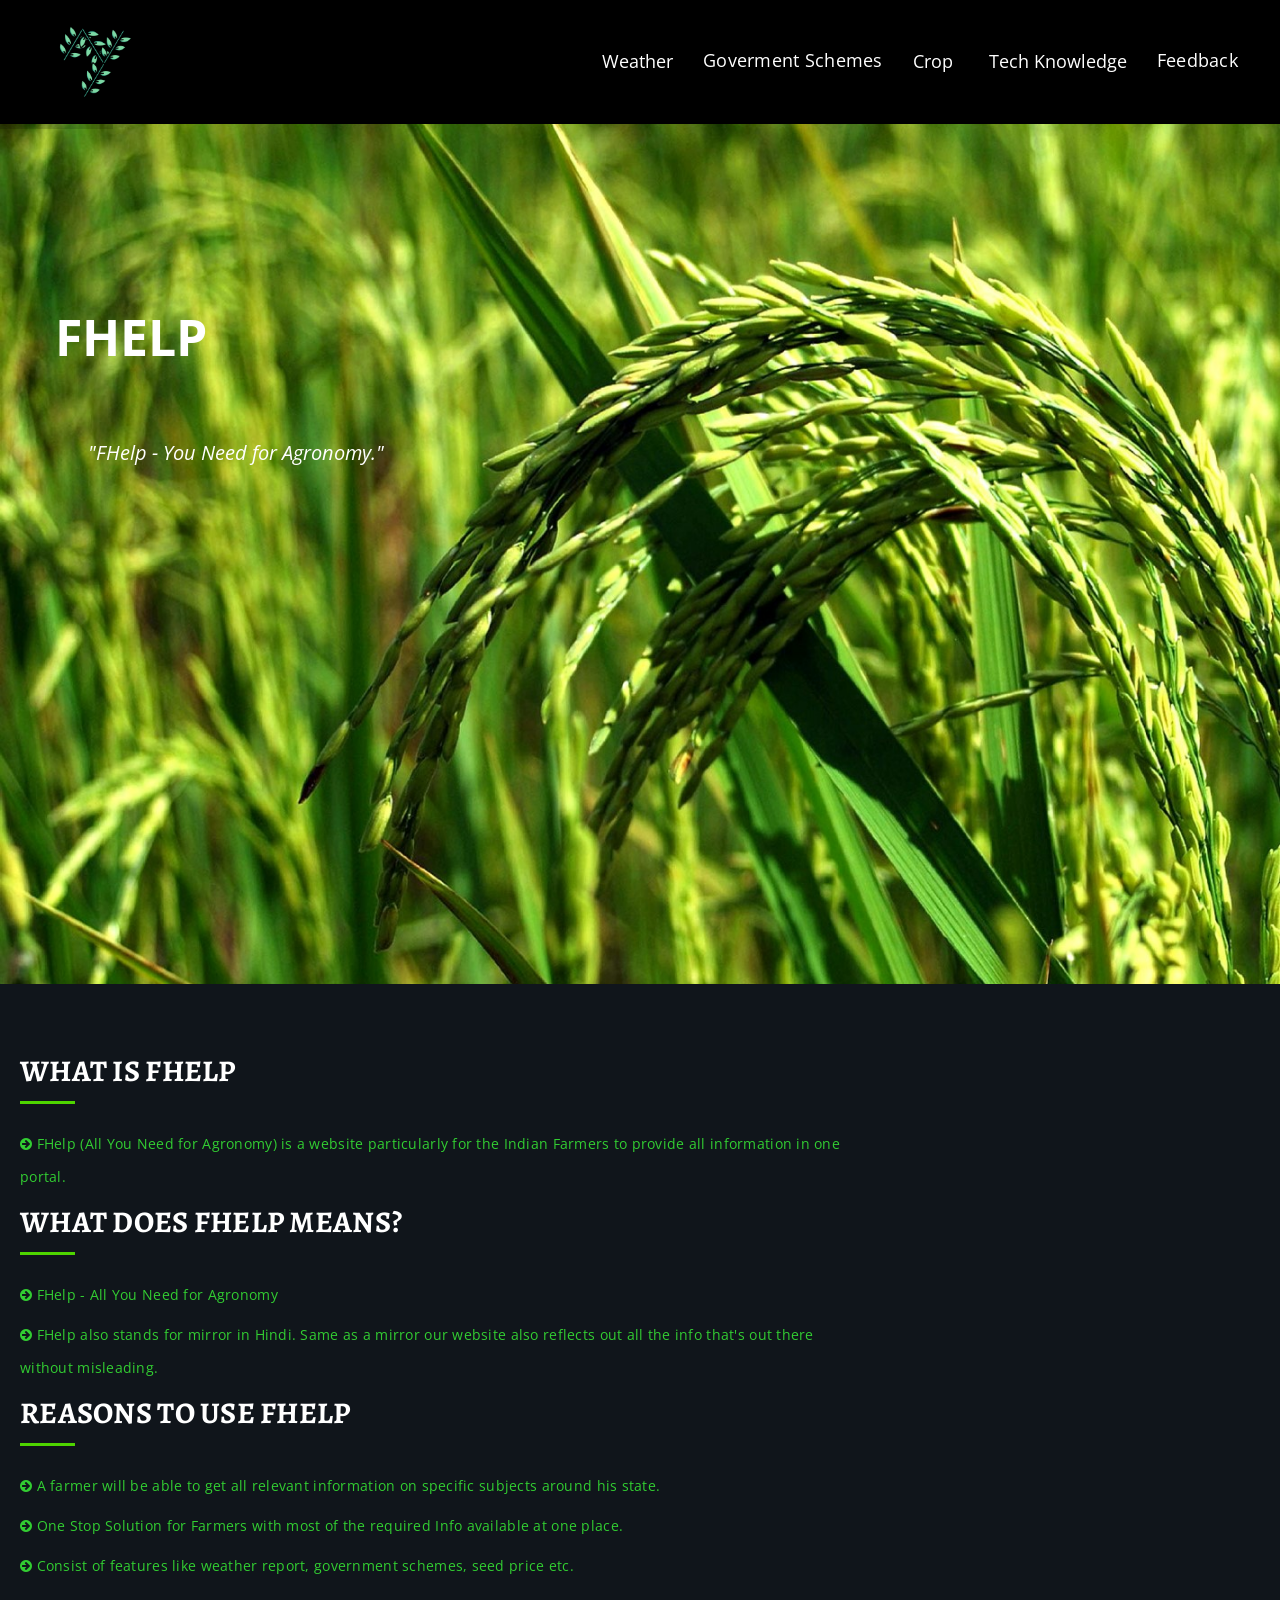
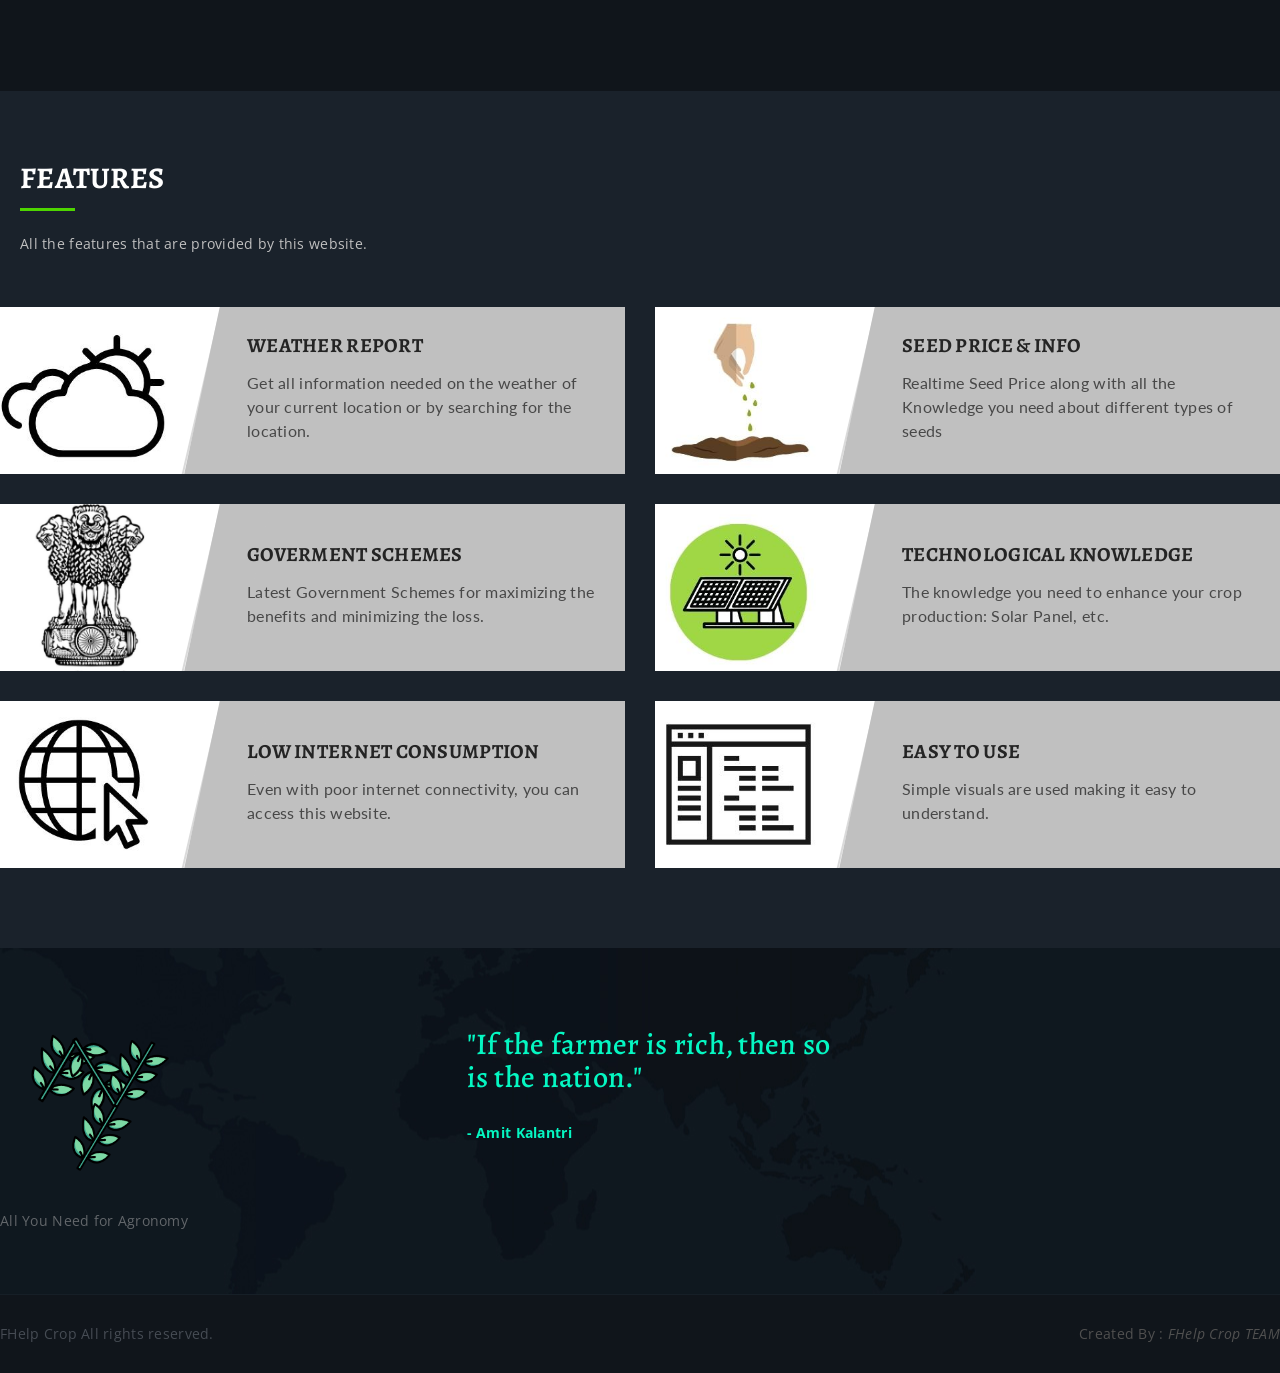
<file: Crop_web/index.html>
<!DOCTYPE html>
<html lang="en">

<head>
	<meta name="viewport" content="width=device-width , initial-scale=1.0">
	<meta http-equiv="X-UA-Compatible" content="IE=edge">
	<meta charset="UTF-8">
	<title>FHelp Crop</title>
	<!-- viewport meta -->
	<meta name="FHelp Crop" content="All You Need for Agronomy">

	<!-- styles -->
	<!-- helpers -->
	<link rel="stylesheet" href="plugins/bootstrap/css/bootstrap.min.css">
	<!-- fontawesome css -->
	<link rel="stylesheet" href="plugins/font-awesome/css/font-awesome.min.css">
	<!-- strock gap icons -->
	<link rel="stylesheet" href="plugins/Stroke-Gap-Icons-Webfont/style.css">
	<!-- revolution slider css -->
	<link rel="stylesheet" href="plugins/revolution/css/settings.css">
	<link rel="stylesheet" href="plugins/revolution/css/layers.css">
	<link rel="stylesheet" href="plugins/revolution/css/navigation.css">
	<!-- flaticon css -->
	<link rel="stylesheet" href="plugins/flaticon/flaticon.css">
	<!-- jQuery ui css -->
	<link href="plugins/jquery-ui-1.11.4/jquery-ui.css" rel="stylesheet">
	<!-- owl carousel css -->
	<link rel="stylesheet" href="plugins/owl.carousel-2/assets/owl.carousel.css">
	<link rel="stylesheet" href="plugins/owl.carousel-2/assets/owl.theme.default.min.css">
	<!-- animate css -->
	<link rel="stylesheet" href="plugins/animate.min.css">
	<!-- fancybox -->
	<link rel="stylesheet" href="plugins/fancyapps-fancyBox/source/jquery.fancybox.css">
	<link rel="icon" href="images/aynaLogo.png" type="image/gif" sizes="16x16">


	<!-- master stylesheet -->
	<link rel="stylesheet" href="css/style.css">
	<!-- responsive stylesheet -->
	<link rel="stylesheet" href="css/responsive.css">



</head>
<body>

	<style type="text/css">

		.header {
			overflow: hidden;
			background-color: black;
			padding: 10px 30px ;
		}

		.header a {
			float: left;
			color: white;
			text-align: center;
			padding: 12px;
			text-decoration: none;
			font-size: 18px;
			line-height: 25px;
			border-radius: 4px;
		}

		.header a.logo {
			font-size: 25px;
			font-weight: bold;
		}
		.header a.logo:hover {
			background-color: black;	
		}

		.header a:hover {
			background-color: rgb(86, 246, 11);
			color: black;
		}

		.header a.active {
			background-color: dodgerblue;
			color: white;
		}

		.header-right {
			float: right;
		}
		.subnav {
			float: left;
			overflow: hidden;
			padding: 12px;
			text-decoration: none;
			font-size: 18px;
			line-height: 25px;
			border-radius: 4px;
		}

		.subnav .subnavbtn {
			border: none;
			outline: none;
			color: white;

			background-color: inherit;
			font-family: inherit;
			margin: 0;
		}


		.subnav-content {
			display: none;
			position: absolute;

			background-color: black;
			z-index: 1;
		}

		.subnav-content a {
			float: left;
			color: white;
			text-decoration: none;
		}

		.subnav-content a:hover {
		    background-color: rgb(6, 240, 26);
		    color: black;
		}

		.subnav:hover .subnav-content {
		    display: block;
		}

		.subnav-content {
			list-style: none;     /* remove bullets */
			padding: 0;           /* remove left spacing */
			margin: 0;
		}

		.subnav-content li {
			list-style: none;     /* extra safety */
		}
</style>


<!-- Start mainmenu -->
<header>
	<div class="header">
	 <a href="#default" class="logo"><img style="height: 80px;" src="images/footer-logo.png" alt="logo"></a>
	 <br>
	  <div class="header-right">
	   <div class="subnav">
		   <button class="subnavbtn">Weather<i class="#"></i></button>
		   <div class="subnav-content">
		   <li><a href="weatherwebsite/index.html">Search</a></li>
		   <li><a href="weatherwebsite/currentLocationW/index.html">Your Current Location</a></li>
		   </div>
	   </div>
	   <a href="govts.html">Goverment Schemes</a>
	   <div class="subnav">
		   <button class="subnavbtn">Crop<i class="#"></i></button>
		   <div class="subnav-content">
		   <li><a href="seed.html">Info on Seeds</a></li>
		   <li><a href="seed price.html">Current Seeds Price</a></li>
		   <li><a href="Fertilizer.html">Fertilizer</a></li>
		   </div>
	   </div>
	   <div class="subnav">
		<button class="subnavbtn">Tech Knowledge<i class="#"></i></button>
		<div class="subnav-content">
		<li><a href="solarpanel.html">Solar Panel</a></li>
		<li><a href="tech.html">Modern Day Tech</a></li>
		</div>
	</div>
	   <a href="Feedback.html">Feedback</a>
	   </div>

</div>

</header>
<!-- End mainmenu -->


<section class="rev_slider_wrapper thm-banner-wrapper">
	<div id="slider1" class="rev_slider"  data-version="5.0">
		<ul>

			<li data-transition="parallaxvertical" data-ease="SlowMo.ease">
				<img src="images/slider/crop.jpg"  alt="Crop Background">
				<div class="tp-caption sfb tp-resizeme caption-h1"
			        data-x="left" data-hoffset="0"
			        data-y="top" data-voffset="188"
			        data-whitespace="nowrap"
			        data-transform_idle="o:1;"
			        data-transform_in="o:0"
			        data-transform_out="o:0"
			        data-start="500">
					FHelp
			    </div>
				<div class="tp-caption sfb tp-resizeme caption-p"
			        data-x="left" data-hoffset="33"
			        data-y="top" data-voffset="315"
			        data-whitespace="nowrap"
			        data-transform_idle="o:1;"
			        data-transform_in="o:0"
			        data-transform_out="o:0"
			        data-start="1000">
					"FHelp - <strong>You Need for Agronomy</strong>."
			    </div>

			</li>

			<li data-transition="parallaxvertical" data-ease="SlowMo.ease">
				<img src="images/slider/11.jpeg"  alt="Farms">
				<div class="tp-caption sfb tp-resizeme caption-h1"
			        data-x="left" data-hoffset="0"
			        data-y="top" data-voffset="248"
			        data-whitespace="nowrap"
			        data-transform_idle="o:1;"
			        data-transform_in="o:0"
			        data-transform_out="o:0"
			        data-start="500">
					Our<br> Vision
			    </div>
				<div class="tp-caption sfb tp-resizeme caption-p"
			        data-x="left" data-hoffset="0"
			        data-y="top" data-voffset="375"
			        data-whitespace="nowrap"
			        data-transform_idle="o:1;"
			        data-transform_in="o:0"
			        data-transform_out="o:0"
			        data-start="1000">
					Is to create awareness related to Farming Technics and Technology in Farmers community.
			    </div>
				<div class="tp-caption sfl tp-resizeme"
			        data-x="left" data-hoffset="0"
			        data-y="top" data-voffset="500"
			        data-whitespace="nowrap"
			        data-transform_idle="o:1;"
			        data-transform_in="o:0"
			        data-transform_out="o:0"
			        data-start="1500">
			    </div>
			</li>
			<li data-transition="parallaxvertical" data-ease="SlowMo.ease">
				<img src="images/slider/bg2.jpg"  alt="crop">
				<div class="tp-caption sfb tp-resizeme caption-h1"
			        data-x="left" data-hoffset="0"
			        data-y="top" data-voffset="248"
			        data-whitespace="nowrap"
			        data-transform_idle="o:1;"
			        data-transform_in="o:0"
			        data-transform_out="o:0"
			        data-start="500">
					Our<br>VISION
			    </div>
				<div class="tp-caption sfb tp-resizeme caption-p"
			        data-x="left" data-hoffset="0"
			        data-y="top" data-voffset="375"
			        data-whitespace="nowrap"
			        data-transform_idle="o:1;"
			        data-transform_in="o:0"
			        data-transform_out="o:0"
			        data-start="1000">
			        Is to work for farmers problem and introduce them to various policies and Technology related to farming.
			    </div>
				<div class="tp-caption sfl tp-resizeme"
			        data-x="left" data-hoffset="0"
			        data-y="top" data-voffset="500"
			        data-whitespace="nowrap"
			        data-transform_idle="o:1;"
			        data-transform_in="o:0"
			        data-transform_out="o:0"
			        data-start="1500">
					<!--<a href="about.html" class="thm-btn">About Us <i class="fa fa-arrow-right"></i></a>-->
			    </div>
			</li>

			<li data-transition="parallaxvertical" data-ease="SlowMo.ease">
				<img src="images/slider/12.jpeg"  alt="farms">
				<div class="tp-caption sfb tp-resizeme caption-h1"
			        data-x="left" data-hoffset="0"
			        data-y="bottom" data-voffset="0"
			        data-whitespace="nowrap"
			        data-transform_idle="o:1;"
			        data-transform_in="o:0"
			        data-transform_out="o:0"
			        data-start="500">

			    </div>
				<div class="tp-caption sfb tp-resizeme caption-h1"
			        data-x="right" data-hoffset="0"
			        data-y="bottom" data-voffset="0"
			        data-whitespace="nowrap"
			        data-transform_idle="o:1;"
			        data-transform_in="o:0"
			        data-transform_out="o:0"
			        data-start="1700">

			    </div>
				<div class="tp-caption sfb tp-resizeme caption-p"
			        data-x="right" data-hoffset="50"
			        data-y="top" data-voffset="275"
			        data-whitespace="nowrap"
			        data-transform_idle="o:1;"
			        data-transform_in="o:0"
			        data-transform_out="o:0"
			        data-start="1100">
					"Farming looks mighty easy when your plow is a pencil,<br> and you're a thousand miles from the corn field." <br> - President Dwight D. Eisenhower			    </div>
			    <div class="tp-caption sfl tp-resizeme"
			        data-x="right" data-hoffset="460"
			        data-y="top" data-voffset="360"
			        data-whitespace="nowrap"
			        data-transform_idle="o:1;"
			        data-transform_in="o:0"
			        data-transform_out="o:0"
			        data-start="1500">
					<!--<a href="https://www.vitbhopal.ac.in/" class="thm-btn inverse">VIT Bhopal <i class="fa fa-arrow-right"></i></a>-->
			    </div>
			</li>
		</ul>
	</div>
</section>

<section class="about-info-box sec-padding">
	<div class="thm-container">
		<div class="row">


			<div class="col-lg-8 col-md-8">
				<div class="sec-title">
					<h2><span>What is FHelp</span></h2>
					<ul class="bulleted-list">
					<li><i class="fa fa-arrow-circle-right"></i> FHelp (All You Need for Agronomy) is a website particularly for the Indian Farmers to provide all information in one portal.</li>
					</ul>
					<h2><span>What does FHelp means?</span></h2>
					<ul class="bulleted-list">
						<li><i class="fa fa-arrow-circle-right"></i> FHelp - All You Need for Agronomy</li>
						<li><i class="fa fa-arrow-circle-right"></i> FHelp also stands for mirror in Hindi. Same as a mirror our website also reflects out all the info that's out there without misleading.</li>
					</ul>
					<h2><span>Reasons to Use FHelp</span></h2>
					<ul class="bulleted-list">
					<li><i class="fa fa-arrow-circle-right"></i> A farmer will be able to get all relevant information on specific subjects around his state.</li>
					<li><i class="fa fa-arrow-circle-right"></i> One Stop Solution for Farmers with most of the required Info available at one place.</li>
					<li><i class="fa fa-arrow-circle-right"></i> Consist of features like weather report, government schemes, seed price etc.</li>
					</ul>
				</div>
			</div>
		</div>
	</div>
</section>

<section class="welcome-services home-one">
	<div class="thm-container">
		<div class="sec-title">
			<h2><span>Features</span></h2>
			<p>All the features that are provided by this website.</p>
		</div>
		<div class="row">
			<div class="col-md-6">
				<div class="welcome-single-services">
					<div class="img-box">
						<img src="images/welcome-services/18.jpg" alt="weather">
					</div>
					<div class="text-box">
						<div class="content">
							<h3>Weather Report</h3>
							<p>Get all information needed on the weather of your current location or by searching for the location.</p>
						</div>
					</div>
				</div>
			</div>
			<div class="col-md-6">
				<div class="welcome-single-services">
					<div class="img-box">
						<img src="images/welcome-services/2.jpg" alt="seed">
					</div>
					<div class="text-box">
						<div class="content">
							<h3>Seed Price & Info</h3>
							<p>Realtime Seed Price along with all the Knowledge you need about different types of seeds</p>
						</div>
					</div>
				</div>
			</div>
			<div class="col-md-6">
				<div class="welcome-single-services">
					<div class="img-box">
						<img src="images/welcome-services/19.png" alt="Govt Schemes">
					</div>
					<div class="text-box">
						<div class="content">
							<h3>Goverment Schemes</h3>
							<p>Latest Government Schemes for maximizing the benefits and minimizing the loss.</p>
						</div>
					</div>
				</div>
			</div>
			<div class="col-md-6">
				<div class="welcome-single-services">
					<div class="img-box">
						<img src="images/welcome-services/3.jpg" alt="Tech">
					</div>
					<div class="text-box">
						<div class="content">
							<h3>Technological Knowledge</h3>
							<p>The knowledge you need to enhance your crop production: Solar Panel, etc.</p>
						</div>
					</div>
				</div>
			</div>
			<div class="col-md-6">
				<div class="welcome-single-services">
					<div class="img-box">
						<img src="images/welcome-services/5.jpg" alt="Internet">
					</div>
					<div class="text-box">
						<div class="content">
							<h3>Low Internet Consumption</h3>
							<p>Even with poor internet connectivity, you can access this website.</p>
						</div>
					</div>
				</div>
			</div>
			<div class="col-md-6">
				<div class="welcome-single-services">
					<div class="img-box">
						<img src="images/welcome-services/7.jpg" alt="Ui Ux">
					</div>
					<div class="text-box">
						<div class="content">
							<h3>Easy to Use</h3>
							<p>Simple visuals are used making it easy to understand.</p>
						</div>
					</div>
				</div>
			</div>
		</div>
	</div>
</section>


<footer id="footer" class="sec-padding">
	<div class="thm-container">
		<div class="row">
			<div class="col-md-4 col-sm-6 footer-widget">
				<div class="about-widget">
					<a href="index.html"><img style="height: 150px;" src="images/footer-logo.png" alt="logo"/></a>
					<p>All You Need for Agronomy</p>
				</div>
			</div>
			<div class="col-md-4 col-sm-6 footer-widget">
				<div class="pl-30">
					<div class="title" style="color: #05f7c2;">
						<h2><span>"If the farmer is rich, then so is the nation."</span></h2>
						<br>
						<p><strong>- Amit Kalantri</strong></p>
					</div>
				</div>
			</div>
			<div class="col-md-4 col-sm-6 footer-widget">
			</div>
		</div>
	</div>
</footer>

<section class="bottom-bar">
	<div class="thm-container clearfix">
		<div class="pull-left">
			<p>FHelp Crop All rights reserved.</p>
		</div>
		<div class="pull-right">

			<a href="#">Created By : <i>FHelp Crop TEAM</i> </a>

		</div>
	</div>
</section>


<!-- jQuery js -->
<script src="plugins/jquery/jquery-1.11.3.min.js"></script>
<!-- bootstrap js -->
<script src="plugins/bootstrap/js/bootstrap.min.js"></script>
<!-- jQuery ui js -->
<script src="plugins/jquery-ui-1.11.4/jquery-ui.js"></script>
<!-- owl carousel js -->
<script src="plugins/owl.carousel-2/owl.carousel.min.js"></script>
<!-- jQuery appear -->
<script src="plugins/jquery-appear/jquery.appear.js"></script>
<!-- jQuery countTo -->
<script src="plugins/jquery-countTo/jquery.countTo.js"></script>
<!-- jQuery validation -->
<script src="plugins/jquery-validation/dist/jquery.validate.min.js"></script>
<!-- gmap.js helper -->
<script src="http://maps.google.com/maps/api/js"></script>
<!-- gmap.js -->
<script src="plugins/gmap.js"></script>
<!-- mixit up -->
<script src="plugins/jquery.mixitup.min.js"></script>

<!-- revolution slider js -->
<script src="plugins/revolution/js/jquery.themepunch.tools.min.js"></script>
<script src="plugins/revolution/js/jquery.themepunch.revolution.min.js"></script>
<script src="plugins/revolution/js/extensions/revolution.extension.actions.min.js"></script>
<script src="plugins/revolution/js/extensions/revolution.extension.carousel.min.js"></script>
<script src="plugins/revolution/js/extensions/revolution.extension.kenburn.min.js"></script>
<script src="plugins/revolution/js/extensions/revolution.extension.layeranimation.min.js"></script>
<script src="plugins/revolution/js/extensions/revolution.extension.migration.min.js"></script>
<script src="plugins/revolution/js/extensions/revolution.extension.navigation.min.js"></script>
<script src="plugins/revolution/js/extensions/revolution.extension.parallax.min.js"></script>
<script src="plugins/revolution/js/extensions/revolution.extension.slideanims.min.js"></script>
<script src="plugins/revolution/js/extensions/revolution.extension.video.min.js"></script>

<!-- fancy box -->
<script src="plugins/fancyapps-fancyBox/source/jquery.fancybox.pack.js"></script>
<!-- type script -->
<script src="plugins/typed.js-master/dist/typed.min.js"></script>

<!-- theme custom js  -->
<script src="js/main.js"></script>
</body>
</html>
</file>
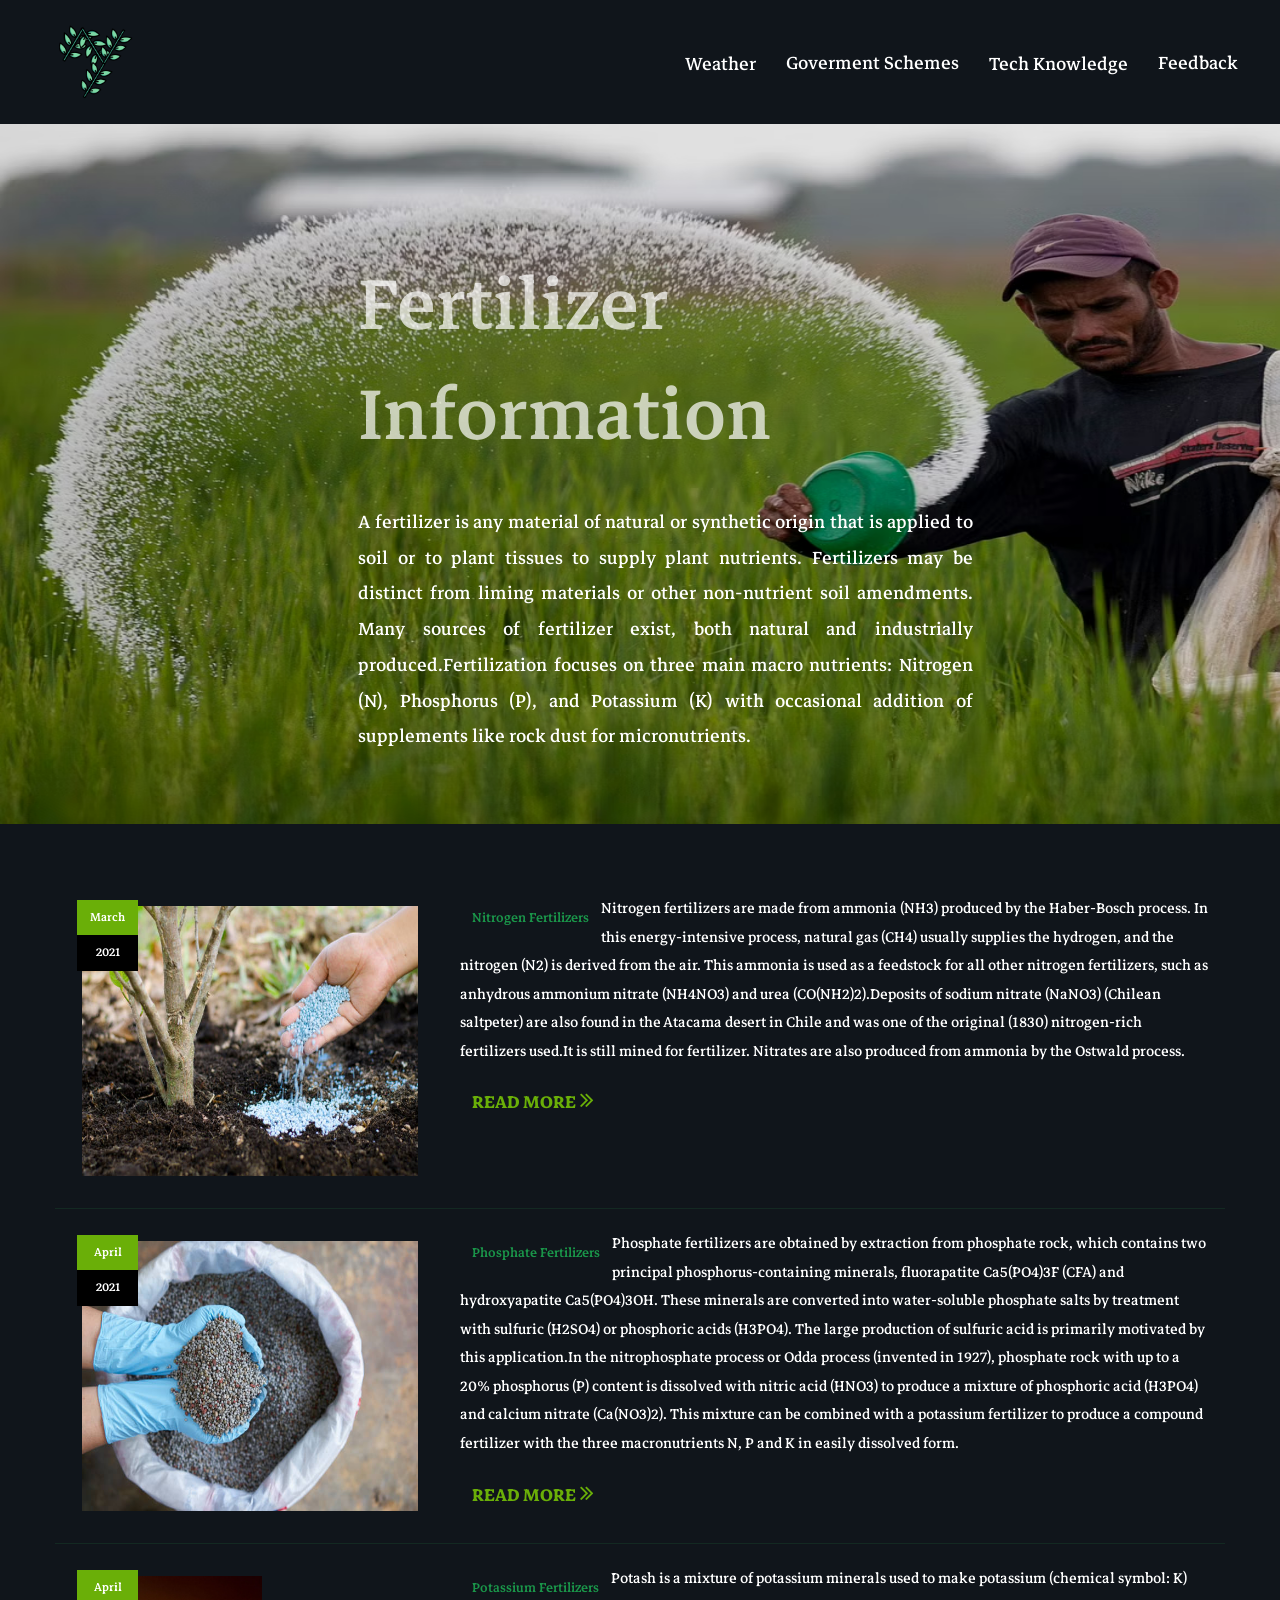
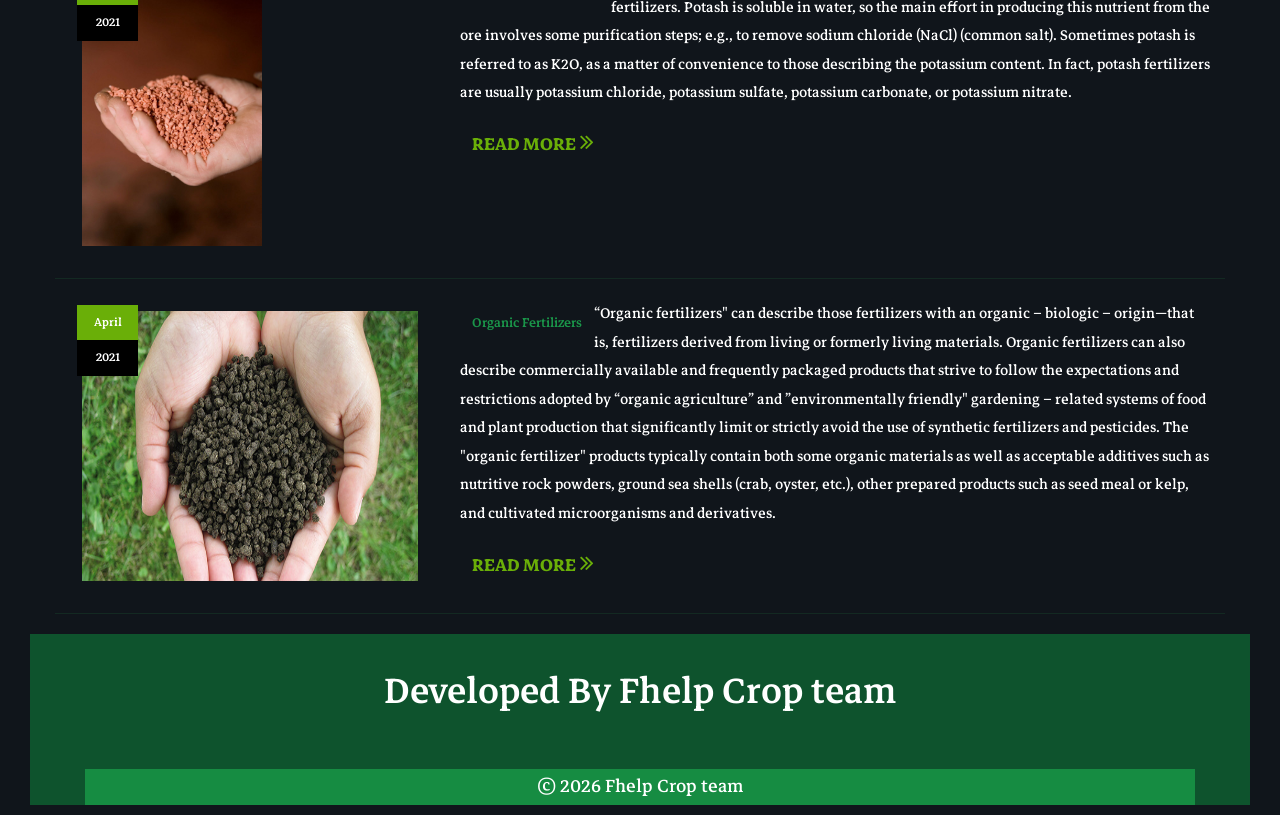
<file: Crop_web/Fertilizer.html>
<!DOCTYPE html>
<html lang="en">
<style type="text/css">

		.header {
			overflow: hidden;
			background-color: #10151b;
			padding: 10px 30px ;
			font-size: 20px;
		}
		.subnav-content {
			list-style: none;     /* remove bullets */
			padding: 0;           /* remove left spacing */
			margin: 0;
		}

		.subnav-content li {
			list-style: none;     /* extra safety */
		}
		.header a {
			float: left;
			color: white;
			text-align: center;
			padding: 12px;
			text-decoration: none;
			font-size: 18px; 
			line-height: 25px;
			border-radius: 4px;
		}
		
		.header a.logo {
			font-size: 25px;
			font-weight: bold;
		}
		.header a.logo:hover {
			background-color: black;
		}
		
		.header a:hover {
			background-color: rgb(86, 246, 11);
			color: black;
		}
		
		.header a.active {
			background-color: dodgerblue;
			color: white;
		}
		
		.header-right {
			float: right;
		}
		.subnav {
			float: left;
			overflow: hidden;
			padding: 12px;
			text-decoration: none;
			font-size: 18px; 
			line-height: 25px;
			border-radius: 4px;
		}
		
		.subnav .subnavbtn {
			border: none;
			outline: none;
			color: white;
			background-color: inherit;
			font-family: inherit;
			margin: 0;
		}
		
		
		.subnav-content {
			display: none;
			position: absolute;
			background-color:#10151b;
			z-index: 1;
		}
		
		.subnav-content a {
			float: left;
			color: white;
			text-decoration: none;
		}
		
		.subnav-content a:hover {
			background-color: rgb(6, 240, 26);
			color: black;
		}
		
		.subnav:hover .subnav-content {
			display: block;
		}
</style>
	<head>
    <meta charset="utf-8">
    <meta http-equiv="X-UA-Compatible" content="IE=edge">
    <meta name="viewport" content="width=device-width, initial-scale=1">
    <title>Fertilizer</title>
    <link href="seed/fertilizer/css/bootstrap.min.css" rel="stylesheet">
    <link href="seed/fertilizer/css/global.css" rel="stylesheet">
	<link href="seed/fertilizer/css/blog.css" rel="stylesheet">
	<link rel="stylesheet" type="text/css" href="seed/fertilizer/css/font-awesome.min.css" />
	<link href="https://fonts.googleapis.com/css?family=Markazi+Text" rel="stylesheet">
    <script src="seed/fertilizer/js/jquery-2.1.1.min.js"></script>
    <script src="seed/fertilizer/js/bootstrap.min.js"></script>

	</head>

<body>


<header>
<div class="header">
		<a href="index.html" class="logo"><img style="height: 80px;" src="images/footer-logo.png" alt="logo"></a>
		<br>
		<div class="header-right">
		<div class="subnav">
			<button style="font-size: 25px;" class="subnavbtn">Weather<i class="#"></i></button>
			<div class="subnav-content">
			<li><a style="font-size: 25px;" href="weatherwebsite/index.html">Search</a></li>
			<li><a style="font-size: 25px;" href="weatherwebsite/currentLocationW/index.html">Your Current Location</a></li>
			</div>
		</div>
		<a style="font-size: 25px;" href="govts.html">Goverment Schemes</a>   
		<div class="subnav">
		<button style="font-size: 25px;" class="subnavbtn">Tech Knowledge<i class="#"></i></button>
		<div class="subnav-content">
		<li><a href="solarpanel.html">Solar Panel</a></li>
		<li><a href="tech.html">Modern Day Tech</a></li>
		</div>
	</div>
		<a style="font-size: 25px;" href="Feedback.html">Feedback</a>
		</div>
</div>

</header>



	<div class="top"  >
<img src="seed/fertilizer/img/i1.jpeg" alt="fertilizer" height=700px width=1450px>



</div>

<div class="centered">
	<h1 style="color:white";>Fertilizer Information</h1>
</div>


<div class ="centered2">
<p align="justify">A fertilizer is any material of natural or synthetic origin that is applied to soil or to plant tissues to supply plant nutrients. Fertilizers may be distinct from liming materials or other non-nutrient soil amendments. Many sources of fertilizer exist, both natural and industrially produced.Fertilization focuses on three main macro nutrients: Nitrogen (N), Phosphorus (P), and Potassium (K) with occasional addition of supplements like rock dust for micronutrients.</p>
</div>
<div class="header">



<section id="blog">
<div class="container">
	<div class="row">
		<div class="col-sm-12 space_all">
		<div class="blog_1 mgt clearfix">
		<div class="col-sm-4 clearfix">
		<div class="blog_home1i clearfix">
			<div class="grid clearfix">
			<figure class="effect-jazz">
				<a href="seed/fertilizer/detail.html"><img src="seed/fertilizer/img/i2.jpeg" height="270" class="iw mgt" alt="img25"></a>
			</figure>
		</div>
			<div class="blog_home1il clearfix">
			<h6 class="mgt"><span class="date">March</span> <span class="year">2021</span></h6>	
			</div>
		</div>
		</div>
		<div class="col-sm-8 clearfix">
		<div class="blog_1r">
			<h3 class="mgt"><a href="seed/fertilizer/detail.html">Nitrogen Fertilizers</a></h3>
			
			<p>Nitrogen fertilizers are made from ammonia (NH3) produced by the Haber-Bosch process. In this energy-intensive process, natural gas (CH4) usually supplies the hydrogen, and the nitrogen (N2) is derived from the air. This ammonia is used as a feedstock for all other nitrogen fertilizers, such as anhydrous ammonium nitrate (NH4NO3) and urea (CO(NH2)2).Deposits of sodium nitrate (NaNO3) (Chilean saltpeter) are also found in the Atacama desert in Chile and was one of the original (1830) nitrogen-rich fertilizers used.It is still mined for fertilizer. Nitrates are also produced from ammonia by the Ostwald process.</p>
			<h5><a href="seed/fertilizer/detail.html">READ MORE <i class="fa fa-angle-double-right"></i></a></h5>

		</div>
		</div>
		</div>
		<div class="blog_1 clearfix">
		<div class="col-sm-4 clearfix">
		<div class="blog_home1i clearfix">
			<div class="grid clearfix">
			<figure class="effect-jazz">
				<a href="seed/fertilizer/detail2.html"><img src="seed/fertilizer/img/i3.jpeg" height="270" class="iw mgt" alt="img25"></a>
			</figure>
		</div>
			<div class="blog_home1il clearfix">
			<h6 class="mgt"><span class="date">April</span> <span class="year">2021</span></h6>	
			</div>
		</div>
		</div>
		<div class="col-sm-8 clearfix">
		<div class="blog_1r">
			<h3 class="mgt"><a href="seed/fertilizer/detail2.html">Phosphate Fertilizers</a></h3>
			<p>Phosphate fertilizers are obtained by extraction from phosphate rock, which contains two principal phosphorus-containing minerals, fluorapatite Ca5(PO4)3F (CFA) and hydroxyapatite Ca5(PO4)3OH. These minerals are converted into water-soluble phosphate salts by treatment with sulfuric (H2SO4) or phosphoric acids (H3PO4). The large production of sulfuric acid is primarily motivated by this application.In the nitrophosphate process or Odda process (invented in 1927), phosphate rock with up to a 20% phosphorus (P) content is dissolved with nitric acid (HNO3) to produce a mixture of phosphoric acid (H3PO4) and calcium nitrate (Ca(NO3)2). This mixture can be combined with a potassium fertilizer to produce a compound fertilizer with the three macronutrients N, P and K in easily dissolved form.</p>
			<h5><a href="seed/fertilizer/detail2.html">READ MORE <i class="fa fa-angle-double-right"></i></a></h5>
			
		</div>
		</div>
		</div>
		<div class="blog_1 clearfix">
		<div class="col-sm-4 clearfix">
		<div class="blog_home1i clearfix">
			<div class="grid clearfix">
			<figure class="effect-jazz">
				<a href="seed/fertilizer/detail3.html"><img src="seed/fertilizer/img/i5.jpeg" height="270" class="iw mgt" alt="img25"></a>
			</figure>
		</div>
			<div class="blog_home1il clearfix">
			<h6 class="mgt"><span class="date">April</span> <span class="year">2021</span></h6>	
			</div>
		</div>
		</div>
		<div class="col-sm-8 clearfix">
		<div class="blog_1r">
			<h3 class="mgt"><a href="seed/fertilizer/detail3.html">Potassium Fertilizers</a></h3>

			<p>Potash is a mixture of potassium minerals used to make potassium (chemical symbol: K) fertilizers. Potash is soluble in water, so the main effort in producing this nutrient from the ore involves some purification steps; e.g., to remove sodium chloride (NaCl) (common salt). Sometimes potash is referred to as K2O, as a matter of convenience to those describing the potassium content. In fact, potash fertilizers are usually potassium chloride, potassium sulfate, potassium carbonate, or potassium nitrate.</p>
			<h5><a href="seed/fertilizer/detail3.html">READ MORE <i class="fa fa-angle-double-right"></i></a></h5>
			
		</div>
		</div>
		</div>
		<div class="blog_1 clearfix">
		<div class="col-sm-4 clearfix">
		<div class="blog_home1i clearfix">
			<div class="grid clearfix">
			<figure class="effect-jazz">
				<a href="seed/fertilizer/detail4.html"><img src="seed/fertilizer/img/i4.jpeg" height="270" class="iw mgt" alt="img25"></a>
			</figure>
		</div>
			<div class="blog_home1il clearfix">
			<h6 class="mgt"><span class="date">April</span> <span class="year">2021</span></h6>	
			</div>
		</div>
		</div>
		<div class="col-sm-8 clearfix">
		<div class="blog_1r">
			<h3 class="mgt"><a href="seed/fertilizer/detail4.html">Organic Fertilizers</a></h3>
			<p>“Organic fertilizers" can describe those fertilizers with an organic – biologic – origin—that is, fertilizers derived from living or formerly living materials. Organic fertilizers can also describe commercially available and frequently packaged products that strive to follow the expectations and restrictions adopted by “organic agriculture” and ”environmentally friendly" gardening – related systems of food and plant production that significantly limit or strictly avoid the use of synthetic fertilizers and pesticides. The "organic fertilizer" products typically contain both some organic materials as well as acceptable additives such as nutritive rock powders, ground sea shells (crab, oyster, etc.), other prepared products such as seed meal or kelp, and cultivated microorganisms and derivatives.</p>
		<h5><a href="seed/fertilizer/detail4.html">READ MORE <i class="fa fa-angle-double-right"></i></a></h5>

		</div>
		</div>
		</div>
		</div>
	</div>
	</div>
</section>

<section id="footer_main">
	<div class="container">
	<div class="row">
	<div class="col-sm-12">
		<div class="footer_main_1">
		<h2>Developed By Fhelp Crop team</h2>
		</div>
	</div>
	</div>
	</div>
</section>
<section id="footer">
	<div class="container">
	<div class="row">
	<div class="col-sm-12">
	<div class="col-sm-12">
		<div class="footer_5">
		<p>&copy; 2026 Fhelp Crop team</p>
		</div>   
	</div>
	</div>
	</div>
</section>
<script type="text/javascript">
	$("#menu-close").click(function(e) {
    e.preventDefault();
    $("#sidebar-wrapper").toggleClass("active");
	});
	$("#menu-toggle").click(function(e) {
    e.preventDefault();
    $("#sidebar-wrapper").toggleClass("active"); 
	});
	</script>
</body>
</html>
</file>
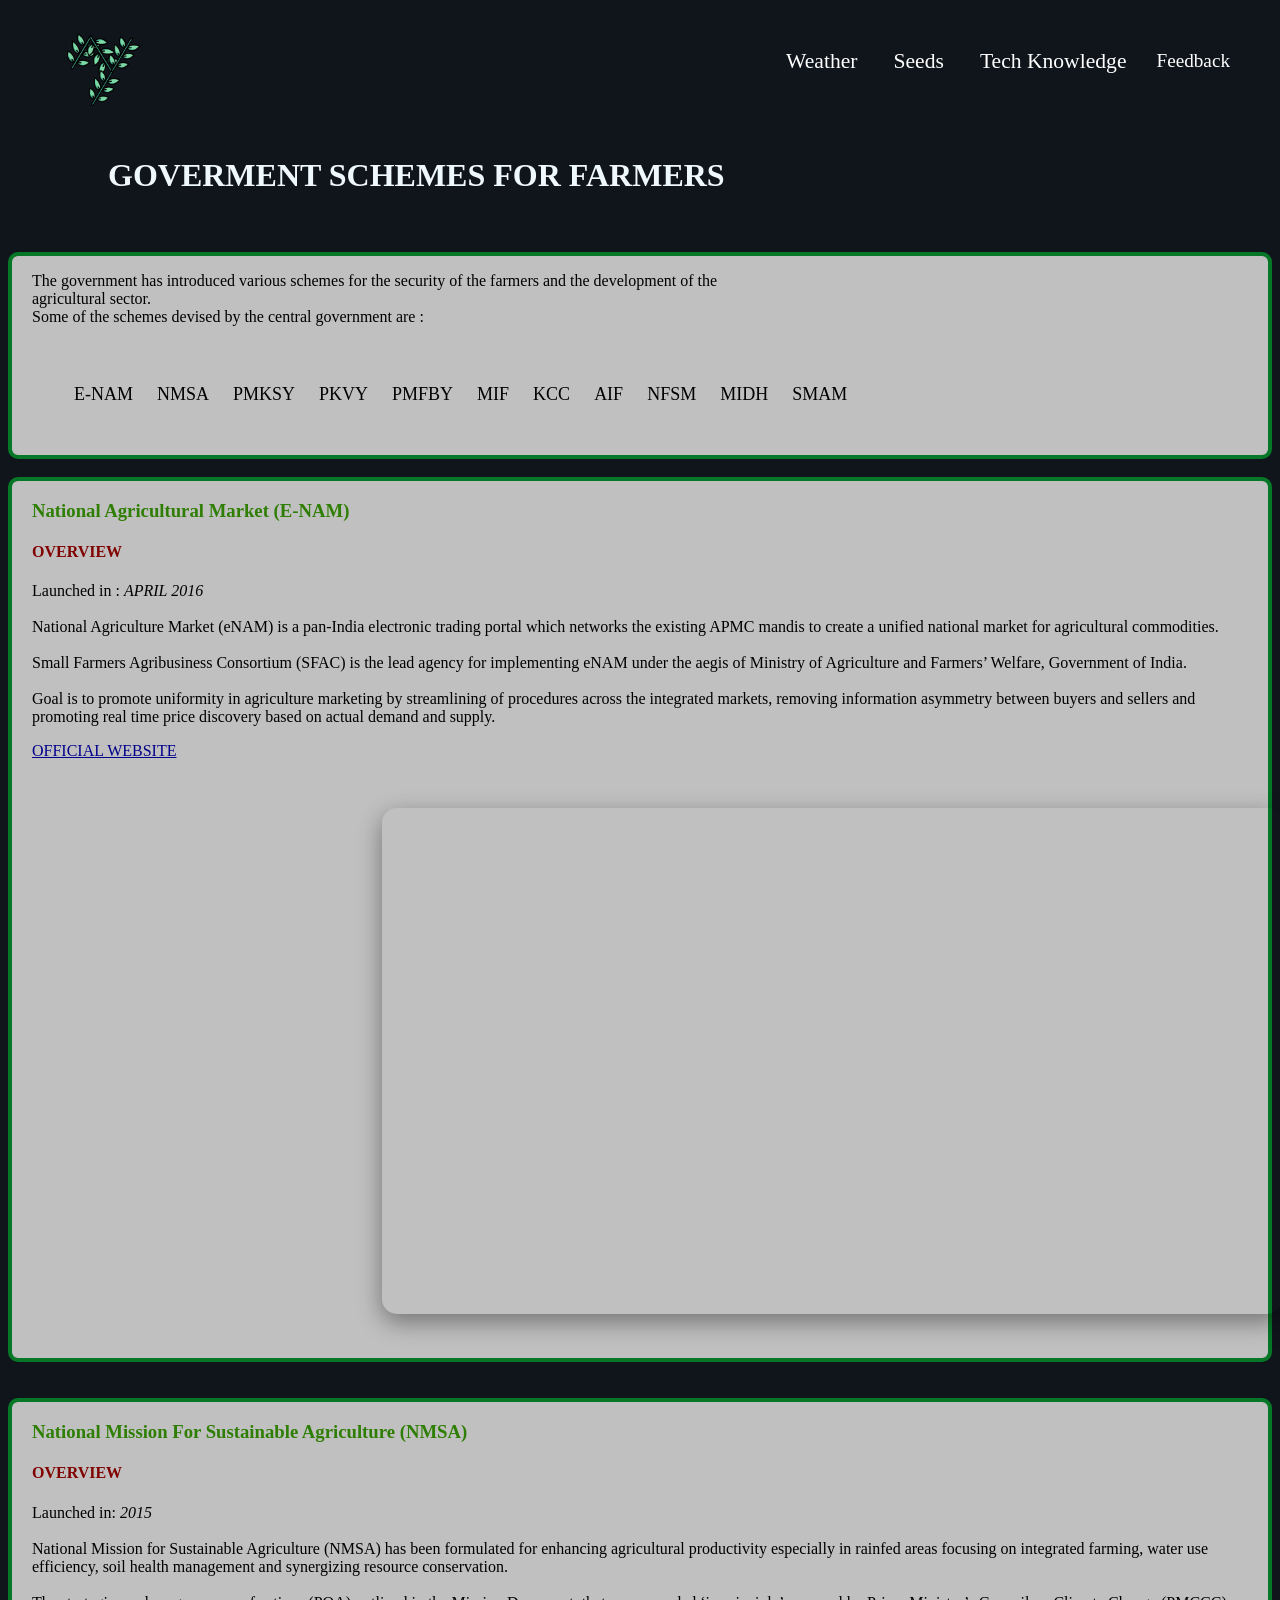
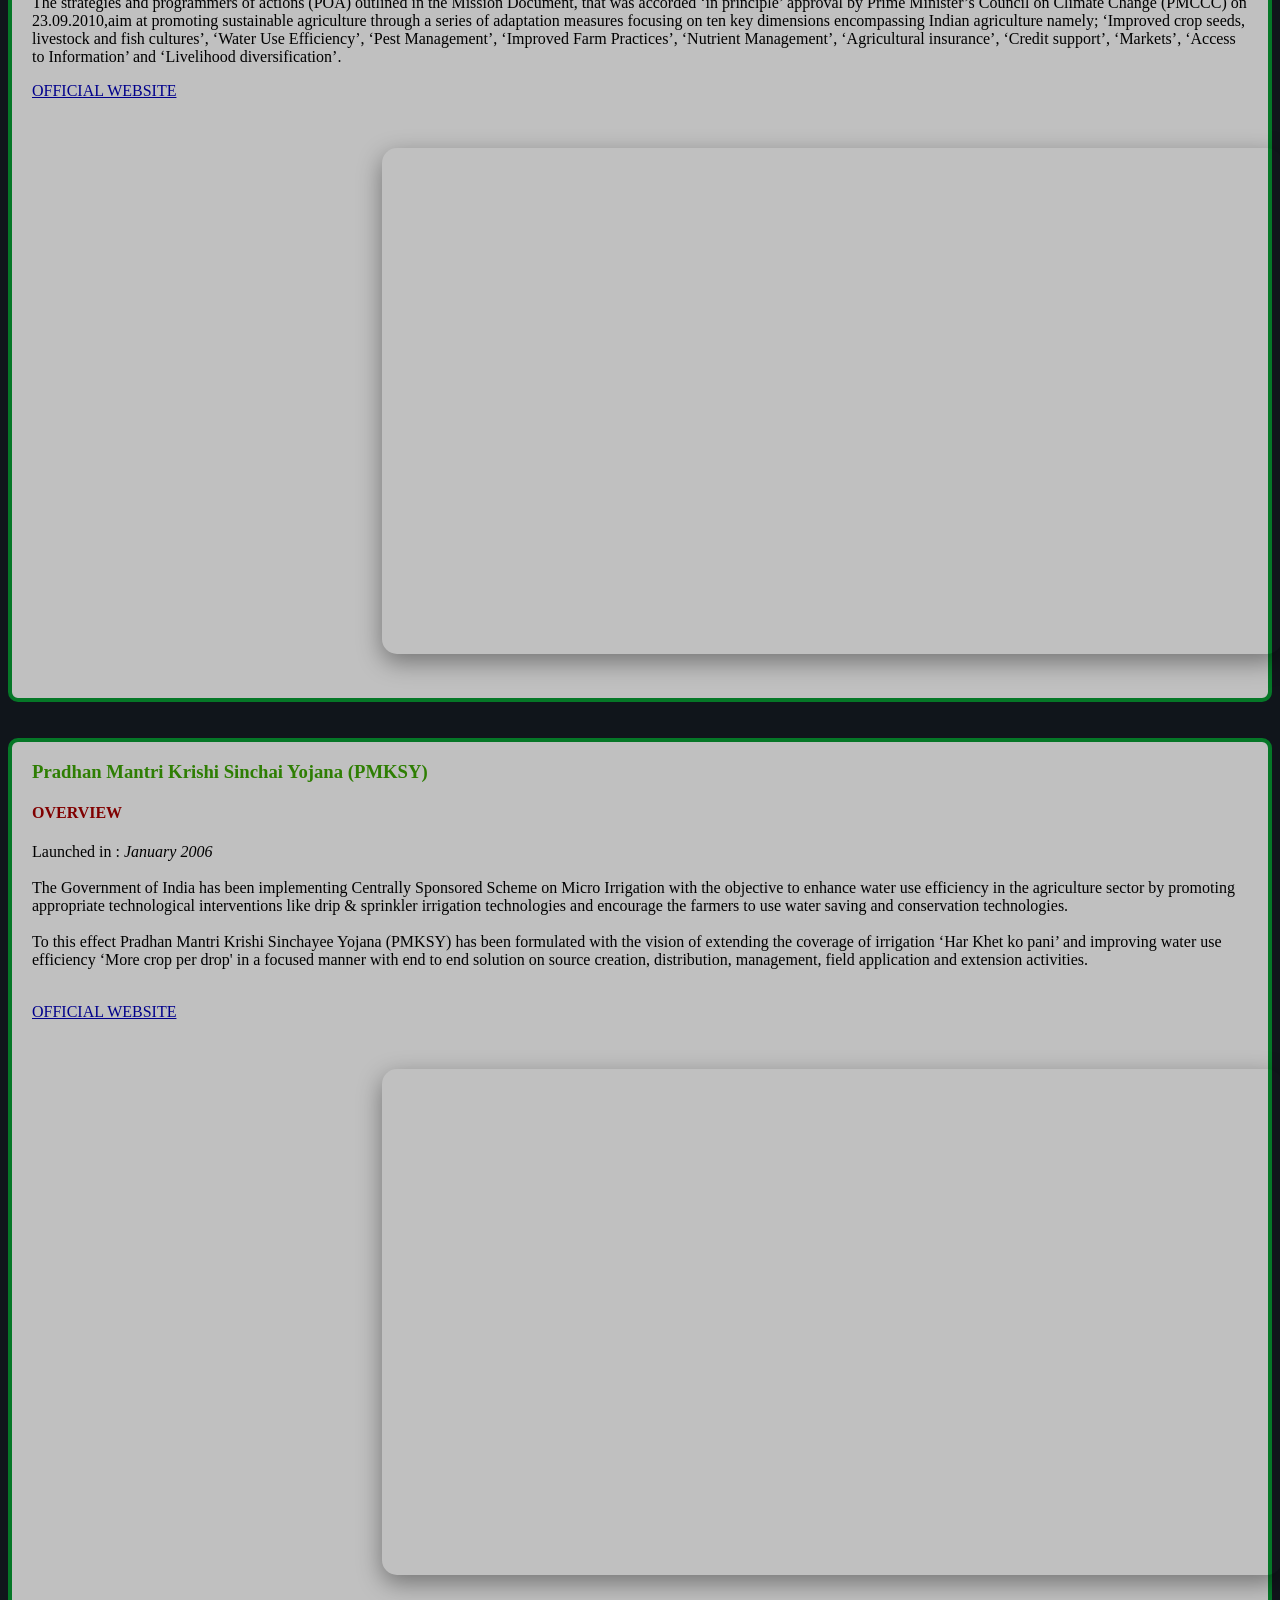
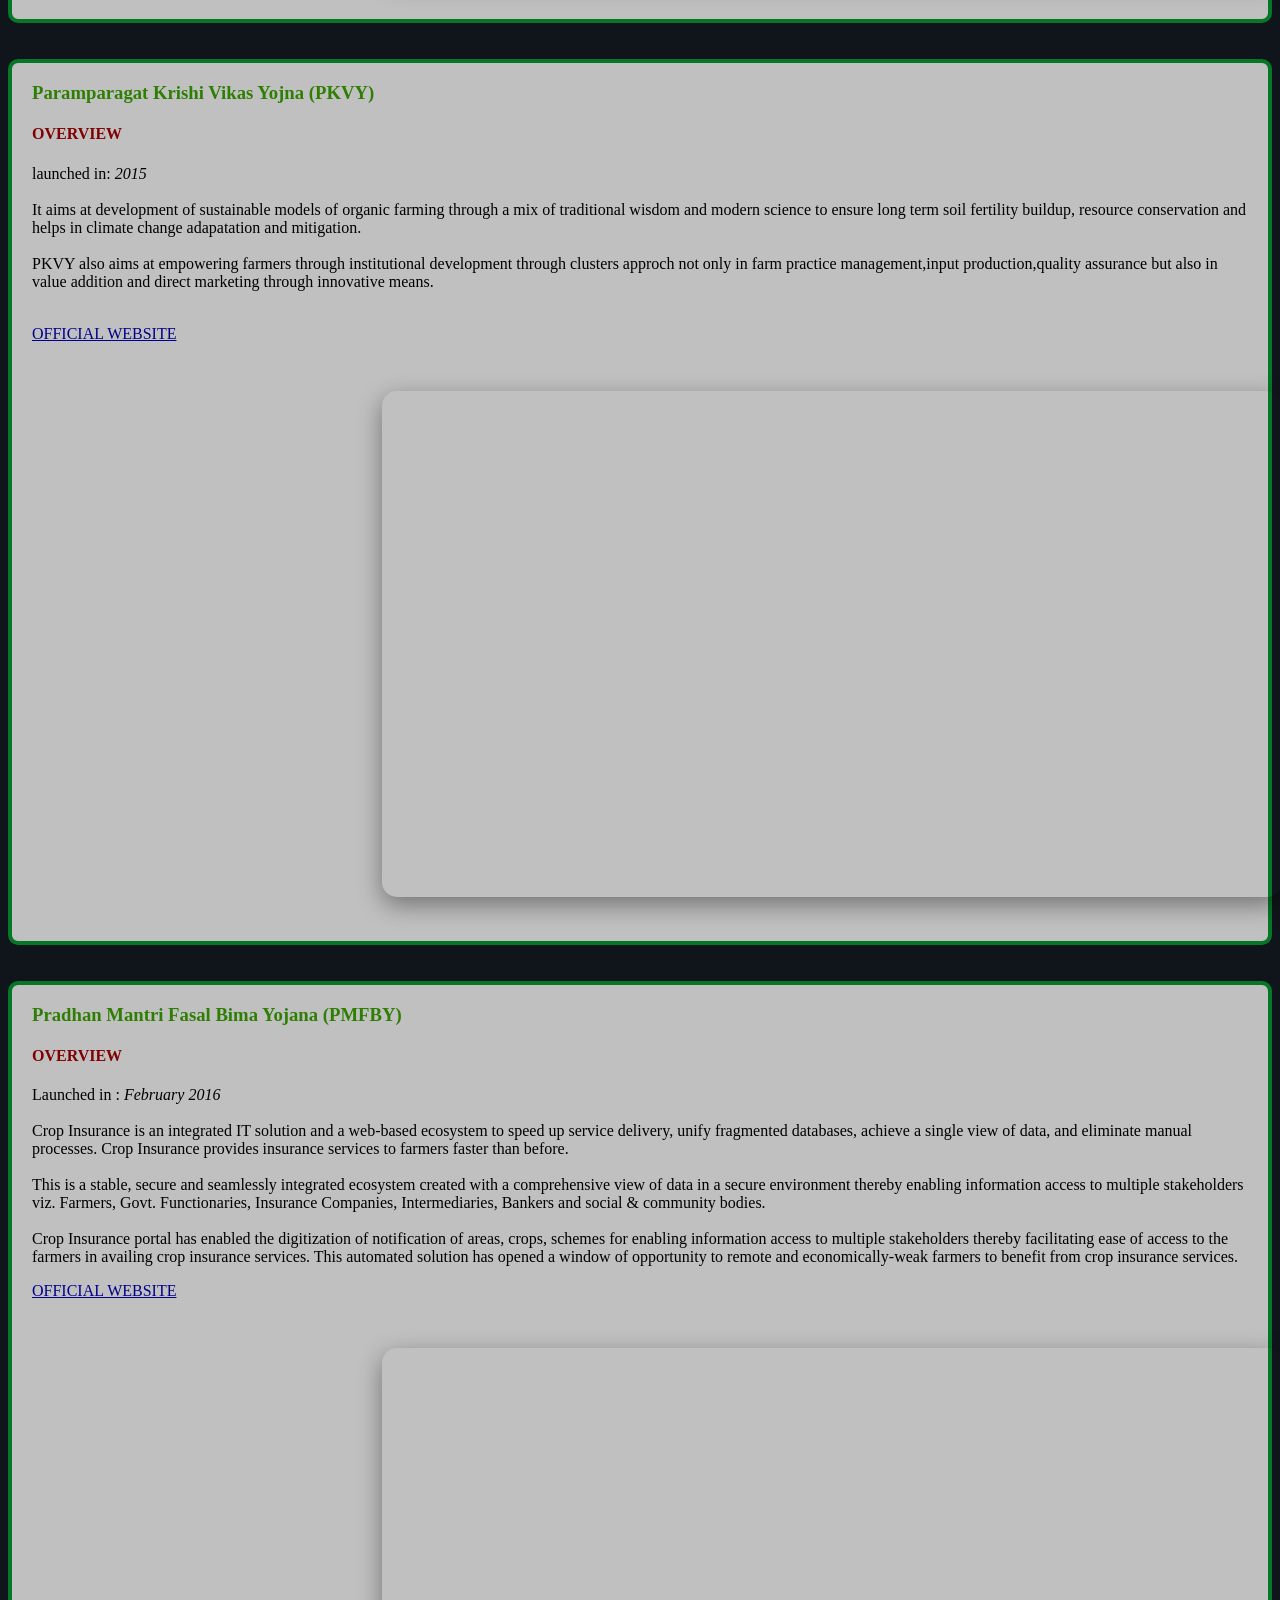
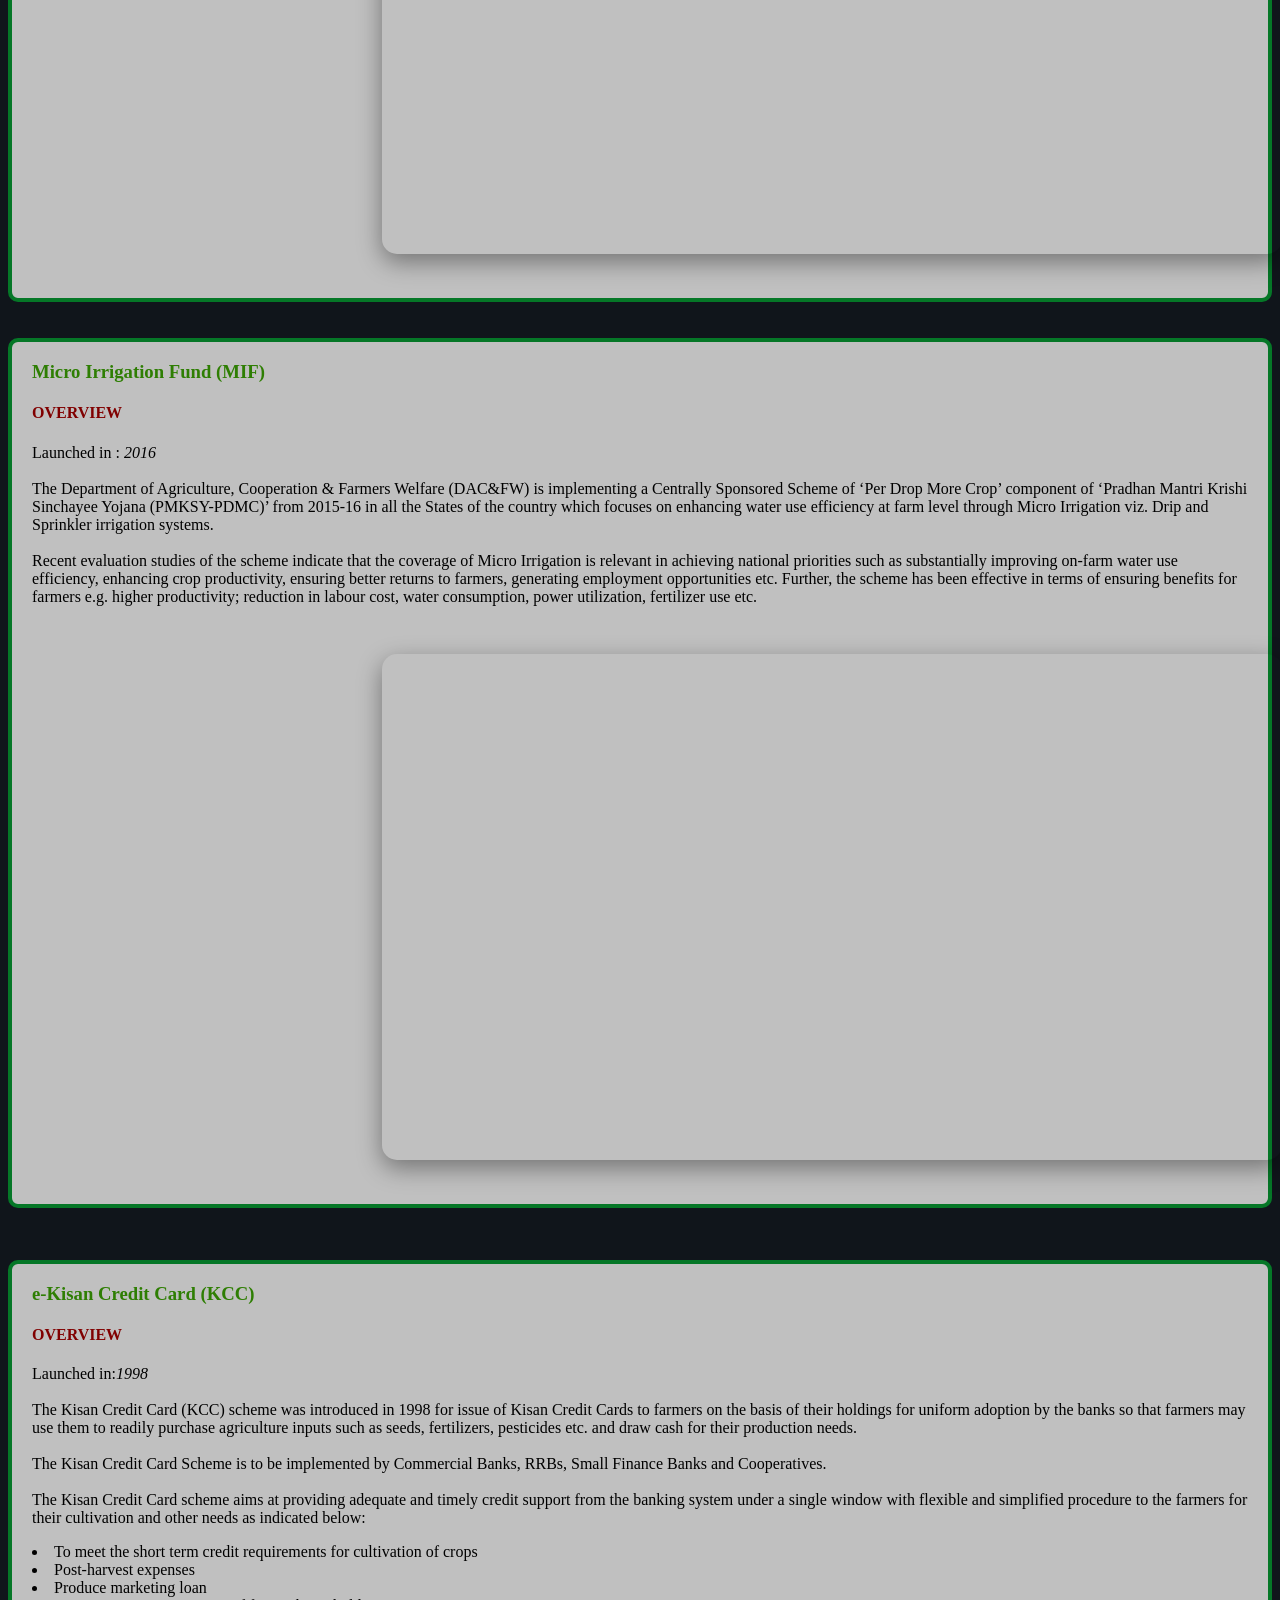
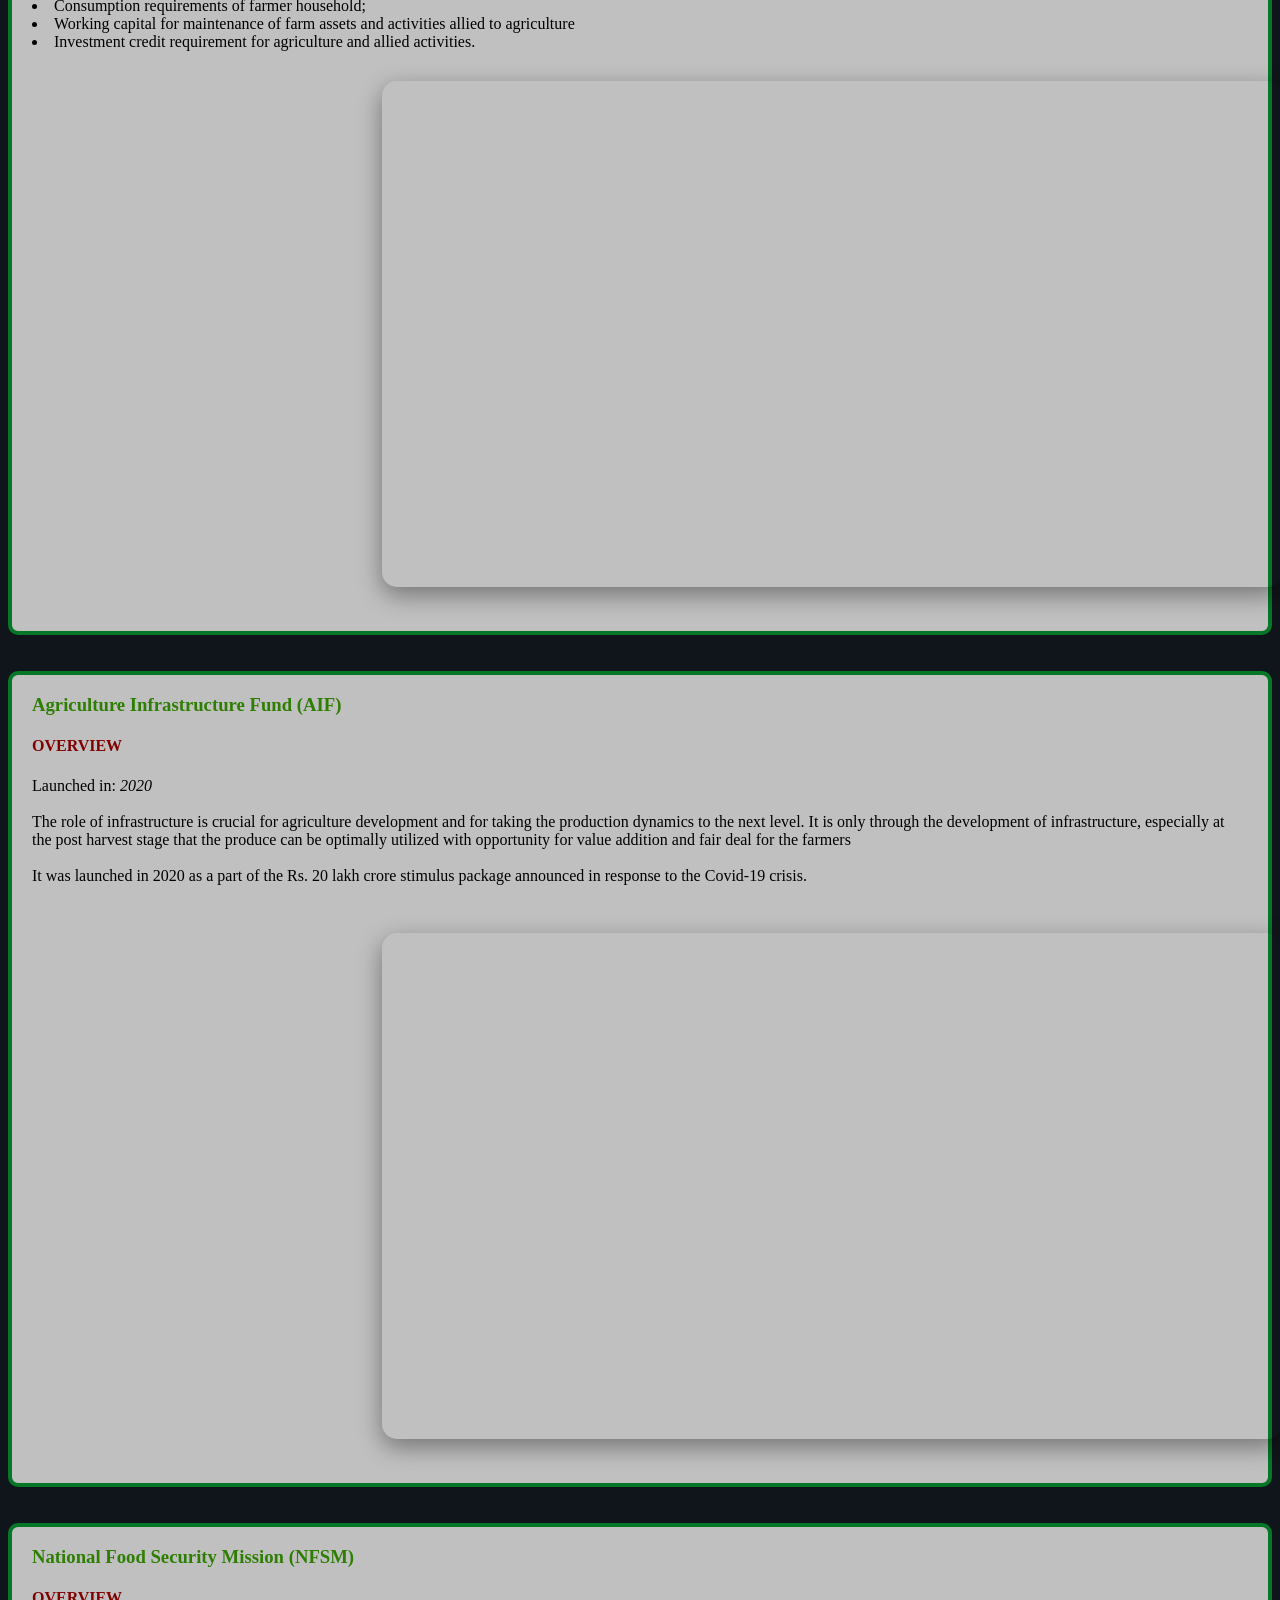
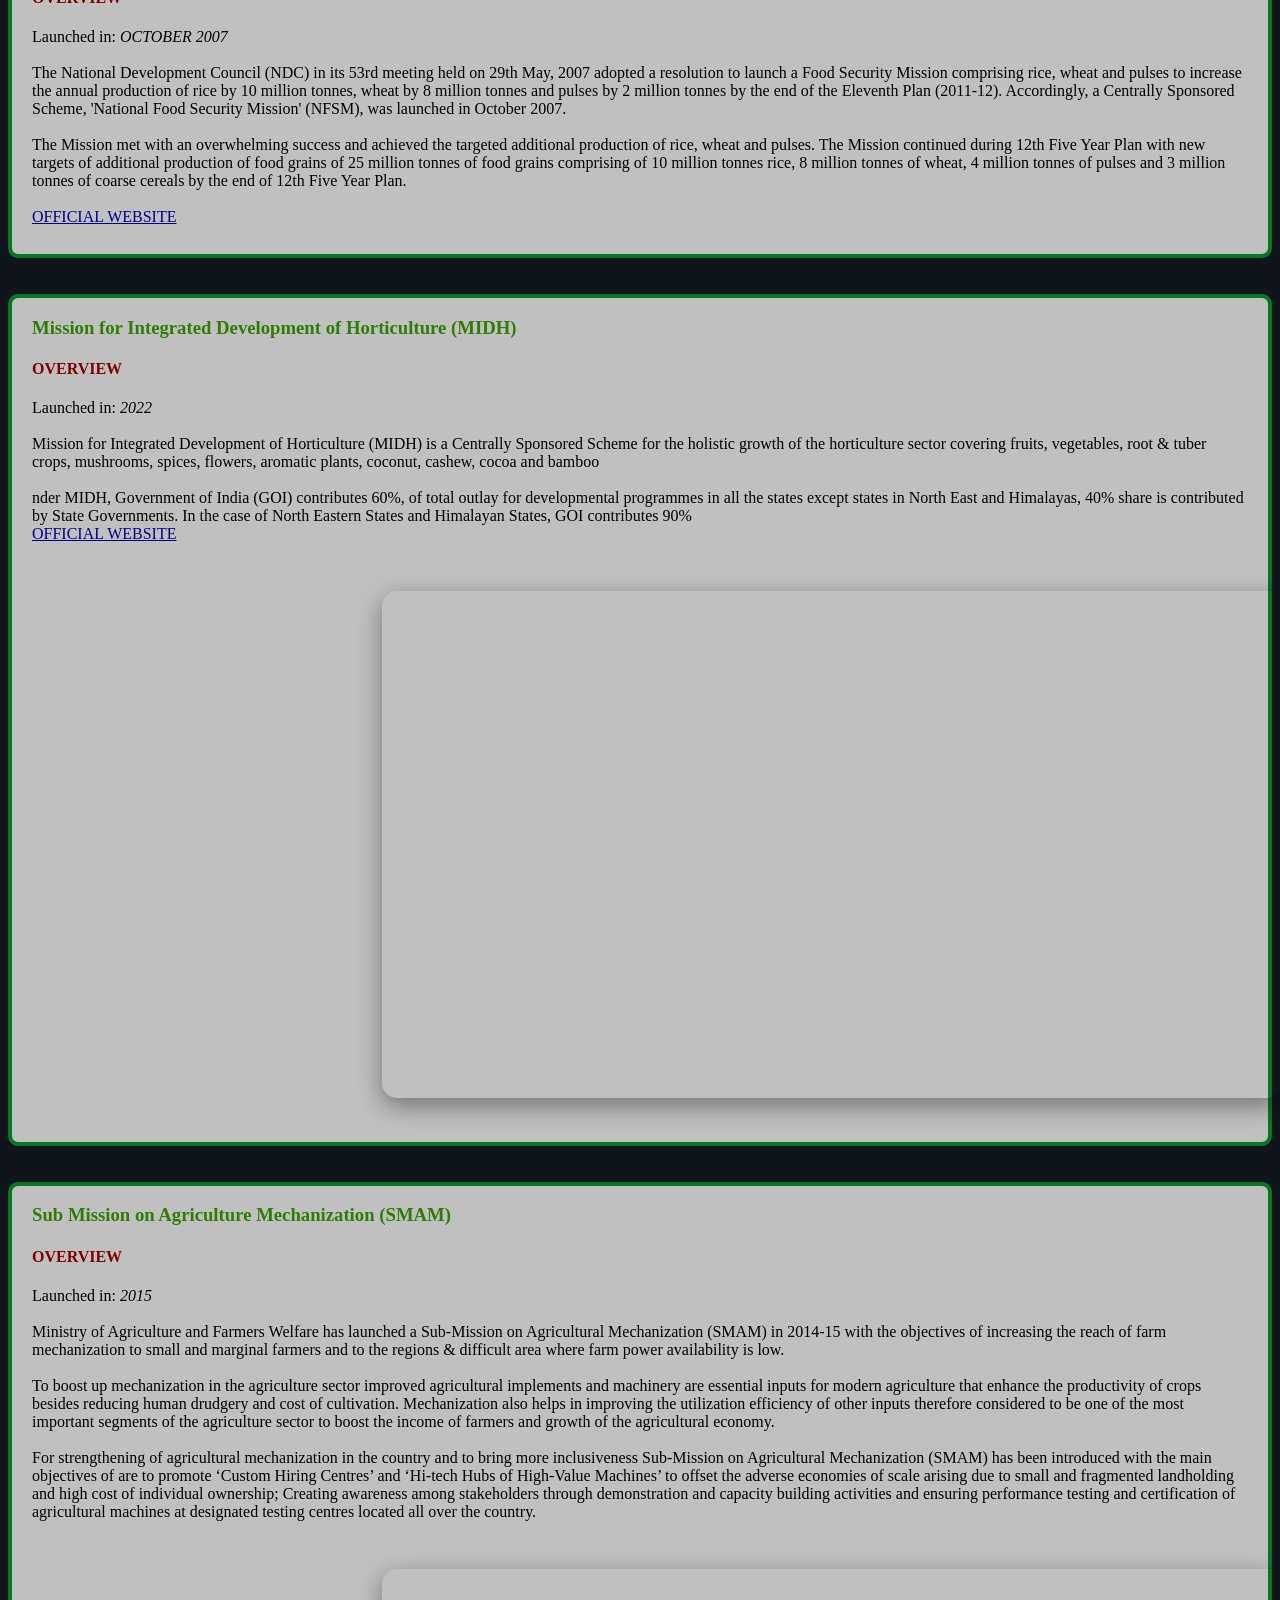
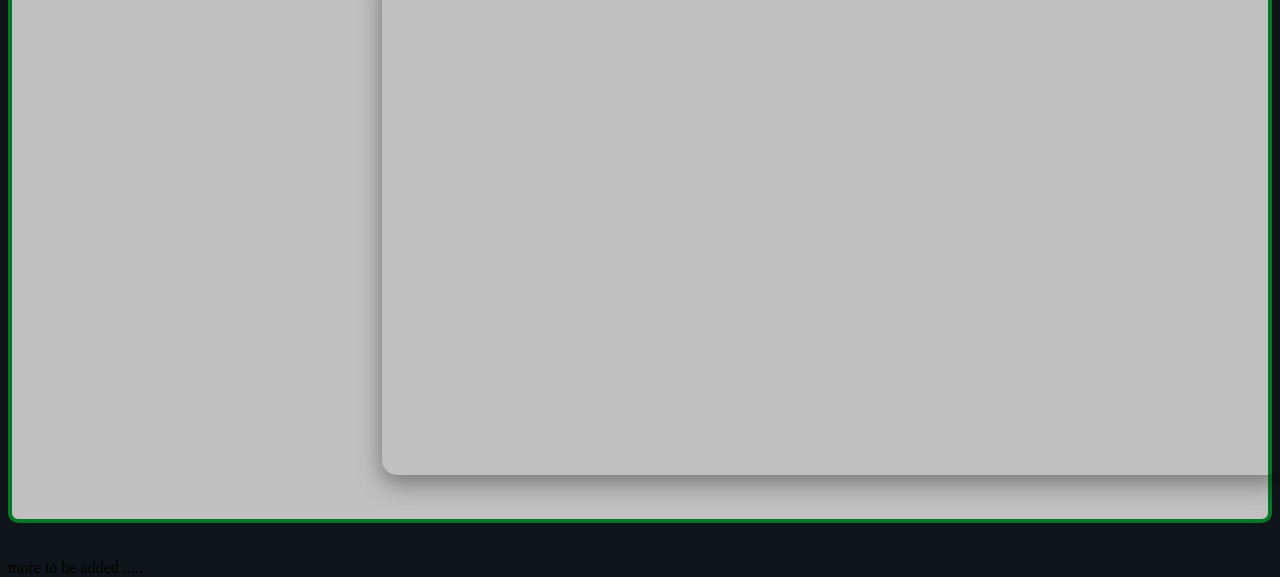
<file: Crop_web/govts.html>
<!DOCTYPE html>
<html lang="en" dir="ltr">

     <style type="text/css">

		.header {
		  overflow: hidden;
		  background-color: #10151b;
		  padding: 10px 30px ;
		}
		
		.header a {
		  float: left;
		  color: white;
		  text-align: center;
		  padding: 12px;
		  text-decoration: none;
		  font-size: 18px; 
		  line-height: 25px;
		  border-radius: 4px;
		}
		
    .subnav-content {
        list-style: none;     /* remove bullets */
        padding: 0;           /* remove left spacing */
        margin: 0;
    }

    .subnav-content li {
        list-style: none;     /* extra safety */
    }
		.header a.logo {
		  font-size: 25px;
		  font-weight: bold;
		}
		.header a.logo:hover {
		  background-color: black;
		}

		.header a:hover {
		  background-color: rgb(86, 246, 11);
		  color: black;
		}
		
		.header a.active {
		  background-color: dodgerblue;
		  color: white;
		}
		
		.header-right {
		  float: right;
		}
		.subnav {
		  float: left;
		  overflow: hidden;
		  padding: 12px;
		  text-decoration: none;
		  font-size: 18px; 
		  line-height: 25px;
		  border-radius: 4px;
		}
		
		.subnav .subnavbtn {
		  border: none;
		  outline: none;
		  color: white;
		
		  background-color: inherit;
		  font-family: inherit;
		  margin: 0;
		}
		
.video {
    width: 80%;
    max-width: 900px;
    margin: 30px auto;
    aspect-ratio: 16 / 9;
}

.video iframe {
    width: 100%;
    height: 100%;
    border-radius: 15px;
    box-shadow: 0 8px 25px rgba(0,0,0,0.4);
}
		
		.subnav-content {
		  display: none;
		  position: absolute;
		
		  background-color: black;
		  z-index: 1;
		}
		
		.subnav-content a {
		  float: left;
		  color: white;
		  text-decoration: none;
		}
		
		.subnav-content a:hover {
		  background-color: rgb(6, 240, 26);
		  color: black;
		}
		
		.subnav:hover .subnav-content {
		  display: block;
		}
</style>

<head>
    <meta charset="utf-8">
    <meta name="viewport" content="width=device-width, initial-scale=1.0">
    <title>Government Schemes</title>
    <link rel="stylesheet" href="govts/indexamd.css">
    <link rel="buttonscrpt" href="govts/topbutton.js">

</head>
<body>
    <a class="top-link hide" href="" id="js-top">

    <span class="screen-reader-text">Back to Top</span>
  </a>
</body>



<!-- Start mainmenu -->
<header>
	<div class="header">
	 <a href="index.html" class="logo"><img style="height: 80px;" src="images/footer-logo.png" alt="logo"></a>
	 <br>
	  <div class="header-right">
	   <div class="subnav">
		   <button style="font-size: larger;" class="subnavbtn">Weather<i class="#"></i></button>
		   <div class="subnav-content">
		   <li><a href="weatherwebsite/index.html">Search</a></li>
		   <li><a href="weatherwebsite/currentLocationW/index.html">Your Current Location</a></li>
		   </div>
	   </div>
	   <div class="subnav">
		   <button style="font-size: larger;" class="subnavbtn">Seeds<i class="#"></i></button>
		   <div class="subnav-content">
		   <li><a href="seed.html">Info on Seeds</a></li>
		   <li><a href="seed price.html">Current Seeds Price</a></li>
       <li><a href="Fertilizer.html">Fertilizer</a></li>
		   </div>
	   </div>
	   <div class="subnav">
      <button style="font-size: larger;" class="subnavbtn">Tech Knowledge<i class="#"></i></button>
      <div class="subnav-content">
      <li><a href="solarpanel.html">Solar Panel</a></li>
      <li><a href="tech.html">Modern Day Tech</a></li>
      </div>
    </div>
     <a style="font-size: larger;" href="Feedback.html">Feedback</a>
	   </div>
</div>

</header>
<!-- End mainmenu -->

<div class="entire" style="color: aliceblue;">

     <h1 >
      <b>GOVERMENT SCHEMES FOR FARMERS</b>
     </h1>
 <br>
 <br>
</div>

<div class="boxx">


    <p>The government has introduced various schemes for the security of the farmers and the development of the <br>
      agricultural sector. <br>
      Some of the schemes devised by the central government are :
      <header>
        <div style="background-color:#c0c0c0" class="header">
         <br>
          <div style="float: left;" class="header-right">
            <a style="color: black;" href="#1 "> E-NAM</a>
    <a style="color: black;" href="#2 "> NMSA</a>
    <a style="color: black;" href="#3 "> PMKSY</a>
    <a style="color: black;" href="#4 "> PKVY</a>
    <a style="color: black;" href="#5 "> PMFBY</a>
    <a style="color: black;" href="#6 "> MIF</a>
    <a style="color: black;" href="#7 "> KCC</a>
    <a style="color: black;" href="#8 "> AIF</a>
    <a style="color: black;" href="#9 "> NFSM</a>
    <a style="color: black;" href="#10"> MIDH</a>
    <a style="color: black;" href="#11"> SMAM</a>
           </div>
      </div>
      
      </header>
    
</p>

</div>

    <br>
    <div class="boxx">
     <h3 id="1">National Agricultural Market  (E-NAM)</h3>
     <h4>OVERVIEW</h4>
     <p>
        Launched in : <i>APRIL 2016</i> <br><br>
       National Agriculture Market (eNAM) is a pan-India electronic trading portal which networks the existing APMC mandis to create a unified national market for agricultural commodities.
       <br>
       <br>
       Small Farmers Agribusiness Consortium (SFAC) is the lead agency for implementing eNAM under the aegis of Ministry of Agriculture and Farmers’ Welfare, Government of India.
       <br>
       <br>
       Goal is to promote uniformity in agriculture marketing by streamlining of procedures across the integrated markets, removing information asymmetry between buyers and sellers and promoting real time price discovery based on actual demand and supply.
     </p>
     <a href="https://www.enam.gov.in/web/ " target="_blank"> OFFICIAL WEBSITE</a><br><br>

    <div class="video">
    <iframe 
        width="560" 
        height="315" 
        src="https://www.youtube.com/embed/6okFG0gGAXE" 
        title="YouTube video player"
        frameborder="0"
        allow="accelerometer; autoplay; clipboard-write; encrypted-media; gyroscope; picture-in-picture"
        allowfullscreen>
    </iframe>
</div>
</div>
<br>
<br>

<div class="boxx">
     <h3 id="2">National Mission For Sustainable Agriculture (NMSA)</h3>
     <h4>OVERVIEW</h4>
     <p>
       Launched in: <i>2015</i><br><br>
       National Mission for Sustainable Agriculture (NMSA) has been formulated for enhancing agricultural productivity especially in rainfed areas focusing on integrated farming, water use efficiency, soil health management and synergizing resource conservation.
     <br>
     <br>
     The strategies and programmers of actions (POA) outlined in the Mission Document, that was accorded ‘in principle’ approval by Prime Minister’s Council on Climate Change (PMCCC) on 23.09.2010,aim at promoting sustainable agriculture through a series of adaptation measures focusing on ten key dimensions encompassing Indian agriculture namely; ‘Improved crop seeds, livestock and fish cultures’, ‘Water Use Efficiency’, ‘Pest Management’, ‘Improved Farm Practices’, ‘Nutrient Management’, ‘Agricultural insurance’, ‘Credit support’, ‘Markets’, ‘Access to Information’ and ‘Livelihood diversification’.
 </p>
     <a href="https://nmsa.dac.gov.in/ " target="_blank"> OFFICIAL WEBSITE</a><br><br>
<div class="video">
    <iframe 
        width="560" 
        height="315" 
        src="https://www.youtube.com/embed/DS_SMVvqzsg" 
        title="YouTube video player"
        frameborder="0"
        allow="accelerometer; autoplay; clipboard-write; encrypted-media; gyroscope; picture-in-picture"
        allowfullscreen>
    </iframe>
</div>
</div>
<br>
<br>
<div class="boxx">
     <h3 id="3">Pradhan Mantri Krishi Sinchai Yojana (PMKSY)</h3>
     <h4>OVERVIEW</h4>
     <p>
       Launched in : <i>January 2006</i><br><br>
       The Government of India has been implementing Centrally Sponsored Scheme on Micro Irrigation with the objective to enhance water use efficiency in the agriculture sector by promoting appropriate technological interventions like drip & sprinkler irrigation technologies and encourage the farmers to use water saving and conservation technologies.
       <br>
       <br>
       To this effect Pradhan Mantri Krishi Sinchayee Yojana (PMKSY) has been formulated with the vision of extending the coverage of irrigation ‘Har Khet ko pani’ and improving water use efficiency ‘More crop per drop' in a focused manner with end to end solution on source creation, distribution, management, field application and extension activities.
       <br><br>

     </p>
     <a href=" https://pmksy.gov.in/" target="_blank"> OFFICIAL WEBSITE</a><br><br>
<div class="video">
    <iframe 
        width="560" 
        height="315" 
        src="https://www.youtube.com/embed/FeS_btDFkRA"
        title="YouTube video player"
        frameborder="0"
        allow="accelerometer; autoplay; clipboard-write; encrypted-media; gyroscope; picture-in-picture"
        allowfullscreen>
    </iframe>
</div>
</div>
<br>
<br>
<div class="boxx">
      <h3 id="4">Paramparagat Krishi Vikas Yojna (PKVY)</h3>
      <h4>OVERVIEW</h4>
      <p>
        launched in: <i>2015</i><br><br>
         It aims at development of sustainable models of organic farming through a mix of traditional wisdom and modern science to ensure long term soil fertility buildup, resource conservation and helps in climate change adapatation and mitigation.
         <br><br>
         PKVY also aims at empowering farmers through institutional development through clusters approch not only in farm practice management,input production,quality assurance but also in value addition and direct marketing through innovative means.
         <br><br>

      </p>
     <a href=" https://pgsindia-ncof.gov.in/PKVY/Introduction.aspx" target="_blank"> OFFICIAL WEBSITE</a><br><br>
<div class="video">
    <iframe 
        width="560" 
        height="315" 
        src="https://www.youtube.com/embed/_JTaN927MKc" 
        title="YouTube video player"
        frameborder="0"
        allow="accelerometer; autoplay; clipboard-write; encrypted-media; gyroscope; picture-in-picture"
        allowfullscreen>
    </iframe>
</div></div>
<br>
<br>
<div class="boxx">
     <h3 id="5">Pradhan Mantri Fasal Bima Yojana (PMFBY)</h3>
     <h4>OVERVIEW</h4>
     <p>
       Launched in : <i>February 2016</i><br><br>
       Crop Insurance is an integrated IT solution and a web-based ecosystem to speed up service delivery, unify fragmented databases, achieve a single view of data, and eliminate manual processes. Crop Insurance provides insurance services to farmers faster than before.
       <br><br>
       This is a stable, secure and seamlessly integrated ecosystem created with a comprehensive view of data in a secure environment thereby enabling information access to multiple stakeholders viz. Farmers, Govt. Functionaries, Insurance Companies, Intermediaries, Bankers and social & community bodies.
       <br><br>
       Crop Insurance portal has enabled the digitization of notification of areas, crops, schemes for enabling information access to multiple stakeholders thereby facilitating ease of access to the farmers in availing crop insurance services. This automated solution has opened a window of opportunity to remote and economically-weak farmers to benefit from crop insurance services.

     </p>
     <a href=" https://pmfby.gov.in/" target="_blank"> OFFICIAL WEBSITE</a><br><br>
<div class="video">
    <iframe 
        width="560" 
        height="315" 
        src="https://www.youtube.com/embed/IGQ3EgCeoXg" 
        title="YouTube video player"
        frameborder="0"
        allow="accelerometer; autoplay; clipboard-write; encrypted-media; gyroscope; picture-in-picture"
        allowfullscreen>
    </iframe>
</div></div>

<br>
<br>
<div class="boxx">
     <h3 id="6">Micro Irrigation Fund (MIF)</h3>
     <h4>OVERVIEW</h4>
     <p>
  Launched in : <i>2016</i><br><br>
  The Department of Agriculture, Cooperation & Farmers Welfare (DAC&FW) is implementing a Centrally Sponsored Scheme of  ‘Per Drop More Crop’ component of ‘Pradhan Mantri Krishi Sinchayee Yojana (PMKSY-PDMC)’ from  2015-16 in all the States of the country which  focuses on enhancing water use efficiency at farm level through Micro Irrigation viz. Drip and Sprinkler irrigation systems.
<br>
<br>
Recent evaluation studies of the scheme indicate that the coverage of Micro Irrigation is relevant in achieving national priorities such as substantially improving on-farm water use efficiency, enhancing crop productivity, ensuring better returns to farmers, generating employment opportunities etc.  Further, the scheme has been effective in terms of ensuring benefits for farmers e.g. higher productivity; reduction in labour cost, water consumption, power utilization, fertilizer use etc.<br><br>
<div class="video">
    <iframe 
        width="560" 
        height="315" 
        src="https://www.youtube.com/embed/bF9dEvYwG9U" 
        title="YouTube video player"
        frameborder="0"
        allow="accelerometer; autoplay; clipboard-write; encrypted-media; gyroscope; picture-in-picture"
        allowfullscreen>
    </iframe>
</div></div>

<br>
<br></p>
<div class="boxx">
     <h3 id="7">e-Kisan Credit Card (KCC)</h3>
     <h4>OVERVIEW</h4>
     <p>
       Launched in:<i>1998</i><br><br>
       The Kisan Credit Card (KCC) scheme was introduced in 1998 for issue of Kisan Credit Cards to farmers on the basis of their holdings for uniform adoption by the banks so that farmers may use them to readily purchase agriculture inputs such as seeds, fertilizers, pesticides etc. and draw cash for their production needs.
       <br><br>
       The Kisan Credit Card Scheme is to be implemented by Commercial Banks, RRBs, Small Finance Banks and Cooperatives.
       <br><br>
       The Kisan Credit Card scheme aims at providing adequate and timely credit support from the banking system under a single window with flexible and simplified procedure to the farmers for their cultivation and other needs as indicated below:

       <li>To meet the short term credit requirements for cultivation of crops</li>
       <li>Post-harvest expenses</li>
       <li>Produce marketing loan</li>
       <li>Consumption requirements of farmer household;</li>
       <li>Working capital for maintenance of farm assets and activities allied to agriculture</li>
       <li>Investment credit requirement for agriculture and allied activities.</li>
     </p>
     
     <div class="video">
    <iframe 
        width="560" 
        height="315" 
        src="https://www.youtube.com/embed/OKs9kbLlDzw" 
        title="YouTube video player"
        frameborder="0"
        allow="accelerometer; autoplay; clipboard-write; encrypted-media; gyroscope; picture-in-picture"
        allowfullscreen>
    </iframe>
</div>
</div>
<br>
<br>
<div class="boxx">
     <h3 id="8">Agriculture Infrastructure Fund (AIF)</h3>

     <h4>OVERVIEW</h4>
     <p>
       Launched in: <i>2020</i><br><br>
       The role of infrastructure is crucial for agriculture development and for taking the
production dynamics to the next level. It is only through the development of infrastructure,
especially at the post harvest stage that the produce can be optimally utilized with opportunity
for value addition and fair deal for the farmers
<br><br>
       It was launched in 2020 as a part of the Rs. 20 lakh crore stimulus package announced in response to the Covid-19 crisis.
       <br><br>

     </p>
     <div class="video">
    <iframe 
        width="560" 
        height="315" 
        src="https://www.youtube.com/embed/EZ-rKoNq7Tw" 
        title="YouTube video player"
        frameborder="0"
        allow="accelerometer; autoplay; clipboard-write; encrypted-media; gyroscope; picture-in-picture"
        allowfullscreen>
    </iframe>
</div></div>
<br>
<br>
<div class="boxx">
     <h3 id="9">National Food Security Mission (NFSM)</h3>
     <h4>OVERVIEW</h4>
     Launched in: <i> OCTOBER 2007</i><br><br>
     The National Development Council (NDC) in its 53rd meeting held on 29th May, 2007 adopted a resolution to launch a Food Security Mission comprising rice, wheat and pulses to increase the annual production of rice by 10 million tonnes, wheat by 8 million tonnes and pulses by 2 million tonnes by the end of the Eleventh Plan (2011-12). Accordingly, a Centrally Sponsored Scheme, 'National Food Security Mission' (NFSM), was launched in October 2007.
     <br><br>
     The Mission met with an overwhelming success and achieved the targeted additional production of rice, wheat and pulses. The Mission continued during 12th Five Year Plan with new targets of additional production of food grains of 25 million tonnes of food grains comprising of 10 million tonnes rice, 8 million tonnes of wheat, 4 million tonnes of pulses and 3 million tonnes of coarse cereals by the end of 12th Five Year Plan.<br><br>

     <a href=" https://www.nfsm.gov.in" target="_blank"> OFFICIAL WEBSITE</a><br><br>
     </div>


<br>
<br>
<div class="boxx">
     <h3 id="10">Mission for Integrated Development of Horticulture (MIDH)</h3>
     <h4>OVERVIEW</h4>
     Launched in: <i>2022</i>
     <br><br>
     Mission for Integrated Development of Horticulture (MIDH) is a Centrally Sponsored Scheme for the holistic growth of the horticulture sector covering fruits, vegetables, root & tuber crops, mushrooms, spices, flowers, aromatic plants, coconut, cashew, cocoa and bamboo
     <br><br>
     nder MIDH, Government of India (GOI) contributes 60%, of total outlay for developmental programmes in all the states except states in North East and Himalayas, 40% share is contributed by State Governments. In the case of North Eastern States and Himalayan States, GOI contributes 90%
     <br>
     <a href="https://midh.gov.in " target="_blank"> OFFICIAL WEBSITE</a><br><br>
<div class="video">
    <iframe 
        width="560" 
        height="315" 
        src="https://www.youtube.com/embed/1s_Kt3fWTIk" 
        title="YouTube video player"
        frameborder="0"
        allow="accelerometer; autoplay; clipboard-write; encrypted-media; gyroscope; picture-in-picture"
        allowfullscreen>
    </iframe>
</div>
</div>
<br>
<br>
<div class="boxx">
     <h3 id="11">Sub Mission on Agriculture Mechanization (SMAM)</h3>
     <h4>OVERVIEW</h4>
     Launched in: <i>2015</i><br><br>
     Ministry of Agriculture and Farmers Welfare has launched a Sub-Mission on Agricultural Mechanization (SMAM) in 2014-15 with the objectives of increasing the reach of farm mechanization to small and marginal farmers and to the regions & difficult area where farm power availability is low.
     <br><br>

    To boost up mechanization in the agriculture sector improved agricultural implements and machinery are essential inputs for modern agriculture that enhance the productivity of crops besides reducing human drudgery and cost of cultivation. Mechanization also helps in improving the utilization efficiency of other inputs therefore considered to be one of the most important segments of the agriculture sector to boost the income of farmers and growth of the agricultural economy.
    <br><br>
    For strengthening of agricultural mechanization in the country and to bring more inclusiveness Sub-Mission on Agricultural Mechanization (SMAM) has been introduced with the main objectives of are to promote ‘Custom Hiring Centres’ and ‘Hi-tech Hubs of High-Value Machines’ to offset the adverse economies of scale arising due to small and fragmented landholding and high cost of individual ownership; Creating awareness among stakeholders through demonstration and capacity building activities and ensuring performance testing and certification of agricultural machines at designated testing centres located all over the country.
    <br><br>
    
<div class="video">
    <iframe 
        width="560" 
        height="315" 
        src="https://www.youtube.com/embed/QDBtsiy8AMY" 
        title="YouTube video player"
        frameborder="0"
        allow="accelerometer; autoplay; clipboard-write; encrypted-media; gyroscope; picture-in-picture"
        allowfullscreen>
    </iframe>
</div>
</div><br><br>

</div>
more to be added .....
  </body>
</html>
</file>
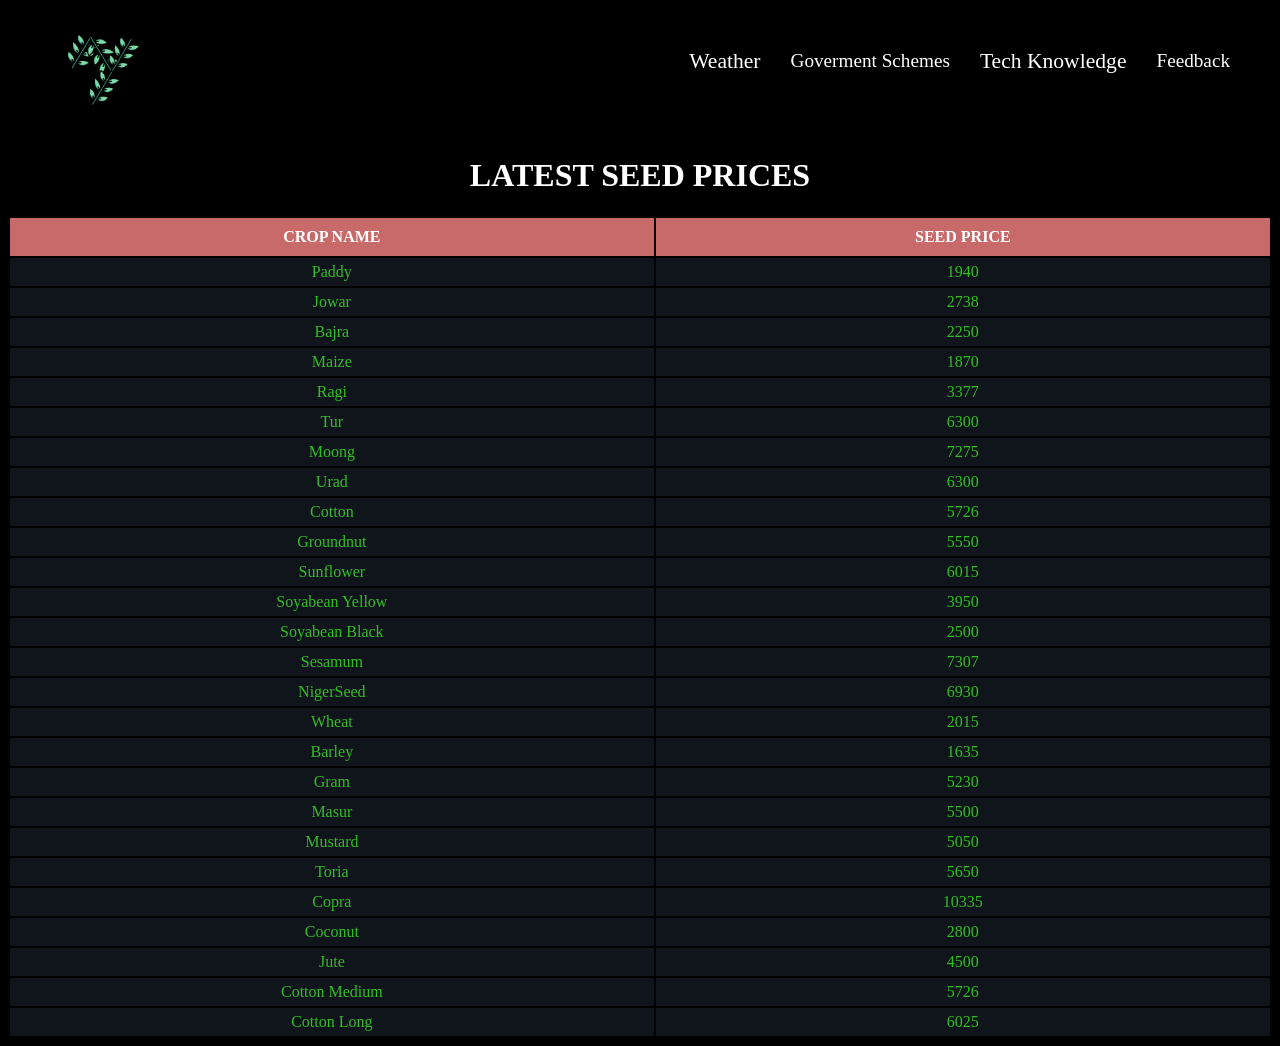
<file: Crop_web/seed price.html>
<!DOCTYPE html>
<html>
<head>

    <style type="text/css">

		.header {
		  overflow: hidden;
		  background-color: black;
		  padding: 10px 30px ;
		}
		
		.subnav-content {
			list-style: none;     /* remove bullets */
			padding: 0;           /* remove left spacing */
			margin: 0;
		}

		.subnav-content li {
			list-style: none;     /* extra safety */
		}

		.header a {
			float: left;
			color: white;
			text-align: center;
			padding: 12px;
			text-decoration: none;
			font-size: 18px; 
			line-height: 25px;
			border-radius: 4px;
			}
		
		.header a.logo {
		  font-size: 25px;
		  font-weight: bold;
		}
		.header a.logo:hover {
		  background-color: black;
		}
		
		.header a:hover {
		  background-color: rgb(86, 246, 11);
		  color: black;
		}
		
		.header a.active {
		  background-color: dodgerblue;
		  color: white;
		}
		
		.header-right {
		  float: right;
		}
		.subnav {
		  float: left;
		  overflow: hidden;
		  padding: 12px;
		  text-decoration: none;
		  font-size: 18px; 
		  line-height: 25px;
		  border-radius: 4px;
		}
		
		.subnav .subnavbtn {
		  border: none;
		  outline: none;
		  color: white;
		
		  background-color: inherit;
		  font-family: inherit;
		  margin: 0;
		}
		
		
		.subnav-content {
		  display: none;
		  position: absolute;
		
		  background-color: black;
		  z-index: 1;
		}
		
		.subnav-content a {
		  float: left;
		  color: white;
		  text-decoration: none;
		}
		
		.subnav-content a:hover {
		  background-color: rgb(6, 240, 26);
		  color: black;
		}
		
		.subnav:hover .subnav-content {
		  display: block;
		}
</style>

<style>
    *{text-align: center;}
</style>

<title>Seed Price </title>
 <link rel="stylesheet" href="seed/newstyles.css">
</head>

<header>
    <div class="header">
     <a href="index.html" class="logo"><img style="height: 80px;" src="images/footer-logo.png" alt="logo"></a>
     <br>
      <div class="header-right">
       <div class="subnav">
           <button style="font-size: larger;" class="subnavbtn">Weather<i class="#"></i></button>
           <div class="subnav-content">
           <li><a href="weatherwebsite/index.html">Search</a></li>
           <li><a href="weatherwebsite/currentLocationW/index.html">Your Current Location</a></li>
           </div>
       </div>
       <a style="font-size: larger;" href="govts.html">Goverment Schemes</a>
       <div class="subnav">
		<button style="font-size: larger;" class="subnavbtn">Tech Knowledge<i class="#"></i></button>
		<div class="subnav-content">
		<li><a href="solarpanel.html">Solar Panel</a></li>
		<li><a href="tech.html">Modern Day Tech</a></li>
		</div>
	</div>
		<a style="font-size: larger;" href="Feedback.html">Feedback</a>
       
       </div>

</div>
</header>

<body style="background-color: black;"> 
<div class ="entire">
<h1 style="color: white;"><b>LATEST SEED PRICES</b></h1>

<table class="tableizer-table" width=100% align="center" >
<thead ><tr class="tableizer-firstrow"><th style="padding: 10px;">CROP NAME</th><th style="padding: 10px;">SEED PRICE</`7th></tr></thead><tbody>
 <tr><td>Paddy</td><td>1940</td></tr>
 <tr><td>Jowar</td><td>2738</td></tr>
 <tr><td>Bajra</td><td>2250</td></tr>
 <tr><td>Maize</td><td>1870</td></tr>
 <tr><td>Ragi</td><td>3377</td></tr>
 <tr><td>Tur</td><td>6300</td></tr>
 <tr><td>Moong</td><td>7275</td></tr>
 <tr><td>Urad</td><td>6300</td></tr>
 <tr><td>Cotton</td><td>5726</td></tr>
 <tr><td>Groundnut</td><td>5550</td></tr>
 <tr><td>Sunflower</td><td>6015</td></tr>
 <tr><td>Soyabean Yellow</td><td>3950</td></tr>
 <tr><td>Soyabean Black</td><td>2500</td></tr>
 <tr><td>Sesamum</td><td>7307</td></tr>
 <tr><td>NigerSeed</td><td>6930</td></tr>
 <tr><td>Wheat</td><td>2015</td></tr>
 <tr><td>Barley</td><td>1635</td></tr>
 <tr><td>Gram</td><td>5230</td></tr>
 <tr><td>Masur</td><td>5500</td></tr>
 <tr><td>Mustard</td><td>5050</td></tr>
 <tr><td>Toria</td><td>5650</td></tr>
 <tr><td>Copra</td><td>10335</td></tr>
 <tr><td>Coconut</td><td>2800</td></tr>
 <tr><td>Jute</td><td>4500</td></tr>
 <tr><td>Cotton Medium</td><td>5726</td></tr>
 <tr><td>Cotton Long</td><td>6025</td></tr>
</tbody></table>

</div>
</body>
</html>
</file>
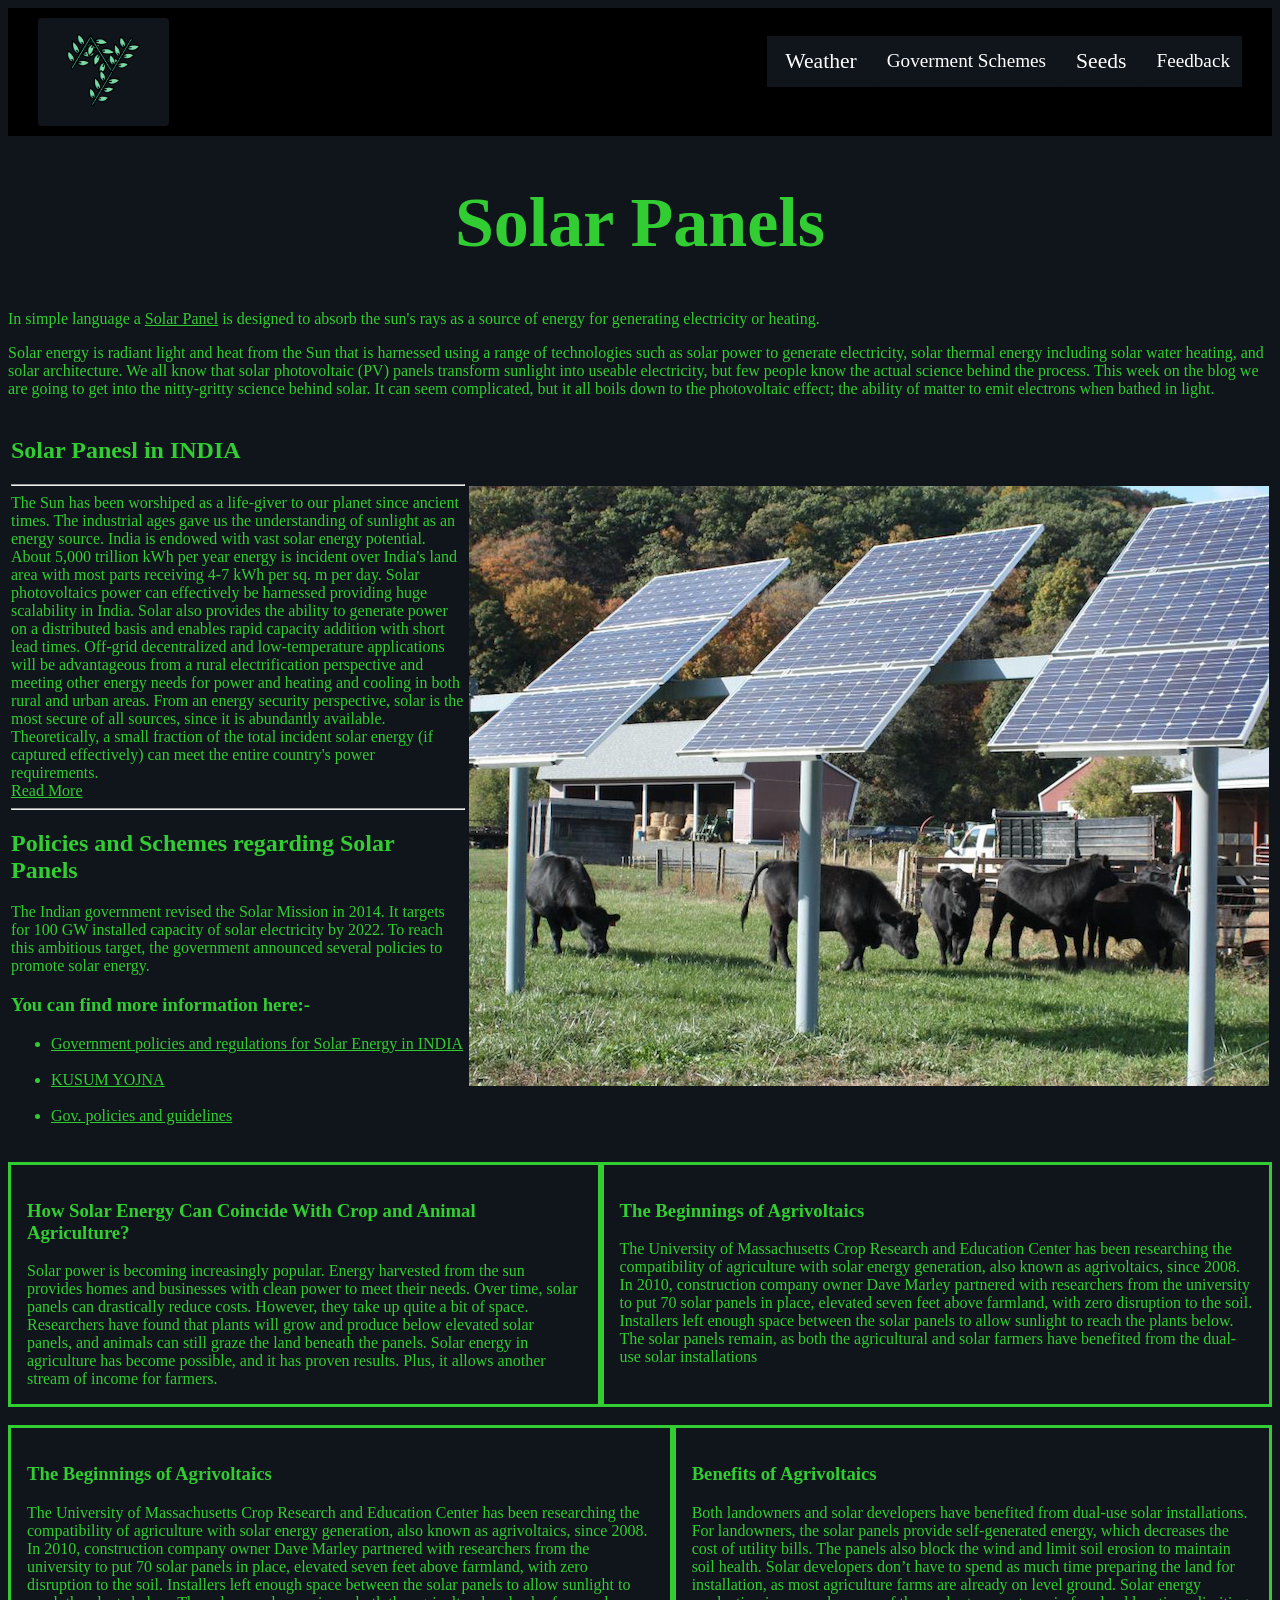
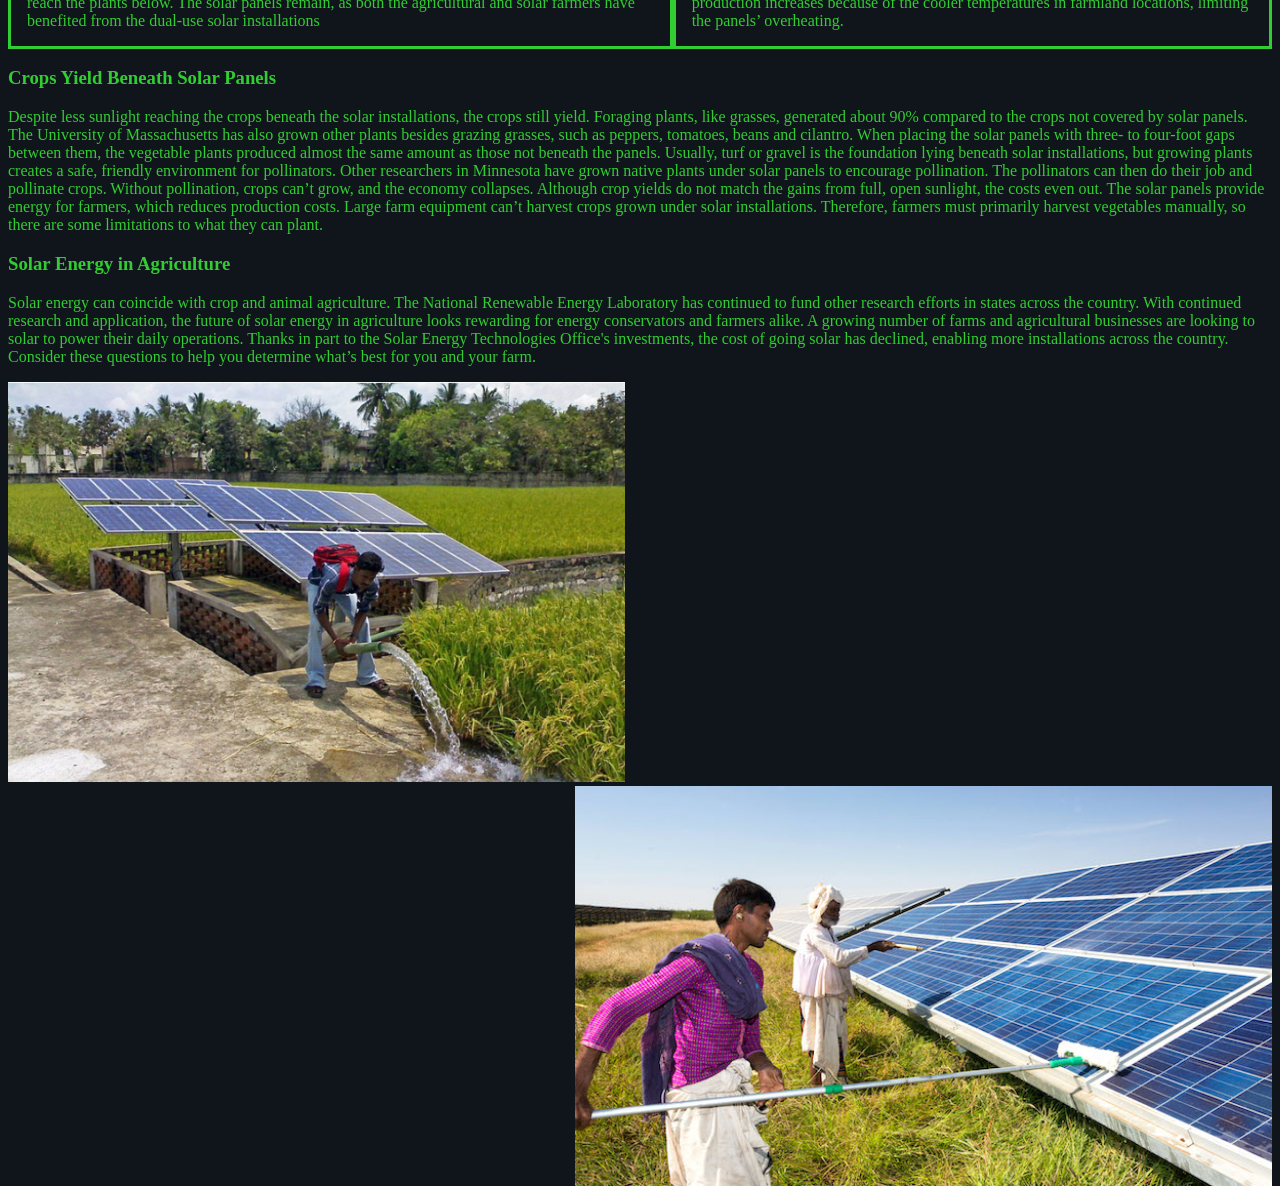
<file: Crop_web/solarpanel.html>
<!DOCTYPE html>
<html lang="en" dir="ltr">
  <head>
    <meta charset="utf-8">
    <title>Solar Panels in Agronomy</title>
    <style>
    	*
    	.header {
  overflow: hidden;
  background-color: black;
  padding: 10px 30px ;
}

.header a {
  float: left;
  color: white;
  text-align: center;
  padding: 12px;
  text-decoration: none;
  font-size: 18px; 
  line-height: 25px;
  border-radius: 4px;
}

.header a.logo {
  font-size: 25px;
  font-weight: bold;
}
.header a.logo:hover {
  background-color: black;
}

.header a:hover {
  background-color: #ddd;
  color: black;
}

.header a.active {
  background-color: dodgerblue;
  color: white;
}

.header-right {
  float: right;
}
.subnav {
  float: left;
  overflow: hidden;
  padding: 12px;
  text-decoration: none;
  font-size: 18px; 
  line-height: 25px;
  border-radius: 4px;
}
.subnav-content {
    list-style: none;     /* remove bullets */
    padding: 0;           /* remove left spacing */
    margin: 0;
}

.subnav-content li {
    list-style: none;     /* extra safety */
}
.subnav .subnavbtn {
  border: none;
  outline: none;
  color: white;

  background-color: inherit;
  font-family: inherit;
  margin: 0;
}


.subnav-content {
  display: none;
  position: absolute;

  background-color: black;
  z-index: 1;
}

.subnav-content a {
  float: left;
  color: white;
  text-decoration: none;
}

.subnav-content a:hover {
  background-color: #eee;
  color: black;
}

.subnav:hover .subnav-content {
  display: block;
}

.col-container {
  display: table;
  width: 100%;
}
.col {
  display: table-cell;
  padding: 16px;
}
    </style>
  </head>
<header>
    <div class="header">
     <a href="index.html" class="logo"><img style="height: 80px;" src="images/footer-logo.png" alt="logo"></a>
     <br>
      <div class="header-right">
       <div class="subnav">
           <button style="font-size: larger;" class="subnavbtn">Weather<i class="#"></i></button>
           <div class="subnav-content">
           <li><a href="weatherwebsite/index.html">Search</a></li>
           <li><a href="weatherwebsite/currentLocationW/index.html">Your Current Location</a></li>
           </div>
       </div>
       <a style="font-size: larger;" href="govts.html">Goverment Schemes</a>
       <div class="subnav">
           <button style="font-size: larger;" class="subnavbtn">Seeds<i class="#"></i></button>
           <div class="subnav-content">
           <li><a href="seed.html">Info on Seeds</a></li>
           <li><a href="seed price.html">Current Seeds Price</a></li>
		   <li><a href="Fertilizer.html">Fertilizer</a></li>
           </div>
       </div>
       <a style="font-size: larger;" href="Feedback.html">Feedback</a>
       </div>

</div>
</header>

<body>
    <strong><h1 style="text-align: center; font-size: 70px;">Solar Panels</h1></strong>
    
<P>
In simple language a <a href="https://en.wikipedia.org/wiki/Solar_panel">Solar Panel</a>
is designed to absorb the sun's rays as a source of energy for generating electricity or heating.
</P>
<p>
  Solar energy is radiant light and heat from the Sun that is harnessed using a
  range of technologies such as solar power to generate electricity, solar thermal
  energy including solar water heating, and solar architecture.
  We all know that solar photovoltaic (PV) panels transform sunlight into useable electricity, but few people know the actual science behind the process. This week on the blog we are going to get into the nitty-gritty science behind solar. It can seem complicated, but it all boils down to the photovoltaic effect; the ability of matter to emit electrons when bathed in light.
</p>
<style>
  *{background-color: #10151b;
  color: #32CD32;}
</style>
<table>
	<tr>
		<td>
			<h2>Solar Panesl in INDIA</h2>
 				<hr />
 						The Sun has been worshiped as a life-giver to our planet since ancient times. The industrial ages gave us the understanding of sunlight as an energy source. India is endowed with vast solar energy potential. About 5,000 trillion kWh per year energy is incident over India's land area with most parts receiving 4-7 kWh per sq. m per day. Solar photovoltaics power can effectively be harnessed providing huge scalability in India. Solar also provides the ability to generate power on a distributed basis and enables rapid capacity addition with short lead times. Off-grid decentralized and low-temperature applications will be advantageous from a rural electrification perspective and meeting other energy needs for power and heating and cooling in both rural and urban areas. From an energy security perspective, solar is the most secure of all sources, since it is abundantly available. Theoretically, a small fraction of the total incident solar energy (if captured effectively) can meet the entire country's power requirements.
 						<br />
 						<a href="https://www.mnre.gov.in/solar/current-status">Read More</a>
 						<hr />

			<h2>Policies and Schemes regarding Solar Panels</h2></i>
 				<p>
   					The Indian government revised the Solar Mission in 2014. It targets for 100 GW installed capacity of solar electricity by 2022. To reach this ambitious target, the government announced several policies to promote solar energy.
 				</p>
			<h3>You can find  more information here:-</h3>

				<ul>
  					<li>
    					<a href="solarify.in/blog/policies-regulations-solar-energy-india">Government policies and regulations for Solar Energy in INDIA</a>
  					</li>
  					<br />
  					<li>
  					<a href="http://upneda.org.in/KUSUM_Yojna.aspx">KUSUM YOJNA</a>
  					</li>
  					<br />
  					<li>
   					<a href="https://mnre.gov.in/Solar/policy-and-guidelines/">Gov. policies and guidelines</a>
  					</li>
  					<br />
				</ul>
		</td>
		<td><img src="technical/1.jpg"></td>
	</tr>
</table>
<div class="col-container">
  <div class="col" style="border-style: solid;">
    <h3>How Solar Energy Can Coincide With Crop and Animal Agriculture?</h3>
		Solar power is becoming increasingly popular. Energy harvested from the sun provides
		homes and businesses with clean power to meet their needs. Over time, solar panels
		can drastically reduce costs. However, they take up quite a bit of space.
		Researchers have found that plants will grow and produce below elevated solar panels,
 		and animals can still graze the land beneath the panels. Solar energy in agriculture has become possible,
 		 and it has proven results. Plus, it allows another stream of income for farmers.
  </div>

  <div class="col" style="border-style: solid;">
    <h3>The Beginnings of Agrivoltaics</h3>
		The University of Massachusetts Crop Research and Education Center has been researching the
 		compatibility of agriculture with solar energy generation, also known as agrivoltaics, since 2008.
 		In 2010, construction company owner Dave Marley partnered with researchers from the university to
 		put 70 solar panels in place, elevated seven feet above farmland, with zero disruption to the soil.
		Installers left enough space between the solar panels to allow sunlight to reach the plants below.
		The solar panels remain, as both the agricultural and solar farmers have benefited from the dual-use solar installations
  </div>
</div>
<br>
<div class="col-container">
  <div class="col" style="border-style: solid;">
    <h3>The Beginnings of Agrivoltaics</h3>
			The University of Massachusetts Crop Research and Education Center has been researching the
 			compatibility of agriculture with solar energy generation, also known as agrivoltaics, since 2008.
			 In 2010, construction company owner Dave Marley partnered with researchers from the university to
 			put 70 solar panels in place, elevated seven feet above farmland, with zero disruption to the soil.
			Installers left enough space between the solar panels to allow sunlight to reach the plants below.
			The solar panels remain, as both the agricultural and solar farmers have benefited from the dual-use solar installations
  </div>

  <div class="col" style="border-style: solid;">
    <h3>Benefits of Agrivoltaics</h3>
			Both landowners and solar developers have benefited from dual-use solar installations.
			For landowners, the solar panels provide self-generated energy, which decreases the cost of utility bills.
			The panels also block the wind and limit soil erosion to maintain soil health.
			Solar developers don’t have to spend as much time preparing the land for installation,
			as most agriculture farms are already on level ground. Solar energy production increases
 			because of the cooler temperatures in farmland locations, limiting the panels’ overheating.
  </div>
</div>

<h3>Crops Yield Beneath Solar Panels</h3>
		Despite less sunlight reaching the crops beneath the solar installations, the crops still yield.
 		Foraging plants, like grasses, generated about 90% compared to the crops not covered by solar panels.
		The University of Massachusetts has also grown other plants besides grazing grasses,
 		such as peppers, tomatoes, beans and cilantro. When placing the solar panels with three- to four-foot gaps between them,
 		the vegetable plants produced almost the same amount as those not beneath the panels.
		Usually, turf or gravel is the foundation lying beneath solar installations,
		but growing plants creates a safe, friendly environment for pollinators.
		Other researchers in Minnesota have grown native plants under solar panels to encourage pollination.
		The pollinators can then do their job and pollinate crops. Without pollination, crops can’t grow, and the economy collapses.
		Although crop yields do not match the gains from full, open sunlight, the costs even out.
		The solar panels provide energy for farmers, which reduces production costs.
		Large farm equipment can’t harvest crops grown under solar installations.
		Therefore, farmers must primarily harvest vegetables manually, so there are some limitations to what they can plant.

<h3>Solar Energy in Agriculture</h3>
Solar energy can coincide with crop and animal agriculture.
The National Renewable Energy Laboratory has continued to fund other research efforts in states across the country.
 With continued research and application, the future of solar energy in agriculture
 looks rewarding for energy conservators and farmers alike.
 A growing number of farms and agricultural businesses are looking to solar to power their daily operations. Thanks in part to the Solar Energy Technologies Office's investments, the cost of going solar has declined, enabling more installations across the country. Consider these questions to help you determine what’s best for you and your farm.
 <br />
<p>
  <img src="technical/3.jpg" alt="Solar Panel" style="height: 400px">

  <img src="technical/2.jpg" alt="Solar Panel" style="height: 400px; float:right;">
</P>

  </body>
</html>
</file>
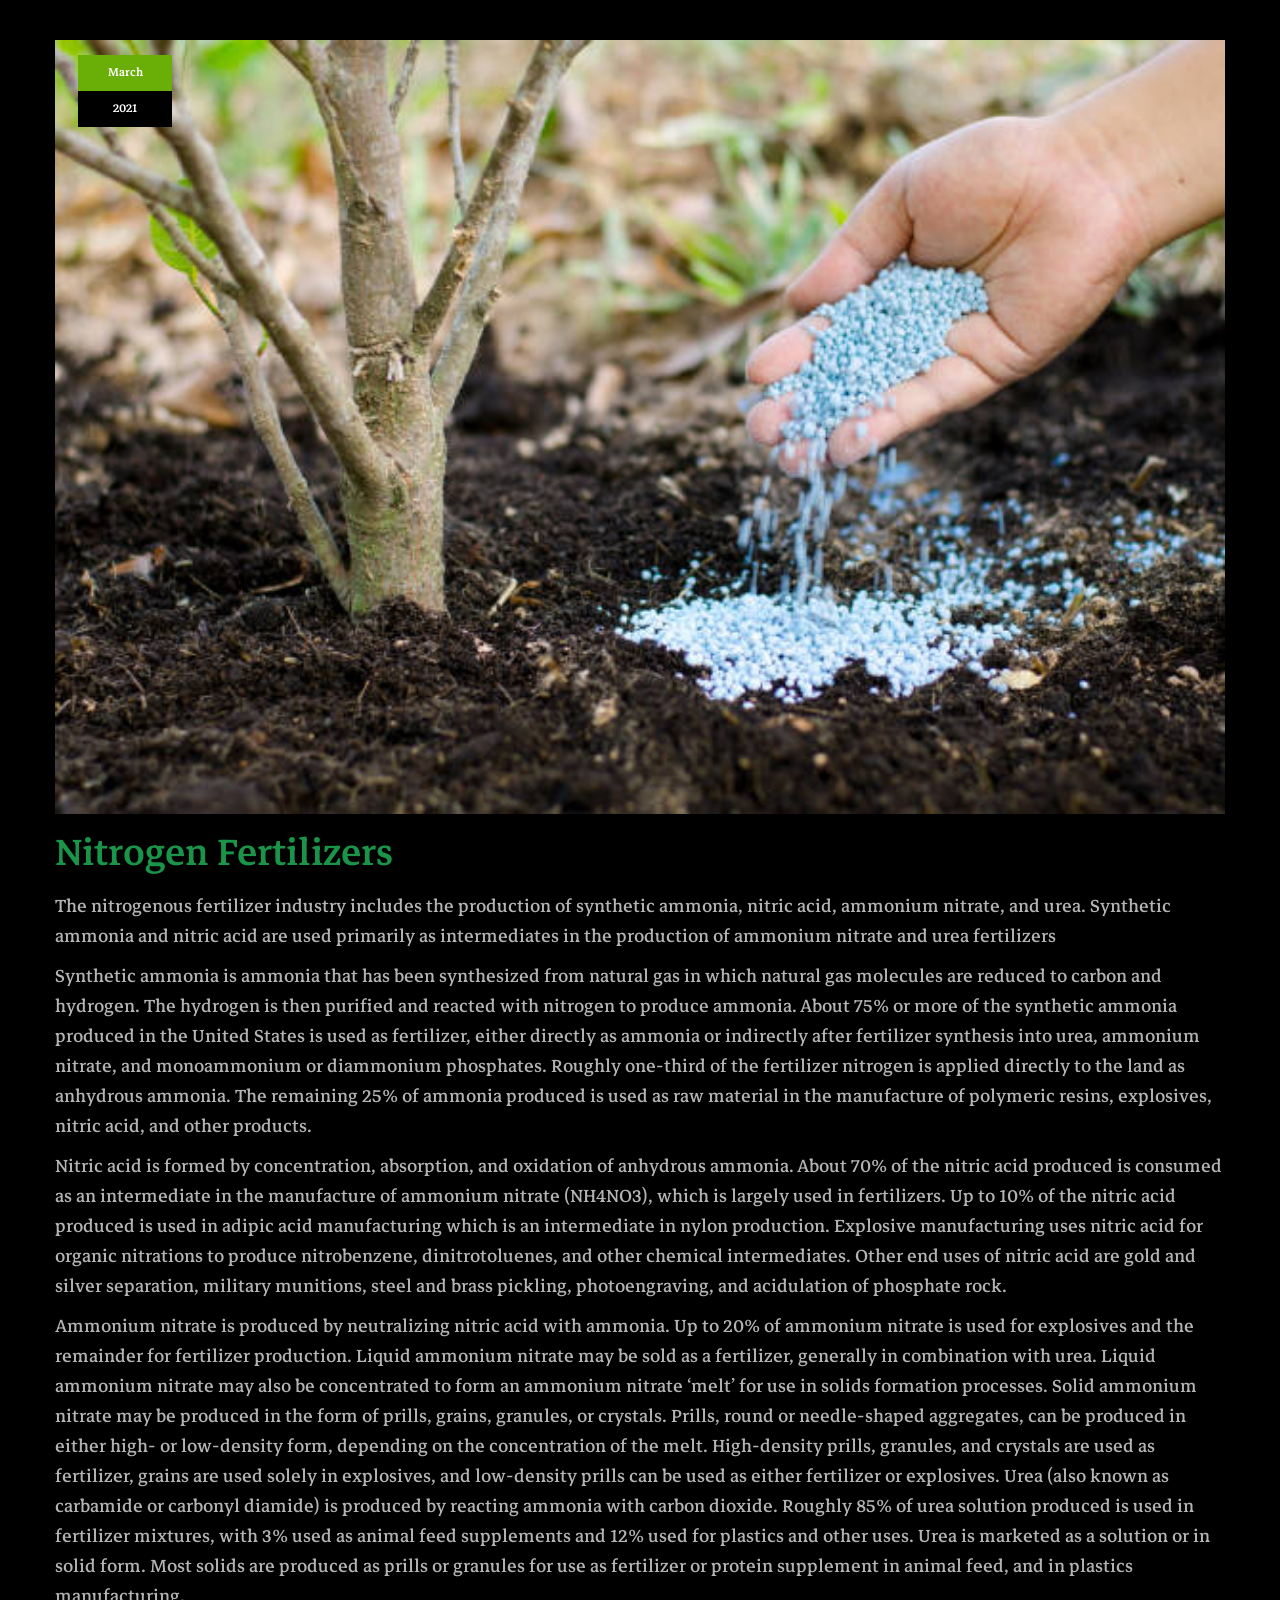
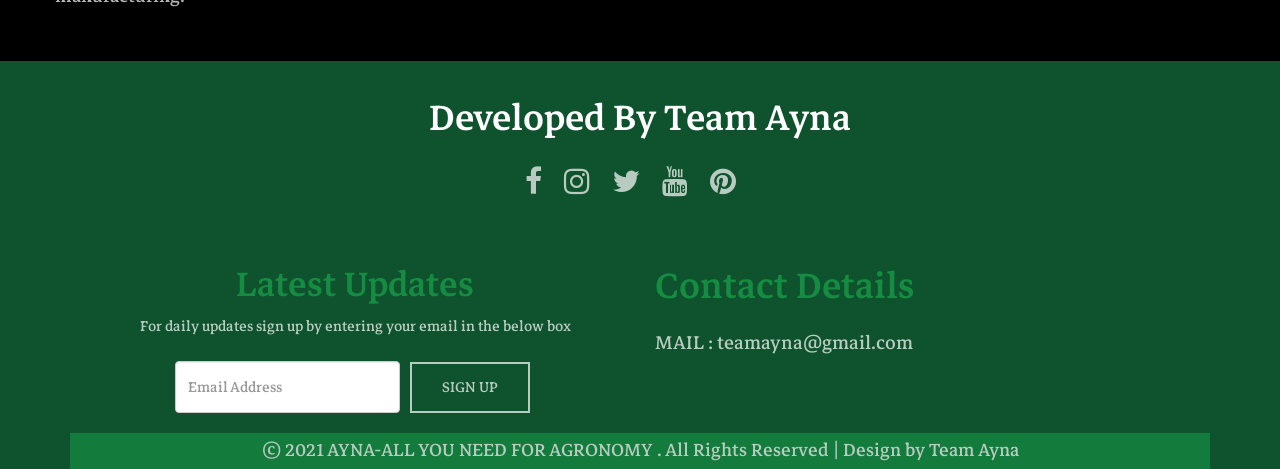
<file: Crop_web/seed/fertilizer/detail.html>
<!DOCTYPE html>
<html lang="en">

  <head>
    <meta charset="utf-8">
    <meta http-equiv="X-UA-Compatible" content="IE=edge">
    <meta name="viewport" content="width=device-width, initial-scale=1">
    <title>Nitrogen fertilizers</title>
    <link href="css/bootstrap.min.css" rel="stylesheet">
    <link href="css/global.css" rel="stylesheet">
	<link href="css/detail.css" rel="stylesheet">
	 <link rel="stylesheet" type="text/css" href="css/font-awesome.min.css" />
	 <link href="https://fonts.googleapis.com/css?family=Markazi+Text" rel="stylesheet">
     <script src="js/jquery-2.1.1.min.js"></script>
     <script src="js/bootstrap.min.js"></script>

  </head>

<body>



<section id="blog">
 <div class="container">
  <div class="row">
    <div class="col-sm-12 space_all">
	 <div class="blog_1 mgt clearfix">
	   <div class="blog_home1i clearfix">
	    <div class="grid clearfix">
		  <figure class="effect-jazz">
			<a href="#"><img src="img/i2.jpeg" class="iw mgt" alt="img25"></a>
		  </figure>
	  </div>
		<div class="blog_home1il clearfix">
          <h6 class="mgt"><span class="date">March</span> <span class="year">2021</span></h6>	
		</div>
	  </div>
	   <div class="blog_1r">
	    <h3><a href="#">Nitrogen Fertilizers</a></h3>

		<p>The nitrogenous fertilizer industry includes the production of synthetic ammonia, nitric acid, ammonium nitrate, and urea. Synthetic ammonia and nitric acid are used primarily as intermediates in the production of ammonium nitrate and urea fertilizers</p>
		<p>Synthetic ammonia is ammonia that has been synthesized from natural gas in which natural gas molecules are reduced to carbon and hydrogen. The hydrogen is then purified and reacted with nitrogen to produce ammonia. About 75% or more of the synthetic ammonia produced in the United States is used as fertilizer, either directly as ammonia or indirectly after fertilizer synthesis into urea, ammonium nitrate, and monoammonium or diammonium phosphates. Roughly one-third of the fertilizer nitrogen is applied directly to the land as anhydrous ammonia. The remaining 25% of ammonia produced is used as raw material in the manufacture of polymeric resins, explosives, nitric acid, and other products.</p>
		<p>Nitric acid is formed by concentration, absorption, and oxidation of anhydrous ammonia. About 70% of the nitric acid produced is consumed as an intermediate in the manufacture of ammonium nitrate (NH4NO3), which is largely used in fertilizers. Up to 10% of the nitric acid produced is used in adipic acid manufacturing which is an intermediate in nylon production. Explosive manufacturing uses nitric acid for organic nitrations to produce nitrobenzene, dinitrotoluenes, and other chemical intermediates. Other end uses of nitric acid are gold and silver separation, military munitions, steel and brass pickling, photoengraving, and acidulation of phosphate rock.</p>
		<p>Ammonium nitrate is produced by neutralizing nitric acid with ammonia. Up to 20% of ammonium nitrate is used for explosives and the remainder for fertilizer production. Liquid ammonium nitrate may be sold as a fertilizer, generally in combination with urea. Liquid ammonium nitrate may also be concentrated to form an ammonium nitrate ‘melt’ for use in solids formation processes. Solid ammonium nitrate may be produced in the form of prills, grains, granules, or crystals. Prills, round or needle-shaped aggregates, can be produced in either high- or low-density form, depending on the concentration of the melt. High-density prills, granules, and crystals are used as fertilizer, grains are used solely in explosives, and low-density prills can be used as either fertilizer or explosives.

Urea (also known as carbamide or carbonyl diamide) is produced by reacting ammonia with carbon dioxide. Roughly 85% of urea solution produced is used in fertilizer mixtures, with 3% used as animal feed supplements and 12% used for plastics and other uses. Urea is marketed as a solution or in solid form. Most solids are produced as prills or granules for use as fertilizer or protein supplement in animal feed, and in plastics manufacturing.</p>
		
	   </div>
	 </div>
	
	</div>
   </div>
	</div>
  </div>
 </div>
</section>
<section id="footer_main">
 <div class="container">
  <div class="row">
   <div class="col-sm-12">
    <div class="footer_main_1">
	 <h2>Developed By Team Ayna</h2>
	 <ul>
	      <li><a href="#"><i class="fa fa-facebook"></i></a></li>
		  <li><a href="#"><i class="fa fa-instagram"></i></a></li>
		  <li><a href="#"><i class="fa fa-twitter"></i></a></li>
		  <li><a href="#"><i class="fa fa-youtube"></i></a></li>
		  <li><a href="#"><i class="fa fa-pinterest"></i></a></li>
	 </ul>
	</div>
   </div>
  </div>
 </div>
</section>

<section id="footer">
 <div class="container">
  <div class="row">
   <div class="col-sm-12">

	<div class="col-sm-6">
	 <div class="footer_2">
	  <h1>Latest Updates</h1>
	  <p>For daily updates sign up by entering your email in the below box</p>
	 </div>
	 <div class="col-sm-12 space_all">
	  <div class="col-sm-2 space_all"></div>	  
	  <div class="col-sm-5 space_all">
	   <div class="footer_3">
	    <input type="text" class="form-control" placeholder="Email Address">
	   </div>
	  </div>
	  <div class="col-sm-3 space_all">
	   <div class="footer_3">
	    <p><a href="#">SIGN UP</a></p>
	   </div>
	  </div>
	  <div class="col-sm-1 space_all"></div>
	 </div>
	</div>
	<div class="col-sm-6">
	 <div class="footer_4">
	  <h1>Contact Details</h1>
	  <ul>
		   <li>MAIL : <a href="#"> teamayna@gmail.com</a></li>
	  </ul>
	 </div>
	</div>
   </div>
   <div class="col-sm-12">
    <div class="footer_5">
	 <p> © 2021 AYNA-ALL YOU NEED FOR AGRONOMY . All Rights Reserved | Design by Team Ayna</p>
	</div>   
   </div>
  </div>
 </div>
</section>
<script type="text/javascript">
	  $("#menu-close").click(function(e) {
    e.preventDefault();
    $("#sidebar-wrapper").toggleClass("active");
  });
  $("#menu-toggle").click(function(e) {
    e.preventDefault();
    $("#sidebar-wrapper").toggleClass("active");
  });
	</script>
</body>
</html>
</file>
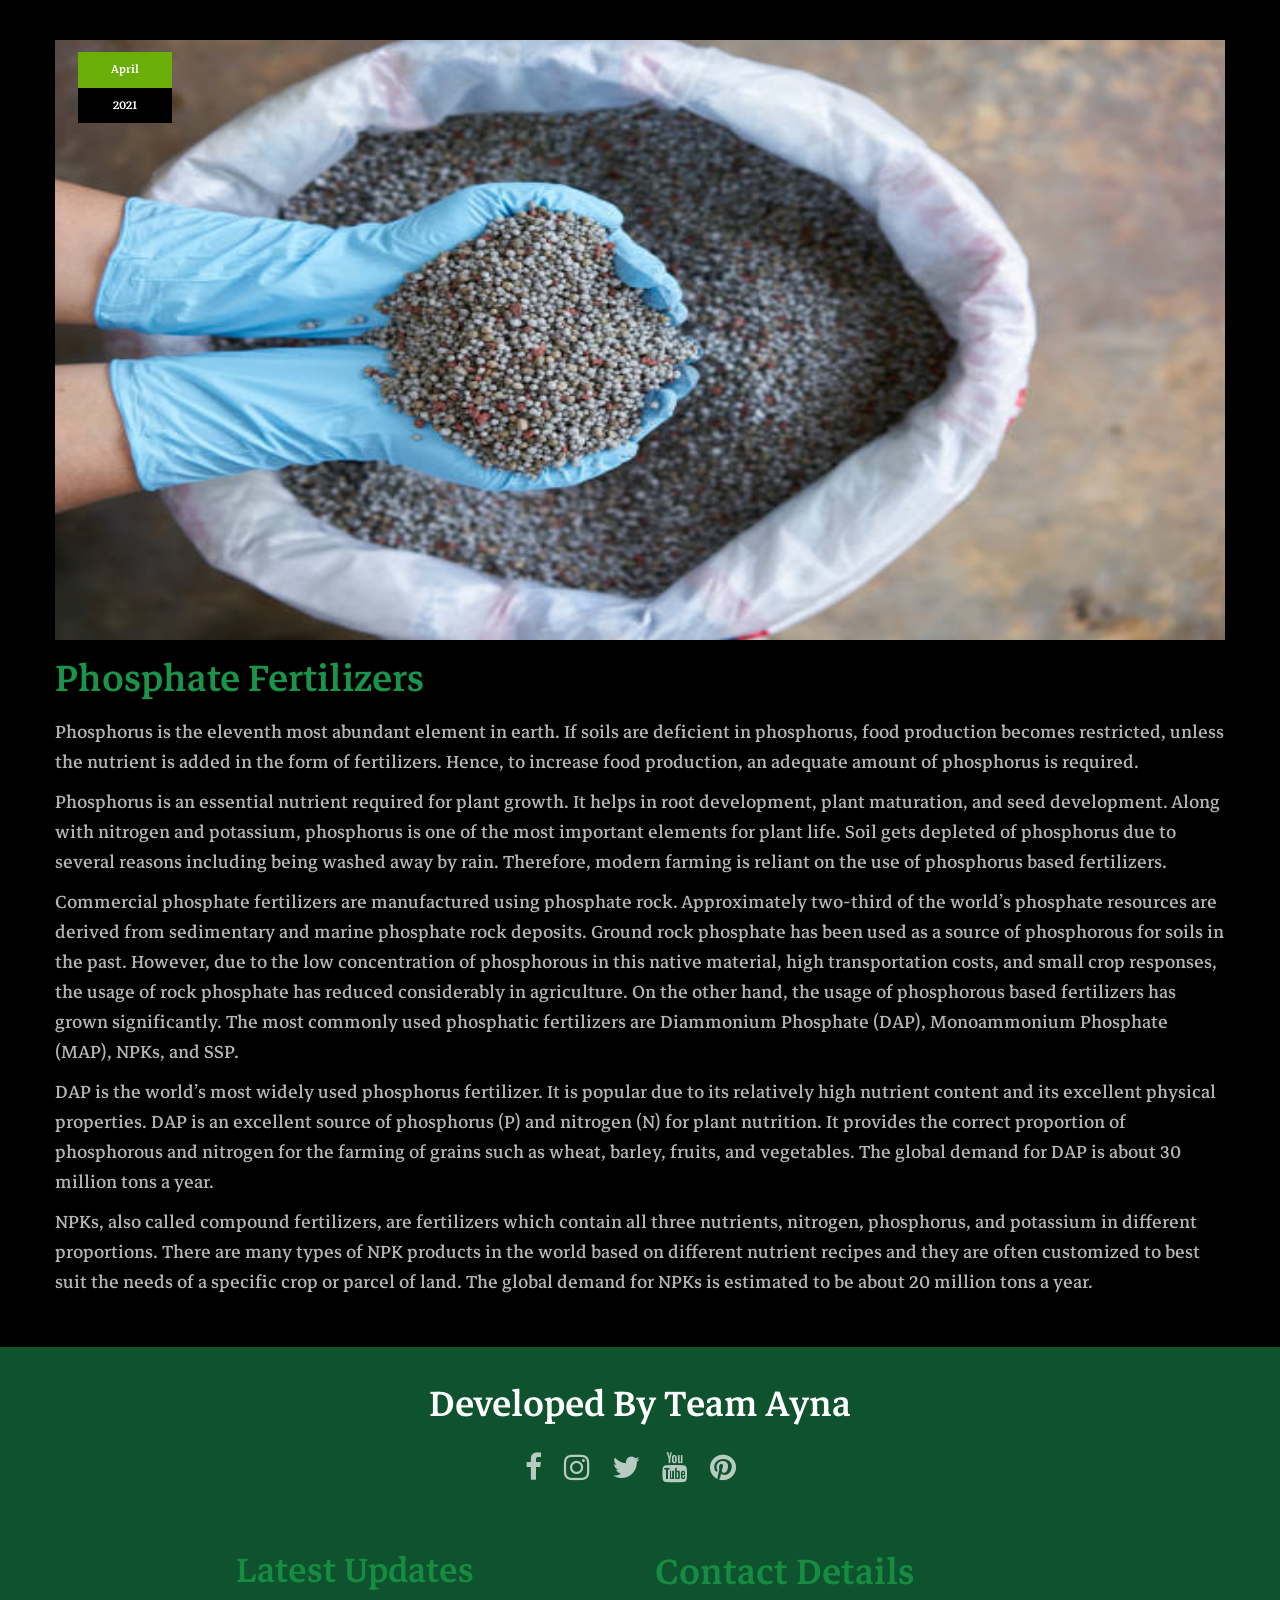
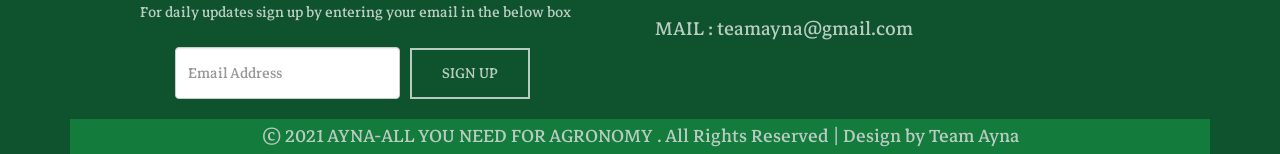
<file: Crop_web/seed/fertilizer/detail2.html>
<!DOCTYPE html>
<html lang="en">

  <head>
    <meta charset="utf-8">
    <meta http-equiv="X-UA-Compatible" content="IE=edge">
    <meta name="viewport" content="width=device-width, initial-scale=1">
    <title>Phosphate Fertilizers</title>
    <link href="css/bootstrap.min.css" rel="stylesheet">
    <link href="css/global.css" rel="stylesheet">
	<link href="css/detail.css" rel="stylesheet">
	 <link rel="stylesheet" type="text/css" href="css/font-awesome.min.css" />
	 <link href="https://fonts.googleapis.com/css?family=Markazi+Text" rel="stylesheet">
     <script src="js/jquery-2.1.1.min.js"></script>
     <script src="js/bootstrap.min.js"></script>

  </head>

<body>



<section id="blog">
 <div class="container">
  <div class="row">
    <div class="col-sm-12 space_all">
	 <div class="blog_1 mgt clearfix">
	   <div class="blog_home1i clearfix">
	    <div class="grid clearfix">
		  <figure class="effect-jazz">
			<a href="#"><img src="img/i3.jpeg" class="iw mgt" alt="img25" height="600px" width="300px"></a>
		  </figure>
	  </div>
		<div class="blog_home1il clearfix">
          <h6 class="mgt"><span class="date">April</span> <span class="year">2021</span></h6>	
		</div>
	  </div>
	   <div class="blog_1r">
	    <h3><a href="#">Phosphate Fertilizers</a></h3>

		<p>Phosphorus is the eleventh most abundant element in earth. If soils are deficient in phosphorus, food production becomes restricted, unless the nutrient is added in the form of fertilizers. Hence, to increase food production, an adequate amount of phosphorus is required.</p>
		<p>Phosphorus is an essential nutrient required for plant growth. It helps in root development, plant maturation, and seed development. Along with nitrogen and potassium, phosphorus is one of the most important elements for plant life. Soil gets depleted of phosphorus due to several reasons including being washed away by rain. Therefore, modern farming is reliant on the use of phosphorus based fertilizers.</p>
		<p>Commercial phosphate fertilizers are manufactured using phosphate rock. Approximately two-third of the world’s phosphate resources are derived from sedimentary and marine phosphate rock deposits. Ground rock phosphate has been used as a source of phosphorous for soils in the past. However, due to the low concentration of phosphorous in this native material, high transportation costs, and small crop responses, the usage of rock phosphate has reduced considerably in agriculture. On the other hand, the usage of phosphorous based fertilizers has grown significantly. The most commonly used phosphatic fertilizers are Diammonium Phosphate (DAP), Monoammonium Phosphate (MAP), NPKs, and SSP.</p>
		<p>DAP is the world’s most widely used phosphorus fertilizer. It is popular due to its relatively high nutrient content and its excellent physical properties. DAP is an excellent source of phosphorus (P) and nitrogen (N) for plant nutrition. It provides the correct proportion of phosphorous and nitrogen for the farming of grains such as wheat, barley, fruits, and vegetables. The global demand for DAP is about 30 million tons a year.</p>
		<p>NPKs, also called compound fertilizers, are fertilizers which contain all three nutrients, nitrogen, phosphorus, and potassium in different proportions. There are many types of NPK products in the world based on different nutrient recipes and they are often customized to best suit the needs of a specific crop or parcel of land. The global demand for NPKs is estimated to be about 20 million tons a year.</p>
		
	   </div>
	 </div>
	 
   </div>
	</div>
  </div>
 </div>
</section>
<section id="footer_main">
 <div class="container">
  <div class="row">
   <div class="col-sm-12">
    <div class="footer_main_1">
	 <h2>Developed By Team Ayna</h2>
	 <ul>
	      <li><a href="#"><i class="fa fa-facebook"></i></a></li>
		  <li><a href="#"><i class="fa fa-instagram"></i></a></li>
		  <li><a href="#"><i class="fa fa-twitter"></i></a></li>
		  <li><a href="#"><i class="fa fa-youtube"></i></a></li>
		  <li><a href="#"><i class="fa fa-pinterest"></i></a></li>
	 </ul>
	</div>
   </div>
  </div>
 </div>
</section>

<section id="footer">
 <div class="container">
  <div class="row">
   <div class="col-sm-12">

	<div class="col-sm-6">
	 <div class="footer_2">
	  <h1>Latest Updates</h1>
	  <p>For daily updates sign up by entering your email in the below box</p>
	 </div>
	 <div class="col-sm-12 space_all">
	  <div class="col-sm-2 space_all"></div>	  
	  <div class="col-sm-5 space_all">
	   <div class="footer_3">
	    <input type="text" class="form-control" placeholder="Email Address">
	   </div>
	  </div>
	  <div class="col-sm-3 space_all">
	   <div class="footer_3">
	    <p><a href="#">SIGN UP</a></p>
	   </div>
	  </div>
	  <div class="col-sm-1 space_all"></div>
	 </div>
	</div>
	<div class="col-sm-6">
	 <div class="footer_4">
	  <h1>Contact Details</h1>
	  <ul>
		   <li>MAIL : <a href="#"> teamayna@gmail.com</a></li>
	  </ul>
	 </div>
	</div>
   </div>
   <div class="col-sm-12">
    <div class="footer_5">
	 <p> © 2021 AYNA-ALL YOU NEED FOR AGRONOMY . All Rights Reserved | Design by Team Ayna</p>
	</div>   
   </div>
  </div>
 </div>
</section>
<script type="text/javascript">
	  $("#menu-close").click(function(e) {
    e.preventDefault();
    $("#sidebar-wrapper").toggleClass("active");
  });
  $("#menu-toggle").click(function(e) {
    e.preventDefault();
    $("#sidebar-wrapper").toggleClass("active");
  });
	</script>
</body>
</html>
</file>
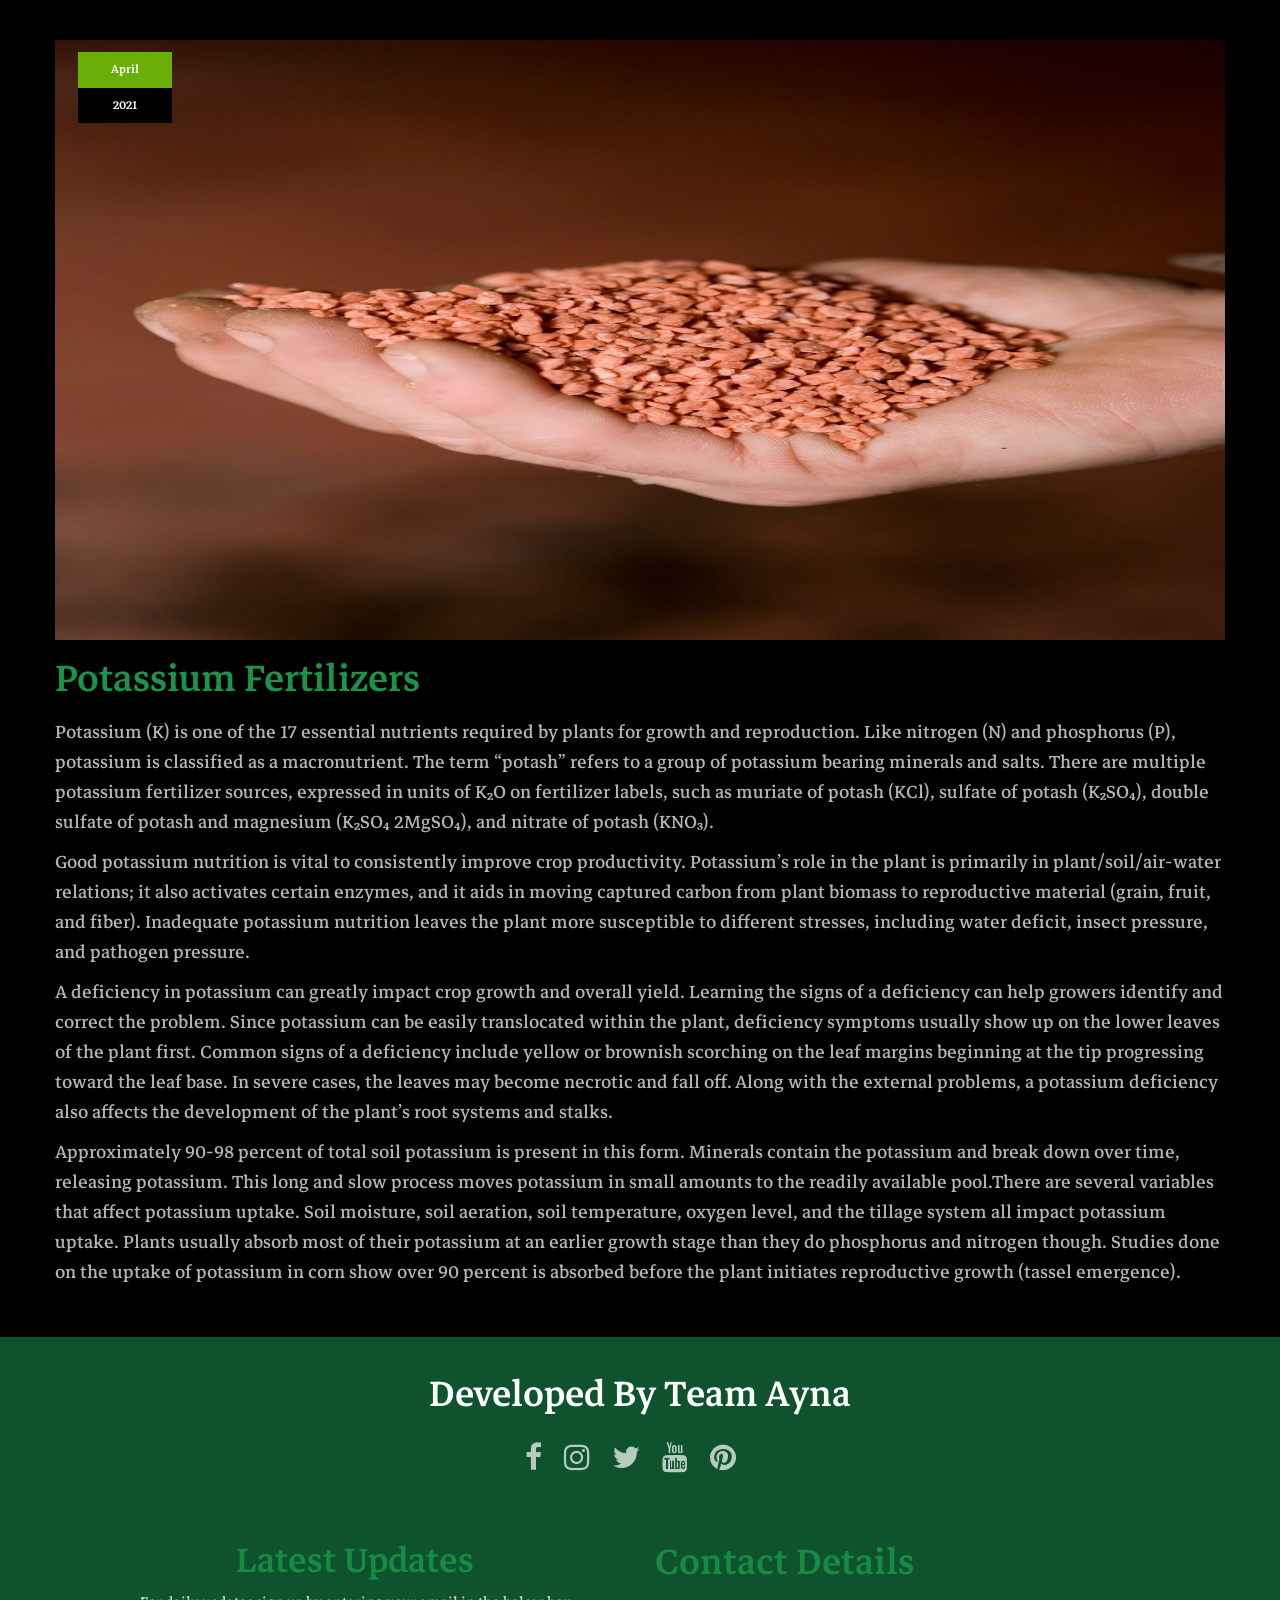
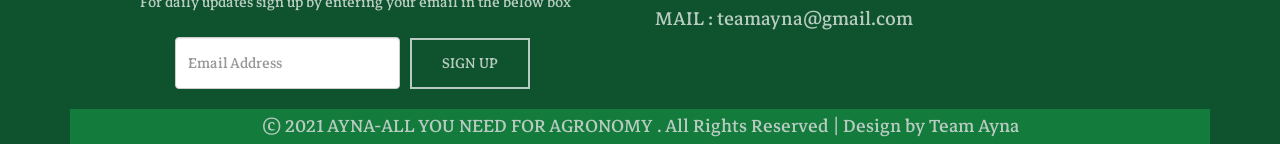
<file: Crop_web/seed/fertilizer/detail3.html>
<!DOCTYPE html>
<html lang="en">

  <head>
    <meta charset="utf-8">
    <meta http-equiv="X-UA-Compatible" content="IE=edge">
    <meta name="viewport" content="width=device-width, initial-scale=1">
    <title>Potassium Fertilizer</title>
    <link href="css/bootstrap.min.css" rel="stylesheet">
    <link href="css/global.css" rel="stylesheet">
	<link href="css/detail.css" rel="stylesheet">
	 <link rel="stylesheet" type="text/css" href="css/font-awesome.min.css" />
	 <link href="https://fonts.googleapis.com/css?family=Markazi+Text" rel="stylesheet">
     <script src="js/jquery-2.1.1.min.js"></script>
     <script src="js/bootstrap.min.js"></script>

  </head>

<body>



<section id="blog">
 <div class="container">
  <div class="row">
    <div class="col-sm-12 space_all">
	 <div class="blog_1 mgt clearfix">
	   <div class="blog_home1i clearfix">
	    <div class="grid clearfix">
		  <figure class="effect-jazz">
			<a href="#"><img src="img/i5.jpeg" class="iw mgt" alt="img25" height="600px" width="300px"></a>
		  </figure>
	  </div>
		<div class="blog_home1il clearfix">
          <h6 class="mgt"><span class="date">April</span> <span class="year">2021</span></h6>	
		</div>
	  </div>
	   <div class="blog_1r">
	    <h3><a href="#">Potassium Fertilizers</a></h3>

		<p>Potassium (K) is one of the 17 essential nutrients required by plants for growth and reproduction. Like nitrogen (N) and phosphorus (P), potassium is classified as a macronutrient. The term “potash” refers to a group of potassium bearing minerals and salts. There are multiple potassium fertilizer sources, expressed in units of K₂O on fertilizer labels, such as muriate of potash (KCl), sulfate of potash (K₂SO₄), double sulfate of potash and magnesium (K₂SO₄ 2MgSO₄), and nitrate of potash (KNO₃).</p>
		<p>Good potassium nutrition is vital to consistently improve crop productivity. Potassium’s role in the plant is primarily in plant/soil/air-water relations; it also activates certain enzymes, and it aids in moving captured carbon from plant biomass to reproductive material (grain, fruit, and fiber). Inadequate potassium nutrition leaves the plant more susceptible to different stresses, including water deficit, insect pressure, and pathogen pressure.</p>
		<p>A deficiency in potassium can greatly impact crop growth and overall yield. Learning the signs of a deficiency can help growers identify and correct the problem. Since potassium can be easily translocated within the plant, deficiency symptoms usually show up on the lower leaves of the plant first. Common signs of a deficiency include yellow or brownish scorching on the leaf margins beginning at the tip progressing toward the leaf base. In severe cases, the leaves may become necrotic and fall off. Along with the external problems, a potassium deficiency also affects the development of the plant’s root systems and stalks.</p>
		<p>Approximately 90-98 percent of total soil potassium is present in this form. Minerals contain the potassium and break down over time, releasing potassium. This long and slow process moves potassium in small amounts to the readily available pool.There are several variables that affect potassium uptake. Soil moisture, soil aeration, soil temperature, oxygen level, and the tillage system all impact potassium uptake. Plants usually absorb most of their potassium at an earlier growth stage than they do phosphorus and nitrogen though. Studies done on the uptake of potassium in corn show over 90 percent is absorbed before the plant initiates reproductive growth (tassel emergence). </p>
		
	   </div>
	 </div>
	 
   </div>
	</div>
  </div>
 </div>
</section>
<section id="footer_main">
 <div class="container">
  <div class="row">
   <div class="col-sm-12">
    <div class="footer_main_1">
	 <h2>Developed By Team Ayna</h2>
	 <ul>
	      <li><a href="#"><i class="fa fa-facebook"></i></a></li>
		  <li><a href="#"><i class="fa fa-instagram"></i></a></li>
		  <li><a href="#"><i class="fa fa-twitter"></i></a></li>
		  <li><a href="#"><i class="fa fa-youtube"></i></a></li>
		  <li><a href="#"><i class="fa fa-pinterest"></i></a></li>
	 </ul>
	</div>
   </div>
  </div>
 </div>
</section>

<section id="footer">
 <div class="container">
  <div class="row">
   <div class="col-sm-12">

	<div class="col-sm-6">
	 <div class="footer_2">
	  <h1>Latest Updates</h1>
	  <p>For daily updates sign up by entering your email in the below box</p>
	 </div>
	 <div class="col-sm-12 space_all">
	  <div class="col-sm-2 space_all"></div>	  
	  <div class="col-sm-5 space_all">
	   <div class="footer_3">
	    <input type="text" class="form-control" placeholder="Email Address">
	   </div>
	  </div>
	  <div class="col-sm-3 space_all">
	   <div class="footer_3">
	    <p><a href="#">SIGN UP</a></p>
	   </div>
	  </div>
	  <div class="col-sm-1 space_all"></div>
	 </div>
	</div>
	<div class="col-sm-6">
	 <div class="footer_4">
	  <h1>Contact Details</h1>
	  <ul>
		   <li>MAIL : <a href="#"> teamayna@gmail.com</a></li>
	  </ul>
	 </div>
	</div>
   </div>
   <div class="col-sm-12">
    <div class="footer_5">
	 <p> © 2021 AYNA-ALL YOU NEED FOR AGRONOMY . All Rights Reserved | Design by Team Ayna</p>
	</div>   
   </div>
  </div>
 </div>
</section>
<script type="text/javascript">
	  $("#menu-close").click(function(e) {
    e.preventDefault();
    $("#sidebar-wrapper").toggleClass("active");
  });
  $("#menu-toggle").click(function(e) {
    e.preventDefault();
    $("#sidebar-wrapper").toggleClass("active");
  });
	</script>
</body>
</html>
</file>
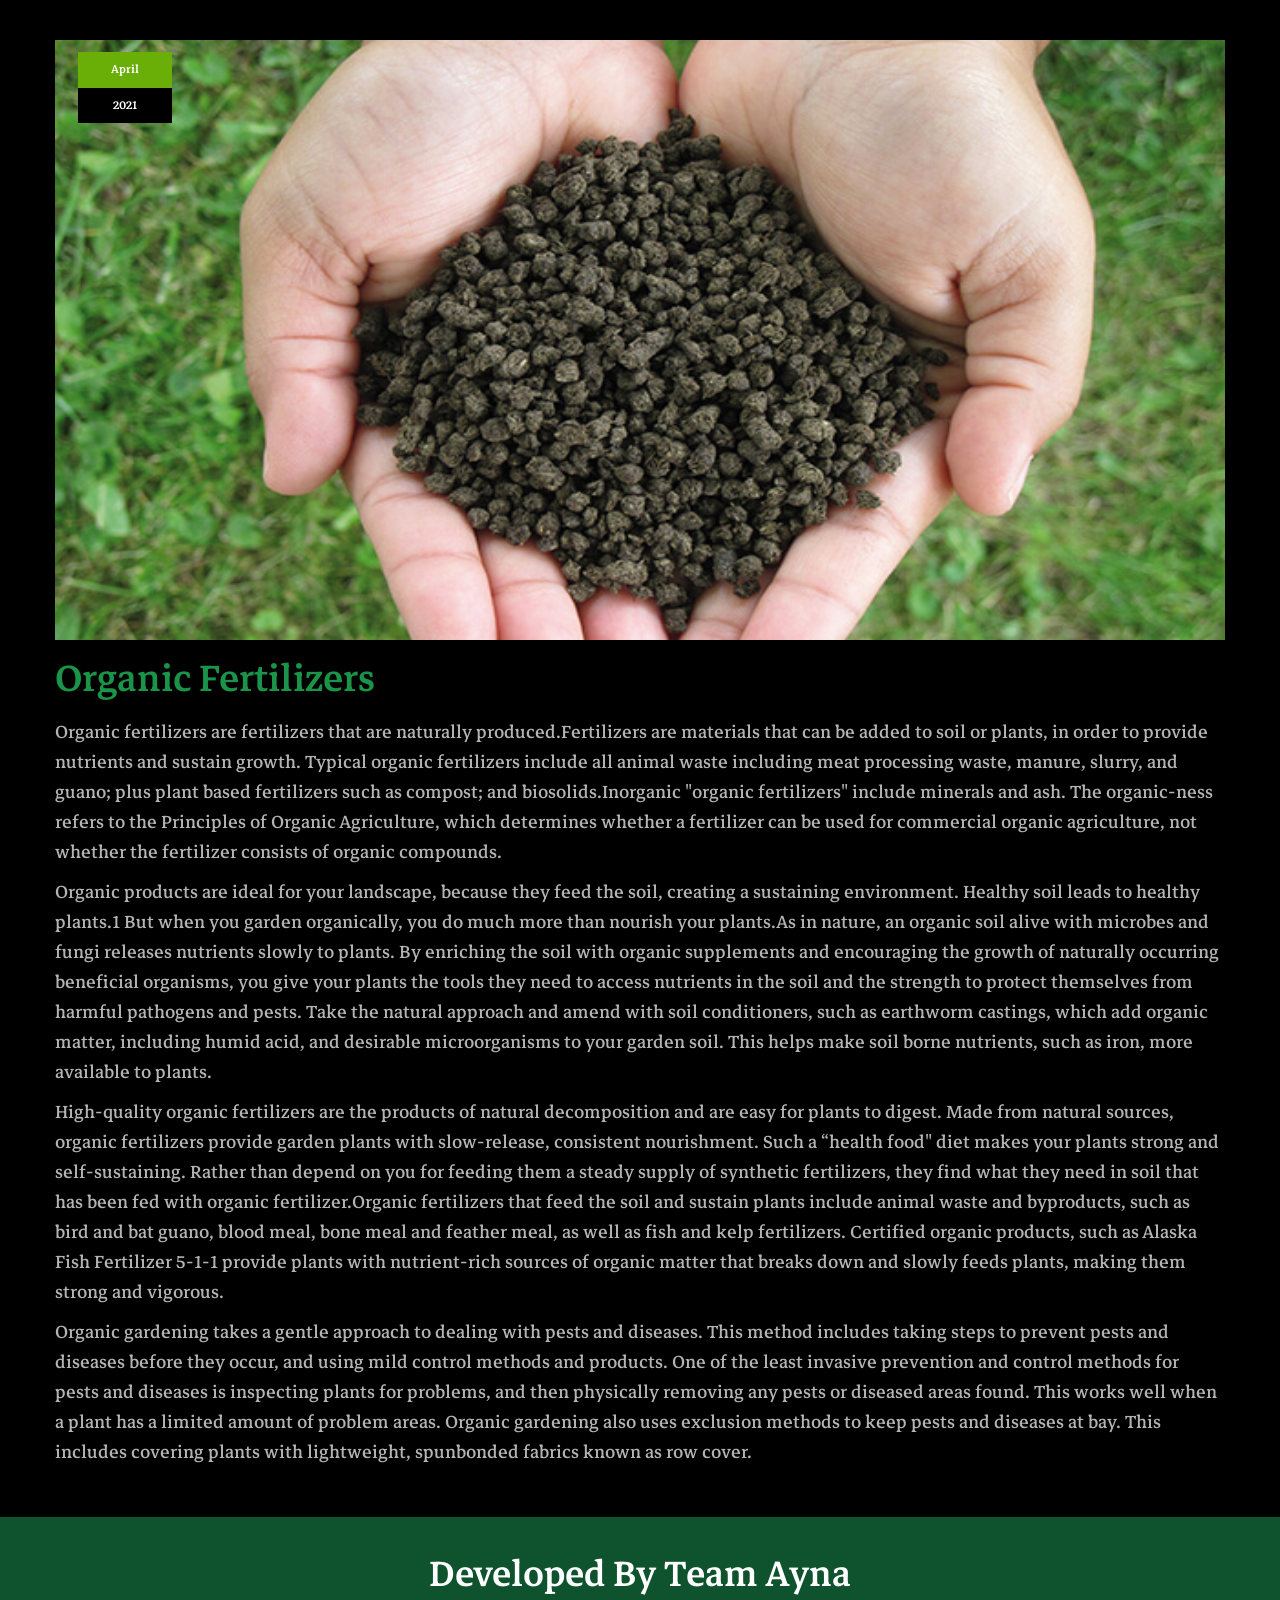
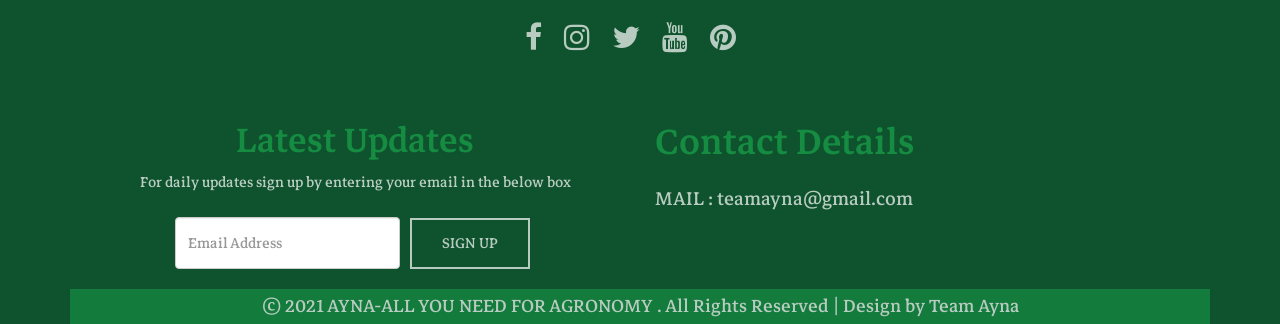
<file: Crop_web/seed/fertilizer/detail4.html>
<!DOCTYPE html>
<html lang="en">

  <head>
    <meta charset="utf-8">
    <meta http-equiv="X-UA-Compatible" content="IE=edge">
    <meta name="viewport" content="width=device-width, initial-scale=1">
    <title>Organic Fertilizers</title>
    <link href="css/bootstrap.min.css" rel="stylesheet">
    <link href="css/global.css" rel="stylesheet">
	<link href="css/detail.css" rel="stylesheet">
	 <link rel="stylesheet" type="text/css" href="css/font-awesome.min.css" />
	 <link href="https://fonts.googleapis.com/css?family=Markazi+Text" rel="stylesheet">
     <script src="js/jquery-2.1.1.min.js"></script>
     <script src="js/bootstrap.min.js"></script>

  </head>

<body>



<section id="blog">
 <div class="container">
  <div class="row">
    <div class="col-sm-12 space_all">
	 <div class="blog_1 mgt clearfix">
	   <div class="blog_home1i clearfix">
	    <div class="grid clearfix">
		  <figure class="effect-jazz">
			<a href="#"><img src="img/i4.jpeg" class="iw mgt" alt="img25" height="600px" width="300px"></a>
		  </figure>
	  </div>
		<div class="blog_home1il clearfix">
          <h6 class="mgt"><span class="date">April</span> <span class="year">2021</span></h6>	
		</div>
	  </div>
	   <div class="blog_1r">
	    <h3><a href="#">Organic Fertilizers</a></h3>

		<p>Organic fertilizers are fertilizers that are naturally produced.Fertilizers are materials that can be added to soil or plants, in order to provide nutrients and sustain growth. Typical organic fertilizers include all animal waste including meat processing waste, manure, slurry, and guano; plus plant based fertilizers such as compost; and biosolids.Inorganic "organic fertilizers" include minerals and ash. The organic-ness refers to the Principles of Organic Agriculture, which determines whether a fertilizer can be used for commercial organic agriculture, not whether the fertilizer consists of organic compounds.</p>
		<p>Organic products are ideal for your landscape, because they feed the soil, creating a sustaining environment. Healthy soil leads to healthy plants.1 But when you garden organically, you do much more than nourish your plants.As in nature, an organic soil alive with microbes and fungi releases nutrients slowly to plants. By enriching the soil with organic supplements and encouraging the growth of naturally occurring beneficial organisms, you give your plants the tools they need to access nutrients in the soil and the strength to protect themselves from harmful pathogens and pests. Take the natural approach and amend with soil conditioners, such as earthworm castings, which add organic matter, including humid acid, and desirable microorganisms to your garden soil. This helps make soil borne nutrients, such as iron, more available to plants.</p>
		<p>High-quality organic fertilizers are the products of natural decomposition and are easy for plants to digest. Made from natural sources, organic fertilizers provide garden plants with slow-release, consistent nourishment. Such a “health food" diet makes your plants strong and self-sustaining. Rather than depend on you for feeding them a steady supply of synthetic fertilizers, they find what they need in soil that has been fed with organic fertilizer.Organic fertilizers that feed the soil and sustain plants include animal waste and byproducts, such as bird and bat guano, blood meal, bone meal and feather meal, as well as fish and kelp fertilizers. Certified organic products, such as Alaska Fish Fertilizer 5-1-1 provide plants with nutrient-rich sources of organic matter that breaks down and slowly feeds plants, making them strong and vigorous.</p>
		<p>Organic gardening takes a gentle approach to dealing with pests and diseases. This method includes taking steps to prevent pests and diseases before they occur, and using mild control methods and products.

One of the least invasive prevention and control methods for pests and diseases is inspecting plants for problems, and then physically removing any pests or diseased areas found. This works well when a plant has a limited amount of problem areas. Organic gardening also uses exclusion methods to keep pests and diseases at bay. This includes covering plants with lightweight, spunbonded fabrics known as row cover.</p>
		
	   </div>
	 </div>
	 
   </div>
	</div>
  </div>
 </div>
</section>
<section id="footer_main">
 <div class="container">
  <div class="row">
   <div class="col-sm-12">
    <div class="footer_main_1">
	 <h2>Developed By Team Ayna</h2>
	 <ul>
	      <li><a href="#"><i class="fa fa-facebook"></i></a></li>
		  <li><a href="#"><i class="fa fa-instagram"></i></a></li>
		  <li><a href="#"><i class="fa fa-twitter"></i></a></li>
		  <li><a href="#"><i class="fa fa-youtube"></i></a></li>
		  <li><a href="#"><i class="fa fa-pinterest"></i></a></li>
	 </ul>
	</div>
   </div>
  </div>
 </div>
</section>

<section id="footer">
 <div class="container">
  <div class="row">
   <div class="col-sm-12">

	<div class="col-sm-6">
	 <div class="footer_2">
	  <h1>Latest Updates</h1>
	  <p>For daily updates sign up by entering your email in the below box</p>
	 </div>
	 <div class="col-sm-12 space_all">
	  <div class="col-sm-2 space_all"></div>	  
	  <div class="col-sm-5 space_all">
	   <div class="footer_3">
	    <input type="text" class="form-control" placeholder="Email Address">
	   </div>
	  </div>
	  <div class="col-sm-3 space_all">
	   <div class="footer_3">
	    <p><a href="#">SIGN UP</a></p>
	   </div>
	  </div>
	  <div class="col-sm-1 space_all"></div>
	 </div>
	</div>
	<div class="col-sm-6">
	 <div class="footer_4">
	  <h1>Contact Details</h1>
	  <ul>
		   <li>MAIL : <a href="#"> teamayna@gmail.com</a></li>
	  </ul>
	 </div>
	</div>
   </div>
   <div class="col-sm-12">
    <div class="footer_5">
	 <p> © 2021 AYNA-ALL YOU NEED FOR AGRONOMY . All Rights Reserved | Design by Team Ayna</p>
	</div>   
   </div>
  </div>
 </div>
</section>
<script type="text/javascript">
	  $("#menu-close").click(function(e) {
    e.preventDefault();
    $("#sidebar-wrapper").toggleClass("active");
  });
  $("#menu-toggle").click(function(e) {
    e.preventDefault();
    $("#sidebar-wrapper").toggleClass("active");
  });
	</script>
</body>
</html>
</file>
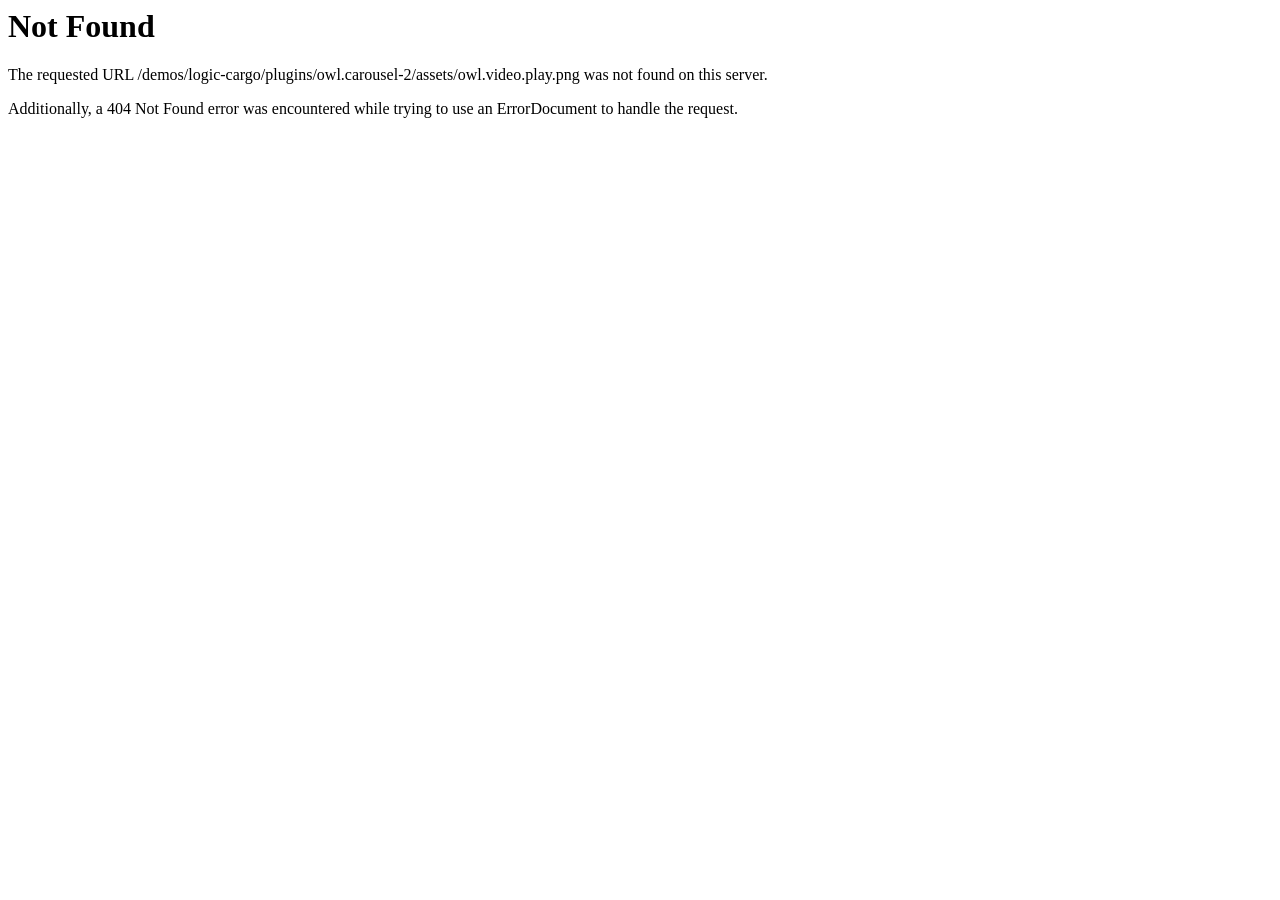
<file: Crop_web/plugins/owl.carousel-2/assets/owl.video.play.html>
<!DOCTYPE HTML PUBLIC "-//IETF//DTD HTML 2.0//EN">
<html><head>
<title>404 Not Found</title>
</head><body>
<h1>Not Found</h1>
<p>The requested URL /demos/logic-cargo/plugins/owl.carousel-2/assets/owl.video.play.png was not found on this server.</p>
<p>Additionally, a 404 Not Found
error was encountered while trying to use an ErrorDocument to handle the request.</p>
</body></html>
</file>
<file: Crop_web/plugins/Stroke-Gap-Icons-Webfont/style.css>
@font-face {
	font-family: 'Stroke-Gap-Icons';
	src: url('fonts/Stroke-Gap-Icons.eot');
}
@font-face {
	font-family: 'Stroke-Gap-Icons';
	src: url([data-uri]) format('truetype'),
		 url([data-uri]) format('woff');
	font-weight: normal;
	font-style: normal;
}

.icon {
	font-family: 'Stroke-Gap-Icons';
	speak: none;
	font-style: normal;
	font-weight: normal;
	font-variant: normal;
	text-transform: none;
	line-height: 1;

	/* Better Font Rendering =========== */
	-webkit-font-smoothing: antialiased;
	-moz-osx-font-smoothing: grayscale;
}

.icon-WorldWide:before {
	content: "\e600";
}
.icon-WorldGlobe:before {
	content: "\e601";
}
.icon-Underpants:before {
	content: "\e602";
}
.icon-Tshirt:before {
	content: "\e603";
}
.icon-Trousers:before {
	content: "\e604";
}
.icon-Tie:before {
	content: "\e605";
}
.icon-TennisBall:before {
	content: "\e606";
}
.icon-Telesocpe:before {
	content: "\e607";
}
.icon-Stop:before {
	content: "\e608";
}
.icon-Starship:before {
	content: "\e609";
}
.icon-Starship2:before {
	content: "\e60a";
}
.icon-Speaker:before {
	content: "\e60b";
}
.icon-Speaker2:before {
	content: "\e60c";
}
.icon-Soccer:before {
	content: "\e60d";
}
.icon-Snikers:before {
	content: "\e60e";
}
.icon-Scisors:before {
	content: "\e60f";
}
.icon-Puzzle:before {
	content: "\e610";
}
.icon-Printer:before {
	content: "\e611";
}
.icon-Pool:before {
	content: "\e612";
}
.icon-Podium:before {
	content: "\e613";
}
.icon-Play:before {
	content: "\e614";
}
.icon-Planet:before {
	content: "\e615";
}
.icon-Pause:before {
	content: "\e616";
}
.icon-Next:before {
	content: "\e617";
}
.icon-MusicNote2:before {
	content: "\e618";
}
.icon-MusicNote:before {
	content: "\e619";
}
.icon-MusicMixer:before {
	content: "\e61a";
}
.icon-Microphone:before {
	content: "\e61b";
}
.icon-Medal:before {
	content: "\e61c";
}
.icon-ManFigure:before {
	content: "\e61d";
}
.icon-Magnet:before {
	content: "\e61e";
}
.icon-Like:before {
	content: "\e61f";
}
.icon-Hanger:before {
	content: "\e620";
}
.icon-Handicap:before {
	content: "\e621";
}
.icon-Forward:before {
	content: "\e622";
}
.icon-Footbal:before {
	content: "\e623";
}
.icon-Flag:before {
	content: "\e624";
}
.icon-FemaleFigure:before {
	content: "\e625";
}
.icon-Dislike:before {
	content: "\e626";
}
.icon-DiamondRing:before {
	content: "\e627";
}
.icon-Cup:before {
	content: "\e628";
}
.icon-Crown:before {
	content: "\e629";
}
.icon-Column:before {
	content: "\e62a";
}
.icon-Click:before {
	content: "\e62b";
}
.icon-Cassette:before {
	content: "\e62c";
}
.icon-Bomb:before {
	content: "\e62d";
}
.icon-BatteryLow:before {
	content: "\e62e";
}
.icon-BatteryFull:before {
	content: "\e62f";
}
.icon-Bascketball:before {
	content: "\e630";
}
.icon-Astronaut:before {
	content: "\e631";
}
.icon-WineGlass:before {
	content: "\e632";
}
.icon-Water:before {
	content: "\e633";
}
.icon-Wallet:before {
	content: "\e634";
}
.icon-Umbrella:before {
	content: "\e635";
}
.icon-TV:before {
	content: "\e636";
}
.icon-TeaMug:before {
	content: "\e637";
}
.icon-Tablet:before {
	content: "\e638";
}
.icon-Soda:before {
	content: "\e639";
}
.icon-SodaCan:before {
	content: "\e63a";
}
.icon-SimCard:before {
	content: "\e63b";
}
.icon-Signal:before {
	content: "\e63c";
}
.icon-Shaker:before {
	content: "\e63d";
}
.icon-Radio:before {
	content: "\e63e";
}
.icon-Pizza:before {
	content: "\e63f";
}
.icon-Phone:before {
	content: "\e640";
}
.icon-Notebook:before {
	content: "\e641";
}
.icon-Mug:before {
	content: "\e642";
}
.icon-Mastercard:before {
	content: "\e643";
}
.icon-Ipod:before {
	content: "\e644";
}
.icon-Info:before {
	content: "\e645";
}
.icon-Icecream2:before {
	content: "\e646";
}
.icon-Icecream1:before {
	content: "\e647";
}
.icon-Hourglass:before {
	content: "\e648";
}
.icon-Help:before {
	content: "\e649";
}
.icon-Goto:before {
	content: "\e64a";
}
.icon-Glasses:before {
	content: "\e64b";
}
.icon-Gameboy:before {
	content: "\e64c";
}
.icon-ForkandKnife:before {
	content: "\e64d";
}
.icon-Export:before {
	content: "\e64e";
}
.icon-Exit:before {
	content: "\e64f";
}
.icon-Espresso:before {
	content: "\e650";
}
.icon-Drop:before {
	content: "\e651";
}
.icon-Download:before {
	content: "\e652";
}
.icon-Dollars:before {
	content: "\e653";
}
.icon-Dollar:before {
	content: "\e654";
}
.icon-DesktopMonitor:before {
	content: "\e655";
}
.icon-Corkscrew:before {
	content: "\e656";
}
.icon-CoffeeToGo:before {
	content: "\e657";
}
.icon-Chart:before {
	content: "\e658";
}
.icon-ChartUp:before {
	content: "\e659";
}
.icon-ChartDown:before {
	content: "\e65a";
}
.icon-Calculator:before {
	content: "\e65b";
}
.icon-Bread:before {
	content: "\e65c";
}
.icon-Bourbon:before {
	content: "\e65d";
}
.icon-BottleofWIne:before {
	content: "\e65e";
}
.icon-Bag:before {
	content: "\e65f";
}
.icon-Arrow:before {
	content: "\e660";
}
.icon-Antenna2:before {
	content: "\e661";
}
.icon-Antenna1:before {
	content: "\e662";
}
.icon-Anchor:before {
	content: "\e663";
}
.icon-Wheelbarrow:before {
	content: "\e664";
}
.icon-Webcam:before {
	content: "\e665";
}
.icon-Unlinked:before {
	content: "\e666";
}
.icon-Truck:before {
	content: "\e667";
}
.icon-Timer:before {
	content: "\e668";
}
.icon-Time:before {
	content: "\e669";
}
.icon-StorageBox:before {
	content: "\e66a";
}
.icon-Star:before {
	content: "\e66b";
}
.icon-ShoppingCart:before {
	content: "\e66c";
}
.icon-Shield:before {
	content: "\e66d";
}
.icon-Seringe:before {
	content: "\e66e";
}
.icon-Pulse:before {
	content: "\e66f";
}
.icon-Plaster:before {
	content: "\e670";
}
.icon-Plaine:before {
	content: "\e671";
}
.icon-Pill:before {
	content: "\e672";
}
.icon-PicnicBasket:before {
	content: "\e673";
}
.icon-Phone2:before {
	content: "\e674";
}
.icon-Pencil:before {
	content: "\e675";
}
.icon-Pen:before {
	content: "\e676";
}
.icon-PaperClip:before {
	content: "\e677";
}
.icon-On-Off:before {
	content: "\e678";
}
.icon-Mouse:before {
	content: "\e679";
}
.icon-Megaphone:before {
	content: "\e67a";
}
.icon-Linked:before {
	content: "\e67b";
}
.icon-Keyboard:before {
	content: "\e67c";
}
.icon-House:before {
	content: "\e67d";
}
.icon-Heart:before {
	content: "\e67e";
}
.icon-Headset:before {
	content: "\e67f";
}
.icon-FullShoppingCart:before {
	content: "\e680";
}
.icon-FullScreen:before {
	content: "\e681";
}
.icon-Folder:before {
	content: "\e682";
}
.icon-Floppy:before {
	content: "\e683";
}
.icon-Files:before {
	content: "\e684";
}
.icon-File:before {
	content: "\e685";
}
.icon-FileBox:before {
	content: "\e686";
}
.icon-ExitFullScreen:before {
	content: "\e687";
}
.icon-EmptyBox:before {
	content: "\e688";
}
.icon-Delete:before {
	content: "\e689";
}
.icon-Controller:before {
	content: "\e68a";
}
.icon-Compass:before {
	content: "\e68b";
}
.icon-CompassTool:before {
	content: "\e68c";
}
.icon-ClipboardText:before {
	content: "\e68d";
}
.icon-ClipboardChart:before {
	content: "\e68e";
}
.icon-ChemicalGlass:before {
	content: "\e68f";
}
.icon-CD:before {
	content: "\e690";
}
.icon-Carioca:before {
	content: "\e691";
}
.icon-Car:before {
	content: "\e692";
}
.icon-Book:before {
	content: "\e693";
}
.icon-BigTruck:before {
	content: "\e694";
}
.icon-Bicycle:before {
	content: "\e695";
}
.icon-Wrench:before {
	content: "\e696";
}
.icon-Web:before {
	content: "\e697";
}
.icon-Watch:before {
	content: "\e698";
}
.icon-Volume:before {
	content: "\e699";
}
.icon-Video:before {
	content: "\e69a";
}
.icon-Users:before {
	content: "\e69b";
}
.icon-User:before {
	content: "\e69c";
}
.icon-UploadCLoud:before {
	content: "\e69d";
}
.icon-Typing:before {
	content: "\e69e";
}
.icon-Tools:before {
	content: "\e69f";
}
.icon-Tag:before {
	content: "\e6a0";
}
.icon-Speedometter:before {
	content: "\e6a1";
}
.icon-Share:before {
	content: "\e6a2";
}
.icon-Settings:before {
	content: "\e6a3";
}
.icon-Search:before {
	content: "\e6a4";
}
.icon-Screwdriver:before {
	content: "\e6a5";
}
.icon-Rolodex:before {
	content: "\e6a6";
}
.icon-Ringer:before {
	content: "\e6a7";
}
.icon-Resume:before {
	content: "\e6a8";
}
.icon-Restart:before {
	content: "\e6a9";
}
.icon-PowerOff:before {
	content: "\e6aa";
}
.icon-Pointer:before {
	content: "\e6ab";
}
.icon-Picture:before {
	content: "\e6ac";
}
.icon-OpenedLock:before {
	content: "\e6ad";
}
.icon-Notes:before {
	content: "\e6ae";
}
.icon-Mute:before {
	content: "\e6af";
}
.icon-Movie:before {
	content: "\e6b0";
}
.icon-Microphone2:before {
	content: "\e6b1";
}
.icon-Message:before {
	content: "\e6b2";
}
.icon-MessageRight:before {
	content: "\e6b3";
}
.icon-MessageLeft:before {
	content: "\e6b4";
}
.icon-Menu:before {
	content: "\e6b5";
}
.icon-Media:before {
	content: "\e6b6";
}
.icon-Mail:before {
	content: "\e6b7";
}
.icon-List:before {
	content: "\e6b8";
}
.icon-Layers:before {
	content: "\e6b9";
}
.icon-Key:before {
	content: "\e6ba";
}
.icon-Imbox:before {
	content: "\e6bb";
}
.icon-Eye:before {
	content: "\e6bc";
}
.icon-Edit:before {
	content: "\e6bd";
}
.icon-DSLRCamera:before {
	content: "\e6be";
}
.icon-DownloadCloud:before {
	content: "\e6bf";
}
.icon-CompactCamera:before {
	content: "\e6c0";
}
.icon-Cloud:before {
	content: "\e6c1";
}
.icon-ClosedLock:before {
	content: "\e6c2";
}
.icon-Chart2:before {
	content: "\e6c3";
}
.icon-Bulb:before {
	content: "\e6c4";
}
.icon-Briefcase:before {
	content: "\e6c5";
}
.icon-Blog:before {
	content: "\e6c6";
}
.icon-Agenda:before {
	content: "\e6c7";
}
</file>
<file: Crop_web/plugins/revolution/css/settings.css>
/*-----------------------------------------------------------------------------

-	Revolution Slider 5.0 Default Style Settings -

Screen Stylesheet

version:   	5.0.0
date:      	29/10/15
author:		themepunch
email:     	info@themepunch.com
website:   	http://www.themepunch.com
-----------------------------------------------------------------------------*/


@font-face {
  font-family: 'revicons';
  src: url('../fonts/revicons/revicons90c6.eot?5510888');
  src: url('../fonts/revicons/revicons90c6.eot?5510888#iefix') format('embedded-opentype'),
       url('../fonts/revicons/revicons90c6.woff?5510888') format('woff'),
       url('../fonts/revicons/revicons90c6.ttf?5510888') format('truetype'),
       url('../fonts/revicons/revicons90c6.svg?5510888#revicons') format('svg');
  font-weight: normal;
  font-style: normal;
}

 [class^="revicon-"]:before, [class*=" revicon-"]:before {
  font-family: "revicons";
  font-style: normal;
  font-weight: normal;
  speak: none;
  display: inline-block;
  text-decoration: inherit;
  width: 1em;
  margin-right: .2em;
  text-align: center; 

  /* For safety - reset parent styles, that can break glyph codes*/
  font-variant: normal;
  text-transform: none;

  /* fix buttons height, for twitter bootstrap */
  line-height: 1em;

  /* Animation center compensation - margins should be symmetric */
  /* remove if not needed */
  margin-left: .2em;

  /* you can be more comfortable with increased icons size */
  /* font-size: 120%; */

  /* Uncomment for 3D effect */
  /* text-shadow: 1px 1px 1px rgba(127, 127, 127, 0.3); */
}

.revicon-search-1:before { content: '\e802'; } /* '' */
.revicon-pencil-1:before { content: '\e831'; } /* '' */
.revicon-picture-1:before { content: '\e803'; } /* '' */
.revicon-cancel:before { content: '\e80a'; } /* '' */
.revicon-info-circled:before { content: '\e80f'; } /* '' */
.revicon-trash:before { content: '\e801'; } /* '' */
.revicon-left-dir:before { content: '\e817'; } /* '' */
.revicon-right-dir:before { content: '\e818'; } /* '' */
.revicon-down-open:before { content: '\e83b'; } /* '' */
.revicon-left-open:before { content: '\e819'; } /* '' */
.revicon-right-open:before { content: '\e81a'; } /* '' */
.revicon-angle-left:before { content: '\e820'; } /* '' */
.revicon-angle-right:before { content: '\e81d'; } /* '' */
.revicon-left-big:before { content: '\e81f'; } /* '' */
.revicon-right-big:before { content: '\e81e'; } /* '' */
.revicon-magic:before { content: '\e807'; } /* '' */
.revicon-picture:before { content: '\e800'; } /* '' */
.revicon-export:before { content: '\e80b'; } /* '' */
.revicon-cog:before { content: '\e832'; } /* '' */
.revicon-login:before { content: '\e833'; } /* '' */
.revicon-logout:before { content: '\e834'; } /* '' */
.revicon-video:before { content: '\e805'; } /* '' */
.revicon-arrow-combo:before { content: '\e827'; } /* '' */
.revicon-left-open-1:before { content: '\e82a'; } /* '' */
.revicon-right-open-1:before { content: '\e82b'; } /* '' */
.revicon-left-open-mini:before { content: '\e822'; } /* '' */
.revicon-right-open-mini:before { content: '\e823'; } /* '' */
.revicon-left-open-big:before { content: '\e824'; } /* '' */
.revicon-right-open-big:before { content: '\e825'; } /* '' */
.revicon-left:before { content: '\e836'; } /* '' */
.revicon-right:before { content: '\e826'; } /* '' */
.revicon-ccw:before { content: '\e808'; } /* '' */
.revicon-arrows-ccw:before { content: '\e806'; } /* '' */
.revicon-palette:before { content: '\e829'; } /* '' */
.revicon-list-add:before { content: '\e80c'; } /* '' */
.revicon-doc:before { content: '\e809'; } /* '' */
.revicon-left-open-outline:before { content: '\e82e'; } /* '' */
.revicon-left-open-2:before { content: '\e82c'; } /* '' */
.revicon-right-open-outline:before { content: '\e82f'; } /* '' */
.revicon-right-open-2:before { content: '\e82d'; } /* '' */
.revicon-equalizer:before { content: '\e83a'; } /* '' */
.revicon-layers-alt:before { content: '\e804'; } /* '' */
.revicon-popup:before { content: '\e828'; } /* '' */

							

/******************************
	-	BASIC STYLES		-
******************************/

.rev_slider_wrapper{
	position:relative;
	z-index: 0;
}


.rev_slider{
	position:relative;
	overflow:visible;
}

.tp-overflow-hidden { overflow:hidden;}

.tp-simpleresponsive img,
.rev_slider img{
	max-width:none !important;
	-moz-transition: none;
	-webkit-transition: none;
	-o-transition: none;
	transition: none;
	margin:0px;
	padding:0px;
	border-width:0px;
	border:none;
}

.rev_slider .no-slides-text{
	font-weight:bold;
	text-align:center;
	padding-top:80px;
}

.rev_slider >ul,
.rev_slider_wrapper >ul,
.tp-revslider-mainul >li,
.rev_slider >ul >li,
.rev_slider >ul >li:before,
.tp-revslider-mainul >li:before,
.tp-simpleresponsive >ul,
.tp-simpleresponsive >ul >li,
.tp-simpleresponsive >ul >li:before,
.tp-revslider-mainul >li,
.tp-simpleresponsive >ul >li{
	list-style:none !important;
	position:absolute;	
	margin:0px !important;
	padding:0px !important;
	overflow-x: visible;
	overflow-y: visible;
	list-style-type: none !important;
	background-image:none;
	background-position:0px 0px;
	text-indent: 0em;
	top:0px;left:0px;
}


.tp-revslider-mainul >li,
.rev_slider >ul >li,
.rev_slider >ul >li:before,
.tp-revslider-mainul >li:before,
.tp-simpleresponsive >ul >li,
.tp-simpleresponsive >ul >li:before,
.tp-revslider-mainul >li,
.tp-simpleresponsive >ul >li { 
	visibility:hidden; 
}

.tp-revslider-slidesli,
.tp-revslider-mainul	{	
	padding:0 !important; 
	margin:0 !important; 
	list-style:none !important;
}

.rev_slider li.tp-revslider-slidesli {
    position: absolute !important;
}


.tp-caption .rs-untoggled-content { display:block;}
.tp-caption .rs-toggled-content { display:none;}

.rs-toggle-content-active.tp-caption .rs-toggled-content { display:block;}
.rs-toggle-content-active.tp-caption .rs-untoggled-content { display:none;}

.rev_slider .tp-caption,
.rev_slider .caption 	{ 
	position:relative;  
	visibility:hidden; 
	white-space: nowrap;
	display: block;
}


.rev_slider .tp-mask-wrap .tp-caption,
.rev_slider .tp-mask-wrap *:last-child,
.wpb_text_column .rev_slider .tp-mask-wrap .tp-caption,
.wpb_text_column .rev_slider .tp-mask-wrap *:last-child{
	margin-bottom:0;

}

	
/* CAROUSEL FUNCTIONS */
.tp-carousel-wrapper {
	cursor:url(openhand.html), move;
}
.tp-carousel-wrapper.dragged {
	cursor:url(closedhand.html), move;
}

/* ADDED FOR SLIDELINK MANAGEMENT */
.tp-caption {
	z-index:1
}

.tp_inner_padding {	
	box-sizing:border-box;	
	-webkit-box-sizing:border-box;
	-moz-box-sizing:border-box;
	max-height:none !important;	
}


.tp-caption {	
	-moz-user-select: none;
	-khtml-user-select: none;
	-webkit-user-select: none;
	-o-user-select: none;	
	position:absolute;
	-webkit-font-smoothing: antialiased !important;
}



.tp-forcenotvisible,
.tp-hide-revslider,
.tp-caption.tp-hidden-caption {	
	visibility:hidden !important; 
	display:none !important
}

.rev_slider embed,
.rev_slider iframe,
.rev_slider object,
.rev_slider video {
	max-width: none !important
}






/**********************************************
	-	FULLSCREEN AND FULLWIDHT CONTAINERS	-
**********************************************/
.rev_slider_wrapper	{	width:100%;}

.fullscreen-container {	
	position:relative;
	padding:0;
}


.fullwidthbanner-container{
	position:relative;
	padding:0;
	overflow:hidden;
}

.fullwidthbanner-container .fullwidthabanner{
	width:100%;
	position:relative;
}



/*********************************
	-	SPECIAL TP CAPTIONS -
**********************************/

.tp-static-layers				{	
	position:absolute; z-index:505; top:0px;left:0px}


.tp-caption .frontcorner		{
	width: 0;
	height: 0;
	border-left: 40px solid transparent;
	border-right: 0px solid transparent;
	border-top: 40px solid #00A8FF;
	position: absolute;left:-40px;top:0px;
}

.tp-caption .backcorner		{
	width: 0;
	height: 0;
	border-left: 0px solid transparent;
	border-right: 40px solid transparent;
	border-bottom: 40px solid #00A8FF;
	position: absolute;right:0px;top:0px;
}

.tp-caption .frontcornertop		{
	width: 0;
	height: 0;
	border-left: 40px solid transparent;
	border-right: 0px solid transparent;
	border-bottom: 40px solid #00A8FF;
	position: absolute;left:-40px;top:0px;
}

.tp-caption .backcornertop		{
	width: 0;
	height: 0;
	border-left: 0px solid transparent;
	border-right: 40px solid transparent;
	border-top: 40px solid #00A8FF;
	position: absolute;right:0px;top:0px;
}
									
.tp-layer-inner-rotation {	
	position: relative !important;
}		


/***********************************************
	-	SPECIAL ALTERNATIVE IMAGE SETTINGS	-
***********************************************/

img.tp-slider-alternative-image	{	
	width:100%; height:auto;
}


/******************************
	-	IE8 HACKS	-
*******************************/
.noFilterClass {
	filter:none !important;
}


/********************************
	-	FULLSCREEN VIDEO	-
*********************************/

.rs-background-video-layer 		{	position: absolute;top:0px;left:0px; width:100%;height:100%;visibility: hidden;z-index: 0;}

.tp-caption.coverscreenvideo	{	width:100%;height:100%;top:0px;left:0px;position:absolute;}
.caption.fullscreenvideo,
.tp-caption.fullscreenvideo		{	left:0px; top:0px; position:absolute;width:100%;height:100%}

.caption.fullscreenvideo iframe,
.caption.fullscreenvideo video,
.tp-caption.fullscreenvideo iframe,
.tp-caption.fullscreenvideo iframe video	{ width:100% !important; height:100% !important; display: none}

.fullcoveredvideo video,
.fullscreenvideo video				{	background: #000}

.fullcoveredvideo .tp-poster		{	background-position: center center;background-size: cover;width:100%;height:100%;top:0px;left:0px}


.videoisplaying .html5vid .tp-poster	{	display: none}

.tp-video-play-button					{	
	background:#000;
	background:rgba(0,0,0,0.3);										
	border-radius:5px;-moz-border-radius:5px;-webkit-border-radius:5px;
	position: absolute;
	top: 50%;
	left: 50%;										
	color: #FFF;
	z-index: 3;
	margin-top: -25px;
	margin-left: -25px;
	line-height: 50px !important;
	text-align: center;
	cursor: pointer;
	width: 50px;
	height:50px;
	box-sizing: border-box;
	-moz-box-sizing: border-box;	
	display: inline-block;	
	vertical-align: top;
	z-index: 4;
	opacity: 0;
	-webkit-transition:opacity 300ms ease-out !important;
	-moz-transition:opacity 300ms ease-out !important;
	-o-transition:opacity 300ms ease-out !important;
	transition:opacity 300ms ease-out !important;				
}
.tp-caption .html5vid					{	width:100% !important; height:100% !important;}									
.tp-video-play-button i 				{	width:50px;height:50px; display:inline-block; text-align: center; vertical-align: top; line-height: 50px !important; font-size: 40px !important;}									
.tp-caption:hover .tp-video-play-button	{	opacity: 1;}
.tp-caption .tp-revstop					{	display:none; border-left:5px solid #fff !important; border-right:5px solid #fff !important;margin-top:15px !important;line-height: 20px !important;vertical-align: top; font-size:25px !important;}
.videoisplaying .revicon-right-dir		{	display:none}
.videoisplaying .tp-revstop				{	display:inline-block}

.videoisplaying  .tp-video-play-button			{	display:none}
.tp-caption:hover .tp-video-play-button 		{ 	display:block}

.fullcoveredvideo .tp-video-play-button			{	display:none !important}


.fullscreenvideo .fullscreenvideo video 		{	object-fit:contain !important;}

.fullscreenvideo .fullcoveredvideo video 		{	object-fit:cover !important;}

.tp-video-controls {
	position: absolute;
	bottom: 0;
	left: 0;
	right: 0;
	padding: 5px;
	opacity: 0;
	-webkit-transition: opacity .3s;
	-moz-transition: opacity .3s;
	-o-transition: opacity .3s;
	-ms-transition: opacity .3s;
	transition: opacity .3s;
	background-image: linear-gradient(bottom, rgb(0,0,0) 13%, rgb(50,50,50) 100%);
	background-image: -o-linear-gradient(bottom, rgb(0,0,0) 13%, rgb(50,50,50) 100%);
	background-image: -moz-linear-gradient(bottom, rgb(0,0,0) 13%, rgb(50,50,50) 100%);
	background-image: -webkit-linear-gradient(bottom, rgb(0,0,0) 13%, rgb(50,50,50) 100%);
	background-image: -ms-linear-gradient(bottom, rgb(0,0,0) 13%, rgb(50,50,50) 100%);
	background-image: -webkit-gradient(linear,left bottom,left top,color-stop(0.13, rgb(0,0,0)),color-stop(1, rgb(50,50,50)));	
	display:table;max-width:100%; overflow:hidden;box-sizing:border-box;-moz-box-sizing:border-box;-webkit-box-sizing:border-box;
}

.tp-caption:hover .tp-video-controls {	opacity: .9;}

.tp-video-button {
	background: rgba(0,0,0,.5);
	border: 0;
	color: #EEE;
	-webkit-border-radius: 3px;
	-moz-border-radius: 3px;
	-o-border-radius: 3px;
	border-radius: 3px;
	cursor:pointer;
	line-height:12px;
	font-size:12px;
	color:#fff;
	padding:0px;
	margin:0px;
	outline: none;
	}
.tp-video-button:hover 				{	cursor: pointer;}


.tp-video-button-wrap,
.tp-video-seek-bar-wrap,
.tp-video-vol-bar-wrap 				{ 	padding:0px 5px;display:table-cell; }

.tp-video-seek-bar-wrap				{	width:80%}
.tp-video-vol-bar-wrap				{	width:20%}

.tp-volume-bar,
.tp-seek-bar						{	width:100%; cursor: pointer;  outline:none; line-height:12px;margin:0; padding:0;}


.rs-fullvideo-cover					{	width:100%;height:100%;top:0px;left:0px;position: absolute; background:transparent;z-index:5;}


.rs-background-video-layer video::-webkit-media-controls { display:none !important;}


/********************************
	-	DOTTED OVERLAYS	-
*********************************/
.tp-dottedoverlay						{	background-repeat:repeat;width:100%;height:100%;position:absolute;top:0px;left:0px;z-index:3}
.tp-dottedoverlay.twoxtwo				{	background:url(../assets/gridtile.png)}
.tp-dottedoverlay.twoxtwowhite			{	background:url(../assets/gridtile_white.png)}
.tp-dottedoverlay.threexthree			{	background:url(../assets/gridtile_3x3.png)}
.tp-dottedoverlay.threexthreewhite		{	background:url(../assets/gridtile_3x3_white.png)}


/******************************
	-	SHADOWS		-
******************************/

.tp-shadowcover	{	width:100%;height:100%;top:0px;left:0px;background: #fff;position: absolute; z-index: -1;}
.tp-shadow1 {
	-webkit-box-shadow: 0 10px 6px -6px rgba(0,0,0,0.8);
	   -moz-box-shadow: 0 10px 6px -6px rgba(0,0,0,0.8);
	        box-shadow: 0 10px 6px -6px rgba(0,0,0,0.8);
}

.tp-shadow2:before, .tp-shadow2:after,
.tp-shadow3:before, .tp-shadow4:after
{
  z-index: -2;
  position: absolute;
  content: "";
  bottom: 10px;
  left: 10px;
  width: 50%;
  top: 85%;
  max-width:300px;
  background: transparent;
  -webkit-box-shadow: 0 15px 10px rgba(0,0,0,0.8);
  -moz-box-shadow: 0 15px 10px rgba(0,0,0,0.8);
  box-shadow: 0 15px 10px rgba(0,0,0,0.8);
  -webkit-transform: rotate(-3deg);
  -moz-transform: rotate(-3deg);
  -o-transform: rotate(-3deg);
  -ms-transform: rotate(-3deg);
  transform: rotate(-3deg);
}

.tp-shadow2:after,
.tp-shadow4:after
{
  -webkit-transform: rotate(3deg);
  -moz-transform: rotate(3deg);
  -o-transform: rotate(3deg);
  -ms-transform: rotate(3deg);
  transform: rotate(3deg);
  right: 10px;
  left: auto;
}

.tp-shadow5
{
  	position:relative;       
    -webkit-box-shadow:0 1px 4px rgba(0, 0, 0, 0.3), 0 0 40px rgba(0, 0, 0, 0.1) inset;
       -moz-box-shadow:0 1px 4px rgba(0, 0, 0, 0.3), 0 0 40px rgba(0, 0, 0, 0.1) inset;
            box-shadow:0 1px 4px rgba(0, 0, 0, 0.3), 0 0 40px rgba(0, 0, 0, 0.1) inset;
}
.tp-shadow5:before, .tp-shadow5:after
{
	content:"";
    position:absolute; 
    z-index:-2;
    -webkit-box-shadow:0 0 25px 0px rgba(0,0,0,0.6);
    -moz-box-shadow:0 0 25px 0px  rgba(0,0,0,0.6);
    box-shadow:0 0 25px 0px  rgba(0,0,0,0.6);
    top:30%;
    bottom:0;
    left:20px;
    right:20px;
    -moz-border-radius:100px / 20px;
    border-radius:100px / 20px;
}

/******************************
	-	BUTTONS	-
*******************************/

.tp-button{
	padding:6px 13px 5px;
	border-radius: 3px;
	-moz-border-radius: 3px;
	-webkit-border-radius: 3px;
	height:30px;
	cursor:pointer;
	color:#fff !important; text-shadow:0px 1px 1px rgba(0, 0, 0, 0.6) !important; font-size:15px; line-height:45px !important;
	font-family: arial, sans-serif; font-weight: bold; letter-spacing: -1px;
	text-decoration:none;
}

.tp-button.big	{	color:#fff; text-shadow:0px 1px 1px rgba(0, 0, 0, 0.6); font-weight:bold; padding:9px 20px; font-size:19px;  line-height:57px !important; }


.purchase:hover,
.tp-button:hover,
.tp-button.big:hover {	background-position:bottom, 15px 11px}

	
/*	BUTTON COLORS	*/

.tp-button.green, .tp-button:hover.green,
.purchase.green, .purchase:hover.green			{ background-color:#21a117; -webkit-box-shadow:  0px 3px 0px 0px #104d0b;        -moz-box-shadow:   0px 3px 0px 0px #104d0b;        box-shadow:   0px 3px 0px 0px #104d0b;  }

.tp-button.blue, .tp-button:hover.blue,
.purchase.blue, .purchase:hover.blue			{ background-color:#1d78cb; -webkit-box-shadow:  0px 3px 0px 0px #0f3e68;        -moz-box-shadow:   0px 3px 0px 0px #0f3e68;        box-shadow:   0px 3px 0px 0px #0f3e68}

.tp-button.red, .tp-button:hover.red,
.purchase.red, .purchase:hover.red				{ background-color:#cb1d1d; -webkit-box-shadow:  0px 3px 0px 0px #7c1212;        -moz-box-shadow:   0px 3px 0px 0px #7c1212;        box-shadow:   0px 3px 0px 0px #7c1212}

.tp-button.orange, .tp-button:hover.orange,
.purchase.orange, .purchase:hover.orange		{ background-color:#ff7700; -webkit-box-shadow:  0px 3px 0px 0px #a34c00;        -moz-box-shadow:   0px 3px 0px 0px #a34c00;        box-shadow:   0px 3px 0px 0px #a34c00}

.tp-button.darkgrey,.tp-button.grey,
.tp-button:hover.darkgrey,.tp-button:hover.grey,
.purchase.darkgrey, .purchase:hover.darkgrey	{ background-color:#555; -webkit-box-shadow:  0px 3px 0px 0px #222;        -moz-box-shadow:   0px 3px 0px 0px #222;        box-shadow:   0px 3px 0px 0px #222}

.tp-button.lightgrey, .tp-button:hover.lightgrey,
.purchase.lightgrey, .purchase:hover.lightgrey	{ background-color:#888; -webkit-box-shadow:  0px 3px 0px 0px #555;        -moz-box-shadow:   0px 3px 0px 0px #555;        box-shadow:   0px 3px 0px 0px #555}



/* TP BUTTONS DESKTOP SIZE */

.rev-btn,
.rev-btn:visited						{ 	outline:none !important; box-shadow:none !important; text-decoration: none !important; line-height: 44px; font-size: 17px; font-weight: 500; padding: 12px 35px; box-sizing:border-box;-moz-box-sizing:border-box;-webkit-box-sizing:border-box;  font-family: "Roboto", sans-serif;  cursor: pointer;}

.rev-btn.rev-uppercase,
.rev-btn.rev-uppercase:visited			{ 	text-transform: uppercase; letter-spacing: 1px; font-size: 15px; font-weight: 900; }

.rev-btn.rev-withicon i					{ 	font-size: 15px; font-weight: normal; position: relative; top: 0px; -webkit-transition: all 0.2s ease-out !important; -moz-transition: all 0.2s ease-out !important; -o-transition: all 0.2s ease-out !important; -ms-transition: all 0.2s ease-out !important; margin-left:10px !important;}

.rev-btn.rev-hiddenicon i				{ 	font-size: 15px; font-weight: normal; position: relative; top: 0px; -webkit-transition: all 0.2s ease-out !important; -moz-transition: all 0.2s ease-out !important; -o-transition: all 0.2s ease-out !important; -ms-transition: all 0.2s ease-out !important; opacity: 0; margin-left:0px !important; width:0px !important;  }
.rev-btn.rev-hiddenicon:hover i			{   opacity: 1 !important; margin-left:10px !important; width:auto !important;}

/* REV BUTTONS MEDIUM */
.rev-btn.rev-medium,
.rev-btn.rev-medium:visited				{	 line-height: 36px; font-size: 14px; padding: 10px 30px; }

.rev-btn.rev-medium.rev-withicon i		{ 	font-size: 14px; top: 0px; }

.rev-btn.rev-medium.rev-hiddenicon i	{ 	font-size: 14px; top: 0px; }


/* REV BUTTONS SMALL */
.rev-btn.rev-small,
.rev-btn.rev-small:visited				{	line-height: 28px; font-size: 12px; padding: 7px 20px; }

.rev-btn.rev-small.rev-withicon i		{	font-size: 12px; top: 0px; }

.rev-btn.rev-small.rev-hiddenicon i		{ 	font-size: 12px; top: 0px; }


/* ROUNDING OPTIONS */
.rev-maxround 							{ 	-webkit-border-radius: 30px; -moz-border-radius: 30px; border-radius: 30px; }
.rev-minround 							{ 	-webkit-border-radius: 3px; -moz-border-radius: 3px; border-radius: 3px; }	


/* BURGER BUTTON */
.rev-burger {
  position: relative;
  width: 60px;
  height: 60px;
  box-sizing: border-box;
  padding: 22px 0 0 14px;
  border-radius: 50%;
  border: 1px solid rgba(51,51,51,0.25);
  tap-highlight-color: transparent;
  cursor: pointer;
}
.rev-burger span {
  display: block;
  width: 30px;
  height: 3px;
  background: #333;
  transition: .7s;
  pointer-events: none;
  transform-style: flat !important;
}
.rev-burger span:nth-child(2) {
  margin: 3px 0;
}

#dialog_addbutton .rev-burger:hover :first-child,
.open .rev-burger :first-child,
.open.rev-burger :first-child {
  transform: translateY(6px) rotate(-45deg);
  -webkit-transform: translateY(6px) rotate(-45deg);
}
#dialog_addbutton .rev-burger:hover :nth-child(2),
.open .rev-burger :nth-child(2),
.open.rev-burger :nth-child(2) {
  transform: rotate(-45deg);
  -webkit-transform: rotate(-45deg);
  opacity: 0;
}
#dialog_addbutton .rev-burger:hover :last-child,
.open .rev-burger :last-child,
.open.rev-burger :last-child {
  transform: translateY(-6px) rotate(-135deg);
  -webkit-transform: translateY(-6px) rotate(-135deg);
}

.rev-burger.revb-white {
  border: 2px solid rgba(255,255,255,0.2);
}
.rev-burger.revb-white span {
  background: #fff;
}
.rev-burger.revb-whitenoborder {
  border: 0;
}
.rev-burger.revb-whitenoborder span {
  background: #fff;
}
.rev-burger.revb-darknoborder {
  border: 0;
}
.rev-burger.revb-darknoborder span {
  background: #333;
}

.rev-burger.revb-whitefull {
  background: #fff;
  border:none;
}

.rev-burger.revb-whitefull span {
	background:#333;
}

.rev-burger.revb-darkfull {
  background: #333;
  border:none;
}

.rev-burger.revb-darkfull span {
	background:#fff;
}


/* SCROLL DOWN BUTTON */
@-webkit-keyframes rev-ani-mouse {
	0% { opacity: 1;top: 29%;}
	15% {opacity: 1;top: 50%;}
	50% { opacity: 0;top: 50%;}
	100% { opacity: 0;top: 29%;}
}
@-moz-keyframes rev-ani-mouse {
	0% {opacity: 1;top: 29%;}
	15% {opacity: 1;top: 50%;}
	50% {opacity: 0;top: 50%;}
	100% {opacity: 0;top: 29%;}
}
@keyframes rev-ani-mouse {
	0% {opacity: 1;top: 29%;}
	15% {opacity: 1;top: 50%;}
	50% {opacity: 0;top: 50%;}
	100% {opacity: 0;top: 29%;}
}
.rev-scroll-btn {
	display: inline-block;
	position: relative;
	left: 0;
	right: 0;
	text-align: center;
	cursor: pointer;
	width:35px;
	height:55px;
	-webkit-box-sizing: border-box;
	-moz-box-sizing: border-box;
	box-sizing: border-box;
	border: 3px solid white;
	border-radius: 23px;
}
.rev-scroll-btn > * {
	display: inline-block;
	line-height: 18px;
	font-size: 13px;
	font-weight: normal;
	color: #7f8c8d;
	color: #ffffff;
	font-family: "proxima-nova", "Helvetica Neue", Helvetica, Arial, sans-serif;
	letter-spacing: 2px;
}
.rev-scroll-btn > *:hover,
.rev-scroll-btn > *:focus,
.rev-scroll-btn > *.active {
	color: #ffffff;
}
.rev-scroll-btn > *:hover,
.rev-scroll-btn > *:focus,
.rev-scroll-btn > *:active,
.rev-scroll-btn > *.active {
	filter: alpha(opacity=80);
}

.rev-scroll-btn.revs-fullwhite  {
	background:#fff;
}

.rev-scroll-btn.revs-fullwhite span {
	background: #333;	
}

.rev-scroll-btn.revs-fulldark  {
	background:#333;
	border:none;
}

.rev-scroll-btn.revs-fulldark  span {
	background: #fff;	
}

.rev-scroll-btn span {
	position: absolute;
	display: block;
	top: 29%;
	left: 50%;
	width: 8px;
	height: 8px;
	margin: -4px 0 0 -4px;
	background: white;
	border-radius: 50%;
	-webkit-animation: rev-ani-mouse 2.5s linear infinite;
	-moz-animation: rev-ani-mouse 2.5s linear infinite;
	animation: rev-ani-mouse 2.5s linear infinite;
}

.rev-scroll-btn.revs-dark {
	border-color:#333;
}
.rev-scroll-btn.revs-dark span {
	background: #333;	
}

.rev-control-btn {
	position: relative;
	display: inline-block;
	z-index: 5;	
	color: #FFF;  
	font-size: 20px;
	line-height: 60px;
	font-weight: 400;
	font-style: normal;
	font-family: Raleway;	
	text-decoration: none;
	text-align: center;
	background-color: #000;	
	border-radius: 50px;	
	text-shadow: none;
	background-color: rgba(0, 0, 0, 0.50);
	width:60px;
	height:60px;
	box-sizing: border-box;
	cursor: pointer;
}

.rev-cbutton-dark-sr	{	
	border-radius: 3px;		
}

.rev-cbutton-light	{	
	color: #333;  	
	background-color: rgba(255,255,255, 0.75);	
}

.rev-cbutton-light-sr	{		
	color: #333;  	
	border-radius: 3px;		
	background-color: rgba(255,255,255, 0.75);
}


.rev-sbutton {	
	line-height: 37px;	
	width:37px;
	height:37px;	
}

.rev-sbutton-blue	{	
	background-color: #3B5998
}
.rev-sbutton-lightblue	{	
	background-color: #00A0D1;
}
.rev-sbutton-red	{	
	background-color: #DD4B39;
}




/************************************
-	TP BANNER TIMER		-
*************************************/
.tp-bannertimer								{	visibility: hidden; width:100%; height:5px; /*background:url(../assets/timer.png);*/ background: #fff; background: rgba(0,0,0,0.15); position:absolute; z-index:200; top:0px}
.tp-bannertimer.tp-bottom					{	top:auto; bottom:0px !important;height:5px}


/*********************************************
-	BASIC SETTINGS FOR THE BANNER	-
***********************************************/

 .tp-simpleresponsive img {
	-moz-user-select: none;
    -khtml-user-select: none;
    -webkit-user-select: none;
    -o-user-select: none;
}

.tp-caption img {
	background: transparent;
	-ms-filter: "progid:DXImageTransform.Microsoft.gradient(startColorstr=#00FFFFFF,endColorstr=#00FFFFFF)";
	filter: progid:DXImageTransform.Microsoft.gradient(startColorstr=#00FFFFFF,endColorstr=#00FFFFFF);
	zoom: 1;
}



/*  CAPTION SLIDELINK   **/
.caption.slidelink a div,
.tp-caption.slidelink a div {	width:3000px; height:1500px;  background:url(../assets/coloredbg.png) repeat}
.tp-caption.slidelink a span{	background:url(../assets/coloredbg.png) repeat}
.tp-shape {	width:100%;height:100%;}



/*********************************************
-	WOOCOMMERCE STYLES	-
***********************************************/

.tp-caption .rs-starring				{	display: inline-block}
.tp-caption .rs-starring .star-rating	{	float: none;}

.tp-caption .rs-starring .star-rating {
	color: #FFC321 !important;
	display: inline-block;
    vertical-align: top;
}

.tp-caption .rs-starring .star-rating, 
.tp-caption .rs-starring-page .star-rating {	
	position: relative;
	height: 1em;
	
	width: 5.4em;
	font-family: star;
}

.tp-caption  .rs-starring .star-rating:before, 
.tp-caption  .rs-starring-page .star-rating:before {
	content: "\73\73\73\73\73";
	color: #E0DADF;
	float: left;
	top: 0;
	left: 0;
	position: absolute;
}

.tp-caption .rs-starring .star-rating span {
	overflow: hidden;
	float: left;
	top: 0;
	left: 0;
	position: absolute;
	padding-top: 1.5em;
	font-size: 1em !important;
}

.tp-caption .rs-starring .star-rating span:before,
.tp-caption .rs-starring .star-rating span:before {
	content: "\53\53\53\53\53";
	top: 0;
	position: absolute;
	left: 0;
}

.tp-caption .rs-starring .star-rating {
	color: #FFC321 !important;
}


.tp-caption .rs-starring .star-rating, 
.tp-caption .rs-starring-page .star-rating {
	
	font-size: 1em !important;
	font-family: star;
}


/******************************
	-	LOADER FORMS	-
********************************/

.tp-loader 	{
	top:50%; left:50%;
	z-index:10000;
	position:absolute;
}

.tp-loader.spinner0 {
	width: 40px;
	height: 40px;
	background-color: #fff;
	background:url(../assets/loader.gif) no-repeat center center;
	box-shadow: 0px 0px 20px 0px rgba(0,0,0,0.15);
	-webkit-box-shadow: 0px 0px 20px 0px rgba(0,0,0,0.15);
	margin-top:-20px;
	margin-left:-20px;
	-webkit-animation: tp-rotateplane 1.2s infinite ease-in-out;
	animation: tp-rotateplane 1.2s infinite ease-in-out;
	border-radius: 3px;
	-moz-border-radius: 3px;
	-webkit-border-radius: 3px;
}


.tp-loader.spinner1 {
	width: 40px;
	height: 40px;
	background-color: #fff;
	box-shadow: 0px 0px 20px 0px rgba(0,0,0,0.15);
	-webkit-box-shadow: 0px 0px 20px 0px rgba(0,0,0,0.15);
	margin-top:-20px;
	margin-left:-20px;
	-webkit-animation: tp-rotateplane 1.2s infinite ease-in-out;
	animation: tp-rotateplane 1.2s infinite ease-in-out;
	border-radius: 3px;
	-moz-border-radius: 3px;
	-webkit-border-radius: 3px;
}



.tp-loader.spinner5 	{	
	background:url(../assets/loader.gif) no-repeat 10px 10px;
	background-color:#fff;
	margin:-22px -22px;
	width:44px;height:44px;
	border-radius: 3px;
	-moz-border-radius: 3px;
	-webkit-border-radius: 3px;
}


@-webkit-keyframes tp-rotateplane {
  0% { -webkit-transform: perspective(120px) }
  50% { -webkit-transform: perspective(120px) rotateY(180deg) }
  100% { -webkit-transform: perspective(120px) rotateY(180deg)  rotateX(180deg) }
}

@keyframes tp-rotateplane {
  0% { transform: perspective(120px) rotateX(0deg) rotateY(0deg);} 
  50% { transform: perspective(120px) rotateX(-180.1deg) rotateY(0deg);} 
  100% { transform: perspective(120px) rotateX(-180deg) rotateY(-179.9deg);}
}


.tp-loader.spinner2 {
	width: 40px;
	height: 40px;
	margin-top:-20px;margin-left:-20px;
	background-color: #ff0000;
	box-shadow: 0px 0px 20px 0px rgba(0,0,0,0.15);
	-webkit-box-shadow: 0px 0px 20px 0px rgba(0,0,0,0.15);
	border-radius: 100%;
	-webkit-animation: tp-scaleout 1.0s infinite ease-in-out;
	animation: tp-scaleout 1.0s infinite ease-in-out;
}

@-webkit-keyframes tp-scaleout {
  0% { -webkit-transform: scale(0.0) }
  100% {-webkit-transform: scale(1.0); opacity: 0;}
}

@keyframes tp-scaleout {
  0% {transform: scale(0.0);-webkit-transform: scale(0.0);} 
  100% {transform: scale(1.0);-webkit-transform: scale(1.0);opacity: 0;}
}


.tp-loader.spinner3 {
  margin: -9px 0px 0px -35px;
  width: 70px;
  text-align: center;
}

.tp-loader.spinner3 .bounce1,
.tp-loader.spinner3 .bounce2,
.tp-loader.spinner3 .bounce3 {
  width: 18px;
  height: 18px;
  background-color: #fff;
  box-shadow: 0px 0px 20px 0px rgba(0,0,0,0.15);
  -webkit-box-shadow: 0px 0px 20px 0px rgba(0,0,0,0.15);
  border-radius: 100%;
  display: inline-block;
  -webkit-animation: tp-bouncedelay 1.4s infinite ease-in-out;
  animation: tp-bouncedelay 1.4s infinite ease-in-out;
  /* Prevent first frame from flickering when animation starts */
  -webkit-animation-fill-mode: both;
  animation-fill-mode: both;
}

.tp-loader.spinner3 .bounce1 {
  -webkit-animation-delay: -0.32s;
  animation-delay: -0.32s;
}

.tp-loader.spinner3 .bounce2 {
  -webkit-animation-delay: -0.16s;
  animation-delay: -0.16s;
}

@-webkit-keyframes tp-bouncedelay {
  0%, 80%, 100% { -webkit-transform: scale(0.0) }
  40% { -webkit-transform: scale(1.0) }
}

@keyframes tp-bouncedelay {
  0%, 80%, 100% {transform: scale(0.0);} 
  40% {transform: scale(1.0);}
}




.tp-loader.spinner4 {
  margin: -20px 0px 0px -20px;
  width: 40px;
  height: 40px;
  text-align: center;
  -webkit-animation: tp-rotate 2.0s infinite linear;
  animation: tp-rotate 2.0s infinite linear;
}

.tp-loader.spinner4 .dot1,
.tp-loader.spinner4 .dot2 {
  width: 60%;
  height: 60%;
  display: inline-block;
  position: absolute;
  top: 0;
  background-color: #fff;
  border-radius: 100%;
  -webkit-animation: tp-bounce 2.0s infinite ease-in-out;
  animation: tp-bounce 2.0s infinite ease-in-out;
  box-shadow: 0px 0px 20px 0px rgba(0,0,0,0.15);
  -webkit-box-shadow: 0px 0px 20px 0px rgba(0,0,0,0.15);
}

.tp-loader.spinner4 .dot2 {
  top: auto;
  bottom: 0px;
  -webkit-animation-delay: -1.0s;
  animation-delay: -1.0s;
}

@-webkit-keyframes tp-rotate { 100% { -webkit-transform: rotate(360deg) }}
@keyframes tp-rotate { 100% { transform: rotate(360deg); -webkit-transform: rotate(360deg) }}

@-webkit-keyframes tp-bounce {
  0%, 100% { -webkit-transform: scale(0.0) }
  50% { -webkit-transform: scale(1.0) }
}

@keyframes tp-bounce {
  0%, 100% {transform: scale(0.0);} 
  50% { transform: scale(1.0);}
}



/***********************************************
	-  STANDARD NAVIGATION SETTINGS 
***********************************************/


.tp-thumbs.navbar,
.tp-bullets.navbar,
.tp-tabs.navbar					{	border:none; min-height: 0; margin:0; border-radius: 0; -moz-border-radius:0; -webkit-border-radius:0;}

.tp-tabs,
.tp-thumbs,
.tp-bullets						{	position:absolute; display:block; z-index:1000; top:0px; left:0px;}

.tp-tab,
.tp-thumb 						{	cursor: pointer; position:absolute;opacity:0.5;  box-sizing: border-box;-moz-box-sizing: border-box;-webkit-box-sizing: border-box;}

.tp-arr-imgholder,
.tp-videoposter,
.tp-thumb-image,
.tp-tab-image					{	background-position: center center; background-size:cover;width:100%;height:100%; display:block; position:absolute;top:0px;left:0px;}

.tp-tab:hover,
.tp-tab.selected,
.tp-thumb:hover,
.tp-thumb.selected				{	opacity:1;}

.tp-tab-mask,
.tp-thumb-mask 					{	box-sizing:border-box !important; -webkit-box-sizing:border-box !important; -moz-box-sizing:border-box !important}

.tp-tabs,
.tp-thumbs						{	box-sizing:content-box !important; -webkit-box-sizing:content-box !important; -moz-box-sizing: content-box !important}

.tp-bullet 						{	width:15px;height:15px; position:absolute; background:#fff; background:rgba(255,255,255,0.3); cursor: pointer;}
.tp-bullet.selected,
.tp-bullet:hover				{	background:#fff;}

.tp-bannertimer					{	background:#000; background:rgba(0,0,0,0.15); height:5px;}


.tparrows						{	cursor:pointer; background:#000; background:rgba(0,0,0,0.5); width:40px;height:40px;position:absolute; display:block; z-index:1000; }
.tparrows:hover 				{	background:#000;}
.tparrows:before				{	font-family: "revicons"; font-size:15px; color:#fff; display:block; line-height: 40px; text-align: center;}
.tparrows.tp-leftarrow:before	{	content: '\e824'; }
.tparrows.tp-rightarrow:before	{	content: '\e825'; }


/***************************
	- 3D SHADOW MODE -
***************************/

.dddwrappershadow { box-shadow:0 45px 100px rgba(0, 0, 0, 0.4);}

/*******************
	- DEBUG MODE -
*******************/

.hglayerinfo				   {	  position: fixed;
  bottom: 0px;
  left: 0px;
  color: #FFF;
  font-size: 12px;
  line-height: 20px;
  font-weight: 600;
  background: rgba(0, 0, 0, 0.75);
  padding: 5px 10px;
  z-index: 2000;
  white-space: normal;}
.hginfo 					   { 	position:absolute;top:-2px;left:-2px;color:#e74c3c;font-size:12px;font-weight:600; background:#000;padding:2px 5px;}
.indebugmode .tp-caption:hover { 	border:1px dashed #c0392b !important;}
.helpgrid 					   { 	border:2px dashed #c0392b;position:absolute;top:0px;peft:0px;z-index:0 }
#revsliderlogloglog				{	padding:15px;color:#fff;position:fixed; top:0px;left:0px;width:200px;height:150px;background:rgba(0,0,0,0.7); z-index:100000; font-size:10px; overflow:scroll;}
</file>
<file: Crop_web/plugins/revolution/css/layers.css>
/*-----------------------------------------------------------------------------

-	Revolution Slider 5.0 Layer Style Settings -

Screen Stylesheet

version:   	5.0.0
date:      	18/03/15
author:		themepunch
email:     	info@themepunch.com
website:   	http://www.themepunch.com
-----------------------------------------------------------------------------*/

.tp-caption.Twitter-Content a,.tp-caption.Twitter-Content a:visited
{
	color:#0084B4!important;
}

.tp-caption.Twitter-Content a:hover
{
	color:#0084B4!important;
	text-decoration:underline!important;
}

.tp-caption.medium_grey,.medium_grey
{
	background-color:#888;
	border-style:none;
	border-width:0;
	color:#fff;
	font-family:Arial;
	font-size:20px;
	font-weight:700;
	line-height:20px;
	margin:0;
	padding:2px 4px;
	position:absolute;
	text-shadow:0 2px 5px rgba(0,0,0,0.5);
	white-space:nowrap;
}

.tp-caption.small_text,.small_text
{
	border-style:none;
	border-width:0;
	color:#fff;
	font-family:Arial;
	font-size:14px;
	font-weight:700;
	line-height:20px;
	margin:0;
	position:absolute;
	text-shadow:0 2px 5px rgba(0,0,0,0.5);
	white-space:nowrap;
}

.tp-caption.medium_text,.medium_text
{
	border-style:none;
	border-width:0;
	color:#fff;
	font-family:Arial;
	font-size:20px;
	font-weight:700;
	line-height:20px;
	margin:0;
	position:absolute;
	text-shadow:0 2px 5px rgba(0,0,0,0.5);
	white-space:nowrap;
}

.tp-caption.large_text,.large_text
{
	border-style:none;
	border-width:0;
	color:#fff;
	font-family:Arial;
	font-size:40px;
	font-weight:700;
	line-height:40px;
	margin:0;
	position:absolute;
	text-shadow:0 2px 5px rgba(0,0,0,0.5);
	white-space:nowrap;
}

.tp-caption.very_large_text,.very_large_text
{
	border-style:none;
	border-width:0;
	color:#fff;
	font-family:Arial;
	font-size:60px;
	font-weight:700;
	letter-spacing:-2px;
	line-height:60px;
	margin:0;
	position:absolute;
	text-shadow:0 2px 5px rgba(0,0,0,0.5);
	white-space:nowrap;
}

.tp-caption.very_big_white,.very_big_white
{
	background-color:#000;
	border-style:none;
	border-width:0;
	color:#fff;
	font-family:Arial;
	font-size:60px;
	font-weight:800;
	line-height:60px;
	margin:0;
	padding:1px 4px 0;
	position:absolute;
	text-shadow:none;
	white-space:nowrap;
}

.tp-caption.very_big_black,.very_big_black
{
	background-color:#fff;
	border-style:none;
	border-width:0;
	color:#000;
	font-family:Arial;
	font-size:60px;
	font-weight:700;
	line-height:60px;
	margin:0;
	padding:1px 4px 0;
	position:absolute;
	text-shadow:none;
	white-space:nowrap;
}

.tp-caption.modern_medium_fat,.modern_medium_fat
{
	border-style:none;
	border-width:0;
	color:#000;
	font-family:"Open Sans", sans-serif;
	font-size:24px;
	font-weight:800;
	line-height:20px;
	margin:0;
	position:absolute;
	text-shadow:none;
	white-space:nowrap;
}

.tp-caption.modern_medium_fat_white,.modern_medium_fat_white
{
	border-style:none;
	border-width:0;
	color:#fff;
	font-family:"Open Sans", sans-serif;
	font-size:24px;
	font-weight:800;
	line-height:20px;
	margin:0;
	position:absolute;
	text-shadow:none;
	white-space:nowrap;
}

.tp-caption.modern_medium_light,.modern_medium_light
{
	border-style:none;
	border-width:0;
	color:#000;
	font-family:"Open Sans", sans-serif;
	font-size:24px;
	font-weight:300;
	line-height:20px;
	margin:0;
	position:absolute;
	text-shadow:none;
	white-space:nowrap;
}

.tp-caption.modern_big_bluebg,.modern_big_bluebg
{
	background-color:#4e5b6c;
	border-style:none;
	border-width:0;
	color:#fff;
	font-family:"Open Sans", sans-serif;
	font-size:30px;
	font-weight:800;
	letter-spacing:0;
	line-height:36px;
	margin:0;
	padding:3px 10px;
	position:absolute;
	text-shadow:none;
}

.tp-caption.modern_big_redbg,.modern_big_redbg
{
	background-color:#de543e;
	border-style:none;
	border-width:0;
	color:#fff;
	font-family:"Open Sans", sans-serif;
	font-size:30px;
	font-weight:300;
	letter-spacing:0;
	line-height:36px;
	margin:0;
	padding:1px 10px 3px;
	position:absolute;
	text-shadow:none;
}

.tp-caption.modern_small_text_dark,.modern_small_text_dark
{
	border-style:none;
	border-width:0;
	color:#555;
	font-family:Arial;
	font-size:14px;
	line-height:22px;
	margin:0;
	position:absolute;
	text-shadow:none;
	white-space:nowrap;
}

.tp-caption.boxshadow,.boxshadow
{
	-moz-box-shadow:0 0 20px rgba(0,0,0,0.5);
	-webkit-box-shadow:0 0 20px rgba(0,0,0,0.5);
	box-shadow:0 0 20px rgba(0,0,0,0.5);
}

.tp-caption.black,.black
{
	color:#000;
	text-shadow:none;
}

.tp-caption.noshadow,.noshadow
{
	text-shadow:none;
}

.tp-caption.thinheadline_dark,.thinheadline_dark
{
	background-color:transparent;
	color:rgba(0,0,0,0.85);
	font-family:"Open Sans";
	font-size:30px;
	font-weight:300;
	line-height:30px;
	position:absolute;
	text-shadow:none;
}

.tp-caption.thintext_dark,.thintext_dark
{
	background-color:transparent;
	color:rgba(0,0,0,0.85);
	font-family:"Open Sans";
	font-size:16px;
	font-weight:300;
	line-height:26px;
	position:absolute;
	text-shadow:none;
}

.tp-caption.largeblackbg,.largeblackbg
{
	-moz-border-radius:0;
	-webkit-border-radius:0;
	background-color:#000;
	border-radius:0;
	color:#fff;
	font-family:"Open Sans";
	font-size:50px;
	font-weight:300;
	line-height:70px;
	padding:0 20px;
	position:absolute;
	text-shadow:none;
}

.tp-caption.largepinkbg,.largepinkbg
{
	-moz-border-radius:0;
	-webkit-border-radius:0;
	background-color:#db4360;
	border-radius:0;
	color:#fff;
	font-family:"Open Sans";
	font-size:50px;
	font-weight:300;
	line-height:70px;
	padding:0 20px;
	position:absolute;
	text-shadow:none;
}

.tp-caption.largewhitebg,.largewhitebg
{
	-moz-border-radius:0;
	-webkit-border-radius:0;
	background-color:#fff;
	border-radius:0;
	color:#000;
	font-family:"Open Sans";
	font-size:50px;
	font-weight:300;
	line-height:70px;
	padding:0 20px;
	position:absolute;
	text-shadow:none;
}

.tp-caption.largegreenbg,.largegreenbg
{
	-moz-border-radius:0;
	-webkit-border-radius:0;
	background-color:#67ae73;
	border-radius:0;
	color:#fff;
	font-family:"Open Sans";
	font-size:50px;
	font-weight:300;
	line-height:70px;
	padding:0 20px;
	position:absolute;
	text-shadow:none;
}

.tp-caption.excerpt,.excerpt
{
	background-color:rgba(0,0,0,1);
	border-color:#fff;
	border-style:none;
	border-width:0;
	color:#fff;
	font-family:Arial;
	font-size:36px;
	font-weight:700;
	height:auto;
	letter-spacing:-1.5px;
	line-height:36px;
	margin:0;
	padding:1px 4px 0;
	text-decoration:none;
	text-shadow:none;
	white-space:normal!important;
	width:150px;
}

.tp-caption.large_bold_grey,.large_bold_grey
{
	background-color:transparent;
	border-color:#ffd658;
	border-style:none;
	border-width:0;
	color:#666;
	font-family:"Open Sans";
	font-size:60px;
	font-weight:800;
	line-height:60px;
	margin:0;
	padding:1px 4px 0;
	text-decoration:none;
	text-shadow:none;
}

.tp-caption.medium_thin_grey,.medium_thin_grey
{
	background-color:transparent;
	border-color:#ffd658;
	border-style:none;
	border-width:0;
	color:#666;
	font-family:"Open Sans";
	font-size:34px;
	font-weight:300;
	line-height:30px;
	margin:0;
	padding:1px 4px 0;
	text-decoration:none;
	text-shadow:none;
}

.tp-caption.small_thin_grey,.small_thin_grey
{
	background-color:transparent;
	border-color:#ffd658;
	border-style:none;
	border-width:0;
	color:#757575;
	font-family:"Open Sans";
	font-size:18px;
	font-weight:300;
	line-height:26px;
	margin:0;
	padding:1px 4px 0;
	text-decoration:none;
	text-shadow:none;
}

.tp-caption.lightgrey_divider,.lightgrey_divider
{
	background-color:rgba(235,235,235,1);
	background-position:initial initial;
	background-repeat:initial initial;
	border-color:#222;
	border-style:none;
	border-width:0;
	height:3px;
	text-decoration:none;
	width:370px;
}

.tp-caption.large_bold_darkblue,.large_bold_darkblue
{
	background-color:transparent;
	border-color:#ffd658;
	border-style:none;
	border-width:0;
	color:#34495e;
	font-family:"Open Sans";
	font-size:58px;
	font-weight:800;
	line-height:60px;
	text-decoration:none;
}

.tp-caption.medium_bg_darkblue,.medium_bg_darkblue
{
	background-color:#34495e;
	border-color:#ffd658;
	border-style:none;
	border-width:0;
	color:#fff;
	font-family:"Open Sans";
	font-size:20px;
	font-weight:800;
	line-height:20px;
	padding:10px;
	text-decoration:none;
}

.tp-caption.medium_bold_red,.medium_bold_red
{
	background-color:transparent;
	border-color:#ffd658;
	border-style:none;
	border-width:0;
	color:#e33a0c;
	font-family:"Open Sans";
	font-size:24px;
	font-weight:800;
	line-height:30px;
	padding:0;
	text-decoration:none;
}

.tp-caption.medium_light_red,.medium_light_red
{
	background-color:transparent;
	border-color:#ffd658;
	border-style:none;
	border-width:0;
	color:#e33a0c;
	font-family:"Open Sans";
	font-size:21px;
	font-weight:300;
	line-height:26px;
	padding:0;
	text-decoration:none;
}

.tp-caption.medium_bg_red,.medium_bg_red
{
	background-color:#e33a0c;
	border-color:#ffd658;
	border-style:none;
	border-width:0;
	color:#fff;
	font-family:"Open Sans";
	font-size:20px;
	font-weight:800;
	line-height:20px;
	padding:10px;
	text-decoration:none;
}

.tp-caption.medium_bold_orange,.medium_bold_orange
{
	background-color:transparent;
	border-color:#ffd658;
	border-style:none;
	border-width:0;
	color:#f39c12;
	font-family:"Open Sans";
	font-size:24px;
	font-weight:800;
	line-height:30px;
	text-decoration:none;
}

.tp-caption.medium_bg_orange,.medium_bg_orange
{
	background-color:#f39c12;
	border-color:#ffd658;
	border-style:none;
	border-width:0;
	color:#fff;
	font-family:"Open Sans";
	font-size:20px;
	font-weight:800;
	line-height:20px;
	padding:10px;
	text-decoration:none;
}

.tp-caption.grassfloor,.grassfloor
{
	background-color:rgba(160,179,151,1);
	border-color:#222;
	border-style:none;
	border-width:0;
	height:150px;
	text-decoration:none;
	width:4000px;
}

.tp-caption.large_bold_white,.large_bold_white
{
	background-color:transparent;
	border-color:#ffd658;
	border-style:none;
	border-width:0;
	color:#fff;
	font-family:"Open Sans";
	font-size:58px;
	font-weight:800;
	line-height:60px;
	text-decoration:none;
}

.tp-caption.medium_light_white,.medium_light_white
{
	background-color:transparent;
	border-color:#ffd658;
	border-style:none;
	border-width:0;
	color:#fff;
	font-family:"Open Sans";
	font-size:30px;
	font-weight:300;
	line-height:36px;
	padding:0;
	text-decoration:none;
}

.tp-caption.mediumlarge_light_white,.mediumlarge_light_white
{
	background-color:transparent;
	border-color:#ffd658;
	border-style:none;
	border-width:0;
	color:#fff;
	font-family:"Open Sans";
	font-size:34px;
	font-weight:300;
	line-height:40px;
	padding:0;
	text-decoration:none;
}

.tp-caption.mediumlarge_light_white_center,.mediumlarge_light_white_center
{
	background-color:transparent;
	border-color:#ffd658;
	border-style:none;
	border-width:0;
	color:#fff;
	font-family:"Open Sans";
	font-size:34px;
	font-weight:300;
	line-height:40px;
	padding:0;
	text-align:center;
	text-decoration:none;
}

.tp-caption.medium_bg_asbestos,.medium_bg_asbestos
{
	background-color:#7f8c8d;
	border-color:#ffd658;
	border-style:none;
	border-width:0;
	color:#fff;
	font-family:"Open Sans";
	font-size:20px;
	font-weight:800;
	line-height:20px;
	padding:10px;
	text-decoration:none;
}

.tp-caption.medium_light_black,.medium_light_black
{
	background-color:transparent;
	border-color:#ffd658;
	border-style:none;
	border-width:0;
	color:#000;
	font-family:"Open Sans";
	font-size:30px;
	font-weight:300;
	line-height:36px;
	padding:0;
	text-decoration:none;
}

.tp-caption.large_bold_black,.large_bold_black
{
	background-color:transparent;
	border-color:#ffd658;
	border-style:none;
	border-width:0;
	color:#000;
	font-family:"Open Sans";
	font-size:58px;
	font-weight:800;
	line-height:60px;
	text-decoration:none;
}

.tp-caption.mediumlarge_light_darkblue,.mediumlarge_light_darkblue
{
	background-color:transparent;
	border-color:#ffd658;
	border-style:none;
	border-width:0;
	color:#34495e;
	font-family:"Open Sans";
	font-size:34px;
	font-weight:300;
	line-height:40px;
	padding:0;
	text-decoration:none;
}

.tp-caption.small_light_white,.small_light_white
{
	background-color:transparent;
	border-color:#ffd658;
	border-style:none;
	border-width:0;
	color:#fff;
	font-family:"Open Sans";
	font-size:17px;
	font-weight:300;
	line-height:28px;
	padding:0;
	text-decoration:none;
}

.tp-caption.roundedimage,.roundedimage
{
	border-color:#222;
	border-style:none;
	border-width:0;
}

.tp-caption.large_bg_black,.large_bg_black
{
	background-color:#000;
	border-color:#ffd658;
	border-style:none;
	border-width:0;
	color:#fff;
	font-family:"Open Sans";
	font-size:40px;
	font-weight:800;
	line-height:40px;
	padding:10px 20px 15px;
	text-decoration:none;
}

.tp-caption.mediumwhitebg,.mediumwhitebg
{
	background-color:#fff;
	border-color:#000;
	border-style:none;
	border-width:0;
	color:#000;
	font-family:"Open Sans";
	font-size:30px;
	font-weight:300;
	line-height:30px;
	padding:5px 15px 10px;
	text-decoration:none;
	text-shadow:none;
}

.tp-caption.maincaption,.maincaption
{
	background-color:transparent;
	border-color:#000;
	border-style:none;
	border-width:0;
	color:#212a40;
	font-family:roboto;
	font-size:33px;
	font-weight:500;
	line-height:43px;
	text-decoration:none;
	text-shadow:none;
}

.tp-caption.miami_title_60px,.miami_title_60px
{
	background-color:transparent;
	border-color:#000;
	border-style:none;
	border-width:0;
	color:#fff;
	font-family:"Source Sans Pro";
	font-size:60px;
	font-weight:700;
	letter-spacing:1px;
	line-height:60px;
	text-decoration:none;
	text-shadow:none;
}

.tp-caption.miami_subtitle,.miami_subtitle
{
	background-color:transparent;
	border-color:#000;
	border-style:none;
	border-width:0;
	color:rgba(255,255,255,0.65);
	font-family:"Source Sans Pro";
	font-size:17px;
	font-weight:400;
	letter-spacing:2px;
	line-height:24px;
	text-decoration:none;
	text-shadow:none;
}

.tp-caption.divideline30px,.divideline30px
{
	background:#fff;
	background-color:#fff;
	border-color:#222;
	border-style:none;
	border-width:0;
	height:2px;
	min-width:30px;
	text-decoration:none;
}

.tp-caption.Miami_nostyle,.Miami_nostyle
{
	border-color:#222;
	border-style:none;
	border-width:0;
}

.tp-caption.miami_content_light,.miami_content_light
{
	background-color:transparent;
	border-color:#000;
	border-style:none;
	border-width:0;
	color:#fff;
	font-family:"Source Sans Pro";
	font-size:22px;
	font-weight:400;
	letter-spacing:0;
	line-height:28px;
	text-decoration:none;
	text-shadow:none;
}

.tp-caption.miami_title_60px_dark,.miami_title_60px_dark
{
	background-color:transparent;
	border-color:#000;
	border-style:none;
	border-width:0;
	color:#333;
	font-family:"Source Sans Pro";
	font-size:60px;
	font-weight:700;
	letter-spacing:1px;
	line-height:60px;
	text-decoration:none;
	text-shadow:none;
}

.tp-caption.miami_content_dark,.miami_content_dark
{
	background-color:transparent;
	border-color:#000;
	border-style:none;
	border-width:0;
	color:#666;
	font-family:"Source Sans Pro";
	font-size:22px;
	font-weight:400;
	letter-spacing:0;
	line-height:28px;
	text-decoration:none;
	text-shadow:none;
}

.tp-caption.divideline30px_dark,.divideline30px_dark
{
	background-color:#333;
	border-color:#222;
	border-style:none;
	border-width:0;
	height:2px;
	min-width:30px;
	text-decoration:none;
}

.tp-caption.ellipse70px,.ellipse70px
{
	background-color:rgba(0,0,0,0.14902);
	border-color:#222;
	border-radius:50px 50px 50px 50px;
	border-style:none;
	border-width:0;
	cursor:pointer;
	line-height:1px;
	min-height:70px;
	min-width:70px;
	text-decoration:none;
}

.tp-caption.arrowicon,.arrowicon
{
	border-color:#222;
	border-style:none;
	border-width:0;
	line-height:1px;
}

.tp-caption.MarkerDisplay,.MarkerDisplay
{
	background-color:transparent;
	border-color:#000;
	border-radius:0 0 0 0;
	border-style:none;
	border-width:0;
	font-family:Permanent Marker;
	font-style:normal;
	padding:0;
	text-decoration:none;
	text-shadow:none;
}

.tp-caption.Restaurant-Display,.Restaurant-Display
{
	background-color:transparent;
	border-color:transparent;
	border-radius:0 0 0 0;
	border-style:none;
	border-width:0;
	color:#fff;
	font-family:Roboto;
	font-size:120px;
	font-style:normal;
	font-weight:700;
	line-height:120px;
	padding:0;
	text-decoration:none;
}

.tp-caption.Restaurant-Cursive,.Restaurant-Cursive
{
	background-color:transparent;
	border-color:transparent;
	border-radius:0 0 0 0;
	border-style:none;
	border-width:0;
	color:#fff;
	font-family:Nothing you could do;
	font-size:30px;
	font-style:normal;
	font-weight:400;
	letter-spacing:2px;
	line-height:30px;
	padding:0;
	text-decoration:none;
}

.tp-caption.Restaurant-ScrollDownText,.Restaurant-ScrollDownText
{
	background-color:transparent;
	border-color:transparent;
	border-radius:0 0 0 0;
	border-style:none;
	border-width:0;
	color:#fff;
	font-family:Roboto;
	font-size:17px;
	font-style:normal;
	font-weight:400;
	letter-spacing:2px;
	line-height:17px;
	padding:0;
	text-decoration:none;
}

.tp-caption.Restaurant-Description,.Restaurant-Description
{
	background-color:transparent;
	border-color:transparent;
	border-radius:0 0 0 0;
	border-style:none;
	border-width:0;
	color:#fff;
	font-family:Roboto;
	font-size:20px;
	font-style:normal;
	font-weight:300;
	letter-spacing:3px;
	line-height:30px;
	padding:0;
	text-decoration:none;
}

.tp-caption.Restaurant-Price,.Restaurant-Price
{
	background-color:transparent;
	border-color:transparent;
	border-radius:0 0 0 0;
	border-style:none;
	border-width:0;
	color:#fff;
	font-family:Roboto;
	font-size:30px;
	font-style:normal;
	font-weight:300;
	letter-spacing:3px;
	line-height:30px;
	padding:0;
	text-decoration:none;
}

.tp-caption.Restaurant-Menuitem,.Restaurant-Menuitem
{
	background-color:rgba(0,0,0,1.00);
	border-color:transparent;
	border-radius:0 0 0 0;
	border-style:none;
	border-width:0;
	color:rgba(255,255,255,1.00);
	font-family:Roboto;
	font-size:17px;
	font-style:normal;
	font-weight:400;
	letter-spacing:2px;
	line-height:17px;
	padding:10px 30px;
	text-align:left;
	text-decoration:none;
}

.tp-caption.Furniture-LogoText,.Furniture-LogoText
{
	background-color:transparent;
	border-color:transparent;
	border-radius:0 0 0 0;
	border-style:none;
	border-width:0;
	color:rgba(230,207,163,1.00);
	font-family:Raleway;
	font-size:160px;
	font-style:normal;
	font-weight:300;
	line-height:150px;
	padding:0;
	text-decoration:none;
	text-shadow:none;
}

.tp-caption.Furniture-Plus,.Furniture-Plus
{
	background-color:rgba(255,255,255,1.00);
	border-color:transparent;
	border-radius:30px 30px 30px 30px;
	border-style:none;
	border-width:0;
	box-shadow:rgba(0,0,0,0.1) 0 1px 3px;
	color:rgba(230,207,163,1.00);
	font-family:Raleway;
	font-size:20px;
	font-style:normal;
	font-weight:400;
	line-height:20px;
	padding:6px 7px 4px;
	text-decoration:none;
	text-shadow:none;
}

.tp-caption.Furniture-Title,.Furniture-Title
{
	background-color:transparent;
	border-color:transparent;
	border-radius:0 0 0 0;
	border-style:none;
	border-width:0;
	color:rgba(0,0,0,1.00);
	font-family:Raleway;
	font-size:20px;
	font-style:normal;
	font-weight:700;
	letter-spacing:3px;
	line-height:20px;
	padding:0;
	text-decoration:none;
	text-shadow:none;
}

.tp-caption.Furniture-Subtitle,.Furniture-Subtitle
{
	background-color:transparent;
	border-color:transparent;
	border-radius:0 0 0 0;
	border-style:none;
	border-width:0;
	color:rgba(0,0,0,1.00);
	font-family:Raleway;
	font-size:17px;
	font-style:normal;
	font-weight:300;
	line-height:20px;
	padding:0;
	text-decoration:none;
	text-shadow:none;
}

.tp-caption.Gym-Display,.Gym-Display
{
	background-color:transparent;
	border-color:transparent;
	border-radius:0 0 0 0;
	border-style:none;
	border-width:0;
	color:rgba(255,255,255,1.00);
	font-family:Raleway;
	font-size:80px;
	font-style:normal;
	font-weight:900;
	line-height:70px;
	padding:0;
	text-decoration:none;
}

.tp-caption.Gym-Subline,.Gym-Subline
{
	background-color:transparent;
	border-color:transparent;
	border-radius:0 0 0 0;
	border-style:none;
	border-width:0;
	color:rgba(255,255,255,1.00);
	font-family:Raleway;
	font-size:30px;
	font-style:normal;
	font-weight:100;
	letter-spacing:5px;
	line-height:30px;
	padding:0;
	text-decoration:none;
}

.tp-caption.Gym-SmallText,.Gym-SmallText
{
	background-color:transparent;
	border-color:transparent;
	border-radius:0 0 0 0;
	border-style:none;
	border-width:0;
	color:rgba(255,255,255,1.00);
	font-family:Raleway;
	font-size:17px;
	font-style:normal;
	font-weight:300;
	line-height:22;
	padding:0;
	text-decoration:none;
	text-shadow:none;
}

.tp-caption.Fashion-SmallText,.Fashion-SmallText
{
	background-color:transparent;
	border-color:transparent;
	border-radius:0 0 0 0;
	border-style:none;
	border-width:0;
	color:rgba(255,255,255,1.00);
	font-family:Raleway;
	font-size:12px;
	font-style:normal;
	font-weight:600;
	letter-spacing:2px;
	line-height:20px;
	padding:0;
	text-decoration:none;
}

.tp-caption.Fashion-BigDisplay,.Fashion-BigDisplay
{
	background-color:transparent;
	border-color:transparent;
	border-radius:0 0 0 0;
	border-style:none;
	border-width:0;
	color:rgba(0,0,0,1.00);
	font-family:Raleway;
	font-size:60px;
	font-style:normal;
	font-weight:900;
	letter-spacing:2px;
	line-height:60px;
	padding:0;
	text-decoration:none;
}

.tp-caption.Fashion-TextBlock,.Fashion-TextBlock
{
	background-color:transparent;
	border-color:transparent;
	border-radius:0 0 0 0;
	border-style:none;
	border-width:0;
	color:rgba(0,0,0,1.00);
	font-family:Raleway;
	font-size:20px;
	font-style:normal;
	font-weight:400;
	letter-spacing:2px;
	line-height:40px;
	padding:0;
	text-decoration:none;
}

.tp-caption.Sports-Display,.Sports-Display
{
	background-color:transparent;
	border-color:transparent;
	border-radius:0 0 0 0;
	border-style:none;
	border-width:0;
	color:rgba(255,255,255,1.00);
	font-family:Raleway;
	font-size:130px;
	font-style:normal;
	font-weight:100;
	letter-spacing:13px;
	line-height:130px;
	padding:0;
	text-decoration:none;
}

.tp-caption.Sports-DisplayFat,.Sports-DisplayFat
{
	background-color:transparent;
	border-color:transparent;
	border-radius:0 0 0 0;
	border-style:none;
	border-width:0;
	color:rgba(255,255,255,1.00);
	font-family:Raleway;
	font-size:130px;
	font-style:normal;
	font-weight:900;
	line-height:130px;
	padding:0;
	text-decoration:none;
}

.tp-caption.Sports-Subline,.Sports-Subline
{
	background-color:transparent;
	border-color:transparent;
	border-radius:0 0 0 0;
	border-style:none;
	border-width:0;
	color:rgba(0,0,0,1.00);
	font-family:Raleway;
	font-size:32px;
	font-style:normal;
	font-weight:400;
	letter-spacing:4px;
	line-height:32px;
	padding:0;
	text-decoration:none;
}

.tp-caption.Instagram-Caption,.Instagram-Caption
{
	background-color:transparent;
	border-color:transparent;
	border-radius:0 0 0 0;
	border-style:none;
	border-width:0;
	color:rgba(255,255,255,1.00);
	font-family:Roboto;
	font-size:20px;
	font-style:normal;
	font-weight:900;
	line-height:20px;
	padding:0;
	text-decoration:none;
}

.tp-caption.News-Title,.News-Title
{
	background-color:transparent;
	border-color:transparent;
	border-radius:0 0 0 0;
	border-style:none;
	border-width:0;
	color:rgba(255,255,255,1.00);
	font-family:Roboto Slab;
	font-size:70px;
	font-style:normal;
	font-weight:400;
	line-height:60px;
	padding:0;
	text-decoration:none;
}

.tp-caption.News-Subtitle,.News-Subtitle
{
	background-color:rgba(255,255,255,0);
	border-color:transparent;
	border-radius:0 0 0 0;
	border-style:none;
	border-width:0;
	color:rgba(255,255,255,1.00);
	font-family:Roboto Slab;
	font-size:15px;
	font-style:normal;
	font-weight:300;
	line-height:24px;
	padding:0;
	text-decoration:none;
}

.tp-caption.News-Subtitle:hover,.News-Subtitle:hover
{
	background-color:rgba(255,255,255,0);
	border-color:transparent;
	border-radius:0 0 0 0;
	border-style:solid;
	border-width:0;
	color:rgba(255,255,255,0.65);
	text-decoration:none;
}

.tp-caption.Photography-Display,.Photography-Display
{
	background-color:transparent;
	border-color:transparent;
	border-radius:0 0 0 0;
	border-style:none;
	border-width:0;
	color:rgba(255,255,255,1.00);
	font-family:Raleway;
	font-size:80px;
	font-style:normal;
	font-weight:100;
	letter-spacing:5px;
	line-height:70px;
	padding:0;
	text-decoration:none;
}

.tp-caption.Photography-Subline,.Photography-Subline
{
	background-color:transparent;
	border-color:transparent;
	border-radius:0 0 0 0;
	border-style:none;
	border-width:0;
	color:rgba(119,119,119,1.00);
	font-family:Raleway;
	font-size:20px;
	font-style:normal;
	font-weight:300;
	letter-spacing:3px;
	line-height:30px;
	padding:0;
	text-decoration:none;
}

.tp-caption.Photography-ImageHover,.Photography-ImageHover
{
	background-color:transparent;
	border-color:rgba(255,255,255,0);
	border-radius:0 0 0 0;
	border-style:none;
	border-width:0;
	color:rgba(255,255,255,1.00);
	font-size:20px;
	font-style:normal;
	font-weight:400;
	line-height:22;
	padding:0;
	text-decoration:none;
}

.tp-caption.Photography-ImageHover:hover,.Photography-ImageHover:hover
{
	background-color:transparent;
	border-color:transparent;
	border-radius:0 0 0 0;
	border-style:none;
	border-width:0;
	color:rgba(255,255,255,1.00);
	text-decoration:none;
}

.tp-caption.Photography-Menuitem,.Photography-Menuitem
{
	background-color:rgba(0,0,0,0.65);
	border-color:transparent;
	border-radius:0 0 0 0;
	border-style:none;
	border-width:0;
	color:rgba(255,255,255,1.00);
	font-family:Raleway;
	font-size:20px;
	font-style:normal;
	font-weight:300;
	letter-spacing:2px;
	line-height:20px;
	padding:3px 5px 3px 8px;
	text-decoration:none;
}

.tp-caption.Photography-Menuitem:hover,.Photography-Menuitem:hover
{
	background-color:rgba(0,255,222,0.65);
	border-color:transparent;
	border-radius:0 0 0 0;
	border-style:none;
	border-width:0;
	color:rgba(255,255,255,1.00);
	text-decoration:none;
}

.tp-caption.Photography-Textblock,.Photography-Textblock
{
	background-color:transparent;
	border-color:transparent;
	border-radius:0 0 0 0;
	border-style:none;
	border-width:0;
	color:rgba(255,255,255,1.00);
	font-family:Raleway;
	font-size:17px;
	font-style:normal;
	font-weight:300;
	letter-spacing:2px;
	line-height:30px;
	padding:0;
	text-decoration:none;
}

.tp-caption.Photography-Subline-2,.Photography-Subline-2
{
	background-color:transparent;
	border-color:transparent;
	border-radius:0 0 0 0;
	border-style:none;
	border-width:0;
	color:rgba(255,255,255,0.35);
	font-family:Raleway;
	font-size:20px;
	font-style:normal;
	font-weight:300;
	letter-spacing:3px;
	line-height:30px;
	padding:0;
	text-decoration:none;
}

.tp-caption.Photography-ImageHover2,.Photography-ImageHover2
{
	background-color:transparent;
	border-color:rgba(255,255,255,0);
	border-radius:0 0 0 0;
	border-style:none;
	border-width:0;
	color:rgba(255,255,255,1.00);
	font-family:Arial;
	font-size:20px;
	font-style:normal;
	font-weight:400;
	line-height:22;
	padding:0;
	text-decoration:none;
}

.tp-caption.Photography-ImageHover2:hover,.Photography-ImageHover2:hover
{
	background-color:transparent;
	border-color:transparent;
	border-radius:0 0 0 0;
	border-style:none;
	border-width:0;
	color:rgba(255,255,255,1.00);
	text-decoration:none;
}

.tp-caption.WebProduct-Title,.WebProduct-Title
{
	background-color:transparent;
	border-color:transparent;
	border-radius:0 0 0 0;
	border-style:none;
	border-width:0;
	color:rgba(51,51,51,1.00);
	font-family:Raleway;
	font-size:90px;
	font-style:normal;
	font-weight:100;
	line-height:90px;
	padding:0;
	text-decoration:none;
}

.tp-caption.WebProduct-SubTitle,.WebProduct-SubTitle
{
	background-color:transparent;
	border-color:transparent;
	border-radius:0 0 0 0;
	border-style:none;
	border-width:0;
	color:rgba(153,153,153,1.00);
	font-family:Raleway;
	font-size:15px;
	font-style:normal;
	font-weight:400;
	line-height:20px;
	padding:0;
	text-decoration:none;
}

.tp-caption.WebProduct-Content,.WebProduct-Content
{
	background-color:transparent;
	border-color:transparent;
	border-radius:0 0 0 0;
	border-style:none;
	border-width:0;
	color:rgba(153,153,153,1.00);
	font-family:Raleway;
	font-size:16px;
	font-style:normal;
	font-weight:600;
	line-height:24px;
	padding:0;
	text-decoration:none;
}

.tp-caption.WebProduct-Menuitem,.WebProduct-Menuitem
{
	background-color:rgba(51,51,51,1.00);
	border-color:transparent;
	border-radius:0 0 0 0;
	border-style:none;
	border-width:0;
	color:rgba(255,255,255,1.00);
	font-family:Raleway;
	font-size:15px;
	font-style:normal;
	font-weight:500;
	letter-spacing:2px;
	line-height:20px;
	padding:3px 5px 3px 8px;
	text-align:left;
	text-decoration:none;
}

.tp-caption.WebProduct-Menuitem:hover,.WebProduct-Menuitem:hover
{
	background-color:rgba(255,255,255,1.00);
	border-color:transparent;
	border-radius:0 0 0 0;
	border-style:none;
	border-width:0;
	color:rgba(153,153,153,1.00);
	text-decoration:none;
}

.tp-caption.WebProduct-Title-Light,.WebProduct-Title-Light
{
	background-color:transparent;
	border-color:transparent;
	border-radius:0 0 0 0;
	border-style:none;
	border-width:0;
	color:rgba(255,255,255,1.00);
	font-family:Raleway;
	font-size:90px;
	font-style:normal;
	font-weight:100;
	line-height:90px;
	padding:0;
	text-align:left;
	text-decoration:none;
}

.tp-caption.WebProduct-SubTitle-Light,.WebProduct-SubTitle-Light
{
	background-color:transparent;
	border-color:transparent;
	border-radius:0 0 0 0;
	border-style:none;
	border-width:0;
	color:rgba(255,255,255,0.35);
	font-family:Raleway;
	font-size:15px;
	font-style:normal;
	font-weight:400;
	line-height:20px;
	padding:0;
	text-align:left;
	text-decoration:none;
}

.tp-caption.WebProduct-Content-Light,.WebProduct-Content-Light
{
	background-color:transparent;
	border-color:transparent;
	border-radius:0 0 0 0;
	border-style:none;
	border-width:0;
	color:rgba(255,255,255,0.65);
	font-family:Raleway;
	font-size:16px;
	font-style:normal;
	font-weight:600;
	line-height:24px;
	padding:0;
	text-align:left;
	text-decoration:none;
}

.tp-caption.FatRounded,.FatRounded
{
	background-color:rgba(0,0,0,0.50);
	border-color:rgba(211,211,211,1.00);
	border-radius:50px 50px 50px 50px;
	border-style:none;
	border-width:0;
	color:rgba(255,255,255,1.00);
	font-family:Raleway;
	font-size:30px;
	font-style:normal;
	font-weight:900;
	line-height:30px;
	padding:20px 22px 20px 25px;
	text-align:left;
	text-decoration:none;
	text-shadow:none;
}

.tp-caption.FatRounded:hover,.FatRounded:hover
{
	background-color:rgba(0,0,0,1.00);
	border-color:rgba(211,211,211,1.00);
	border-radius:50px 50px 50px 50px;
	border-style:none;
	border-width:0;
	color:rgba(255,255,255,1.00);
	text-decoration:none;
}

.tp-caption.NotGeneric-Title,.NotGeneric-Title
{
	background-color:transparent;
	border-color:transparent;
	border-radius:0 0 0 0;
	border-style:none;
	border-width:0;
	color:rgba(255,255,255,1.00);
	font-family:Raleway;
	font-size:70px;
	font-style:normal;
	font-weight:800;
	line-height:70px;
	padding:10px 0;
	text-decoration:none;
}

.tp-caption.NotGeneric-SubTitle,.NotGeneric-SubTitle
{
	background-color:transparent;
	border-color:transparent;
	border-radius:0 0 0 0;
	border-style:none;
	border-width:0;
	color:rgba(255,255,255,1.00);
	font-family:Raleway;
	font-size:13px;
	font-style:normal;
	font-weight:500;
	letter-spacing:4px;
	line-height:20px;
	padding:0;
	text-align:left;
	text-decoration:none;
}

.tp-caption.NotGeneric-CallToAction,.NotGeneric-CallToAction
{
	background-color:rgba(0,0,0,0);
	border-color:rgba(255,255,255,0.50);
	border-radius:0 0 0 0;
	border-style:solid;
	border-width:1px;
	color:rgba(255,255,255,1.00);
	font-family:Raleway;
	font-size:14px;
	font-style:normal;
	font-weight:500;
	letter-spacing:3px;
	line-height:14px;
	padding:10px 30px;
	text-align:left;
	text-decoration:none;
}

.tp-caption.NotGeneric-CallToAction:hover,.NotGeneric-CallToAction:hover
{
	background-color:transparent;
	border-color:rgba(255,255,255,1.00);
	border-radius:0 0 0 0;
	border-style:solid;
	border-width:1px;
	color:rgba(255,255,255,1.00);
	text-decoration:none;
}

.tp-caption.NotGeneric-Icon,.NotGeneric-Icon
{
	background-color:rgba(0,0,0,0);
	border-color:rgba(255,255,255,0);
	border-radius:0 0 0 0;
	border-style:solid;
	border-width:0;
	color:rgba(255,255,255,1.00);
	font-family:Raleway;
	font-size:30px;
	font-style:normal;
	font-weight:400;
	letter-spacing:3px;
	line-height:30px;
	padding:0;
	text-align:left;
	text-decoration:none;
}

.tp-caption.NotGeneric-Menuitem,.NotGeneric-Menuitem
{
	background-color:rgba(0,0,0,0);
	border-color:rgba(255,255,255,0.15);
	border-radius:0 0 0 0;
	border-style:solid;
	border-width:1px;
	color:rgba(255,255,255,1.00);
	font-family:Raleway;
	font-size:14px;
	font-style:normal;
	font-weight:500;
	letter-spacing:3px;
	line-height:14px;
	padding:27px 30px;
	text-align:left;
	text-decoration:none;
}

.tp-caption.NotGeneric-Menuitem:hover,.NotGeneric-Menuitem:hover
{
	background-color:rgba(0,0,0,0);
	border-color:rgba(255,255,255,1.00);
	border-radius:0 0 0 0;
	border-style:solid;
	border-width:1px;
	color:rgba(255,255,255,1.00);
	text-decoration:none;
}

.tp-caption.MarkerStyle,.MarkerStyle
{
	background-color:transparent;
	border-color:transparent;
	border-radius:0 0 0 0;
	border-style:none;
	border-width:0;
	color:rgba(255,255,255,1.00);
	font-family:"Permanent Marker";
	font-size:17px;
	font-style:normal;
	font-weight:100;
	line-height:30px;
	padding:0;
	text-align:left;
	text-decoration:none;
}

.tp-caption.Gym-Menuitem,.Gym-Menuitem
{
	background-color:rgba(0,0,0,1.00);
	border-color:rgba(255,255,255,0);
	border-radius:3px 3px 3px 3px;
	border-style:solid;
	border-width:2px;
	color:rgba(255,255,255,1.00);
	font-family:Raleway;
	font-size:20px;
	font-style:normal;
	font-weight:300;
	letter-spacing:2px;
	line-height:20px;
	padding:3px 5px 3px 8px;
	text-align:left;
	text-decoration:none;
}

.tp-caption.Gym-Menuitem:hover,.Gym-Menuitem:hover
{
	background-color:rgba(0,0,0,1.00);
	border-color:rgba(255,255,255,0.25);
	border-radius:3px 3px 3px 3px;
	border-style:solid;
	border-width:2px;
	color:rgba(255,255,255,1.00);
	text-decoration:none;
}

.tp-caption.Newspaper-Button,.Newspaper-Button
{
	background-color:rgba(255,255,255,0);
	border-color:rgba(255,255,255,0.25);
	border-radius:0 0 0 0;
	border-style:solid;
	border-width:1px;
	color:rgba(255,255,255,1.00);
	font-family:Roboto;
	font-size:13px;
	font-style:normal;
	font-weight:700;
	letter-spacing:2px;
	line-height:17px;
	padding:12px 35px;
	text-align:left;
	text-decoration:none;
}

.tp-caption.Newspaper-Button:hover,.Newspaper-Button:hover
{
	background-color:rgba(255,255,255,1.00);
	border-color:rgba(255,255,255,1.00);
	border-radius:0 0 0 0;
	border-style:solid;
	border-width:1px;
	color:rgba(0,0,0,1.00);
	text-decoration:none;
}

.tp-caption.Newspaper-Subtitle,.Newspaper-Subtitle
{
	background-color:transparent;
	border-color:transparent;
	border-radius:0 0 0 0;
	border-style:none;
	border-width:0;
	color:rgba(168,216,238,1.00);
	font-family:Roboto;
	font-size:15px;
	font-style:normal;
	font-weight:900;
	line-height:20px;
	padding:0;
	text-align:left;
	text-decoration:none;
}

.tp-caption.Newspaper-Title,.Newspaper-Title
{
	background-color:transparent;
	border-color:transparent;
	border-radius:0 0 0 0;
	border-style:none;
	border-width:0;
	color:rgba(255,255,255,1.00);
	font-family:"Roboto Slab";
	font-size:50px;
	font-style:normal;
	font-weight:400;
	line-height:55px;
	padding:0 0 10px;
	text-align:left;
	text-decoration:none;
}

.tp-caption.Newspaper-Title-Centered,.Newspaper-Title-Centered
{
	background-color:transparent;
	border-color:transparent;
	border-radius:0 0 0 0;
	border-style:none;
	border-width:0;
	color:rgba(255,255,255,1.00);
	font-family:"Roboto Slab";
	font-size:50px;
	font-style:normal;
	font-weight:400;
	line-height:55px;
	padding:0 0 10px;
	text-align:center;
	text-decoration:none;
}

.tp-caption.Hero-Button,.Hero-Button
{
	background-color:rgba(0,0,0,0);
	border-color:rgba(255,255,255,0.50);
	border-radius:0 0 0 0;
	border-style:solid;
	border-width:1px;
	color:rgba(255,255,255,1.00);
	font-family:Raleway;
	font-size:14px;
	font-style:normal;
	font-weight:500;
	letter-spacing:3px;
	line-height:14px;
	padding:10px 30px;
	text-align:left;
	text-decoration:none;
}

.tp-caption.Hero-Button:hover,.Hero-Button:hover
{
	background-color:rgba(255,255,255,1.00);
	border-color:rgba(255,255,255,1.00);
	border-radius:0 0 0 0;
	border-style:solid;
	border-width:1px;
	color:rgba(0,0,0,1.00);
	text-decoration:none;
}

.tp-caption.Video-Title,.Video-Title
{
	background-color:rgba(0,0,0,1.00);
	border-color:transparent;
	border-radius:0 0 0 0;
	border-style:none;
	border-width:0;
	color:rgba(255,255,255,1.00);
	font-family:Raleway;
	font-size:30px;
	font-style:normal;
	font-weight:900;
	line-height:30px;
	padding:5px;
	text-align:left;
	text-decoration:none;
}

.tp-caption.Video-SubTitle,.Video-SubTitle
{
	background-color:rgba(0,0,0,0.35);
	border-color:transparent;
	border-radius:0 0 0 0;
	border-style:none;
	border-width:0;
	color:rgba(255,255,255,1.00);
	font-family:Raleway;
	font-size:12px;
	font-style:normal;
	font-weight:600;
	letter-spacing:2px;
	line-height:12px;
	padding:5px;
	text-align:left;
	text-decoration:none;
}

.tp-caption.NotGeneric-Button,.NotGeneric-Button
{
	background-color:rgba(0,0,0,0);
	border-color:rgba(255,255,255,0.50);
	border-radius:0 0 0 0;
	border-style:solid;
	border-width:1px;
	color:rgba(255,255,255,1.00);
	font-family:Raleway;
	font-size:14px;
	font-style:normal;
	font-weight:500;
	letter-spacing:3px;
	line-height:14px;
	padding:10px 30px;
	text-align:left;
	text-decoration:none;
}

.tp-caption.NotGeneric-Button:hover,.NotGeneric-Button:hover
{
	background-color:transparent;
	border-color:rgba(255,255,255,1.00);
	border-radius:0 0 0 0;
	border-style:solid;
	border-width:1px;
	color:rgba(255,255,255,1.00);
	text-decoration:none;
}

.tp-caption.NotGeneric-BigButton,.NotGeneric-BigButton
{
	background-color:rgba(0,0,0,0);
	border-color:rgba(255,255,255,0.15);
	border-radius:0 0 0 0;
	border-style:solid;
	border-width:1px;
	color:rgba(255,255,255,1.00);
	font-family:Raleway;
	font-size:14px;
	font-style:normal;
	font-weight:500;
	letter-spacing:3px;
	line-height:14px;
	padding:27px 30px;
	text-align:left;
	text-decoration:none;
}

.tp-caption.NotGeneric-BigButton:hover,.NotGeneric-BigButton:hover
{
	background-color:rgba(0,0,0,0);
	border-color:rgba(255,255,255,1.00);
	border-radius:0 0 0 0;
	border-style:solid;
	border-width:1px;
	color:rgba(255,255,255,1.00);
	text-decoration:none;
}

.tp-caption.WebProduct-Button,.WebProduct-Button
{
	background-color:rgba(51,51,51,1.00);
	border-color:rgba(0,0,0,1.00);
	border-radius:0 0 0 0;
	border-style:none;
	border-width:2px;
	color:rgba(255,255,255,1.00);
	font-family:Raleway;
	font-size:16px;
	font-style:normal;
	font-weight:600;
	letter-spacing:1px;
	line-height:48px;
	padding:0 40px;
	text-align:left;
	text-decoration:none;
}

.tp-caption.WebProduct-Button:hover,.WebProduct-Button:hover
{
	background-color:rgba(255,255,255,1.00);
	border-color:rgba(0,0,0,1.00);
	border-radius:0 0 0 0;
	border-style:none;
	border-width:2px;
	color:rgba(51,51,51,1.00);
	text-decoration:none;
}

.tp-caption.Restaurant-Button,.Restaurant-Button
{
	background-color:rgba(10,10,10,0);
	border-color:rgba(255,255,255,0.50);
	border-radius:0 0 0 0;
	border-style:solid;
	border-width:2px;
	color:rgba(255,255,255,1.00);
	font-family:Roboto;
	font-size:17px;
	font-style:normal;
	font-weight:500;
	letter-spacing:3px;
	line-height:17px;
	padding:12px 35px;
	text-align:left;
	text-decoration:none;
}

.tp-caption.Restaurant-Button:hover,.Restaurant-Button:hover
{
	background-color:rgba(0,0,0,0);
	border-color:rgba(255,224,129,1.00);
	border-radius:0 0 0 0;
	border-style:solid;
	border-width:2px;
	color:rgba(255,255,255,1.00);
	text-decoration:none;
}

.tp-caption.Gym-Button,.Gym-Button
{
	background-color:rgba(139,192,39,1.00);
	border-color:rgba(0,0,0,0);
	border-radius:30px 30px 30px 30px;
	border-style:solid;
	border-width:0;
	color:rgba(255,255,255,1.00);
	font-family:Raleway;
	font-size:15px;
	font-style:normal;
	font-weight:600;
	letter-spacing:1px;
	line-height:15px;
	padding:13px 35px;
	text-align:left;
	text-decoration:none;
}

.tp-caption.Gym-Button:hover,.Gym-Button:hover
{
	background-color:rgba(114,168,0,1.00);
	border-color:rgba(0,0,0,0);
	border-radius:30px 30px 30px 30px;
	border-style:solid;
	border-width:0;
	color:rgba(255,255,255,1.00);
	text-decoration:none;
}

.tp-caption.Gym-Button-Light,.Gym-Button-Light
{
	background-color:transparent;
	border-color:rgba(255,255,255,0.25);
	border-radius:30px 30px 30px 30px;
	border-style:solid;
	border-width:2px;
	color:rgba(255,255,255,1.00);
	font-family:Raleway;
	font-size:15px;
	font-style:normal;
	font-weight:600;
	line-height:15px;
	padding:12px 35px;
	text-align:left;
	text-decoration:none;
}

.tp-caption.Gym-Button-Light:hover,.Gym-Button-Light:hover
{
	background-color:rgba(114,168,0,0);
	border-color:rgba(139,192,39,1.00);
	border-radius:30px 30px 30px 30px;
	border-style:solid;
	border-width:2px;
	color:rgba(255,255,255,1.00);
	text-decoration:none;
}

.tp-caption.Sports-Button-Light,.Sports-Button-Light
{
	background-color:rgba(0,0,0,0);
	border-color:rgba(255,255,255,0.50);
	border-radius:0 0 0 0;
	border-style:solid;
	border-width:2px;
	color:rgba(255,255,255,1.00);
	font-family:Raleway;
	font-size:17px;
	font-style:normal;
	font-weight:600;
	letter-spacing:2px;
	line-height:17px;
	padding:12px 35px;
	text-align:left;
	text-decoration:none;
}

.tp-caption.Sports-Button-Light:hover,.Sports-Button-Light:hover
{
	background-color:rgba(0,0,0,0);
	border-color:rgba(255,255,255,1.00);
	border-radius:0 0 0 0;
	border-style:solid;
	border-width:2px;
	color:rgba(255,255,255,1.00);
	text-decoration:none;
}

.tp-caption.Sports-Button-Red,.Sports-Button-Red
{
	background-color:rgba(219,28,34,1.00);
	border-color:rgba(219,28,34,0);
	border-radius:0 0 0 0;
	border-style:solid;
	border-width:2px;
	color:rgba(255,255,255,1.00);
	font-family:Raleway;
	font-size:17px;
	font-style:normal;
	font-weight:600;
	letter-spacing:2px;
	line-height:17px;
	padding:12px 35px;
	text-align:left;
	text-decoration:none;
}

.tp-caption.Sports-Button-Red:hover,.Sports-Button-Red:hover
{
	background-color:rgba(0,0,0,1.00);
	border-color:rgba(0,0,0,1.00);
	border-radius:0 0 0 0;
	border-style:solid;
	border-width:2px;
	color:rgba(255,255,255,1.00);
	text-decoration:none;
}

.tp-caption.Photography-Button,.Photography-Button
{
	background-color:rgba(0,0,0,0);
	border-color:rgba(255,255,255,0.25);
	border-radius:30px 30px 30px 30px;
	border-style:solid;
	border-width:1px;
	color:rgba(255,255,255,1.00);
	font-family:Raleway;
	font-size:15px;
	font-style:normal;
	font-weight:600;
	letter-spacing:1px;
	line-height:15px;
	padding:13px 35px;
	text-align:left;
	text-decoration:none;
}

.tp-caption.Photography-Button:hover,.Photography-Button:hover
{
	background-color:rgba(0,0,0,0);
	border-color:rgba(255,255,255,1.00);
	border-radius:30px 30px 30px 30px;
	border-style:solid;
	border-width:1px;
	color:rgba(255,255,255,1.00);
	text-decoration:none;
}

.tp-caption.Newspaper-Button-2,.Newspaper-Button-2
{
	background-color:rgba(0,0,0,0);
	border-color:rgba(255,255,255,0.50);
	border-radius:3px 3px 3px 3px;
	border-style:solid;
	border-width:2px;
	color:rgba(255,255,255,1.00);
	font-family:Roboto;
	font-size:15px;
	font-style:normal;
	font-weight:900;
	line-height:15px;
	padding:10px 30px;
	text-align:left;
	text-decoration:none;
}

.tp-caption.Newspaper-Button-2:hover,.Newspaper-Button-2:hover
{
	background-color:rgba(0,0,0,0);
	border-color:rgba(255,255,255,1.00);
	border-radius:3px 3px 3px 3px;
	border-style:solid;
	border-width:2px;
	color:rgba(255,255,255,1.00);
	text-decoration:none;
}

.tp-caption.Feature-Tour,.Feature-Tour
{
	background-color:rgba(139,192,39,1.00);
	border-color:rgba(0,0,0,0);
	border-radius:30px 30px 30px 30px;
	border-style:solid;
	border-width:0;
	color:rgba(255,255,255,1.00);
	font-family:Roboto;
	font-size:17px;
	font-style:normal;
	font-weight:700;
	line-height:17px;
	padding:17px 35px;
	text-align:left;
	text-decoration:none;
}

.tp-caption.Feature-Tour:hover,.Feature-Tour:hover
{
	background-color:rgba(114,168,0,1.00);
	border-color:rgba(0,0,0,0);
	border-radius:30px 30px 30px 30px;
	border-style:solid;
	border-width:0;
	color:rgba(255,255,255,1.00);
	text-decoration:none;
}

.tp-caption.Feature-Examples,.Feature-Examples
{
	background-color:transparent;
	border-color:rgba(33,42,64,0.15);
	border-radius:30px 30px 30px 30px;
	border-style:solid;
	border-width:2px;
	color:rgba(33,42,64,0.50);
	font-family:Roboto;
	font-size:17px;
	font-style:normal;
	font-weight:700;
	line-height:17px;
	padding:15px 35px;
	text-align:left;
	text-decoration:none;
}

.tp-caption.Feature-Examples:hover,.Feature-Examples:hover
{
	background-color:transparent;
	border-color:rgba(139,192,39,1.00);
	border-radius:30px 30px 30px 30px;
	border-style:solid;
	border-width:2px;
	color:rgba(139,192,39,1.00);
	text-decoration:none;
}

.tp-caption.subcaption,.subcaption
{
	background-color:transparent;
	border-color:rgba(0,0,0,1.00);
	border-radius:0 0 0 0;
	border-style:none;
	border-width:0;
	color:rgba(111,124,130,1.00);
	font-family:roboto;
	font-size:19px;
	font-style:normal;
	font-weight:400;
	line-height:24px;
	padding:0;
	text-align:left;
	text-decoration:none;
	text-shadow:none;
}

.tp-caption.menutab,.menutab
{
	background-color:transparent;
	border-color:rgba(0,0,0,1.00);
	border-radius:0 0 0 0;
	border-style:none;
	border-width:0;
	color:rgba(41,46,49,1.00);
	font-family:roboto;
	font-size:25px;
	font-style:normal;
	font-weight:300;
	line-height:30px;
	padding:0;
	text-align:left;
	text-decoration:none;
	text-shadow:none;
}

.tp-caption.menutab:hover,.menutab:hover
{
	background-color:transparent;
	border-color:transparent;
	border-radius:0 0 0 0;
	border-style:none;
	border-width:0;
	color:rgba(213,0,0,1.00);
	text-decoration:none;
}

.tp-caption.maincontent,.maincontent
{
	background-color:transparent;
	border-color:rgba(0,0,0,1.00);
	border-radius:0 0 0 0;
	border-style:none;
	border-width:0;
	color:rgba(41,46,49,1.00);
	font-family:roboto;
	font-size:21px;
	font-style:normal;
	font-weight:300;
	line-height:26px;
	padding:0;
	text-align:left;
	text-decoration:none;
	text-shadow:none;
}

.tp-caption.minitext,.minitext
{
	background-color:transparent;
	border-color:rgba(0,0,0,1.00);
	border-radius:0 0 0 0;
	border-style:none;
	border-width:0;
	color:rgba(185,186,187,1.00);
	font-family:roboto;
	font-size:15px;
	font-style:normal;
	font-weight:400;
	line-height:20px;
	padding:0;
	text-align:left;
	text-decoration:none;
	text-shadow:none;
}

.tp-caption.Feature-Buy,.Feature-Buy
{
	background-color:rgba(0,154,238,1.00);
	border-color:rgba(0,0,0,0);
	border-radius:30px 30px 30px 30px;
	border-style:solid;
	border-width:0;
	color:rgba(255,255,255,1.00);
	font-family:Roboto;
	font-size:17px;
	font-style:normal;
	font-weight:700;
	line-height:17px;
	padding:17px 35px;
	text-align:left;
	text-decoration:none;
}

.tp-caption.Feature-Buy:hover,.Feature-Buy:hover
{
	background-color:rgba(0,133,214,1.00);
	border-color:rgba(0,0,0,0);
	border-radius:30px 30px 30px 30px;
	border-style:solid;
	border-width:0;
	color:rgba(255,255,255,1.00);
	text-decoration:none;
}

.tp-caption.Feature-Examples-Light,.Feature-Examples-Light
{
	background-color:transparent;
	border-color:rgba(255,255,255,0.15);
	border-radius:30px 30px 30px 30px;
	border-style:solid;
	border-width:2px;
	color:rgba(255,255,255,1.00);
	font-family:Roboto;
	font-size:17px;
	font-style:normal;
	font-weight:700;
	line-height:17px;
	padding:15px 35px;
	text-align:left;
	text-decoration:none;
}

.tp-caption.Feature-Examples-Light:hover,.Feature-Examples-Light:hover
{
	background-color:transparent;
	border-color:rgba(255,255,255,1.00);
	border-radius:30px 30px 30px 30px;
	border-style:solid;
	border-width:2px;
	color:rgba(255,255,255,1.00);
	text-decoration:none;
}

.tp-caption.Facebook-Likes,.Facebook-Likes
{
	background-color:rgba(59,89,153,1.00);
	border-color:transparent;
	border-radius:0 0 0 0;
	border-style:none;
	border-width:0;
	color:rgba(255,255,255,1.00);
	font-family:Roboto;
	font-size:15px;
	font-style:normal;
	font-weight:500;
	line-height:22px;
	padding:5px 15px;
	text-align:left;
	text-decoration:none;
}

.tp-caption.Twitter-Favorites,.Twitter-Favorites
{
	background-color:rgba(255,255,255,0);
	border-color:transparent;
	border-radius:0 0 0 0;
	border-style:none;
	border-width:0;
	color:rgba(136,153,166,1.00);
	font-family:Roboto;
	font-size:15px;
	font-style:normal;
	font-weight:500;
	line-height:22px;
	padding:0;
	text-align:left;
	text-decoration:none;
}

.tp-caption.Twitter-Link,.Twitter-Link
{
	background-color:rgba(255,255,255,1.00);
	border-color:transparent;
	border-radius:30px 30px 30px 30px;
	border-style:none;
	border-width:0;
	color:rgba(135,153,165,1.00);
	font-family:Roboto;
	font-size:15px;
	font-style:normal;
	font-weight:500;
	line-height:15px;
	padding:11px 11px 9px;
	text-align:left;
	text-decoration:none;
}

.tp-caption.Twitter-Link:hover,.Twitter-Link:hover
{
	background-color:rgba(0,132,180,1.00);
	border-color:transparent;
	border-radius:30px 30px 30px 30px;
	border-style:none;
	border-width:0;
	color:rgba(255,255,255,1.00);
	text-decoration:none;
}

.tp-caption.Twitter-Retweet,.Twitter-Retweet
{
	background-color:rgba(255,255,255,0);
	border-color:transparent;
	border-radius:0 0 0 0;
	border-style:none;
	border-width:0;
	color:rgba(136,153,166,1.00);
	font-family:Roboto;
	font-size:15px;
	font-style:normal;
	font-weight:500;
	line-height:22px;
	padding:0;
	text-align:left;
	text-decoration:none;
}

.tp-caption.Twitter-Content,.Twitter-Content
{
	background-color:rgba(255,255,255,1.00);
	border-color:transparent;
	border-radius:0 0 0 0;
	border-style:none;
	border-width:0;
	color:rgba(41,47,51,1.00);
	font-family:Roboto;
	font-size:20px;
	font-style:normal;
	font-weight:500;
	line-height:28px;
	padding:30px 30px 70px;
	text-align:left;
	text-decoration:none;
}

.revtp-searchform input[type="text"],
.revtp-searchform input[type="email"],
.revtp-form input[type="text"],
.revtp-form input[type="email"]{ 	
	font-family: "Arial", sans-serif;
    font-size: 15px;
    color: #000;
    background-color: #fff;
    line-height: 46px;
    padding: 0 20px;
    cursor: text;
    border: 0;
    width: 400px;
    margin-bottom: 0px;
    -webkit-transition: background-color 0.5s;
    -moz-transition: background-color 0.5s;
    -o-transition: background-color 0.5s;
    -ms-transition: background-color 0.5s;
    transition: background-color 0.5s;
    -webkit-border-radius: 0px;
    -moz-border-radius: 0px;
    border-radius: 0px;
}


.tp-caption.BigBold-Title,
.BigBold-Title {
    color: rgba(255, 255, 255, 1.00);
    font-size: 110px;
    line-height: 100px;
    font-weight: 800;
    font-style: normal;
    font-family: Raleway;
    padding: 10px 0px 10px 0;
    text-decoration: none;
    background-color: transparent;
    border-color: transparent;
    border-style: none;
    border-width: 0px;
    border-radius: 0 0 0 0px;
    text-align: left
}
.tp-caption.BigBold-SubTitle,
.BigBold-SubTitle {
    color: rgba(255, 255, 255, 0.50);
    font-size: 15px;
    line-height: 24px;
    font-weight: 500;
    font-style: normal;
    font-family: Raleway;
    padding: 0 0 0 0px;
    text-decoration: none;
    background-color: transparent;
    border-color: transparent;
    border-style: none;
    border-width: 0px;
    border-radius: 0 0 0 0px;
    text-align: left;
    letter-spacing: 1px
}
.tp-caption.BigBold-Button,
.BigBold-Button {
    color: rgba(255, 255, 255, 1.00);
    font-size: 13px;
    line-height: 13px;
    font-weight: 500;
    font-style: normal;
    font-family: Raleway;
    padding: 15px 50px 15px 50px;
    text-decoration: none;
    background-color: rgba(0, 0, 0, 0);
    border-color: rgba(255, 255, 255, 0.50);
    border-style: solid;
    border-width: 1px;
    border-radius: 0px 0px 0px 0px;
    text-align: left;
    letter-spacing: 1px
}
.tp-caption.BigBold-Button:hover,
.BigBold-Button:hover {
    color: rgba(255, 255, 255, 1.00);
    text-decoration: none;
    background-color: transparent;
    border-color: rgba(255, 255, 255, 1.00);
    border-style: solid;
    border-width: 1px;
    border-radius: 0px 0px 0px 0px
}
.tp-caption.FoodCarousel-Content,
.FoodCarousel-Content {
    color: rgba(41, 46, 49, 1.00);
    font-size: 17px;
    line-height: 28px;
    font-weight: 500;
    font-style: normal;
    font-family: Raleway;
    padding: 30px 30px 30px 30px;
    text-decoration: none;
    background-color: rgba(255, 255, 255, 1.00);
    border-color: rgba(41, 46, 49, 1.00);
    border-style: solid;
    border-width: 1px;
    border-radius: 0 0 0 0px;
    text-align: left
}
.tp-caption.FoodCarousel-Button,
.FoodCarousel-Button {
    color: rgba(41, 46, 49, 1.00);
    font-size: 13px;
    line-height: 13px;
    font-weight: 700;
    font-style: normal;
    font-family: Raleway;
    padding: 15px 70px 15px 50px;
    text-decoration: none;
    background-color: rgba(255, 255, 255, 1.00);
    border-color: rgba(41, 46, 49, 1.00);
    border-style: solid;
    border-width: 1px;
    border-radius: 0px 0px 0px 0px;
    text-align: left;
    letter-spacing: 1px
}
.tp-caption.FoodCarousel-Button:hover,
.FoodCarousel-Button:hover {
    color: rgba(255, 255, 255, 1.00);
    text-decoration: none;
    background-color: rgba(41, 46, 49, 1.00);
    border-color: rgba(41, 46, 49, 1.00);
    border-style: solid;
    border-width: 1px;
    border-radius: 0px 0px 0px 0px
}
.tp-caption.FoodCarousel-CloseButton,
.FoodCarousel-CloseButton {
    color: rgba(41, 46, 49, 1.00);
    font-size: 20px;
    line-height: 20px;
    font-weight: 700;
    font-style: normal;
    font-family: Raleway;
    padding: 14px 14px 14px 16px;
    text-decoration: none;
    background-color: rgba(0, 0, 0, 0);
    border-color: rgba(41, 46, 49, 0);
    border-style: solid;
    border-width: 1px;
    border-radius: 30px 30px 30px 30px;
    text-align: left;
    letter-spacing: 1px
}
.tp-caption.FoodCarousel-CloseButton:hover,
.FoodCarousel-CloseButton:hover {
    color: rgba(255, 255, 255, 1.00);
    text-decoration: none;
    background-color: rgba(41, 46, 49, 1.00);
    border-color: rgba(41, 46, 49, 0);
    border-style: solid;
    border-width: 1px;
    border-radius: 30px 30px 30px 30px
}
.tp-caption.Video-SubTitle,
.Video-SubTitle {
    color: rgba(255, 255, 255, 1.00);
    font-size: 12px;
    line-height: 12px;
    font-weight: 600;
    font-style: normal;
    font-family: Raleway;
    padding: 5px 5px 5px 5px;
    text-decoration: none;
    background-color: rgba(0, 0, 0, 0.35);
    border-color: transparent;
    border-style: none;
    border-width: 0px;
    border-radius: 0 0 0 0px;
    letter-spacing: 2px;
    text-align: left
}
.tp-caption.Video-Title,
.Video-Title {
    color: rgba(255, 255, 255, 1.00);
    font-size: 30px;
    line-height: 30px;
    font-weight: 900;
    font-style: normal;
    font-family: Raleway;
    padding: 5px 5px 5px 5px;
    text-decoration: none;
    background-color: rgba(0, 0, 0, 1.00);
    border-color: transparent;
    border-style: none;
    border-width: 0px;
    border-radius: 0 0 0 0px;
    text-align: left
}
.tp-caption.Travel-BigCaption,
.Travel-BigCaption {
    color: rgba(255, 255, 255, 1.00);
    font-size: 50px;
    line-height: 50px;
    font-weight: 400;
    font-style: normal;
    font-family: Roboto;
    padding: 0 0 0 0px;
    text-decoration: none;
    background-color: transparent;
    border-color: transparent;
    border-style: none;
    border-width: 0px;
    border-radius: 0 0 0 0px;
    text-align: left
}
.tp-caption.Travel-SmallCaption,
.Travel-SmallCaption {
    color: rgba(255, 255, 255, 1.00);
    font-size: 25px;
    line-height: 30px;
    font-weight: 300;
    font-style: normal;
    font-family: Roboto;
    padding: 0 0 0 0px;
    text-decoration: none;
    background-color: transparent;
    border-color: transparent;
    border-style: none;
    border-width: 0px;
    border-radius: 0 0 0 0px;
    text-align: left
}
.tp-caption.Travel-CallToAction,
.Travel-CallToAction {
    color: rgba(255, 255, 255, 1.00);
    font-size: 25px;
    line-height: 25px;
    font-weight: 500;
    font-style: normal;
    font-family: Roboto;
    padding: 12px 20px 12px 20px;
    text-decoration: none;
    background-color: rgba(255, 255, 255, 0.05);
    border-color: rgba(255, 255, 255, 1.00);
    border-style: solid;
    border-width: 2px;
    border-radius: 5px 5px 5px 5px;
    text-align: left;
    letter-spacing: 1px
}
.tp-caption.Travel-CallToAction:hover,
.Travel-CallToAction:hover {
    color: rgba(255, 255, 255, 1.00);
    text-decoration: none;
    background-color: rgba(255, 255, 255, 0.15);
    border-color: rgba(255, 255, 255, 1.00);
    border-style: solid;
    border-width: 2px;
    border-radius: 5px 5px 5px 5px
}


.tp-caption.RotatingWords-TitleWhite,
.RotatingWords-TitleWhite {
    color: rgba(255, 255, 255, 1.00);
    font-size: 70px;
    line-height: 70px;
    font-weight: 800;
    font-style: normal;
    font-family: Raleway;
    padding: 0px 0px 0px 0;
    text-decoration: none;
    background-color: transparent;
    border-color: transparent;
    border-style: none;
    border-width: 0px;
    border-radius: 0 0 0 0px;
    text-align: left
}
.tp-caption.RotatingWords-Button,
.RotatingWords-Button {
    color: rgba(255, 255, 255, 1.00);
    font-size: 20px;
    line-height: 20px;
    font-weight: 700;
    font-style: normal;
    font-family: Raleway;
    padding: 20px 50px 20px 50px;
    text-decoration: none;
    background-color: rgba(0, 0, 0, 0);
    border-color: rgba(255, 255, 255, 0.15);
    border-style: solid;
    border-width: 2px;
    border-radius: 0px 0px 0px 0px;
    text-align: left;
    letter-spacing: 3px
}
.tp-caption.RotatingWords-Button:hover,
.RotatingWords-Button:hover {
    color: rgba(255, 255, 255, 1.00);
    text-decoration: none;
    background-color: transparent;
    border-color: rgba(255, 255, 255, 1.00);
    border-style: solid;
    border-width: 2px;
    border-radius: 0px 0px 0px 0px
}
.tp-caption.RotatingWords-SmallText,
.RotatingWords-SmallText {
    color: rgba(255, 255, 255, 1.00);
    font-size: 14px;
    line-height: 20px;
    font-weight: 400;
    font-style: normal;
    font-family: Raleway;
    padding: 0 0 0 0px;
    text-decoration: none;
    background-color: transparent;
    border-color: transparent;
    border-style: none;
    border-width: 0px;
    border-radius: 0 0 0 0px;
    text-align: left;
    text-shadow: none
}




.tp-caption.ContentZoom-SmallTitle,
.ContentZoom-SmallTitle {
    color: rgba(41, 46, 49, 1.00);
    font-size: 33px;
    line-height: 45px;
    font-weight: 600;
    font-style: normal;
    font-family: Raleway;
    padding: 0 0 0 0px;
    text-decoration: none;
    background-color: transparent;
    border-color: transparent;
    border-style: none;
    border-width: 0px;
    border-radius: 0 0 0 0px;
    text-align: left
}
.tp-caption.ContentZoom-SmallSubtitle,
.ContentZoom-SmallSubtitle {
    color: rgba(111, 124, 130, 1.00);
    font-size: 16px;
    line-height: 24px;
    font-weight: 600;
    font-style: normal;
    font-family: Raleway;
    padding: 0 0 0 0px;
    text-decoration: none;
    background-color: transparent;
    border-color: transparent;
    border-style: none;
    border-width: 0px;
    border-radius: 0 0 0 0px;
    text-align: left
}
.tp-caption.ContentZoom-SmallIcon,
.ContentZoom-SmallIcon {
    color: rgba(41, 46, 49, 1.00);
    font-size: 20px;
    line-height: 20px;
    font-weight: 400;
    font-style: normal;
    font-family: Raleway;
    padding: 10px 10px 10px 10px;
    text-decoration: none;
    background-color: transparent;
    border-color: transparent;
    border-style: none;
    border-width: 0px;
    border-radius: 0 0 0 0px;
    text-align: left
}
.tp-caption.ContentZoom-SmallIcon:hover,
.ContentZoom-SmallIcon:hover {
    color: rgba(111, 124, 130, 1.00);
    text-decoration: none;
    background-color: transparent;
    border-color: transparent;
    border-style: none;
    border-width: 0px;
    border-radius: 0 0 0 0px
}
.tp-caption.ContentZoom-DetailTitle,
.ContentZoom-DetailTitle {
    color: rgba(41, 46, 49, 1.00);
    font-size: 70px;
    line-height: 70px;
    font-weight: 500;
    font-style: normal;
    font-family: Raleway;
    padding: 0 0 0 0px;
    text-decoration: none;
    background-color: transparent;
    border-color: transparent;
    border-style: none;
    border-width: 0px;
    border-radius: 0 0 0 0px;
    text-align: left
}
.tp-caption.ContentZoom-DetailSubTitle,
.ContentZoom-DetailSubTitle {
    color: rgba(111, 124, 130, 1.00);
    font-size: 25px;
    line-height: 25px;
    font-weight: 500;
    font-style: normal;
    font-family: Raleway;
    padding: 0 0 0 0px;
    text-decoration: none;
    background-color: transparent;
    border-color: transparent;
    border-style: none;
    border-width: 0px;
    border-radius: 0 0 0 0px;
    text-align: left
}
.tp-caption.ContentZoom-DetailContent,
.ContentZoom-DetailContent {
    color: rgba(111, 124, 130, 1.00);
    font-size: 17px;
    line-height: 28px;
    font-weight: 500;
    font-style: normal;
    font-family: Raleway;
    padding: 0 0 0 0px;
    text-decoration: none;
    background-color: transparent;
    border-color: transparent;
    border-style: none;
    border-width: 0px;
    border-radius: 0 0 0 0px;
    text-align: left
}
.tp-caption.ContentZoom-Button,
.ContentZoom-Button {
    color: rgba(41, 46, 49, 1.00);
    font-size: 13px;
    line-height: 13px;
    font-weight: 700;
    font-style: normal;
    font-family: Raleway;
    padding: 15px 50px 15px 50px;
    text-decoration: none;
    background-color: rgba(0, 0, 0, 0);
    border-color: rgba(41, 46, 49, 0.50);
    border-style: solid;
    border-width: 1px;
    border-radius: 0px 0px 0px 0px;
    text-align: left;
    letter-spacing: 1px
}
.tp-caption.ContentZoom-Button:hover,
.ContentZoom-Button:hover {
    color: rgba(255, 255, 255, 1.00);
    text-decoration: none;
    background-color: rgba(41, 46, 49, 1.00);
    border-color: rgba(41, 46, 49, 1.00);
    border-style: solid;
    border-width: 1px;
    border-radius: 0px 0px 0px 0px
}
.tp-caption.ContentZoom-ButtonClose,
.ContentZoom-ButtonClose {
    color: rgba(41, 46, 49, 1.00);
    font-size: 13px;
    line-height: 13px;
    font-weight: 700;
    font-style: normal;
    font-family: Raleway;
    padding: 14px 14px 14px 16px;
    text-decoration: none;
    background-color: rgba(0, 0, 0, 0);
    border-color: rgba(41, 46, 49, 0.50);
    border-style: solid;
    border-width: 1px;
    border-radius: 30px 30px 30px 30px;
    text-align: left;
    letter-spacing: 1px
}
.tp-caption.ContentZoom-ButtonClose:hover,
.ContentZoom-ButtonClose:hover {
    color: rgba(255, 255, 255, 1.00);
    text-decoration: none;
    background-color: rgba(41, 46, 49, 1.00);
    border-color: rgba(41, 46, 49, 1.00);
    border-style: solid;
    border-width: 1px;
    border-radius: 30px 30px 30px 30px
}
.tp-caption.Newspaper-Title,
.Newspaper-Title {
    color: rgba(255, 255, 255, 1.00);
    font-size: 50px;
    line-height: 55px;
    font-weight: 400;
    font-style: normal;
    font-family: "Roboto Slab";
    padding: 0 0 10px 0;
    text-decoration: none;
    background-color: transparent;
    border-color: transparent;
    border-style: none;
    border-width: 0px;
    border-radius: 0 0 0 0px;
    text-align: left
}
.tp-caption.Newspaper-Subtitle,
.Newspaper-Subtitle {
    color: rgba(168, 216, 238, 1.00);
    font-size: 15px;
    line-height: 20px;
    font-weight: 900;
    font-style: normal;
    font-family: Roboto;
    padding: 0 0 0 0px;
    text-decoration: none;
    background-color: transparent;
    border-color: transparent;
    border-style: none;
    border-width: 0px;
    border-radius: 0 0 0 0px;
    text-align: left
}
.tp-caption.Newspaper-Button,
.Newspaper-Button {
    color: rgba(255, 255, 255, 1.00);
    font-size: 13px;
    line-height: 17px;
    font-weight: 700;
    font-style: normal;
    font-family: Roboto;
    padding: 12px 35px 12px 35px;
    text-decoration: none;
    background-color: rgba(255, 255, 255, 0);
    border-color: rgba(255, 255, 255, 0.25);
    border-style: solid;
    border-width: 1px;
    border-radius: 0px 0px 0px 0px;
    letter-spacing: 2px;
    text-align: left
}
.tp-caption.Newspaper-Button:hover,
.Newspaper-Button:hover {
    color: rgba(0, 0, 0, 1.00);
    text-decoration: none;
    background-color: rgba(255, 255, 255, 1.00);
    border-color: rgba(255, 255, 255, 1.00);
    border-style: solid;
    border-width: 1px;
    border-radius: 0px 0px 0px 0px
}
.tp-caption.rtwhitemedium,
.rtwhitemedium {
    font-size: 22px;
    line-height: 26px;
    color: rgb(255, 255, 255);
    text-decoration: none;
    background-color: transparent;
    border-width: 0px;
    border-color: rgb(0, 0, 0);
    border-style: none;
    text-shadow: none
}

@media only screen and (max-width: 767px) {
	.revtp-searchform input[type="text"],
	.revtp-searchform input[type="email"],
	.revtp-form input[type="text"],
	.revtp-form input[type="email"] { width: 200px !important; }
}

.revtp-searchform input[type="submit"],
.revtp-form input[type="submit"] {	
	font-family: "Arial", sans-serif;
    line-height: 46px;
    letter-spacing: 1px;
    text-transform: uppercase;
    font-size: 15px;
    font-weight: 700;
    padding: 0 20px;
    border: 0;
    background: #009aee;
    color: #fff;
    -webkit-border-radius: 0px;
    -moz-border-radius: 0px;
    border-radius: 0px;
}

.tp-caption.Twitter-Content a,
    .tp-caption.Twitter-Content a:visited {
        color: #0084B4 !important
    }
    .tp-caption.Twitter-Content a:hover {
        color: #0084B4 !important;
        text-decoration: underline !important
    }
    .tp-caption.Concept-Title,
    .Concept-Title {
        color: rgba(255, 255, 255, 1.00);
        font-size: 70px;
        line-height: 70px;
        font-weight: 700;
        font-style: normal;
        font-family: Roboto Condensed;
        padding: 0px 0px 10px 0px;
        text-decoration: none;
        text-align: left;
        background-color: transparent;
        border-color: transparent;
        border-style: none;
        border-width: 0px;
        border-radius: 0px 0px 0px 0px;
        letter-spacing: 5px
    }
    .tp-caption.Concept-SubTitle,
    .Concept-SubTitle {
        color: rgba(255, 255, 255, 0.65);
        font-size: 25px;
        line-height: 25px;
        font-weight: 700;
        font-style: italic;
        font-family: Playfair Display;
        padding: 0px 0px 10px 0px;
        text-decoration: none;
        text-align: left;
        background-color: transparent;
        border-color: transparent;
        border-style: none;
        border-width: 0px;
        border-radius: 0px 0px 0px 0px
    }
    .tp-caption.Concept-Content,
    .Concept-Content {
        color: rgba(255, 255, 255, 1.00);
        font-size: 20px;
        line-height: 30px;
        font-weight: 400;
        font-style: normal;
        font-family: Roboto Condensed;
        padding: 0px 0px 0px 0px;
        text-decoration: none;
        text-align: center;
        background-color: rgba(0, 0, 0, 0);
        border-color: rgba(255, 255, 255, 1.00);
        border-style: none;
        border-width: 2px;
        border-radius: 0px 0px 0px 0px
    }
    .tp-caption.Concept-MoreBtn,
    .Concept-MoreBtn {
        color: rgba(255, 255, 255, 1.00);
        font-size: 30px;
        line-height: 30px;
        font-weight: 300;
        font-style: normal;
        font-family: Roboto;
        padding: 10px 8px 7px 10px;
        text-decoration: none;
        text-align: left;
        background-color: transparent;
        border-color: rgba(255, 255, 255, 0);
        border-style: solid;
        border-width: 0px;
        border-radius: 50px 50px 50px 50px;
        letter-spacing: 1px;
        text-align: left
    }
    .tp-caption.Concept-MoreBtn:hover,
    .Concept-MoreBtn:hover {
        color: rgba(255, 255, 255, 1.00);
        text-decoration: none;
        background-color: rgba(255, 255, 255, 0.15);
        border-color: rgba(255, 255, 255, 0);
        border-style: solid;
        border-width: 0px;
        border-radius: 50px 50px 50px 50px
    }
    .tp-caption.Concept-LessBtn,
    .Concept-LessBtn {
        color: rgba(255, 255, 255, 1.00);
        font-size: 30px;
        line-height: 30px;
        font-weight: 300;
        font-style: normal;
        font-family: Roboto;
        padding: 10px 8px 7px 10px;
        text-decoration: none;
        text-align: left;
        background-color: rgba(0, 0, 0, 1.00);
        border-color: rgba(255, 255, 255, 0);
        border-style: solid;
        border-width: 0px;
        border-radius: 50px 50px 50px 50px;
        letter-spacing: 1px;
        text-align: left
    }
    .tp-caption.Concept-LessBtn:hover,
    .Concept-LessBtn:hover {
        color: rgba(0, 0, 0, 1.00);
        text-decoration: none;
        background-color: rgba(255, 255, 255, 1.00);
        border-color: rgba(255, 255, 255, 0);
        border-style: solid;
        border-width: 0px;
        border-radius: 50px 50px 50px 50px
    }
    .tp-caption.Concept-SubTitle-Dark,
    .Concept-SubTitle-Dark {
        color: rgba(0, 0, 0, 0.65);
        font-size: 25px;
        line-height: 25px;
        font-weight: 700;
        font-style: italic;
        font-family: Playfair Display;
        padding: 0px 0px 10px 0px;
        text-decoration: none;
        text-align: left;
        background-color: transparent;
        border-color: transparent;
        border-style: none;
        border-width: 0px;
        border-radius: 0px 0px 0px 0px
    }
    .tp-caption.Concept-Title-Dark,
    .Concept-Title-Dark {
        color: rgba(0, 0, 0, 1.00);
        font-size: 70px;
        line-height: 70px;
        font-weight: 700;
        font-style: normal;
        font-family: Roboto Condensed;
        padding: 0px 0px 10px 0px;
        text-decoration: none;
        text-align: center;
        background-color: transparent;
        border-color: transparent;
        border-style: none;
        border-width: 0px;
        border-radius: 0px 0px 0px 0px;
        letter-spacing: 5px
    }
    .tp-caption.Concept-MoreBtn-Dark,
    .Concept-MoreBtn-Dark {
        color: rgba(0, 0, 0, 1.00);
        font-size: 30px;
        line-height: 30px;
        font-weight: 300;
        font-style: normal;
        font-family: Roboto;
        padding: 10px 8px 7px 10px;
        text-decoration: none;
        text-align: left;
        background-color: transparent;
        border-color: rgba(255, 255, 255, 0);
        border-style: solid;
        border-width: 0px;
        border-radius: 50px 50px 50px 50px;
        letter-spacing: 1px;
        text-align: left
    }
    .tp-caption.Concept-MoreBtn-Dark:hover,
    .Concept-MoreBtn-Dark:hover {
        color: rgba(255, 255, 255, 1.00);
        text-decoration: none;
        background-color: rgba(0, 0, 0, 1.00);
        border-color: rgba(255, 255, 255, 0);
        border-style: solid;
        border-width: 0px;
        border-radius: 50px 50px 50px 50px
    }
    .tp-caption.Concept-Content-Dark,
    .Concept-Content-Dark {
        color: rgba(0, 0, 0, 1.00);
        font-size: 20px;
        line-height: 30px;
        font-weight: 400;
        font-style: normal;
        font-family: Roboto Condensed;
        padding: 0px 0px 0px 0px;
        text-decoration: none;
        text-align: center;
        background-color: rgba(0, 0, 0, 0);
        border-color: rgba(255, 255, 255, 1.00);
        border-style: none;
        border-width: 2px;
        border-radius: 0px 0px 0px 0px
    }
    .tp-caption.Concept-Notice,
    .Concept-Notice {
        color: rgba(255, 255, 255, 1.00);
        font-size: 15px;
        line-height: 15px;
        font-weight: 400;
        font-style: normal;
        font-family: Roboto Condensed;
        padding: 0px 0px 0px 0px;
        text-decoration: none;
        text-align: center;
        background-color: rgba(0, 0, 0, 0);
        border-color: rgba(255, 255, 255, 1.00);
        border-style: none;
        border-width: 2px;
        border-radius: 0px 0px 0px 0px;
        letter-spacing: 2px
    }
    .tp-caption.Concept-Content a,
    .tp-caption.Concept-Content a:visited {
        color: #fff !important;
        border-bottom: 1px solid #fff !important;
        font-weight: 700 !important;
    }
    .tp-caption.Concept-Content a:hover {
        border-bottom: 1px solid transparent !important;
    }
    .tp-caption.Concept-Content-Dark a,
    .tp-caption.Concept-Content-Dark a:visited {
        color: #000 !important;
        border-bottom: 1px solid #000 !important;
        font-weight: 700 !important;
    }
    .tp-caption.Concept-Content-Dark a:hover {
        border-bottom: 1px solid transparent !important;
    }

    .tp-caption.Twitter-Content a,
    .tp-caption.Twitter-Content a:visited {
        color: #0084B4 !important
    }
    .tp-caption.Twitter-Content a:hover {
        color: #0084B4 !important;
        text-decoration: underline !important
    }
    .tp-caption.Creative-Title,
    .Creative-Title {
        color: rgba(255, 255, 255, 1.00);
        font-size: 70px;
        line-height: 70px;
        font-weight: 400;
        font-style: normal;
        font-family: Playfair Display;
        padding: 0px 0px 0px 0px;
        text-decoration: none;
        text-align: center;
        background-color: transparent;
        border-color: transparent;
        border-style: none;
        border-width: 0px;
        border-radius: 0px 0px 0px 0px
    }
    .tp-caption.Creative-SubTitle,
    .Creative-SubTitle {
        color: rgba(205, 176, 131, 1.00);
        font-size: 14px;
        line-height: 14px;
        font-weight: 400;
        font-style: normal;
        font-family: Lato;
        padding: 0px 0px 0px 0px;
        text-decoration: none;
        text-align: center;
        background-color: transparent;
        border-color: transparent;
        border-style: none;
        border-width: 0px;
        border-radius: 0px 0px 0px 0px;
        letter-spacing: 2px
    }
    .tp-caption.Creative-Button,
    .Creative-Button {
        color: rgba(205, 176, 131, 1.00);
        font-size: 13px;
        line-height: 13px;
        font-weight: 400;
        font-style: normal;
        font-family: Lato;
        padding: 15px 50px 15px 50px;
        text-decoration: none;
        text-align: left;
        background-color: rgba(0, 0, 0, 0);
        border-color: rgba(205, 176, 131, 0.25);
        border-style: solid;
        border-width: 1px;
        border-radius: 0px 0px 0px 0px;
        letter-spacing: 2px
    }
    .tp-caption.Creative-Button:hover,
    .Creative-Button:hover {
        color: rgba(205, 176, 131, 1.00);
        text-decoration: none;
        background-color: rgba(0, 0, 0, 0);
        border-color: rgba(205, 176, 131, 1.00);
        border-style: solid;
        border-width: 1px;
        border-radius: 0px 0px 0px 0px
    }

.tp-caption.subcaption,
    .subcaption {
        color: rgba(111, 124, 130, 1.00);
        font-size: 19px;
        line-height: 24px;
        font-weight: 400;
        font-style: normal;
        font-family: roboto;
        padding: 0 0 0 0px;
        text-decoration: none;
        background-color: transparent;
        border-color: rgba(0, 0, 0, 1.00);
        border-style: none;
        border-width: 0px;
        border-radius: 0 0 0 0px;
        text-shadow: none;
        text-align: left
    }
    .tp-caption.RedDot,
    .RedDot {
        color: rgba(0, 0, 0, 1.00);        
        font-weight: 400;
        font-style: normal;        
        padding: 0px 0px 0px 0px;
        text-decoration: none;
        text-align: left;
        background-color: rgba(213, 0, 0, 1.00);
        border-color: rgba(255, 255, 255, 1.00);
        border-style: solid;
        border-width: 5px;
        border-radius: 50px 50px 50px 50px
    }
    .tp-caption.RedDot:hover,
    .RedDot:hover {
        color: rgba(0, 0, 0, 1.00);
        text-decoration: none;
        background-color: rgba(255, 255, 255, 0.75);
        border-color: rgba(213, 0, 0, 1.00);
        border-style: solid;
        border-width: 5px;
        border-radius: 50px 50px 50px 50px
    }

    .tp-caption.SlidingOverlays-Title,
    .SlidingOverlays-Title {
        color: rgba(255, 255, 255, 1.00);
        font-size: 50px;
        line-height: 50px;
        font-weight: 400;
        font-style: normal;
        font-family: Playfair Display;
        padding: 0px 0px 0px 0px;
        text-decoration: none;
        text-align: left;
        background-color: transparent;
        border-color: transparent;
        border-style: none;
        border-width: 0px;
        border-radius: 0px 0px 0px 0px
    }
    .tp-caption.SlidingOverlays-Title,
    .SlidingOverlays-Title {
        color: rgba(255, 255, 255, 1.00);
        font-size: 50px;
        line-height: 50px;
        font-weight: 400;
        font-style: normal;
        font-family: Playfair Display;
        padding: 0px 0px 0px 0px;
        text-decoration: none;
        text-align: left;
        background-color: transparent;
        border-color: transparent;
        border-style: none;
        border-width: 0px;
        border-radius: 0px 0px 0px 0px
    }

     .tp-caption.Woo-TitleLarge,
    .Woo-TitleLarge {
        color: rgba(0, 0, 0, 1.00);
        font-size: 40px;
        line-height: 40px;
        font-weight: 400;
        font-style: normal;
        font-family: Playfair Display;
        padding: 0 0 0 0px;
        text-decoration: none;
        background-color: transparent;
        border-color: transparent;
        border-style: none;
        border-width: 0px;
        border-radius: 0 0 0 0px;
        text-align: center;
        type: text
    }
    .tp-caption.Woo-Rating,
    .Woo-Rating {
        color: rgba(0, 0, 0, 1.00);
        font-size: 14px;
        line-height: 30px;
        font-weight: 300;
        font-style: normal;
        font-family: Roboto;
        padding: 0 0 0 0px;
        text-decoration: none;
        background-color: transparent;
        border-color: transparent;
        border-style: none;
        border-width: 0px;
        border-radius: 0 0 0 0px;
        text-align: left;
        type: text
    }
    .tp-caption.Woo-SubTitle,
    .Woo-SubTitle {
        color: rgba(0, 0, 0, 1.00);
        font-size: 18px;
        line-height: 18px;
        font-weight: 300;
        font-style: normal;
        font-family: Roboto;
        padding: 0 0 0 0px;
        text-decoration: none;
        background-color: transparent;
        border-color: transparent;
        border-style: none;
        border-width: 0px;
        border-radius: 0 0 0 0px;
        text-align: center;
        letter-spacing: 2px;
        type: text
    }
    .tp-caption.Woo-PriceLarge,
    .Woo-PriceLarge {
        color: rgba(0, 0, 0, 1.00);
        font-size: 60px;
        line-height: 60px;
        font-weight: 700;
        font-style: normal;
        font-family: Roboto;
        padding: 0 0 0 0px;
        text-decoration: none;
        background-color: transparent;
        border-color: transparent;
        border-style: none;
        border-width: 0px;
        border-radius: 0 0 0 0px;
        text-align: center;
        type: text
    }
    .tp-caption.Woo-ProductInfo,
    .Woo-ProductInfo {
        color: rgba(0, 0, 0, 1.00);
        font-size: 15px;
        line-height: 15px;
        font-weight: 500;
        font-style: normal;
        font-family: Roboto;
        padding: 12px 75px 12px 50px;
        text-decoration: none;
        background-color: rgba(254, 207, 114, 1.00);
        border-color: rgba(0, 0, 0, 1.00);
        border-style: solid;
        border-width: 1px;
        border-radius: 4px 4px 4px 4px;
        text-align: left;
        type: button
    }
    .tp-caption.Woo-ProductInfo:hover,
    .Woo-ProductInfo:hover {
        color: rgba(0, 0, 0, 1.00);
        text-decoration: none;
        background-color: rgba(243, 168, 71, 1.00);
        border-color: rgba(0, 0, 0, 1.00);
        border-style: solid;
        border-width: 1px;
        border-radius: 4px 4px 4px 4px
    }
    .tp-caption.Woo-AddToCart,
    .Woo-AddToCart {
        color: rgba(0, 0, 0, 1.00);
        font-size: 15px;
        line-height: 15px;
        font-weight: 500;
        font-style: normal;
        font-family: Roboto;
        padding: 12px 35px 12px 35px;
        text-decoration: none;
        background-color: rgba(254, 207, 114, 1.00);
        border-color: rgba(0, 0, 0, 1.00);
        border-style: solid;
        border-width: 1px;
        border-radius: 4px 4px 4px 4px;
        text-align: left;
        type: button
    }
    .tp-caption.Woo-AddToCart:hover,
    .Woo-AddToCart:hover {
        color: rgba(0, 0, 0, 1.00);
        text-decoration: none;
        background-color: rgba(243, 168, 71, 1.00);
        border-color: rgba(0, 0, 0, 1.00);
        border-style: solid;
        border-width: 1px;
        border-radius: 4px 4px 4px 4px
    }
    .tp-caption.Woo-TitleLarge,
    .Woo-TitleLarge {
        color: rgba(0, 0, 0, 1.00);
        font-size: 40px;
        line-height: 40px;
        font-weight: 400;
        font-style: normal;
        font-family: Playfair Display;
        padding: 0 0 0 0px;
        text-decoration: none;
        background-color: transparent;
        border-color: transparent;
        border-style: none;
        border-width: 0px;
        border-radius: 0 0 0 0px;
        text-align: center;
        type: text
    }
    .tp-caption.Woo-SubTitle,
    .Woo-SubTitle {
        color: rgba(0, 0, 0, 1.00);
        font-size: 18px;
        line-height: 18px;
        font-weight: 300;
        font-style: normal;
        font-family: Roboto;
        padding: 0 0 0 0px;
        text-decoration: none;
        background-color: transparent;
        border-color: transparent;
        border-style: none;
        border-width: 0px;
        border-radius: 0 0 0 0px;
        text-align: center;
        letter-spacing: 2px;
        type: text
    }
    .tp-caption.Woo-PriceLarge,
    .Woo-PriceLarge {
        color: rgba(0, 0, 0, 1.00);
        font-size: 60px;
        line-height: 60px;
        font-weight: 700;
        font-style: normal;
        font-family: Roboto;
        padding: 0 0 0 0px;
        text-decoration: none;
        background-color: transparent;
        border-color: transparent;
        border-style: none;
        border-width: 0px;
        border-radius: 0 0 0 0px;
        text-align: center;
        type: text
    }
    .tp-caption.Woo-ProductInfo,
    .Woo-ProductInfo {
        color: rgba(0, 0, 0, 1.00);
        font-size: 15px;
        line-height: 15px;
        font-weight: 500;
        font-style: normal;
        font-family: Roboto;
        padding: 12px 75px 12px 50px;
        text-decoration: none;
        background-color: rgba(254, 207, 114, 1.00);
        border-color: rgba(0, 0, 0, 1.00);
        border-style: solid;
        border-width: 1px;
        border-radius: 4px 4px 4px 4px;
        text-align: left;
        type: button
    }
    .tp-caption.Woo-ProductInfo:hover,
    .Woo-ProductInfo:hover {
        color: rgba(0, 0, 0, 1.00);
        text-decoration: none;
        background-color: rgba(243, 168, 71, 1.00);
        border-color: rgba(0, 0, 0, 1.00);
        border-style: solid;
        border-width: 1px;
        border-radius: 4px 4px 4px 4px
    }
    .tp-caption.Woo-AddToCart,
    .Woo-AddToCart {
        color: rgba(0, 0, 0, 1.00);
        font-size: 15px;
        line-height: 15px;
        font-weight: 500;
        font-style: normal;
        font-family: Roboto;
        padding: 12px 35px 12px 35px;
        text-decoration: none;
        background-color: rgba(254, 207, 114, 1.00);
        border-color: rgba(0, 0, 0, 1.00);
        border-style: solid;
        border-width: 1px;
        border-radius: 4px 4px 4px 4px;
        text-align: left;
        type: button
    }
    .tp-caption.Woo-AddToCart:hover,
    .Woo-AddToCart:hover {
        color: rgba(0, 0, 0, 1.00);
        text-decoration: none;
        background-color: rgba(243, 168, 71, 1.00);
        border-color: rgba(0, 0, 0, 1.00);
        border-style: solid;
        border-width: 1px;
        border-radius: 4px 4px 4px 4px
    }

    .tp-caption.FullScreen-Toggle,
    .FullScreen-Toggle {
        color: rgba(255, 255, 255, 1.00);
        font-size: 20px;
        line-height: 20px;
        font-weight: 400;
        font-style: normal;
        font-family: Raleway;
        padding: 11px 8px 11px 12px;
        text-decoration: none;
        text-align: left;
        background-color: rgba(0, 0, 0, 0.50);
        border-color: rgba(255, 255, 255, 0);
        border-style: solid;
        border-width: 0px;
        border-radius: 0px 0px 0px 0px;
        letter-spacing: 3px;
        text-align: left
    }
    .tp-caption.FullScreen-Toggle:hover,
    .FullScreen-Toggle:hover {
        color: rgba(255, 255, 255, 1.00);
        text-decoration: none;
        background-color: rgba(0, 0, 0, 1.00);
        border-color: rgba(255, 255, 255, 0);
        border-style: solid;
        border-width: 0px;
        border-radius: 0px 0px 0px 0px
    }

    .tp-caption.Agency-Title,
.Agency-Title {
    color: rgba(255, 255, 255, 1.00);
    font-size: 70px;
    line-height: 70px;
    font-weight: 900;
    font-style: normal;
    font-family: lato;
    padding: 0 0 0 0px;
    text-decoration: none;
    background-color: transparent;
    border-color: transparent;
    border-style: none;
    border-width: 0px;
    border-radius: 0 0 0 0px;
    text-align: left;
    letter-spacing: 10px
}
.tp-caption.Agency-SubTitle,
.Agency-SubTitle {
    color: rgba(255, 255, 255, 1.00);
    font-size: 20px;
    line-height: 20px;
    font-weight: 400;
    font-style: italic;
    font-family: Georgia, serif;
    padding: 0 0 0 0px;
    text-decoration: none;
    background-color: transparent;
    border-color: transparent;
    border-style: none;
    border-width: 0px;
    border-radius: 0 0 0 0px;
    text-align: center
}
.tp-caption.Agency-PlayBtn,
.Agency-PlayBtn {
    color: rgba(255, 255, 255, 1.00);
    font-size: 30px;
    line-height: 71px;
    font-weight: 500;
    font-style: normal;
    font-family: Roboto;
    padding: 0px 0px 0px 0px;
    text-decoration: none;
    background-color: transparent;
    border-color: rgba(255, 255, 255, 1.00);
    border-style: solid;
    border-width: 2px;
    border-radius: 100px 100px 100px 100px;
    text-align: center
}
.tp-caption.Agency-PlayBtn:hover,
.Agency-PlayBtn:hover {
    color: rgba(255, 255, 255, 1.00);
    text-decoration: none;
    background-color: transparent;
    border-color: rgba(255, 255, 255, 1.00);
    border-style: solid;
    border-width: 2px;
    border-radius: 100px 100px 100px 100px;
    cursor: pointer
}
.tp-caption.Agency-SmallText,
.Agency-SmallText {
    color: rgba(255, 255, 255, 1.00);
    font-size: 12px;
    line-height: 12px;
    font-weight: 900;
    font-style: normal;
    font-family: lato;
    padding: 0 0 0 0px;
    text-decoration: none;
    background-color: transparent;
    border-color: transparent;
    border-style: none;
    border-width: 0px;
    border-radius: 0 0 0 0px;
    text-align: left;
    letter-spacing: 5px
}
.tp-caption.Agency-Social,
.Agency-Social {
    color: rgba(51, 51, 51, 1.00);
    font-size: 25px;
    line-height: 50px;
    font-weight: 400;
    font-style: normal;
    font-family: Georgia, serif;
    padding: 0 0 0 0px;
    text-decoration: none;
    background-color: transparent;
    border-color: rgba(51, 51, 51, 1.00);
    border-style: solid;
    border-width: 2px;
    border-radius: 30px 30px 30px 30px;
    text-align: center
}
.tp-caption.Agency-Social:hover,
.Agency-Social:hover {
    color: rgba(255, 255, 255, 1.00);
    text-decoration: none;
    background-color: rgba(51, 51, 51, 1.00);
    border-color: rgba(51, 51, 51, 1.00);
    border-style: solid;
    border-width: 2px;
    border-radius: 30px 30px 30px 30px;
    cursor: pointer
}
.tp-caption.Agency-CloseBtn,
.Agency-CloseBtn {
    color: rgba(255, 255, 255, 1.00);
    font-size: 50px;
    line-height: 50px;
    font-weight: 500;
    font-style: normal;
    font-family: Roboto;
    padding: 0px 0px 0px 0px;
    text-decoration: none;
    background-color: transparent;
    border-color: rgba(255, 255, 255, 0);
    border-style: none;
    border-width: 0px;
    border-radius: 100px 100px 100px 100px;
    text-align: center
}
.tp-caption.Agency-CloseBtn:hover,
.Agency-CloseBtn:hover {
    color: rgba(255, 255, 255, 1.00);
    text-decoration: none;
    background-color: transparent;
    border-color: rgba(255, 255, 255, 0);
    border-style: none;
    border-width: 0px;
    border-radius: 100px 100px 100px 100px;
    cursor: pointer
}

.tp-caption.Dining-Title,
.Dining-Title {
    color: rgba(255, 255, 255, 1.00);
    font-size: 70px;
    line-height: 70px;
    font-weight: 400;
    font-style: normal;
    font-family: Georgia, serif;
    padding: 0 0 0 0px;
    text-decoration: none;
    background-color: transparent;
    border-color: transparent;
    border-style: none;
    border-width: 0px;
    border-radius: 0 0 0 0px;
    text-align: left;
    letter-spacing: 10px
}
.tp-caption.Dining-SubTitle,
.Dining-SubTitle {
    color: rgba(255, 255, 255, 1.00);
    font-size: 20px;
    line-height: 20px;
    font-weight: 400;
    font-style: normal;
    font-family: Georgia, serif;
    padding: 0 0 0 0px;
    text-decoration: none;
    background-color: transparent;
    border-color: transparent;
    border-style: none;
    border-width: 0px;
    border-radius: 0 0 0 0px;
    text-align: left
}
.tp-caption.Dining-BtnLight,
.Dining-BtnLight {
    color: rgba(255, 255, 255, 0.50);
    font-size: 15px;
    line-height: 15px;
    font-weight: 700;
    font-style: normal;
    font-family: Lato;
    padding: 17px 73px 17px 50px;
    text-decoration: none;
    background-color: rgba(0, 0, 0, 0);
    border-color: rgba(255, 255, 255, 0.25);
    border-style: solid;
    border-width: 1px;
    border-radius: 0px 0px 0px 0px;
    text-align: left;
    letter-spacing: 2px
}
.tp-caption.Dining-BtnLight:hover,
.Dining-BtnLight:hover {
    color: rgba(255, 255, 255, 1.00);
    text-decoration: none;
    background-color: rgba(0, 0, 0, 0);
    border-color: rgba(255, 255, 255, 1.00);
    border-style: solid;
    border-width: 1px;
    border-radius: 0px 0px 0px 0px
}
.tp-caption.Dining-Social,
.Dining-Social {
    color: rgba(255, 255, 255, 1.00);
    font-size: 25px;
    line-height: 50px;
    font-weight: 400;
    font-style: normal;
    font-family: Georgia, serif;
    padding: 0 0 0 0px;
    text-decoration: none;
    background-color: transparent;
    border-color: rgba(255, 255, 255, 0.25);
    border-style: solid;
    border-width: 1px;
    border-radius: 30px 30px 30px 30px;
    text-align: center
}
.tp-caption.Dining-Social:hover,
.Dining-Social:hover {
    color: rgba(255, 255, 255, 1.00);
    text-decoration: none;
    background-color: transparent;
    border-color: rgba(255, 255, 255, 1.00);
    border-style: solid;
    border-width: 1px;
    border-radius: 30px 30px 30px 30px;
    cursor: pointer
}
tp-caption.Team-Thumb,
.Team-Thumb {
    color: rgba(255, 255, 255, 1.00);
    font-size: 20px;
    line-height: 22px;
    font-weight: 400;
    font-style: normal;
    font-family: Arial;
    padding: 0 0 0 0px;
    text-decoration: none;
    background-color: transparent;
    border-color: transparent;
    border-style: none;
    border-width: 0px;
    border-radius: 0 0 0 0px;
    text-align: left
}
.tp-caption.Team-Thumb:hover,
.Team-Thumb:hover {
    color: rgba(255, 255, 255, 1.00);
    text-decoration: none;
    background-color: transparent;
    border-color: transparent;
    border-style: none;
    border-width: 0px;
    border-radius: 0 0 0 0px;
    cursor: pointer
}
.tp-caption.Team-Name,
.Team-Name {
    color: rgba(255, 255, 255, 1.00);
    font-size: 70px;
    line-height: 70px;
    font-weight: 900;
    font-style: normal;
    font-family: Roboto;
    padding: 0 0 0 0px;
    text-decoration: none;
    background-color: transparent;
    border-color: transparent;
    border-style: none;
    border-width: 0px;
    border-radius: 0 0 0 0px;
    text-align: left
}
.tp-caption.Team-Position,
.Team-Position {
    color: rgba(255, 255, 255, 1.00);
    font-size: 30px;
    line-height: 30px;
    font-weight: 400;
    font-style: normal;
    font-family: Georgia, serif;
    padding: 0 0 0 0px;
    text-decoration: none;
    background-color: transparent;
    border-color: transparent;
    border-style: none;
    border-width: 0px;
    border-radius: 0 0 0 0px;
    text-align: left
}
.tp-caption.Team-Description,
.Team-Description {
    color: rgba(255, 255, 255, 1.00);
    font-size: 18px;
    line-height: 28px;
    font-weight: 400;
    font-style: normal;
    font-family: Roboto;
    padding: 0 0 0 0px;
    text-decoration: none;
    background-color: transparent;
    border-color: transparent;
    border-style: none;
    border-width: 0px;
    border-radius: 0 0 0 0px;
    text-align: left
}
.tp-caption.Team-Social,
.Team-Social {
    color: rgba(255, 255, 255, 1.00);
    font-size: 50px;
    line-height: 50px;
    font-weight: 400;
    font-style: normal;
    font-family: Arial;
    padding: 0 0 0 0px;
    text-decoration: none;
    background-color: transparent;
    border-color: transparent;
    border-style: none;
    border-width: 0px;
    border-radius: 0 0 0 0px;
    text-align: center
}
.tp-caption.Team-Social:hover,
.Team-Social:hover {
    color: rgba(255, 255, 255, 1.00);
    text-decoration: none;
    background-color: transparent;
    border-color: transparent;
    border-style: none;
    border-width: 0px;
    border-radius: 0px 0px 0px 0px;
    cursor: pointer
}

.tp-caption.VideoControls-Play,
.VideoControls-Play {
    color: rgba(0, 0, 0, 1.00);
    font-size: 50px;
    line-height: 120px;
    font-weight: 500;
    font-style: normal;
    font-family: Roboto;
    padding: 0px 0px 0px 7px;
    text-decoration: none;
    background-color: rgba(255, 255, 255, 1.00);
    border-color: rgba(0, 0, 0, 1.00);
    border-style: solid;
    border-width: 0px;
    border-radius: 100px 100px 100px 100px;
    text-align: center
}
.tp-caption.VideoControls-Play:hover,
.VideoControls-Play:hover {
    color: rgba(0, 0, 0, 1.00);
    text-decoration: none;
    background-color: rgba(255, 255, 255, 1.00);
    border-color: rgba(0, 0, 0, 1.00);
    border-style: solid;
    border-width: 0px;
    border-radius: 100px 100px 100px 100px;
    cursor: pointer
}
.tp-caption.VideoPlayer-Title,
.VideoPlayer-Title {
    color: rgba(255, 255, 255, 1.00);
    font-size: 40px;
    line-height: 40px;
    font-weight: 900;
    font-style: normal;
    font-family: Lato;
    padding: 0 0 0 0px;
    text-decoration: none;
    background-color: transparent;
    border-color: transparent;
    border-style: none;
    border-width: 0px;
    border-radius: 0 0 0 0px;
    text-align: left;
    letter-spacing: 10px
}
.tp-caption.VideoPlayer-SubTitle,
.VideoPlayer-SubTitle {
    color: rgba(255, 255, 255, 1.00);
    font-size: 20px;
    line-height: 20px;
    font-weight: 400;
    font-style: italic;
    font-family: Georgia, serif;
    padding: 0 0 0 0px;
    text-decoration: none;
    background-color: transparent;
    border-color: transparent;
    border-style: none;
    border-width: 0px;
    border-radius: 0 0 0 0px;
    text-align: center
}
.tp-caption.VideoPlayer-Social,
.VideoPlayer-Social {
    color: rgba(255, 255, 255, 1.00);
    font-size: 50px;
    line-height: 50px;
    font-weight: 400;
    font-style: normal;
    font-family: Arial;
    padding: 0 0 0 0px;
    text-decoration: none;
    background-color: transparent;
    border-color: transparent;
    border-style: none;
    border-width: 0px;
    border-radius: 0 0 0 0px;
    text-align: center
}
.tp-caption.VideoPlayer-Social:hover,
.VideoPlayer-Social:hover {
    color: rgba(255, 255, 255, 1.00);
    text-decoration: none;
    background-color: transparent;
    border-color: transparent;
    border-style: none;
    border-width: 0px;
    border-radius: 0px 0px 0px 0px;
    cursor: pointer
}
.tp-caption.VideoControls-Mute,
.VideoControls-Mute {
    color: rgba(0, 0, 0, 1.00);
    font-size: 20px;
    line-height: 50px;
    font-weight: 500;
    font-style: normal;
    font-family: Roboto;
    padding: 0px 0px 0px 0px;
    text-decoration: none;
    background-color: rgba(255, 255, 255, 1.00);
    border-color: rgba(0, 0, 0, 1.00);
    border-style: solid;
    border-width: 0px;
    border-radius: 100px 100px 100px 100px;
    text-align: center
}
.tp-caption.VideoControls-Mute:hover,
.VideoControls-Mute:hover {
    color: rgba(0, 0, 0, 1.00);
    text-decoration: none;
    background-color: rgba(255, 255, 255, 1.00);
    border-color: rgba(0, 0, 0, 1.00);
    border-style: solid;
    border-width: 0px;
    border-radius: 100px 100px 100px 100px;
    cursor: pointer
}
.tp-caption.VideoControls-Pause,
.VideoControls-Pause {
    color: rgba(0, 0, 0, 1.00);
    font-size: 20px;
    line-height: 50px;
    font-weight: 500;
    font-style: normal;
    font-family: Roboto;
    padding: 0px 0px 0px 0px;
    text-decoration: none;
    background-color: rgba(255, 255, 255, 1.00);
    border-color: rgba(0, 0, 0, 1.00);
    border-style: solid;
    border-width: 0px;
    border-radius: 100px 100px 100px 100px;
    text-align: center
}
.tp-caption.VideoControls-Pause:hover,
.VideoControls-Pause:hover {
    color: rgba(0, 0, 0, 1.00);
    text-decoration: none;
    background-color: rgba(255, 255, 255, 1.00);
    border-color: rgba(0, 0, 0, 1.00);
    border-style: solid;
    border-width: 0px;
    border-radius: 100px 100px 100px 100px;
    cursor: pointer
</file>
<file: Crop_web/plugins/revolution/css/navigation.css>
/*-----------------------------------------------------------------------------

- Revolution Slider 5.0 Navigatin Skin Style  -

 ARES SKIN

author:  ThemePunch
email:      info@themepunch.com
website:    http://www.themepunch.com
-----------------------------------------------------------------------------*/
.ares.tparrows {
  cursor:pointer;
  background:#fff;
  min-width:60px;
    min-height:60px;
  position:absolute;
  display:block;
  z-index:100;
    border-radius:50%;
}
.ares.tparrows:hover {
}
.ares.tparrows:before {
  font-family: "revicons";
  font-size:25px;
  color:#aaa;
  display:block;
  line-height: 60px;
  text-align: center;
    -webkit-transition: color 0.3s;
    -moz-transition: color 0.3s;
    transition: color 0.3s;
    z-index:2;
    position:relative;
}
.ares.tparrows.tp-leftarrow:before {
  content: "\e81f";
}
.ares.tparrows.tp-rightarrow:before {
  content: "\e81e";
}
.ares.tparrows:hover:before {
 color:#000;
      }
.ares .tp-title-wrap { 
  position:absolute;
  z-index:1;
  display:inline-block;
  background:#fff;
  min-height:60px;
  line-height:60px;
  top:0px;
  margin-left:30px;
  border-radius:0px 30px 30px 0px;
  overflow:hidden;
  -webkit-transition: -webkit-transform 0.3s;
  transition: transform 0.3s;
  transform:scaleX(0);  
  -webkit-transform:scaleX(0);  
  transform-origin:0% 50%; 
   -webkit-transform-origin:0% 50%;
}
 .ares.tp-rightarrow .tp-title-wrap { 
   right:0px;
   margin-right:30px;margin-left:0px;
   -webkit-transform-origin:100% 50%;
border-radius:30px 0px 0px 30px;
 }
.ares.tparrows:hover .tp-title-wrap {
  transform:scaleX(1) scaleY(1);
    -webkit-transform:scaleX(1) scaleY(1);
}
.ares .tp-arr-titleholder {
  position:relative;
  -webkit-transition: -webkit-transform 0.3s;
  transition: transform 0.3s;
  transform:translateX(200px);  
  text-transform:uppercase;
  color:#000;
  font-weight:400;
  font-size:14px;
  line-height:60px;
  white-space:nowrap;
  padding:0px 20px;
  margin-left:10px;
  opacity:0;
}

.ares.tp-rightarrow .tp-arr-titleholder {
   transform:translateX(-200px); 
   margin-left:0px; margin-right:10px;
      }

.ares.tparrows:hover .tp-arr-titleholder {
   transform:translateX(0px);
   -webkit-transform:translateX(0px);
  transition-delay: 0.1s;
  opacity:1;
}

/* BULLETS */
.ares.tp-bullets {
}
.ares.tp-bullets:before {
	content:" ";
	position:absolute;
	width:100%;
	height:100%;
	background:transparent;
	padding:10px;
	margin-left:-10px;margin-top:-10px;
	box-sizing:content-box;
}
.ares .tp-bullet {
	width:13px;
	height:13px;
	position:absolute;
	background:#e5e5e5;
	border-radius:50%;
	cursor: pointer;
	box-sizing:content-box;
}
.ares .tp-bullet:hover,
.ares .tp-bullet.selected {
	background:#fff;
}
.ares .tp-bullet-title {
  position:absolute;
  color:#888;
  font-size:12px;
  padding:0px 10px;
  font-weight:600;
  right:27px;
  top:-4px;
  background:#fff;
  background:rgba(255,255,255,0.75);
  visibility:hidden;
  transform:translateX(-20px);
  -webkit-transform:translateX(-20px);
  transition:transform 0.3s;
  -webkit-transition:transform 0.3s;
  line-height:20px;
  white-space:nowrap;
}     

.ares .tp-bullet-title:after {
    width: 0px;
	height: 0px;
	border-style: solid;
	border-width: 10px 0 10px 10px;
	border-color: transparent transparent transparent rgba(255,255,255,0.75);
	content:" ";
    position:absolute;
    right:-10px;
	top:0px;
}
    
.ares .tp-bullet:hover .tp-bullet-title{
  visibility:visible;
   transform:translateX(0px);
  -webkit-transform:translateX(0px);
}

.ares .tp-bullet.selected:hover .tp-bullet-title {
    background:#fff;
        }
.ares .tp-bullet.selected:hover .tp-bullet-title:after {
  border-color:transparent transparent transparent #fff;
}
.ares.tp-bullets:hover .tp-bullet-title {
        visibility:hidden;
}
.ares.tp-bullets:hover .tp-bullet:hover .tp-bullet-title {
    visibility:visible;
      }

/* TABS */
.ares .tp-tab { 
  opacity:1;      
  padding:10px;
  box-sizing:border-box;
  font-family: "Roboto", sans-serif;
  border-bottom: 1px solid #e5e5e5;
 }
.ares .tp-tab-image 
{ 
  width:60px;
  height:60px; max-height:100%; max-width:100%;
  position:relative;
  display:inline-block;
  float:left;

}
.ares .tp-tab-content 
{
    background:rgba(0,0,0,0); 
    position:relative;
    padding:15px 15px 15px 85px;
 left:0px;
 overflow:hidden;
 margin-top:-15px;
    box-sizing:border-box;
    color:#333;
    display: inline-block;
    width:100%;
    height:100%;
 position:absolute; }
.ares .tp-tab-date
  {
  display:block;
  color: #aaa;
  font-weight:500;
  font-size:12px;
  margin-bottom:0px;
  }
.ares .tp-tab-title 
{
    display:block;	
    text-align:left;
    color:#333;
    font-size:14px;
    font-weight:500;
    text-transform:none;
    line-height:17px;
}
.ares .tp-tab:hover,
.ares .tp-tab.selected {
	background:#eee; 
}

.ares .tp-tab-mask {
}

/* MEDIA QUERIES */
@media only screen and (max-width: 960px) {

}
@media only screen and (max-width: 768px) {

}

/*-----------------------------------------------------------------------------

- Revolution Slider 5.0 Navigatin Skin Style  -

 CUSTOM SKIN

author:  ThemePunch
email:      info@themepunch.com
website:    http://www.themepunch.com
-----------------------------------------------------------------------------*/
/* ARROWS */
.custom.tparrows {
	cursor:pointer;
	background:#000;
	background:rgba(0,0,0,0.5);
	width:40px;
	height:40px;
	position:absolute;
	display:block;
	z-index:100;
}
.custom.tparrows:hover {
	background:#000;
}
.custom.tparrows:before {
	font-family: "revicons";
	font-size:15px;
	color:#fff;
	display:block;
	line-height: 40px;
	text-align: center;
}
.custom.tparrows.tp-leftarrow:before {
	content: "\e824";
}
.custom.tparrows.tp-rightarrow:before {
	content: "\e825";
}



/* BULLETS */
.custom.tp-bullets {
}
.custom.tp-bullets:before {
	content:" ";
	position:absolute;
	width:100%;
	height:100%;
	background:transparent;
	padding:10px;
	margin-left:-10px;margin-top:-10px;
	box-sizing:content-box;
}
.custom .tp-bullet {
	width:12px;
	height:12px;
	position:absolute;
	background:#aaa;
    background:rgba(125,125,125,0.5);
	cursor: pointer;
	box-sizing:content-box;
}
.custom .tp-bullet:hover,
.custom .tp-bullet.selected {
	background:rgb(125,125,125);
}
.custom .tp-bullet-image {
}
.custom .tp-bullet-title {
}


/* THUMBS */


/* TABS */


/*-----------------------------------------------------------------------------

- Revolution Slider 5.0 Navigatin Skin Style  -

 DIONE SKIN

author:  ThemePunch
email:      info@themepunch.com
website:    http://www.themepunch.com
-----------------------------------------------------------------------------*/
/* ARROWS */
.dione.tparrows {
  height:100%;
  width:100px;
  background:transparent;
  background:rgba(0,0,0,0);
  line-height:100%;
  transition:all 0.3s;
-webkit-transition:all 0.3s;
}

.dione.tparrows:hover {
 background:rgba(0,0,0,0.45);
 }
.dione .tp-arr-imgwrapper {
 width:100px;
 left:0px;
 position:absolute;
 height:100%;
 top:0px;
 overflow:hidden;
 }
.dione.tp-rightarrow .tp-arr-imgwrapper {
left:auto;
right:0px;
}

.dione .tp-arr-imgholder {
background-position:center center;
background-size:cover;
width:100px;
height:100%;
top:0px;
visibility:hidden;
transform:translateX(-50px);
-webkit-transform:translateX(-50px);
transition:all 0.3s;
-webkit-transition:all 0.3s;
opacity:0;
left:0px;
}

.dione.tparrows.tp-rightarrow .tp-arr-imgholder {
  right:0px;
  left:auto;
  transform:translateX(50px);
 -webkit-transform:translateX(50px);
}

.dione.tparrows:before {
position:absolute;
line-height:30px;
margin-left:-22px;
top:50%;
left:50%;
font-size:30px;
margin-top:-15px;
transition:all 0.3s;
-webkit-transition:all 0.3s;
}

.dione.tparrows.tp-rightarrow:before {
margin-left:6px;
}

.dione.tparrows:hover:before {
  transform:translateX(-20px);
-webkit-transform:translateX(-20px);
opacity:0;
}

.dione.tparrows.tp-rightarrow:hover:before {
  transform:translateX(20px);
-webkit-transform:translateX(20px);
}

.dione.tparrows:hover .tp-arr-imgholder {
 transform:translateX(0px);
-webkit-transform:translateX(0px);
opacity:1;
visibility:visible;
}



/* BULLETS */
.dione .tp-bullet { 
    opacity:1;
    width:50px;
    height:50px;    
    padding:3px;
    background:#000;
    background-color:rgba(0,0,0,0.25);
    margin:0px;
    box-sizing:border-box;
    transition:all 0.3s;
    -webkit-transition:all 0.3s;

  }

.dione .tp-bullet-image {
   display:block;
   box-sizing:border-box;
   position:relative;
    -webkit-box-shadow: inset 5px 5px 10px 0px rgba(0,0,0,0.25);
  -moz-box-shadow: inset 5px 5px 10px 0px rgba(0,0,0,0.25);
  box-shadow: inset 5px 5px 10px 0px rgba(0,0,0,0.25);
  width:44px;
  height:44px;
  background-size:cover;
  background-position:center center;
 }  
.dione .tp-bullet-title { 
     position:absolute; 
   bottom:65px;
     display:inline-block;
     left:50%;
     background:#000;
     background:rgba(0,0,0,0.75);
     color:#fff;
     padding:10px 30px;
     border-radius:4px;
   -webkit-border-radius:4px;
     opacity:0;
      transition:all 0.3s;
    -webkit-transition:all 0.3s;
    transform: translateZ(0.001px) translateX(-50%) translateY(14px);
    transform-origin:50% 100%;
    -webkit-transform: translateZ(0.001px) translateX(-50%) translateY(14px);
    -webkit-transform-origin:50% 100%;
    opacity:0;
    white-space:nowrap;
 }

.dione .tp-bullet:hover .tp-bullet-title {
     transform:rotateX(0deg) translateX(-50%);
    -webkit-transform:rotateX(0deg) translateX(-50%);
    opacity:1;
}

.dione .tp-bullet.selected,
.dione .tp-bullet:hover  {
  
   background: rgba(255,255,255,1);
  background: -moz-linear-gradient(top, rgba(255,255,255,1) 0%, rgba(119,119,119,1) 100%);
  background: -webkit-gradient(left top, left bottom, color-stop(0%, rgba(255,255,255,1)), color-stop(100%, rgba(119,119,119,1)));
  background: -webkit-linear-gradient(top, rgba(255,255,255,1) 0%, rgba(119,119,119,1) 100%);
  background: -o-linear-gradient(top, rgba(255,255,255,1) 0%, rgba(119,119,119,1) 100%);
  background: -ms-linear-gradient(top, rgba(255,255,255,1) 0%, rgba(119,119,119,1) 100%);
  background: linear-gradient(to bottom, rgba(255,255,255,1) 0%, rgba(119,119,119,1) 100%);
  filter: progid:DXImageTransform.Microsoft.gradient( startColorstr="#ffffff", endColorstr="#777777", GradientType=0 );
 
      }
.dione .tp-bullet-title:after {
        content:" ";
        position:absolute;
        left:50%;
        margin-left:-8px;
        width: 0;
    height: 0;
    border-style: solid;
    border-width: 8px 8px 0 8px;
    border-color: rgba(0,0,0,0.75) transparent transparent transparent;
        bottom:-8px;
   }


/*-----------------------------------------------------------------------------

- Revolution Slider 5.0 Navigatin Skin Style  -

 ERINYEN SKIN

author:  ThemePunch
email:      info@themepunch.com
website:    http://www.themepunch.com
-----------------------------------------------------------------------------*/
/* ARROWS */
.erinyen.tparrows {
  cursor:pointer;
  background:#000;
  background:rgba(0,0,0,0.5);
  min-width:70px;
  min-height:70px;
  position:absolute;
  display:block;
  z-index:100;
  border-radius:35px;   
}

.erinyen.tparrows:before {
  font-family: "revicons";
  font-size:20px;
  color:#fff;
  display:block;
  line-height: 70px;
  text-align: center;    
  z-index:2;
  position:relative;
}
.erinyen.tparrows.tp-leftarrow:before {
  content: "\e824";
}
.erinyen.tparrows.tp-rightarrow:before {
  content: "\e825";
}

.erinyen .tp-title-wrap { 
  position:absolute;
  z-index:1;
  display:inline-block;
  background:#000;
  background:rgba(0,0,0,0.5);
  min-height:70px;
  line-height:70px;
  top:0px;
  margin-left:0px;
  border-radius:35px;
  overflow:hidden; 
  transition: opacity 0.3s;
  -webkit-transition:opacity 0.3s;
  -moz-transition:opacity 0.3s;
  -webkit-transform: scale(0);
  -moz-transform: scale(0);
  transform: scale(0);  
  visibility:hidden;
  opacity:0;
}

.erinyen.tparrows:hover .tp-title-wrap{
  -webkit-transform: scale(1);
  -moz-transform: scale(1);
  transform: scale(1);
  opacity:1;
  visibility:visible;
}
        
 .erinyen.tp-rightarrow .tp-title-wrap { 
   right:0px;
   margin-right:0px;margin-left:0px;
   -webkit-transform-origin:100% 50%;
  border-radius:35px;
  padding-right:20px;
  padding-left:10px;
 }


.erinyen.tp-leftarrow .tp-title-wrap { 
   padding-left:20px;
  padding-right:10px;
}

.erinyen .tp-arr-titleholder {
  letter-spacing: 3px;
   position:relative;
  -webkit-transition: -webkit-transform 0.3s;
  transition: transform 0.3s;
  transform:translateX(200px);  
  text-transform:uppercase;
  color:#fff;
  font-weight:600;
  font-size:13px;
  line-height:70px;
  white-space:nowrap;
  padding:0px 20px;
  margin-left:11px;
  opacity:0;  
}

.erinyen .tp-arr-imgholder {
  width:100%;
  height:100%;
  position:absolute;
  top:0px;
  left:0px;
  background-position:center center;
  background-size:cover;
    }
 .erinyen .tp-arr-img-over {
   width:100%;
  height:100%;
  position:absolute;
  top:0px;
  left:0px;
   background:#000;
   background:rgba(0,0,0,0.5);
        }
.erinyen.tp-rightarrow .tp-arr-titleholder {
   transform:translateX(-200px); 
   margin-left:0px; margin-right:11px;
      }

.erinyen.tparrows:hover .tp-arr-titleholder {
   transform:translateX(0px);
   -webkit-transform:translateX(0px);
  transition-delay: 0.1s;
  opacity:1;
}

/* BULLETS */
.erinyen.tp-bullets {
}
.erinyen.tp-bullets:before {
	content:" ";
	position:absolute;
	width:100%;
	height:100%;
	background: #555555; /* old browsers */
    background: -moz-linear-gradient(top,  #555555 0%, #222222 100%); /* ff3.6+ */
    background: -webkit-gradient(linear, left top, left bottom, color-stop(0%,#555555), color-stop(100%,#222222)); /* chrome,safari4+ */
    background: -webkit-linear-gradient(top,  #555555 0%,#222222 100%); /* chrome10+,safari5.1+ */
    background: -o-linear-gradient(top,  #555555 0%,#222222 100%); /* opera 11.10+ */
    background: -ms-linear-gradient(top,  #555555 0%,#222222 100%); /* ie10+ */
    background: linear-gradient(to bottom,  #555555 0%,#222222 100%); /* w3c */
    filter: progid:dximagetransform.microsoft.gradient( startcolorstr="#555555", endcolorstr="#222222",gradienttype=0 ); /* ie6-9 */
	padding:10px 15px;
	margin-left:-15px;margin-top:-10px;
	box-sizing:content-box;
   border-radius:10px;
   box-shadow:0px 0px 2px 1px rgba(33,33,33,0.3);
}
.erinyen .tp-bullet {
	width:13px;
	height:13px;
	position:absolute;
	background:#111;	
	border-radius:50%;
	cursor: pointer;
	box-sizing:content-box;
}
.erinyen .tp-bullet:hover,
.erinyen .tp-bullet.selected {
	background: #e5e5e5; /* old browsers */
background: -moz-linear-gradient(top,  #e5e5e5 0%, #999999 100%); /* ff3.6+ */
background: -webkit-gradient(linear, left top, left bottom, color-stop(0%,#e5e5e5), color-stop(100%,#999999)); /* chrome,safari4+ */
background: -webkit-linear-gradient(top,  #e5e5e5 0%,#999999 100%); /* chrome10+,safari5.1+ */
background: -o-linear-gradient(top,  #e5e5e5 0%,#999999 100%); /* opera 11.10+ */
background: -ms-linear-gradient(top,  #e5e5e5 0%,#999999 100%); /* ie10+ */
background: linear-gradient(to bottom,  #e5e5e5 0%,#999999 100%); /* w3c */
filter: progid:dximagetransform.microsoft.gradient( startcolorstr="#e5e5e5", endcolorstr="#999999",gradienttype=0 ); /* ie6-9 */
  border:1px solid #555;
  width:12px;height:12px;
}
.erinyen .tp-bullet-image {
}
.erinyen .tp-bullet-title {
}


/* THUMBS */
.erinyen .tp-thumb {
opacity:1
}

.erinyen .tp-thumb-over {
  background:#000;
  background:rgba(0,0,0,0.25);
  width:100%;
  height:100%;
  position:absolute;
  top:0px;
  left:0px;
  z-index:1;
  -webkit-transition:all 0.3s;
  transition:all 0.3s;
}

.erinyen .tp-thumb-more:before {
  font-family: "revicons";
  font-size:12px;
  color:#aaa;
  color:rgba(255,255,255,0.75);
  display:block;
  line-height: 12px;
  text-align: left;    
  z-index:2;
  position:absolute;
  top:20px;
  right:20px;
  z-index:2;
}
.erinyen .tp-thumb-more:before {
  content: "\e825";
}

.erinyen .tp-thumb-title {
  font-family:"Raleway";
  letter-spacing:1px;
  font-size:12px;
  color:#fff;
  display:block;
  line-height: 15px;
  text-align: left;    
  z-index:2;
  position:absolute;
  top:0px;
  left:0px;
  z-index:2;
  padding:20px 35px 20px 20px;
  width:100%;
  height:100%;
  box-sizing:border-box;
  transition:all 0.3s;
  -webkit-transition:all 0.3s;
  font-weight:500;
}

.erinyen .tp-thumb.selected .tp-thumb-more:before,
.erinyen .tp-thumb:hover .tp-thumb-more:before {
 color:#aaa;

}

.erinyen .tp-thumb.selected .tp-thumb-over,
.erinyen .tp-thumb:hover .tp-thumb-over {
 background:#fff;
}
.erinyen .tp-thumb.selected .tp-thumb-title,
.erinyen .tp-thumb:hover .tp-thumb-title {
  color:#000;

}


/* TABS */
.erinyen .tp-tab-title {
    color:#a8d8ee;
    font-size:13px;
    font-weight:700;
    text-transform:uppercase;
    font-family:"Roboto Slab"
    margin-bottom:5px;
}

.erinyen .tp-tab-desc {
	font-size:18px;
    font-weight:400;
    color:#fff;
    line-height:25px;
	font-family:"Roboto Slab";
}
      

/*-----------------------------------------------------------------------------

- Revolution Slider 5.0 Navigatin Skin Style  -

 GYGES SKIN

author:  ThemePunch
email:      info@themepunch.com
website:    http://www.themepunch.com
-----------------------------------------------------------------------------*/
/* ARROWS */


/* BULLETS */
.gyges.tp-bullets {
}
.gyges.tp-bullets:before {
	content:" ";
	position:absolute;
	width:100%;
	height:100%;
	background: #777777; /* Old browsers */
    background: -moz-linear-gradient(top,  #777777 0%, #666666 100%); 
    background: -webkit-gradient(linear, left top, left bottom, 
    color-stop(0%,#777777), color-stop(100%,#666666)); 
    background: -webkit-linear-gradient(top,  #777777 0%,#666666 100%); 
    background: -o-linear-gradient(top,  #777777 0%,#666666 100%); 
    background: -ms-linear-gradient(top,  #777777 0%,#666666 100%); 
    background: linear-gradient(to bottom,  #777777 0%,#666666 100%); 
    filter: progid:DXImageTransform.Microsoft.gradient( startColorstr="#777777", 
    endColorstr="#666666",GradientType=0 ); 
	padding:10px;
	margin-left:-10px;margin-top:-10px;
	box-sizing:content-box;
  border-radius:10px;
}
.gyges .tp-bullet {
	width:12px;
	height:12px;
	position:absolute;
	background:#333;
	border:3px solid #444;
	border-radius:50%;
	cursor: pointer;
	box-sizing:content-box;
}
.gyges .tp-bullet:hover,
.gyges .tp-bullet.selected {
	background: #ffffff; /* Old browsers */
    background: -moz-linear-gradient(top,  #ffffff 0%, #e1e1e1 100%); /* FF3.6+ */
    background: -webkit-gradient(linear, left top, left bottom, 
    color-stop(0%,#ffffff), color-stop(100%,#e1e1e1)); /* Chrome,Safari4+ */
    background: -webkit-linear-gradient(top,  #ffffff 0%,#e1e1e1 100%); /* Chrome10+,Safari5.1+ */
    background: -o-linear-gradient(top,  #ffffff 0%,#e1e1e1 100%); /* Opera 11.10+ */
    background: -ms-linear-gradient(top,  #ffffff 0%,#e1e1e1 100%); /* IE10+ */
    background: linear-gradient(to bottom,  #ffffff 0%,#e1e1e1 100%); /* W3C */
    filter: progid:DXImageTransform.Microsoft.gradient( startColorstr="#ffffff", 
    endColorstr="#e1e1e1",GradientType=0 ); /* IE6-9 */

}
.gyges .tp-bullet-image {
}
.gyges .tp-bullet-title {
}
	

/* THUMBS */
.gyges .tp-thumb { 
      opacity:1
  }
.gyges .tp-thumb-img-wrap {
  padding:3px;
    background:#000;
  background-color:rgba(0,0,0,0.25);
  display:inline-block;

  width:100%;
  height:100%;
  position:relative;
  margin:0px;
  box-sizing:border-box;
    transition:all 0.3s;
    -webkit-transition:all 0.3s;
}
.gyges .tp-thumb-image {
   padding:3px; 
   display:block;
   box-sizing:border-box;
   position:relative;
    -webkit-box-shadow: inset 5px 5px 10px 0px rgba(0,0,0,0.25);
  -moz-box-shadow: inset 5px 5px 10px 0px rgba(0,0,0,0.25);
  box-shadow: inset 5px 5px 10px 0px rgba(0,0,0,0.25);
 }  
.gyges .tp-thumb-title { 
     position:absolute; 
     bottom:100%; 
     display:inline-block;
     left:50%;
     background:rgba(255,255,255,0.8);
     padding:10px 30px;
     border-radius:4px;
	 -webkit-border-radius:4px;
     margin-bottom:20px;
     opacity:0;
      transition:all 0.3s;
    -webkit-transition:all 0.3s;
    transform: translateZ(0.001px) translateX(-50%) translateY(14px);
    transform-origin:50% 100%;
    -webkit-transform: translateZ(0.001px) translateX(-50%) translateY(14px);
    -webkit-transform-origin:50% 100%;
    white-space:nowrap;
 }
.gyges .tp-thumb:hover .tp-thumb-title {
  	 transform:rotateX(0deg) translateX(-50%);
    -webkit-transform:rotateX(0deg) translateX(-50%);
    opacity:1;
}

.gyges .tp-thumb:hover .tp-thumb-img-wrap,
 .gyges .tp-thumb.selected .tp-thumb-img-wrap {

  background: rgba(255,255,255,1);
  background: -moz-linear-gradient(top, rgba(255,255,255,1) 0%, rgba(119,119,119,1) 100%);
  background: -webkit-gradient(left top, left bottom, color-stop(0%, rgba(255,255,255,1)), color-stop(100%, rgba(119,119,119,1)));
  background: -webkit-linear-gradient(top, rgba(255,255,255,1) 0%, rgba(119,119,119,1) 100%);
  background: -o-linear-gradient(top, rgba(255,255,255,1) 0%, rgba(119,119,119,1) 100%);
  background: -ms-linear-gradient(top, rgba(255,255,255,1) 0%, rgba(119,119,119,1) 100%);
  background: linear-gradient(to bottom, rgba(255,255,255,1) 0%, rgba(119,119,119,1) 100%);
  filter: progid:DXImageTransform.Microsoft.gradient( startColorstr="#ffffff", endColorstr="#777777", GradientType=0 );
 }
.gyges .tp-thumb-title:after {
        content:" ";
        position:absolute;
        left:50%;
        margin-left:-8px;
        width: 0;
		height: 0;
		border-style: solid;
		border-width: 8px 8px 0 8px;
		border-color: rgba(255,255,255,0.8) transparent transparent transparent;
        bottom:-8px;
   }


/* TABS */
.gyges .tp-tab { 
  opacity:1;      
  padding:10px;
  box-sizing:border-box;
  font-family: "Roboto", sans-serif;
  border-bottom: 1px solid rgba(255,255,255,0.15);
 }
.gyges .tp-tab-image 
{ 
  width:60px;
  height:60px; max-height:100%; max-width:100%;
  position:relative;
  display:inline-block;
  float:left;

}
.gyges .tp-tab-content 
{
    background:rgba(0,0,0,0); 
    position:relative;
    padding:15px 15px 15px 85px;
 left:0px;
  overflow:hidden;
 margin-top:-15px;
    box-sizing:border-box;
    color:#333;
    display: inline-block;
    width:100%;
    height:100%;
 position:absolute; }
.gyges .tp-tab-date
  {
  display:block;
  color: rgba(255,255,255,0.25);
  font-weight:500;
  font-size:12px;
  margin-bottom:0px;
  }
.gyges .tp-tab-title 
{
    display:block;  
    text-align:left;
    color:#fff;
    font-size:14px;
    font-weight:500;
    text-transform:none;
    line-height:17px;
}
.gyges .tp-tab:hover,
.gyges .tp-tab.selected {
  background:rgba(0,0,0,0.5); 
}

.gyges .tp-tab-mask {
}

/* MEDIA QUERIES */
@media only screen and (max-width: 960px) {

}
@media only screen and (max-width: 768px) {

}

/*-----------------------------------------------------------------------------

- Revolution Slider 5.0 Navigatin Skin Style  -

 HADES SKIN

author:  ThemePunch
email:      info@themepunch.com
website:    http://www.themepunch.com
-----------------------------------------------------------------------------*/
/* ARROWS */
.hades.tparrows {
	cursor:pointer;
	background:#000;
	background:rgba(0,0,0,0.15);
	width:100px;
	height:100px;
	position:absolute;
	display:block;
	z-index:100;
}

.hades.tparrows:before {
	font-family: "revicons";
	font-size:30px;
	color:#fff;
	display:block;
	line-height: 100px;
	text-align: center;
  transition: background 0.3s, color 0.3s;
}
.hades.tparrows.tp-leftarrow:before {
	content: "\e824";
}
.hades.tparrows.tp-rightarrow:before {
	content: "\e825";
}

.hades.tparrows:hover:before {
   color:#aaa;
   background:#fff;
   background:rgba(255,255,255,1);
 }
.hades .tp-arr-allwrapper {
  position:absolute;
  left:100%;
  top:0px;
  background:#888; 
  width:100px;height:100px;
  -webkit-transition: all 0.3s;
  transition: all 0.3s;
  -ms-filter: "progid:dximagetransform.microsoft.alpha(opacity=0)";
  filter: alpha(opacity=0);
  -moz-opacity: 0.0;
  -khtml-opacity: 0.0;
  opacity: 0.0;
  -webkit-transform: rotatey(-90deg);
  transform: rotatey(-90deg);
  -webkit-transform-origin: 0% 50%;
  transform-origin: 0% 50%;
}
.hades.tp-rightarrow .tp-arr-allwrapper {
   left:auto;
   right:100%;
   -webkit-transform-origin: 100% 50%;
  transform-origin: 100% 50%;
   -webkit-transform: rotatey(90deg);
  transform: rotatey(90deg);
}

.hades:hover .tp-arr-allwrapper {
   -ms-filter: "progid:dximagetransform.microsoft.alpha(opacity=100)";
  filter: alpha(opacity=100);
  -moz-opacity: 1;
  -khtml-opacity: 1;
  opacity: 1;  
    -webkit-transform: rotatey(0deg);
  transform: rotatey(0deg);

 }
    
.hades .tp-arr-iwrapper {
}
.hades .tp-arr-imgholder {
  background-size:cover;
  position:absolute;
  top:0px;left:0px;
  width:100%;height:100%;
}
.hades .tp-arr-titleholder {
}
.hades .tp-arr-subtitleholder {
}


/* BULLETS */
.hades.tp-bullets {
}
.hades.tp-bullets:before {
	content:" ";
	position:absolute;
	width:100%;
	height:100%;
	background:transparent;
	padding:10px;
	margin-left:-10px;margin-top:-10px;
	box-sizing:content-box;
}
.hades .tp-bullet {
	width:3px;
	height:3px;
	position:absolute;
	background:#888;	
	cursor: pointer;
    border:5px solid #fff;
	box-sizing:content-box;
    box-shadow:0px 0px 3px 1px rgba(0,0,0,0.2);
    -webkit-perspective:400;
    perspective:400;
    -webkit-transform:translatez(0.01px);
    transform:translatez(0.01px);
}
.hades .tp-bullet:hover,
.hades .tp-bullet.selected {
	background:#555;
  
}

.hades .tp-bullet-image {
  position:absolute;top:-80px; left:-60px;width:120px;height:60px;
  background-position:center center;
  background-size:cover;
  visibility:hidden;
  opacity:0;
  transition:all 0.3s;
  -webkit-transform-style:flat;
  transform-style:flat;
  perspective:600;
  -webkit-perspective:600;
  transform: rotatex(-90deg);
  -webkit-transform: rotatex(-90deg);
  box-shadow:0px 0px 3px 1px rgba(0,0,0,0.2);
  transform-origin:50% 100%;
  -webkit-transform-origin:50% 100%;
  
  
}
.hades .tp-bullet:hover .tp-bullet-image {
  display:block;
  opacity:1;
  transform: rotatex(0deg);
  -webkit-transform: rotatex(0deg);
  visibility:visible;
    }
.hades .tp-bullet-title {
}


/* THUMBS */
.hades .tp-thumb { 
      opacity:1
  }
.hades .tp-thumb-img-wrap {
  border-radius:50%;
  padding:3px;
  display:inline-block;
background:#000;
  background-color:rgba(0,0,0,0.25);
  width:100%;
  height:100%;
  position:relative;
  margin:0px;
  box-sizing:border-box;
    transition:all 0.3s;
    -webkit-transition:all 0.3s;
}
.hades .tp-thumb-image {
   padding:3px; 
   border-radius:50%;
   display:block;
   box-sizing:border-box;
   position:relative;
    -webkit-box-shadow: inset 5px 5px 10px 0px rgba(0,0,0,0.25);
  -moz-box-shadow: inset 5px 5px 10px 0px rgba(0,0,0,0.25);
  box-shadow: inset 5px 5px 10px 0px rgba(0,0,0,0.25);
 }  


.hades .tp-thumb:hover .tp-thumb-img-wrap,
.hades .tp-thumb.selected .tp-thumb-img-wrap {
  
   background: rgba(255,255,255,1);
  background: -moz-linear-gradient(top, rgba(255,255,255,1) 0%, rgba(119,119,119,1) 100%);
  background: -webkit-gradient(left top, left bottom, color-stop(0%, rgba(255,255,255,1)), color-stop(100%, rgba(119,119,119,1)));
  background: -webkit-linear-gradient(top, rgba(255,255,255,1) 0%, rgba(119,119,119,1) 100%);
  background: -o-linear-gradient(top, rgba(255,255,255,1) 0%, rgba(119,119,119,1) 100%);
  background: -ms-linear-gradient(top, rgba(255,255,255,1) 0%, rgba(119,119,119,1) 100%);
  background: linear-gradient(to bottom, rgba(255,255,255,1) 0%, rgba(119,119,119,1) 100%);
  filter: progid:DXImageTransform.Microsoft.gradient( startColorstr="#ffffff", endColorstr="#777777", GradientType=0 );
 
      }
.hades .tp-thumb-title:after {
        content:" ";
        position:absolute;
        left:50%;
        margin-left:-8px;
        width: 0;
		height: 0;
		border-style: solid;
		border-width: 8px 8px 0 8px;
		border-color: rgba(0,0,0,0.75) transparent transparent transparent;
        bottom:-8px;
   }


/* TABS */
.hades .tp-tab {
  opacity:1;
 }
    
.hades .tp-tab-title
 {
      display:block;
      color:#333;
      font-weight:600;
      font-size:18px;
      text-align:center;
      line-height:25px;      
    } 
.hades .tp-tab-price
 {
	display:block;
    text-align:center;
    color:#999;
    font-size:16px;
    margin-top:10px;
   line-height:20px
}

.hades .tp-tab-button {
    display:inline-block;
    margin-top:15px;
    text-align:center;
	padding:5px 15px;
  	color:#fff;
  	font-size:14px;
  	background:#219bd7;
   	border-radius:4px;
   font-weight:400;
}
.hades .tp-tab-inner {
	text-align:center;
}

              

/*-----------------------------------------------------------------------------

- Revolution Slider 5.0 Navigatin Skin Style  -

 HEBE SKIN

author:  ThemePunch
email:      info@themepunch.com
website:    http://www.themepunch.com
-----------------------------------------------------------------------------*/
/* ARROWS */
.hebe.tparrows {
  cursor:pointer;
  background:#fff;
  min-width:70px;
    min-height:70px;
  position:absolute;
  display:block;
  z-index:100;
}
.hebe.tparrows:hover {
}
.hebe.tparrows:before {
  font-family: "revicons";
  font-size:30px;
  color:#aaa;
  display:block;
  line-height: 70px;
  text-align: center;
  -webkit-transition: color 0.3s;
  -moz-transition: color 0.3s;
  transition: color 0.3s;
  z-index:2;
  position:relative;
   background:#fff;
  min-width:70px;
    min-height:70px;
}
.hebe.tparrows.tp-leftarrow:before {
  content: "\e824";
}
.hebe.tparrows.tp-rightarrow:before {
  content: "\e825";
}
.hebe.tparrows:hover:before {
 color:#000;
      }
.hebe .tp-title-wrap { 
  position:absolute;
  z-index:0;
  display:inline-block;
  background:#000;
  background:rgba(0,0,0,0.75);
  min-height:60px;
  line-height:60px;
  top:-10px;
  margin-left:0px;
  -webkit-transition: -webkit-transform 0.3s;
  transition: transform 0.3s;
  transform:scaleX(0);  
  -webkit-transform:scaleX(0);  
  transform-origin:0% 50%; 
   -webkit-transform-origin:0% 50%;
}
 .hebe.tp-rightarrow .tp-title-wrap { 
   right:0px;
   -webkit-transform-origin:100% 50%;
 }
.hebe.tparrows:hover .tp-title-wrap {
  transform:scaleX(1);
  -webkit-transform:scaleX(1);
}
.hebe .tp-arr-titleholder {
  position:relative;
  text-transform:uppercase;
  color:#fff;
  font-weight:600;
  font-size:12px;
  line-height:90px;
  white-space:nowrap;
  padding:0px 20px 0px 90px;
}

.hebe.tp-rightarrow .tp-arr-titleholder {
   margin-left:0px; 
   padding:0px 90px 0px 20px;
 }

.hebe.tparrows:hover .tp-arr-titleholder {
   transform:translateX(0px);
   -webkit-transform:translateX(0px);
  transition-delay: 0.1s;
  opacity:1;
}

.hebe .tp-arr-imgholder{
      width:90px;
      height:90px;
      position:absolute;
      left:100%;
      display:block;
      background-size:cover;
      background-position:center center;
  	 top:0px; right:-90px;
    }
.hebe.tp-rightarrow .tp-arr-imgholder{
        right:auto;left:-90px;
      }

/* BULLETS */
.hebe.tp-bullets {
}
.hebe.tp-bullets:before {
  content:" ";
  position:absolute;
  width:100%;
  height:100%;
  background:transparent;
  padding:10px;
  margin-left:-10px;margin-top:-10px;
  box-sizing:content-box;
}

.hebe .tp-bullet {
  width:3px;
  height:3px;
  position:absolute;
  background:#fff;  
  cursor: pointer;
  border:5px solid #222;
  border-radius:50%;
  box-sizing:content-box;
  -webkit-perspective:400;
  perspective:400;
  -webkit-transform:translateZ(0.01px);
  transform:translateZ(0.01px);
   transition:all 0.3s;
}
.hebe .tp-bullet:hover,
.hebe .tp-bullet.selected {
  background:#222;
  border-color:#fff;
}

.hebe .tp-bullet-image {
  position:absolute;
  top:-90px; left:-40px;
  width:70px;
  height:70px;
  background-position:center center;
  background-size:cover;
  visibility:hidden;
  opacity:0;
  transition:all 0.3s;
  -webkit-transform-style:flat;
  transform-style:flat;
  perspective:600;
  -webkit-perspective:600;
  transform: scale(0);
  -webkit-transform: scale(0);
  transform-origin:50% 100%;
  -webkit-transform-origin:50% 100%;
border-radius:6px;
  
  
}
.hebe .tp-bullet:hover .tp-bullet-image {
  display:block;
  opacity:1;
  transform: scale(1);
  -webkit-transform: scale(1);
  visibility:visible;
    }
.hebe .tp-bullet-title {
}


/* TABS */
.hebe .tp-tab-title {
    color:#a8d8ee;
    font-size:13px;
    font-weight:700;
    text-transform:uppercase;
    font-family:"Roboto Slab"
    margin-bottom:5px;
}

.hebe .tp-tab-desc {
	font-size:18px;
    font-weight:400;
    color:#fff;
    line-height:25px;
	font-family:"Roboto Slab";
}


/*-----------------------------------------------------------------------------

- Revolution Slider 5.0 Navigatin Skin Style  -

 HEPHAISTOS SKIN

author:  ThemePunch
email:      info@themepunch.com
website:    http://www.themepunch.com
-----------------------------------------------------------------------------*/
/* ARROWS */
.hephaistos.tparrows {
	cursor:pointer;
	background:#000;
	background:rgba(0,0,0,0.5);
	width:40px;
	height:40px;
	position:absolute;
	display:block;
	z-index:100;
    border-radius:50%;
}
.hephaistos.tparrows:hover {
	background:#000;
}
.hephaistos.tparrows:before {
	font-family: "revicons";
	font-size:18px;
	color:#fff;
	display:block;
	line-height: 40px;
	text-align: center;
}
.hephaistos.tparrows.tp-leftarrow:before {
	content: "\e82c";
  margin-left:-2px;
  
}
.hephaistos.tparrows.tp-rightarrow:before {
	content: "\e82d";
   margin-right:-2px;
}



/* BULLETS */
.hephaistos.tp-bullets {
}
.hephaistos.tp-bullets:before {
	content:" ";
	position:absolute;
	width:100%;
	height:100%;
	background:transparent;
	padding:10px;
	margin-left:-10px;margin-top:-10px;
	box-sizing:content-box;
}
.hephaistos .tp-bullet {
	width:12px;
	height:12px;
	position:absolute;
	background:#999;
	border:3px solid #f5f5f5;
	border-radius:50%;
	cursor: pointer;
	box-sizing:content-box;
  box-shadow: 0px 0px 2px 1px rgba(130,130,130, 0.3);

}
.hephaistos .tp-bullet:hover,
.hephaistos .tp-bullet.selected {
	background:#fff;
    border-color:#000;
}
.hephaistos .tp-bullet-image {
}
.hephaistos .tp-bullet-title {
}


/*-----------------------------------------------------------------------------

- Revolution Slider 5.0 Navigatin Skin Style  -

 HERMES SKIN

author:  ThemePunch
email:      info@themepunch.com
website:    http://www.themepunch.com
-----------------------------------------------------------------------------*/
/* ARROWS */
.hermes.tparrows {
	cursor:pointer;
	background:#000;
	background:rgba(0,0,0,0.5);
	width:30px;
	height:110px;
	position:absolute;
	display:block;
	z-index:100;
}

.hermes.tparrows:before {
	font-family: "revicons";
	font-size:15px;
	color:#fff;
	display:block;
	line-height: 110px;
	text-align: center;
    transform:translateX(0px);
    -webkit-transform:translateX(0px);
    transition:all 0.3s;
    -webkit-transition:all 0.3s;
}
.hermes.tparrows.tp-leftarrow:before {
	content: "\e824";
}
.hermes.tparrows.tp-rightarrow:before {
	content: "\e825";
}
.hermes.tparrows.tp-leftarrow:hover:before {
    transform:translateX(-20px);
    -webkit-transform:translateX(-20px);
     opacity:0;
}
.hermes.tparrows.tp-rightarrow:hover:before {
    transform:translateX(20px);
    -webkit-transform:translateX(20px);
     opacity:0;
}

.hermes .tp-arr-allwrapper {
    overflow:hidden;
    position:absolute;
	width:180px;
    height:140px;
    top:0px;
    left:0px;
    visibility:hidden;
      -webkit-transition: -webkit-transform 0.3s 0.3s;
  transition: transform 0.3s 0.3s;
  -webkit-perspective: 1000px;
  perspective: 1000px;
    }
.hermes.tp-rightarrow .tp-arr-allwrapper {
   right:0px;left:auto;
      }
.hermes.tparrows:hover .tp-arr-allwrapper {
   visibility:visible;
          }
.hermes .tp-arr-imgholder {
  width:180px;position:absolute;
  left:0px;top:0px;height:110px;
  transform:translateX(-180px);
  -webkit-transform:translateX(-180px);
  transition:all 0.3s;
  transition-delay:0.3s;
}
.hermes.tp-rightarrow .tp-arr-imgholder{
    transform:translateX(180px);
  -webkit-transform:translateX(180px);
      }
  
.hermes.tparrows:hover .tp-arr-imgholder {
   transform:translateX(0px);
   -webkit-transform:translateX(0px);            
}
.hermes .tp-arr-titleholder {
  top:110px;
  width:180px;
  text-align:left; 
  display:block;
  padding:0px 10px;
  line-height:30px; background:#000;
  background:rgba(0,0,0,0.75);color:#fff;
  font-weight:600; position:absolute;
  font-size:12px;
  white-space:nowrap;
  letter-spacing:1px;
  -webkit-transition: all 0.3s;
  transition: all 0.3s;
  -webkit-transform: rotateX(-90deg);
  transform: rotateX(-90deg);
  -webkit-transform-origin: 50% 0;
  transform-origin: 50% 0;
  box-sizing:border-box;

}
.hermes.tparrows:hover .tp-arr-titleholder {
    -webkit-transition-delay: 0.6s;
  transition-delay: 0.6s;
  -webkit-transform: rotateX(0deg);
  transform: rotateX(0deg);
}


/* BULLETS */
.hermes.tp-bullets {
}

.hermes .tp-bullet {
    overflow:hidden;
    border-radius:50%;
    width:16px;
    height:16px;
    background-color: rgba(0, 0, 0, 0);
    box-shadow: inset 0 0 0 2px #FFF;
    -webkit-transition: background 0.3s ease;
    transition: background 0.3s ease;
    position:absolute;
}

.hermes .tp-bullet:hover {
	  background-color: rgba(0, 0, 0, 0.2);
}
.hermes .tp-bullet:after {
  content: ' ';
  position: absolute;
  bottom: 0;
  height: 0;
  left: 0;
  width: 100%;
  background-color: #FFF;
  box-shadow: 0 0 1px #FFF;
  -webkit-transition: height 0.3s ease;
  transition: height 0.3s ease;
}
.hermes .tp-bullet.selected:after {
  height:100%;
}


/* TABS */
.hermes .tp-tab { 
  opacity:1;  
  padding-right:10px;
  box-sizing:border-box;
 }
.hermes .tp-tab-image 
{ 
  width:100%;
  height:60%;
  position:relative;
}
.hermes .tp-tab-content 
{
    background:rgb(54,54,54); 
    position:absolute;
    padding:20px 20px 20px 30px;
    box-sizing:border-box;
    color:#fff;
  display:block;
  width:100%;
  min-height:40%;
  bottom:0px;
  left:-10px;
  }
.hermes .tp-tab-date
  {
  display:block;
  color:#888;
  font-weight:600;
  font-size:12px;
  margin-bottom:10px;
  }
.hermes .tp-tab-title 
{
    display:block;	
    color:#fff;
    font-size:16px;
    font-weight:800;
    text-transform:uppercase;
   line-height:19px;
}

.hermes .tp-tab.selected .tp-tab-title:after {
    width: 0px;
	height: 0px;
	border-style: solid;
	border-width: 30px 0 30px 10px;
	border-color: transparent transparent transparent rgb(54,54,54);
	content:" ";
    position:absolute;
    right:-9px;
    bottom:50%;
    margin-bottom:-30px;
}
.hermes .tp-tab-mask {
     padding-right:10px !important;
          }

/* MEDIA QUERIES */
@media only screen and (max-width: 960px) {
  .hermes .tp-tab .tp-tab-title {font-size:14px;line-height:16px;}
  .hermes .tp-tab-date { font-size:11px; line-height:13px;margin-bottom:10px;}
  .hermes .tp-tab-content { padding:15px 15px 15px 25px;}
}
@media only screen and (max-width: 768px) {
  .hermes .tp-tab .tp-tab-title {font-size:12px;line-height:14px;}
  .hermes .tp-tab-date {font-size:10px; line-height:12px;margin-bottom:5px;}
  .hermes .tp-tab-content {padding:10px 10px 10px 20px;}
}

/*-----------------------------------------------------------------------------

- Revolution Slider 5.0 Navigatin Skin Style  -

 HESPERIDEN SKIN

author:  ThemePunch
email:      info@themepunch.com
website:    http://www.themepunch.com
-----------------------------------------------------------------------------*/
/* ARROWS */
.hesperiden.tparrows {
	cursor:pointer;
	background:#000;
	background:rgba(0,0,0,0.5);
	width:40px;
	height:40px;
	position:absolute;
	display:block;
	z-index:100;
    border-radius: 50%;
}
.hesperiden.tparrows:hover {
	background:#000;
}
.hesperiden.tparrows:before {
	font-family: "revicons";
	font-size:20px;
	color:#fff;
	display:block;
	line-height: 40px;
	text-align: center;
}
.hesperiden.tparrows.tp-leftarrow:before {
	content: "\e82c";
    margin-left:-3px;
}
.hesperiden.tparrows.tp-rightarrow:before {
	content: "\e82d";
    margin-right:-3px;
}

/* BULLETS */
.hesperiden.tp-bullets {
}
.hesperiden.tp-bullets:before {
	content:" ";
	position:absolute;
	width:100%;
	height:100%;
	background:transparent;
	padding:10px;
	margin-left:-10px;margin-top:-10px;
	box-sizing:content-box;
   border-radius:8px;
  
}
.hesperiden .tp-bullet {
	width:12px;
	height:12px;
	position:absolute;
	background: #999999; /* old browsers */
    background: -moz-linear-gradient(top,  #999999 0%, #e1e1e1 100%); /* ff3.6+ */
    background: -webkit-gradient(linear, left top, left bottom, color-stop(0%,#999999), 
    color-stop(100%,#e1e1e1)); /* chrome,safari4+ */
    background: -webkit-linear-gradient(top,  #999999 0%,#e1e1e1 100%); /* chrome10+,safari5.1+ */
    background: -o-linear-gradient(top,  #999999 0%,#e1e1e1 100%); /* opera 11.10+ */
    background: -ms-linear-gradient(top,  #999999 0%,#e1e1e1 100%); /* ie10+ */
    background: linear-gradient(to bottom,  #999999 0%,#e1e1e1 100%); /* w3c */
    filter: progid:dximagetransform.microsoft.gradient( 
    startcolorstr="#999999", endcolorstr="#e1e1e1",gradienttype=0 ); /* ie6-9 */
	border:3px solid #e5e5e5;
	border-radius:50%;
	cursor: pointer;
	box-sizing:content-box;
}
.hesperiden .tp-bullet:hover,
.hesperiden .tp-bullet.selected {
	background:#666;
}
.hesperiden .tp-bullet-image {
}
.hesperiden .tp-bullet-title {
}


/* THUMBS */
.hesperiden .tp-thumb {
  opacity:1;
  -webkit-perspective: 600px;
  perspective: 600px;
}
.hesperiden .tp-thumb .tp-thumb-title {
    font-size:12px;
    position:absolute;
    margin-top:-10px;
    color:#fff;
    display:block;
    z-index:1000;
    background-color:#000;
    padding:5px 10px; 
    bottom:0px;
    left:0px;
    width:100%;
  box-sizing:border-box;
    text-align:center;
    overflow:hidden;
    white-space:nowrap;
    transition:all 0.3s;
    -webkit-transition:all 0.3s;
    transform:rotatex(90deg) translatez(0.001px);
    transform-origin:50% 100%;
    -webkit-transform:rotatex(90deg) translatez(0.001px);
    -webkit-transform-origin:50% 100%;
    opacity:0;
 }
.hesperiden .tp-thumb:hover .tp-thumb-title {
  	 transform:rotatex(0deg);
    -webkit-transform:rotatex(0deg);
    opacity:1;
}

/* TABS */
.hesperiden .tp-tab { 
  opacity:1;      
  padding:10px;
  box-sizing:border-box;
  font-family: "Roboto", sans-serif;
  border-bottom: 1px solid #e5e5e5;
 }
.hesperiden .tp-tab-image 
{ 
  width:60px;
  height:60px; max-height:100%; max-width:100%;
  position:relative;
  display:inline-block;
  float:left;

}
.hesperiden .tp-tab-content 
{
    background:rgba(0,0,0,0); 
    position:relative;
    padding:15px 15px 15px 85px;
 left:0px;
 overflow:hidden;
 margin-top:-15px;
    box-sizing:border-box;
    color:#333;
    display: inline-block;
    width:100%;
    height:100%;
 position:absolute; }
.hesperiden .tp-tab-date
  {
  display:block;
  color: #aaa;
  font-weight:500;
  font-size:12px;
  margin-bottom:0px;
  }
.hesperiden .tp-tab-title 
{
    display:block;	
    text-align:left;
    color:#333;
    font-size:14px;
    font-weight:500;
    text-transform:none;
    line-height:17px;
}
.hesperiden .tp-tab:hover,
.hesperiden .tp-tab.selected {
	background:#eee; 
}

.hesperiden .tp-tab-mask {
}

/* MEDIA QUERIES */
@media only screen and (max-width: 960px) {

}
@media only screen and (max-width: 768px) {

}

/*-----------------------------------------------------------------------------

- Revolution Slider 5.0 Navigatin Skin Style  -

 METIS SKIN

author:  ThemePunch
email:      info@themepunch.com
website:    http://www.themepunch.com
-----------------------------------------------------------------------------*/
/* ARROWS */
.metis.tparrows {
  background:#fff;
  padding:10px;
  transition:all 0.3s;
  -webkit-transition:all 0.3s;
  width:60px;
  height:60px;
  box-sizing:border-box;
 }
 
 .metis.tparrows:hover {
   background:#fff;
   background:rgba(255,255,255,0.75);
 }
 
 .metis.tparrows:before {
  color:#000;  
   transition:all 0.3s;
  -webkit-transition:all 0.3s;
 }
 
 .metis.tparrows:hover:before {
   transform:scale(1.5);
  }
 

/* BULLETS */
.metis .tp-bullet { 
    opacity:1;
    width:50px;
    height:50px;    
    padding:3px;
    background:#000;
    background-color:rgba(0,0,0,0.25);
    margin:0px;
    box-sizing:border-box;
    transition:all 0.3s;
    -webkit-transition:all 0.3s;
    border-radius:50%;
  }

.metis .tp-bullet-image {

   border-radius:50%;
   display:block;
   box-sizing:border-box;
   position:relative;
    -webkit-box-shadow: inset 5px 5px 10px 0px rgba(0,0,0,0.25);
  -moz-box-shadow: inset 5px 5px 10px 0px rgba(0,0,0,0.25);
  box-shadow: inset 5px 5px 10px 0px rgba(0,0,0,0.25);
  width:44px;
  height:44px;
  background-size:cover;
  background-position:center center;
 }  
.metis .tp-bullet-title { 
     position:absolute; 
	 bottom:65px;
     display:inline-block;
     left:50%;
     background:#000;
     background:rgba(0,0,0,0.75);
     color:#fff;
     padding:10px 30px;
     border-radius:4px;
	 -webkit-border-radius:4px;
     opacity:0;
      transition:all 0.3s;
    -webkit-transition:all 0.3s;
    transform: translateZ(0.001px) translateX(-50%) translateY(14px);
    transform-origin:50% 100%;
    -webkit-transform: translateZ(0.001px) translateX(-50%) translateY(14px);
    -webkit-transform-origin:50% 100%;
    opacity:0;
    white-space:nowrap;
 }

.metis .tp-bullet:hover .tp-bullet-title {
  	 transform:rotateX(0deg) translateX(-50%);
    -webkit-transform:rotateX(0deg) translateX(-50%);
    opacity:1;
}

.metis .tp-bullet.selected,
.metis .tp-bullet:hover  {
  
   background: rgba(255,255,255,1);
  background: -moz-linear-gradient(top, rgba(255,255,255,1) 0%, rgba(119,119,119,1) 100%);
  background: -webkit-gradient(left top, left bottom, color-stop(0%, rgba(255,255,255,1)), color-stop(100%, rgba(119,119,119,1)));
  background: -webkit-linear-gradient(top, rgba(255,255,255,1) 0%, rgba(119,119,119,1) 100%);
  background: -o-linear-gradient(top, rgba(255,255,255,1) 0%, rgba(119,119,119,1) 100%);
  background: -ms-linear-gradient(top, rgba(255,255,255,1) 0%, rgba(119,119,119,1) 100%);
  background: linear-gradient(to bottom, rgba(255,255,255,1) 0%, rgba(119,119,119,1) 100%);
  filter: progid:DXImageTransform.Microsoft.gradient( startColorstr="#ffffff", endColorstr="#777777", GradientType=0 );
 
      }
.metis .tp-bullet-title:after {
        content:" ";
        position:absolute;
        left:50%;
        margin-left:-8px;
        width: 0;
		height: 0;
		border-style: solid;
		border-width: 8px 8px 0 8px;
		border-color: rgba(0,0,0,0.75) transparent transparent transparent;
        bottom:-8px;
   }

.metis .tp-tab-number {
        color: #fff;
        font-size: 40px;
        line-height: 30px;
        font-weight: 400;
        font-family: "Playfair Display";
        width: 50px;
        margin-right: 17px;
        display: inline-block;
        float: left;
    }
    .metis .tp-tab-mask {
        padding-left: 20px;
        left: 0px;
        max-width: 90px !important;
        transition: 0.4s padding-left, 0.4s left, 0.4s max-width;
    }
    .metis:hover .tp-tab-mask {
        padding-left: 0px;
        left: 50px;
        max-width: 500px !important;
    }
    .metis .tp-tab-divider {
        border-right: 1px solid transparent;
        height: 30px;
        width: 1px;
        margin-top: 5px;
        display: inline-block;
        float: left;
    }
    .metis .tp-tab-title {
        color: #fff;
        font-size: 20px;
        line-height: 20px;
        font-weight: 400;
        font-family: "Playfair Display";
        position: relative;
        padding-top: 10px;
        padding-left: 30px;
        display: inline-block;
        transform: translateX(-100%);
        transition: 0.4s all;
    }
    .metis .tp-tab-title-mask {
        position: absolute;
        overflow: hidden;
        left: 67px;
    }
    .metis:hover .tp-tab-title {
        transform: translateX(0);
    }
    .metis .tp-tab {
        opacity: 0.15;
        transition: 0.4s all;
    }
    .metis .tp-tab:hover,
    .metis .tp-tab.selected {
        opacity: 1;
    }
    .metis .tp-tab.selected .tp-tab-divider {
        border-right: 1px solid #cdb083;
    }
    .metis.tp-tabs {
        max-width: 118px !important;
        padding-left: 50px;
    }
    .metis.tp-tabs:before {
        content: " ";
        height: 100%;
        width: 88px;
        background: rgba(0, 0, 0, 0.15);
        border-right: 1px solid rgba(255, 255, 255, 0.10);
        left: 0px;
        top: 0px;
        position: absolute;
        transition: 0.4s all;
    }
    .metis.tp-tabs:hover:before {
        width: 118px;
    }
    @media (max-width: 499px) {
        .metis.tp-tabs:before {
            background: rgba(0, 0, 0, 0.75);
        }
    }

/*-----------------------------------------------------------------------------

- Revolution Slider 5.0 Navigatin Skin Style  -

 PERSEPHONE SKIN

author:  ThemePunch
email:      info@themepunch.com
website:    http://www.themepunch.com
-----------------------------------------------------------------------------*/
/* ARROWS */
.persephone.tparrows {
	cursor:pointer;
	background:#aaa;
	background:rgba(200,200,200,0.5);
	width:40px;
	height:40px;
	position:absolute;
	display:block;
	z-index:100;
  border:1px solid #f5f5f5;
}
.persephone.tparrows:hover {
	background:#333;
}
.persephone.tparrows:before {
	font-family: "revicons";
	font-size:15px;
	color:#fff;
	display:block;
	line-height: 40px;
	text-align: center;
}
.persephone.tparrows.tp-leftarrow:before {
	content: "\e824";
}
.persephone.tparrows.tp-rightarrow:before {
	content: "\e825";
}



/* BULLETS */
.persephone.tp-bullets {
}
.persephone.tp-bullets:before {
	content:" ";
	position:absolute;
	width:100%;
	height:100%;
	background:#transparent;
	padding:10px;
	margin-left:-10px;margin-top:-10px;
	box-sizing:content-box;
}
.persephone .tp-bullet {
	width:12px;
	height:12px;
	position:absolute;
	background:#aaa;
	border:1px solid #e5e5e5;	
	cursor: pointer;
	box-sizing:content-box;
}
.persephone .tp-bullet:hover,
.persephone .tp-bullet.selected {
	background:#222;
}
.persephone .tp-bullet-image {
}
.persephone .tp-bullet-title {
}


/*-----------------------------------------------------------------------------

- Revolution Slider 5.0 Navigatin Skin Style  -

 URANUS SKIN

author:  ThemePunch
email:      info@themepunch.com
website:    http://www.themepunch.com
-----------------------------------------------------------------------------*/
/* ARROWS */
.uranus.tparrows {
  width:50px;
  height:50px;
  background:transparent;
 }
 .uranus.tparrows:before {
 width:50px;
 height:50px;
 line-height:50px;
 font-size:40px;
 transition:all 0.3s;
-webkit-transition:all 0.3s;
 }
 
  .uranus.tparrows:hover:before {
    opacity:0.75;
  }

/* BULLETS */
.uranus .tp-bullet{
	border-radius: 50%;
  box-shadow: 0 0 0 2px rgba(255, 255, 255, 0);
  -webkit-transition: box-shadow 0.3s ease;
  transition: box-shadow 0.3s ease;
  background:transparent;
}
.uranus .tp-bullet.selected,
.uranus .tp-bullet:hover {
  box-shadow: 0 0 0 2px #FFF;
  border:none;
  border-radius: 50%;

   background:transparent;
}



.uranus .tp-bullet-inner {
  background-color: rgba(255, 255, 255, 0.7);
  -webkit-transition: background-color 0.3s ease, -webkit-transform 0.3s ease;
  transition: background-color 0.3s ease, transform 0.3s ease;
  top: 0;
  left: 0;
  width: 100%;
  height: 100%;
  outline: none;
  border-radius: 50%;
  background-color: #FFF;
  background-color: rgba(255, 255, 255, 0.3);
  text-indent: -999em;
  cursor: pointer;
  position: absolute;
}

.uranus .tp-bullet.selected .tp-bullet-inner,
.uranus .tp-bullet:hover .tp-bullet-inner{
 transform: scale(0.4);
 -webkit-transform: scale(0.4);
 background-color:#fff;
}

/*-----------------------------------------------------------------------------

- Revolution Slider 5.0 Navigatin Skin Style  -

 ZEUS SKIN

author:  ThemePunch
email:      info@themepunch.com
website:    http://www.themepunch.com
-----------------------------------------------------------------------------*/
/* ARROWS */
.zeus.tparrows {
  cursor:pointer;
  min-width:70px;
  min-height:70px;
  position:absolute;
  display:block;
  z-index:100;
  border-radius:35px;   
  overflow:hidden;
  background:rgba(0,0,0,0.10);
}

.zeus.tparrows:before {
  font-family: "revicons";
  font-size:20px;
  color:#fff;
  display:block;
  line-height: 70px;
  text-align: center;    
  z-index:2;
  position:relative;
}
.zeus.tparrows.tp-leftarrow:before {
  content: "\e824";
}
.zeus.tparrows.tp-rightarrow:before {
  content: "\e825";
}

.zeus .tp-title-wrap {
  background:#000;
  background:rgba(0,0,0,0.5);
  width:100%;
  height:100%;
  top:0px;
  left:0px;
  position:absolute;
  opacity:0;
  transform:scale(0);
  -webkit-transform:scale(0);
   transition: all 0.3s;
  -webkit-transition:all 0.3s;
  -moz-transition:all 0.3s;
   border-radius:50%;
 }
.zeus .tp-arr-imgholder {
  width:100%;
  height:100%;
  position:absolute;
  top:0px;
  left:0px;
  background-position:center center;
  background-size:cover;
  border-radius:50%;
  transform:translateX(-100%);
  -webkit-transform:translateX(-100%);
   transition: all 0.3s;
  -webkit-transition:all 0.3s;
  -moz-transition:all 0.3s;

 }
.zeus.tp-rightarrow .tp-arr-imgholder {
    transform:translateX(100%);
  -webkit-transform:translateX(100%);
      }
.zeus.tparrows:hover .tp-arr-imgholder {
  transform:translateX(0);
  -webkit-transform:translateX(0);
  opacity:1;
}
      
.zeus.tparrows:hover .tp-title-wrap {
  transform:scale(1);
  -webkit-transform:scale(1);
  opacity:1;
}
 

/* BULLETS */
.zeus .tp-bullet {
     box-sizing:content-box; -webkit-box-sizing:content-box; border-radius:50%;
      background-color: rgba(0, 0, 0, 0);
      -webkit-transition: opacity 0.3s ease;
      transition: opacity 0.3s ease;
	  width:13px;height:13px;
	  border:2px solid #fff;
 }
.zeus .tp-bullet:after {
  content: "";
  position: absolute;
  width: 100%;
  height: 100%;
  left: 0;
  border-radius: 50%;
  background-color: #FFF;
  -webkit-transform: scale(0);
  transform: scale(0);
  -webkit-transform-origin: 50% 50%;
  transform-origin: 50% 50%;
  -webkit-transition: -webkit-transform 0.3s ease;
  transition: transform 0.3s ease;
}
.zeus .tp-bullet:hover:after,
.zeus .tp-bullet.selected:after{
    -webkit-transform: scale(1.2);
  transform: scale(1.2);
}
  
 .zeus .tp-bullet-image,
 .zeus .tp-bullet-imageoverlay{
        width:135px;
        height:60px;
        position:absolute;
        background:#000;
        background:rgba(0,0,0,0.5);
        bottom:25px;
        left:50%;
        margin-left:-65px;
        box-sizing:border-box;
        background-size:cover;
        background-position:center center;
        visibility:hidden;
        opacity:0;
         -webkit-backface-visibility: hidden; 
      	backface-visibility: hidden;
        -webkit-transform-origin: 50% 50%;
		transform-origin: 50% 50%;
  		-webkit-transition: all 0.3s ease;
  		transition: all 0.3s ease;
        border-radius:4px;

}
          

.zeus .tp-bullet-title,
.zeus .tp-bullet-imageoverlay {
        z-index:2;
        -webkit-transition: all 0.5s ease;
	  	transition: all 0.5s ease;
}     
.zeus .tp-bullet-title { 
        color:#fff;
        text-align:center;
        line-height:15px;
        font-size:13px;
        font-weight:600;  
        z-index:3;
         visibility:hidden;
        opacity:0;
         -webkit-backface-visibility: hidden; 
      	backface-visibility: hidden;
        -webkit-transform-origin: 50% 50%;
		transform-origin: 50% 50%;
  		-webkit-transition: all 0.3s ease;
  		transition: all 0.3s ease;
        position:absolute;
        bottom:45px;
        width:135px;
    	vertical-align:middle;
        left:-57px;
}
      
.zeus .tp-bullet:hover .tp-bullet-title,
.zeus .tp-bullet:hover .tp-bullet-image,
.zeus .tp-bullet:hover .tp-bullet-imageoverlay{
      opacity:1;
      visibility:visible;
	  -webkit-transform:translateY(0px);
      transform:translateY(0px);         
    }

/* THUMBS */
.zeus .tp-thumb {
opacity:1
}

.zeus .tp-thumb-over {
  background:#000;
  background:rgba(0,0,0,0.25);
  width:100%;
  height:100%;
  position:absolute;
  top:0px;
  left:0px;
  z-index:1;
  -webkit-transition:all 0.3s;
  transition:all 0.3s;
}

.zeus .tp-thumb-more:before {
  font-family: "revicons";
  font-size:12px;
  color:#aaa;
  color:rgba(255,255,255,0.75);
  display:block;
  line-height: 12px;
  text-align: left;    
  z-index:2;
  position:absolute;
  top:20px;
  right:20px;
  z-index:2;
}
.zeus .tp-thumb-more:before {
  content: "\e825";
}

.zeus .tp-thumb-title {
  font-family:"Raleway";
  letter-spacing:1px;
  font-size:12px;
  color:#fff;
  display:block;
  line-height: 15px;
  text-align: left;    
  z-index:2;
  position:absolute;
  top:0px;
  left:0px;
  z-index:2;
  padding:20px 35px 20px 20px;
  width:100%;
  height:100%;
  box-sizing:border-box;
  transition:all 0.3s;
  -webkit-transition:all 0.3s;
  font-weight:500;
}

.zeus .tp-thumb.selected .tp-thumb-more:before,
.zeus .tp-thumb:hover .tp-thumb-more:before {
 color:#aaa;

}

.zeus .tp-thumb.selected .tp-thumb-over,
.zeus .tp-thumb:hover .tp-thumb-over {
 background:#000;
}
.zeus .tp-thumb.selected .tp-thumb-title,
.zeus .tp-thumb:hover .tp-thumb-title {
  color:#fff;

}


/* TABS */
.zeus .tp-tab { 
  opacity:1;      
  box-sizing:border-box;
}

.zeus .tp-tab-title { 
display: block;
text-align: center;
background: rgba(0,0,0,0.25);
font-family: "Roboto Slab", serif; 
font-weight: 700; 
font-size: 13px; 
line-height: 13px;
color: #fff; 
padding: 9px 10px; }

.zeus .tp-tab:hover .tp-tab-title,
.zeus .tp-tab.selected .tp-tab-title {
 color: #000;
  background:rgba(255,255,255,1); 
}



/*-----------------------------------------------------------------------------

- Revolution Slider 5.0 Navigatin Skin Style  -

 ZEUS SKIN

author:  ThemePunch
email:      info@themepunch.com
website:    http://www.themepunch.com
-----------------------------------------------------------------------------*/


.post-tabs .tp-thumb {
opacity:1
}

.post-tabs .tp-thumb-over {
  background:#252525;
  width:100%;
  height:100%;
  position:absolute;
  top:0px;
  left:0px;
  z-index:1;
  -webkit-transition:all 0.3s;
  transition:all 0.3s;
}

.post-tabs .tp-thumb-more:before {
  font-family: "revicons";
  font-size:12px;
  color:#aaa;
  color:rgba(255,255,255,0.75);
  display:block;
  line-height: 12px;
  text-align: left;    
  z-index:2;
  position:absolute;
  top:15px;
  right:15px;
  z-index:2;
}
.post-tabs .tp-thumb-more:before {
  content: "\e825";
}

.post-tabs .tp-thumb-title {
  font-family:"raleway";
  letter-spacing:1px;
  font-size:12px;
  color:#fff;
  display:block;
  line-height: 15px;
  text-align: left;    
  z-index:2;
  position:absolute;
  top:0px;
  left:0px;
  z-index:2;
  padding:15px 30px 15px 15px;
  width:100%;
  height:100%;
  box-sizing:border-box;
  transition:all 0.3s;
  -webkit-transition:all 0.3s;
  font-weight:500;
}

.post-tabs .tp-thumb.selected .tp-thumb-more:before,
.post-tabs .tp-thumb:hover .tp-thumb-more:before {
 color:#aaa;

}

.post-tabs .tp-thumb.selected .tp-thumb-over,
.post-tabs .tp-thumb:hover .tp-thumb-over {
 background:#fff;
}
.post-tabs .tp-thumb.selected .tp-thumb-title,
.post-tabs .tp-thumb:hover .tp-thumb-title {
  color:#000;

}
</file>
<file: Crop_web/plugins/flaticon/flaticon.css>
@font-face {
	font-family: "Flaticon";
	src: url("flaticon.eot");
	src: url("flaticon.eot#iefix") format("embedded-opentype"),
	url("flaticon.woff") format("woff"),
	url("flaticon.ttf") format("truetype"),
	url("flaticon.svg") format("svg");
	font-weight: normal;
	font-style: normal;
}
[class^="flaticon-"]:before, [class*=" flaticon-"]:before,
[class^="flaticon-"]:after, [class*=" flaticon-"]:after {   
	font-family: Flaticon;
        font-size: 20px;
font-style: normal;
margin-left: 20px;
}.flaticon-airplane68:before {
	content: "\e000";
}
.flaticon-commercial15:before {
	content: "\e001";
}
.flaticon-delivery18:before {
	content: "\e002";
}
.flaticon-search51:before {
	content: "\e003";
}
.flaticon-woman93:before {
	content: "\e004";
}
</file>
<file: Crop_web/css/style.css>
/***************************************************************************************************************
||||||||||||||||||||||||||||       MASTER STYLESHEET FOR LOGIS CARGO        ||||||||||||||||||||||||||||||||||||
****************************************************************************************************************
||||||||||||||||||||||||||||              TABLE OF CONTENT                  ||||||||||||||||||||||||||||||||||||
****************************************************************************************************************
****************************************************************************************************************
1. extarnal styles
2. Global styles
3. Caption Effect styles
4. Accrodion styles
5. Top Bar styles
6. header styles
7. Header Menu styles
8. Header Two styles
9. Header Three styles
10. Banner styles
11. Welcome Section styles
12. Featured Services styles
13. Call To Action styles
14. FAQ styles
15. Contact From styles
16. Testimonials styles
17. Team Page styles
18. Fact Counter styles
19. Latest Blog styles
20. Client Carousel styles
21. Footer Top styles
22. Footer styles
23. Bottom Bar styles
24. Inner Banner styles
25. Services styles
26. About Info Box styles
27. Side Bar Widget styles
28. Fleet Gallery styles
29. Pricing styles
30. FAQ Page styles
31. Testimonial Page styles
32. Page Navigation styles
33. 404 Error styles
34. Single service page styles
35. FAQ Form styles
36. Career Page styles
37. Blog Page styles
38. Text Slider styles
39. Request Qoute New Style
40. Featured Services Style Two
41. Welcome Services Home one styles
42. Testimonials box with carousel styles
43. Track Your shipment styles
****************************************************************************************************************
||||||||||||||||||||||||||||            End TABLE OF CONTENT                ||||||||||||||||||||||||||||||||||||
****************************************************************************************************************
****************************************************************************************************************/




/* ==============================
  1. extarnal styles
=========================== */


@import url(https://fonts.googleapis.com/css?family=Open+Sans:400,300,300italic,400italic,600,600italic,700,700italic,800,800italic);
@import url(https://fonts.googleapis.com/css?family=Raleway:400,100,200,300,500,600,800,700,900);
@import url(https://fonts.googleapis.com/css?family=Roboto:400,100,100italic,300,300italic,400italic,500,500italic,700,700italic,900,900italic);
@import url(https://fonts.googleapis.com/css?family=Lato:400,100,100italic,300,300italic,400italic,700,700italic,900,900italic);
@import url(https://fonts.googleapis.com/css?family=Alegreya:400,400italic,700,700italic,900,900italic);
@import url(https://fonts.googleapis.com/css?family=PT+Serif:400,400italic,700,700italic);
@import url(gradient.css);


/* ==============================
  2. Global styles
=========================== */


body {
  font-family: 'Open Sans', sans-serif;
  font-size: 14px;
  line-height: 26px;
  letter-spacing: .02em;
  background-color: #10151B;
}
img {
  max-width: 100%;
}
a,
a:hover,
a:focus {
  text-decoration: none;
  color: #505050;
}
h1,
h2,
h3,
h4,
h5,
h6 {
  font-family: 'Alegreya', sans-serif;
  margin: 0;
  padding: 0;
}
ul,
li {
  margin: 0;
  padding: 0;
  list-style: none;
}
.pl-30 {
  padding-left: 30px;
}
.pt0 {
  padding-top: 0 !important;
}
.thm-container {
  max-width: 1355px;
  width: 100%;
  margin-left: auto;
  margin-right: auto;
}
.thm-btn {
  border: none;
  outline: none;
  background: #0770fa;
  font-size: 14px;
  line-height: 28px;
  color: #C0C0C0;
  text-transform: uppercase;
  font-family: 'Roboto', sans-serif;
  font-weight: 500;
  padding: 10px 0px;
  padding-left: 20px;
  padding-right: 15px;
  display: inline-block;
  border-radius: 3px;
  -webkit-transition: all 0.5s ease;
          transition: all 0.5s ease;
}
.thm-btn:hover {
  background: #0770fa;
  color: #fff;
}
.thm-btn:hover i {
  color: #fff;
  border-color: transparent;
}
.thm-btn:hover i:after {
  background: #fff;
}
.thm-btn i {
  font-size: 16px;
  color: #C0C0C0;
  line-height: 28px;
  border-left: 1px solid ;
  margin-left: 20px;
  padding-left: 15px;
  position: relative;
}
.thm-btn i:after {
  content: '';
  position: absolute;
  top: 0;
  left: -2px;
  width: 1px;
  height: 100%;
  background:#E8EDED;
}
.thm-btn.transparent {
  background-color: transparent;
  border: 1px solid #85A4BE;
  color: #fff;
}
.thm-btn.transparent i {
  color: inherit;
}
.thm-btn.transparent:hover {
  background: #1FB5C7;
  border-color: #1FB5C7;
  color: #fff;
}
.thm-btn.transparent:hover i {
  color: inherit;
}
.animate-3 {
  -webkit-transition: all 0.3s ease;
          transition: all 0.3s ease;
}
.animate-5 {
  -webkit-transition: all 0.5s ease;
          transition: all 0.5s ease;
}
.animate-7 {
  -webkit-transition: all 0.7s ease;
          transition: all 0.7s ease;
}
.animate-3-all * {
  -webkit-transition: all 0.3s ease;
          transition: all 0.3s ease;
}
.animate-5-all * {
  -webkit-transition: all 0.5s ease;
          transition: all 0.5s ease;
}
.animate-7-all * {
  -webkit-transition: all 0.7s ease;
          transition: all 0.7s ease;
}
.sec-padding {
  padding: 80px 0;
  /*background-color: #10151B;*/

}
.sec-padding.page-title {
  padding-bottom: 30px;
}
.sec-title {
  margin-bottom: 50px;
  margin: 0 0 0 20px;
}
.sec-title h2 {
  margin-top: -9px;
}
.sec-title h2:after {
  content: '';
  width: 55px;
  height: 3px;
  background:#4ed500 ;
  display: block;
  margin-top: 13px;
}
.sec-title h2 span {
  display: block;
  font-size: 30px;
  font-weight: bold;
  color: #FFFFFF;
  text-transform: uppercase;
}
.sec-title p {
  color: #C0C0C0;
  margin: 0;
  margin-top: 20px;
}
.list-item li {
  color:  #C0C0C0;
  line-height: 34px;
}
.list-item li:before {
  content: '\f0a9';
  font-family: 'FontAwesome';
  color: #23f508;
  margin-right: 10px;
}

/* ==============================
  3. Caption Effect styles
============================== */


.img-cap-effect:hover .img-box .img-caption {
  top: 0;
}
.img-cap-effect:hover .img-box .img-caption:before {
  bottom: 10px;
  opacity: 1;
}
.img-cap-effect:hover .img-box .img-caption .box-holder ul {
  -webkit-transform: scale(1);
      -ms-transform: scale(1);
          transform: scale(1);
}
.img-cap-effect .img-box {
  position: relative;
  overflow: hidden;
}
.img-cap-effect .img-box .img-caption {
  position: absolute;
  top: 100%;
  left: 0;
  right: 0;
  bottom: 0;
  background: rgba(8, 28, 60, 0.6);
  text-align: center;
  -webkit-transition: all 0.5s ease;
          transition: all 0.5s ease;
}
.img-cap-effect .img-box .img-caption:before {
  content: '';
  position: absolute;
  top: 10px;
  left: 10px;
  right: 10px;
  bottom: 100%;
  opacity: 0;
  border: 5px solid #ffffff;
  border-bottom: 0;
  border-right: 0;
  -webkit-transition: all .5s ease .5s;
          transition: all .5s ease .5s;
}
.img-cap-effect .img-box .img-caption .box-holder {
  width: 100%;
  height: 100%;
  display: table;
}
.img-cap-effect .img-box .img-caption .box-holder ul {
  -webkit-transform: scale(0);
      -ms-transform: scale(0);
          transform: scale(0);
  display: table-cell;
  vertical-align: middle;
  -webkit-transition: all .5s ease 1s;
          transition: all .5s ease 1s;
}
.img-cap-effect .img-box .img-caption .box-holder ul li {
  display: inline-block;
}
.img-cap-effect .img-box .img-caption .box-holder ul li a {
  display: block;
  width: 30px;
  height: 30px;
  background: #13314c;
  font-size: 13px;
  color: #fff;
  line-height: 30px;
  text-align: center;
  border-radius: 50%;
  margin-right: 5px;
}

/* ==============================
  4. Accrodion styles
============================== */

.accrodion.active .accrodion-title {
  background: #EBEBEB;
  border-color: #EBEBEB;
}
.accrodion.active .accrodion-title:after {
  content: '-';
  font-size: 40px;
  line-height: 39px;
}
.accrodion:last-child .accrodion-title {
  border-bottom: 1px solid #DEDEDE;
}
.accrodion .accrodion-title {
  cursor: pointer;
  border: 1px solid #DEDEDE;
  border-left: 0;
  border-right: 0;
  border-bottom: 0;
  padding: 0 20px;
  position: relative;
}
.accrodion .accrodion-title:after {
  content: '+';
  font-family: 'Open Sans', sans-serif;
  font-weight: normal;
  color: #898989;
  font-size: 23px;
  position: absolute;
  top: 0;
  right: 20px;
  line-height: 48px;
}
.accrodion .accrodion-title h4 {
  color: #242424;
  font-family: 'Open Sans', sans-serif;
  text-transform: uppercase;
  font-weight: bold;
  font-size: 16px;
  line-height: 48px;
}
.accrodion .accrodion-content {
  padding: 30px 0;
}
.accrodion .accrodion-content .img-caption .img-box,
.accrodion .accrodion-content .img-caption .content-box {
  display: table-cell;
  vertical-align: middle;
}
.accrodion .accrodion-content .img-caption .img-box {
  width: 200px;
}
.accrodion .accrodion-content .img-caption .content-box {
  vertical-align: top;
  padding-left: 30px;
}
.subnav-content li {
    list-style: none;   /* removes dot */
}

.accrodion .accrodion-content .img-caption .content-box h4 {
  font-family: 'Open Sans', sans-serif;
  color: #242424;
  font-size: 18px;
  font-weight: 600;
  text-transform: capitalize;
  margin-bottom: 11px;
  margin-top: 10px;
}
.accrodion .accrodion-content .img-caption .content-box p {
  color: #898989;
}
.accrodion .accrodion-content .img-caption .content-box ul {
  margin-top: 3px;
}
.accrodion .accrodion-content .img-caption .content-box ul li {
  display: inline-block;
  color: #757575;
  margin-right: 40px;
}
.accrodion .accrodion-content .img-caption .content-box ul li:last-child {
  margin-right: 0;
}
.accrodion .accrodion-content .img-caption .content-box ul li i {
  color: #757575;
  margin-right: 15px;
}


/* ==============================
  5. Top Bar styles
============================== */

#top-bar {
  background: #061E2A;
  padding: 10px 0;
}
#top-bar .phone p {
  color: #fff;
  margin: 0;
  text-transform: capitalize;
  font-weight: 600;
  font-size: 15px;
}
#top-bar .phone p span {
  font-size: 18px;
}
#top-bar .top-contact-info li {
  display: inline-block;
  color: #C0C0C0;
  padding-left: 35px;
}
#top-bar .top-contact-info li i {
  color: #4378B1;
  margin-right: 5px;
}
#top-bar .top-contact-info li i.fa-envelope {
  font-size: 17px;
}

/* ==============================
  6. header styles
============================== */

#header {
  background: #2F2F2A;
  padding: 35px 0;
  position: relative;
}
#header .logo {
  -webkit-transition: all .5s ease;
          transition: all .5s ease;
          
width: 100%;
text-align: center;
display: inline-block;
}
#header .header-info {
  -webkit-transition: all .5s ease;
          transition: all .5s ease;
}
#header .thm-container {
  position: relative;
  z-index: 99;
}
#header:before {
  content: '';
  position: absolute;
  top: 8px;
  left: 0;
  bottom: 8px;
  right: 0;

  background: #13314c url(../images/vi.jpeg) center center no-repeat;
  background-size: cover;
}
   /*background-color: #0cafd2;*/
}
#header:after {
  content: '';
  position: absolute;
  top: 9px;
  left: 0;
  bottom: 9px;
  right: 0;
  /*background-color: #0cafd2;*/
 background: #13314c url(../images/14.png) center center no-repeat;
  background-size: cover;
}
.header-info {
  padding: 4px 0;
}
.header-info .info-box {
  display: table-cell;
  vertical-align: middle;
  padding-right: 30px;
}
.header-info .info-box:last-child {
  padding-right: 0;
}
.header-info .info-box .icon-box,
.header-info .info-box .text-box {
  display: table-cell;
  vertical-align: middle;
}
.header-info .info-box .icon-box {
  padding-right: 20px;
}
.header-info .info-box .icon-box i {
  font-size: 30px;
  color: rgba(255, 255, 255, 0.6);
  position: relative;
  top: 5px;
  border-left: 1px solid #435A6E;
  padding-left: 30px;
}
.header-info .info-box .icon-box i:before {
  margin: 0;
  font-size: 30px;
}
.header-info .info-box .social-icons {
  font-size: 0;
  margin-left: -7.5px;
  margin-right: -7.5px;
  line-height: 6px;
  margin-top: 5px;
}
.header-info .info-box .social-icons li {
  display: inline-block;
  margin-left: 7.5px;
  margin-right: 7.5px;
}
.header-info .info-box .social-icons li a {
  display: block;
  font-size: 15px;
  color: #D4D4D4;
}
.header-info .info-box .social-icons li a:hover {
  color: #FBB12F;
}
.header-info .info-box p {
  color: #D4D4D4;
  line-height: 20px;
  margin: 0;
}
.header-info .info-box p.highlighted {
  color: #139EA0;
}
.header-info .info-box p.phone-number {
  font-size: 18px;
  font-style: italic;
}
.header-info .info-box .icon-box.no-border i {
  border: none;
}
.header-info .search-box-wrapper {
  position: relative;
  cursor: pointer;
}
.header-info .search-box-wrapper:hover i {
  border-color: transparent;
}
.header-info .search-box-wrapper:hover:before {
  visibility: visible;
  opacity: 1;
  -webkit-transition: all .3s ease .3s;
          transition: all .3s ease .3s;
}
.header-info .search-box-wrapper:hover .search-box-holder {
  visibility: visible;
  opacity: 1;
  -webkit-transition: all .3s ease .3s;
          transition: all .3s ease .3s;
}
.header-info .search-box-wrapper:before {
  content: '';
  width: 72px;
  height: 105px;
  visibility: hidden;
  opacity: 0;
  background: #0F2233;
  position: absolute;
  top: -29px;
  right: 0;
  z-index: 9999;
  -webkit-transition: all .3s ease .0s;
          transition: all .3s ease .0s;
}
.header-info .search-box-wrapper .icon-box {
  position: relative;
  z-index: 9999;
}
.header-info .search-box-wrapper .icon-box i {
  padding-left: 20px;
}
.header-info .search-box-wrapper .search-box-holder {
  position: absolute;
  right: 0;
  top: 100%;
  width: 350px;
  height: 60px;
  padding: 32px 0px 0px;
  z-index: 99999;
  visibility: hidden;
  opacity: 0;
  -webkit-transition: all .3s ease .0s;
          transition: all .3s ease .0s;
}
.header-info .search-box-wrapper .search-box-holder .search-box {
  background: #0F2233;
  padding: 20px 40px 20px 25px;
}
.header-info .search-box-wrapper .form {
  background: #10181F;
  width: 100%;
  height: 48px;
}
.header-info .search-box-wrapper .form input {
  padding-left: 30px;
  border: none;
  outline: none;
  height: 100%;
  color: rgba(255, 255, 255, 0.5);
  width: calc(100% - 55px);
  background-color: transparent;
}
.header-info .search-box-wrapper .form input::-webkit-input-placeholder {
  /* WebKit, Blink, Edge */
  color: rgba(255, 255, 255, 0.5);
  opacity: 1;
}
.header-info .search-box-wrapper .form input:-moz-placeholder {
  /* Mozilla Firefox 4 to 18 */
  color: rgba(255, 255, 255, 0.5);
  opacity: 1;
}
.header-info .search-box-wrapper .form input::-moz-placeholder {
  /* Mozilla Firefox 19+ */
  color: rgba(255, 255, 255, 0.5);
  opacity: 1;
}
.header-info .search-box-wrapper .form input:-ms-input-placeholder {
  /* Internet Explorer 10-11 */
  color: rgba(255, 255, 255, 0.5);
}
.header-info .search-box-wrapper .form input:placeholder-shown {
  /* Standard (https://drafts.csswg.org/selectors-4/#placeholder) */
  color: rgba(255, 255, 255, 0.5);
}
.header-info .search-box-wrapper .form button {
  position: relative;
  left: 2px;
  width: 50px;
  background: #FBB12F;
  color: #000000;
  font-size: 16px;
  padding: 11px 0px;
  border: none;
  outline: none;
  font-weight: bold;
  text-transform: uppercase;
  -webkit-transition: all .3s ease;
          transition: all .3s ease;
}
.header-info .search-box-wrapper .form button span {
  position: relative;
  z-index: 2;
}
.header-info .search-box-wrapper .form button:hover {
  background: #1FB5C7;
  color: #fff;
}
.header-info .search-box-wrapper .form button:hover i {
  color: inherit;
}
.header-info .search-box-wrapper .form button:hover:after {
  background: #1FB5C7;
}
.header-info .search-box-wrapper .form button i {
  position: relative;
  z-index: 2;
  -webkit-transition: all .3s ease;
          transition: all .3s ease;
}
.header-info .search-box-wrapper .form button:after {
  background: #FBB12F;
  content: '';
  width: 30px;
  height: 100%;
  position: absolute;
  top: 0;
  left: -15px;
  -webkit-transform: skew(-35deg);
  -ms-transform: skew(-35deg);
  transform: skew(-30deg);
  -webkit-transition: all .3s ease;
          transition: all .3s ease;
}

/* ==============================
  7. Header Menu styles
============================== */


.main-menu-wrapper {
  margin-top: -10px;
  margin-bottom: -55px;
  position: relative;width: 100%;
  /*background: #FBB12F;*/
  z-index: 9;
  -webkit-transition: background .5s ease;
          transition: background .5s ease;
}
.main-menu-wrapper.stricky-fixed {
  position: fixed;
  top: 10px;
  left: 0;
  width: 100%;
  z-index: 9999;
  /* Permalink - use to edit and share this gradient: http://colorzilla.com/gradient-editor/#ffffff+0,fafafa+19,e2e2e2+69,d7d7d7+100 */
  background: #ffffff;
  /* Old browsers */
  /* FF3.6-15 */
  background: -webkit-linear-gradient(top, #ffffff 0%, #fafafa 19%, #e2e2e2 69%, #d7d7d7 100%);
  /* Chrome10-25,Safari5.1-6 */
  background: linear-gradient(to bottom, #ffffff 0%, #fafafa 19%, #e2e2e2 69%, #d7d7d7 100%);
  /* W3C, IE10+, FF16+, Chrome26+, Opera12+, Safari7+ */
  filter: progid:DXImageTransform.Microsoft.gradient(startColorstr='#ffffff', endColorstr='#d7d7d7', GradientType=0)
  /* IE6-9 */
}
.main-menu-wrapper.stricky-fixed .free-qoute-button {
  -webkit-transition: all .3s ease;
          transition: all .3s ease;
}
.main-menu-wrapper.stricky-fixed .free-qoute-button:before {
  content: '';
  background: #5cf503;
  right: 100%;
  width: 2500px; 
  top: 0;
  height: 100%;
  -webkit-transition: all .3s ease;
          transition: all .3s ease;
}
.main-menu-wrapper.stricky-fixed .free-qoute-button:hover {
  background: #1ff503;
}
.main-menu-wrapper.stricky-fixed .free-qoute-button:hover:before {
  background: #00ee8b;
}
.main-menu-wrapper.stricky-fixed .free-qoute-button:hover a {
  color: #fff;
}
.main-menu-wrapper .thm-container {
  position: relative;
}
.main-menu-wrapper .thm-container:before {
  content: '';
  position: absolute;
  top: 5px;
  left: 5px;
  right: 5px;
  bottom: 5px;
  border: 1px solid rgba(255, 255, 255, 0.5);
}
.main-menu-wrapper .free-qoute-button {
  background:#95d500;
  position: relative;
  -webkit-transition: all .3s ease;
          transition: all .3s ease;
}
.main-menu-wrapper .free-qoute-button:hover {
  background:#55d500;
}
.main-menu-wrapper .free-qoute-button:hover:before {
  background:#00d512;
}
.main-menu-wrapper .free-qoute-button:hover a {
  color: #fff;
  -webkit-transition: all .3s ease;
          transition: all .3s ease;
}
.main-menu-wrapper .free-qoute-button:before {
  content: '';
  position: absolute;
  left: -32px;
  top: 0;
  width: 80px;
  background: #55d500;
  height: 100%;
  -webkit-transform: skewx(-45deg);
      -ms-transform: skewx(-45deg);
          transform: skewx(-45deg);
  -webkit-transition: all .3s ease;
          transition: all .3s ease;
}
.main-menu-wrapper .free-qoute-button:after {
  content: '';
  position: absolute;
  left: -32px;
  top: 0;
  width: 10px;
  background: #13314C;
  height: 100%;
  -webkit-transform: skewx(-45deg);
      -ms-transform: skewx(-45deg);
          transform: skewx(-45deg);
  z-index: 9;
  -webkit-transition: all .3s ease;
          transition: all .3s ease;
}
.main-menu-wrapper .free-qoute-button a {
  font-size: 18px;
  color: #C0C0C0;
  font-weight: bold;
  text-transform: uppercase;
  padding: 18px 30px 18px 28px;
  line-height: 29px;
  display: block;
  position: relative;
}
.main-menu-wrapper .free-qoute-button a:before {
  content: '';
  position: absolute;
  top: 5px;
  bottom: 5px;
  left: -65px;
  right: 5px;
  border: 1px solid rgba(255, 255, 255, 0.5);
  border-left: 0;
}
.nav-holder {
  position: relative;
}
.nav-holder .nav-header {
  display: none;
  padding: 12px 20px;
}
.nav-holder .nav-header button {
  width: 40px;
  height: 40px;
  background: #0F2233;
  border: none;
  outline: none;
  color: #fff;
  font-size: 18px;
  border-radius: 5px;
}
.nav-holder .nav-footer {
  display: block;
}
.nav-holder .nav-footer ul.nav > li {
  display: inline-block;
  line-height: 29px;
  padding: 18px 0;
  position: relative;
}
.nav-holder .nav-footer ul.nav > li:hover a,
.nav-holder .nav-footer ul.nav > li.active a {
  color: #07c4f3;
  background-color: transparent;
}
.nav-holder .nav-footer ul.nav > li:last-child > a {
  border: none;
  padding-right: 0;
}
.nav-holder .nav-footer ul.nav > li > a {
  padding: 0 17px;
  display: block;
  font-size: 16px;
  color: #242424;
  text-transform: uppercase;
  font-weight: bold;
  border-right: 1px dashed #BABABA;
  -webkit-transition: all .3s ease;
          transition: all .3s ease;
}
.nav-holder .nav-footer ul.nav > li > ul.submenu {
  top: 100%;
  left: 0;
}
.nav-holder .nav-footer ul.nav > li > ul.submenu.align-right {
  right: 0;
  left: auto;
}
.nav-holder .nav-footer ul.nav > li:hover > ul.submenu {
  visibility: visible;
  opacity: 1;
}
.nav-holder .nav-footer ul.nav > li > ul.submenu > li > ul.submenu {
  top: 0;
  left: 100%;
}
.nav-holder .nav-footer ul.nav > li > ul.submenu > li > ul.submenu.align-right {
  right: 100%;
  left: auto;
}
.nav-holder .nav-footer ul.nav > li > ul.submenu > li:hover > ul.submenu {
  visibility: visible;
  opacity: 1;
}
.nav-holder .nav-footer ul.nav > li ul.submenu {
  position: absolute;
  width: 240px;
  opacity: 0;
  visibility: hidden;
  z-index: 99999;
  -webkit-transition: all .3s ease;
          transition: all .3s ease;
}
.nav-holder .nav-footer ul.nav > li ul.submenu li {
  display: block;
  padding: 0;
  background: #D7D7D7;
}
.nav-holder .nav-footer ul.nav > li ul.submenu li:last-child a {
  border-bottom: 0;
}
.nav-holder .nav-footer ul.nav > li ul.submenu li:last-child a:after {
  display: none;
}
.nav-holder .nav-footer ul.nav > li ul.submenu li:hover > a {
  color: #2b80ff;
}
.nav-holder .nav-footer ul.nav > li ul.submenu li a {
  color: #242424;
  font-family: 'Open Sans', sans-serif;
  padding: 7px 26px;
  border-bottom: 1px solid #F3F5F7;
  position: relative;
  display: block;
  font-weight: 500;
  -webkit-transition: all .3s ease;
          transition: all .3s ease;
}
.nav-holder .nav-footer ul.nav > li ul.submenu li a:before {
  content: '\f105';
  font-family: 'FontAwesome';
  margin-right: 10px;
  font-size: 12px;
}
.nav-holder .nav-footer ul.nav > li ul.submenu li a:after {
  content: '';
  position: absolute;
  top: 0;
  left: 0;
  bottom: 0;
  right: 0;
  border-bottom: 1px solid #C5C5C5;
}
.nav-footer ul.nav li.has-submenu > a > button {
  display: none;
}





.main-menu-wrapper.full-width {
  background: #FBB12F;
  margin-top: 0;
  margin-bottom: 0;
}
.main-menu-wrapper.full-width.stricky-fixed {top:0;}
.main-menu-wrapper.full-width .free-qoute-button a:after {
  content: '';
  position: absolute;
  right: 0;
  top: 0;
  width: 2000px;
  height: 100%;
  -webkit-transition: all .3s ease;
  transition: all .3s ease;
  z-index: -1;
  /* Permalink - use to edit and share this gradient: http://colorzilla.com/gradient-editor/#ffffff+0,fafafa+19,e2e2e2+69,d7d7d7+100 */
  background: #ffffff;
  /* Old browsers */
  /* FF3.6-15 */
  background: -webkit-linear-gradient(top, #ffffff 0%, #fafafa 19%, #e2e2e2 69%, #d7d7d7 100%);
  /* Chrome10-25,Safari5.1-6 */
  background: linear-gradient(to bottom, #ffffff 0%, #fafafa 19%, #e2e2e2 69%, #d7d7d7 100%);
  /* W3C, IE10+, FF16+, Chrome26+, Opera12+, Safari7+ */
  filter: progid:DXImageTransform.Microsoft.gradient(startColorstr='#ffffff', endColorstr='#d7d7d7', GradientType=0)
  /* IE6-9 */
}





/* ==============================
  8. Header Two styles
============================== */

#header2 {
  border-bottom: 1px solid rgba(255, 255, 255, 0.2);
  position: fixed;
  top: 0;
  left: 0;
  width: 100%;
  z-index: 9999;
  padding: 0 40px;
}
#header2.stricky-fixed {
  background: #13314C;
  border-color: #13314C;
}
#header2.stricky-fixed .nav-holder .nav-footer ul.nav > li {
  padding: 20px 0;
}
#header2.stricky-fixed .logo {
  padding: 10px 0;
  
}
#header2.stricky-fixed .logo img {
  width: 85%;

}
#header2 .logo {
  padding: 26px 0;
  width: 100%;
  display: inline-block;
  text-align: center;
  
}
#header2 .nav-holder .nav-footer ul.nav > li {
  padding: 38px 0;
  -webkit-transition: all .3s ease;
          transition: all .3s ease;
}
#header2 .nav-holder .nav-footer ul.nav > li:last-child > a {
  padding-right: 0;
}
#header2 .nav-holder .nav-footer ul.nav > li > a {
  color: #FFFFFF;
  font-size: 15px;
  border: none;
  padding: 0 14px;
}


/* ==============================
  9. Header Three styles
============================== */

#header3.stricky-fixed {
  background: #fff;
  position: fixed;
  top: 0;
  left: 0;
  width: 100%;
  z-index: 9999;
}
#header3.stricky-fixed .nav-holder .nav-footer ul.nav > li {
  padding: 20px 0;
}
#header3.stricky-fixed .logo {
  padding: 10px 0;
}
#header3.stricky-fixed .logo img {
  width: 85%;
}
#header3 .logo {
  padding: 21px 0;
}
#header3 .nav-holder .nav-footer ul.nav > li {
  padding: 33px 0;
  -webkit-transition: all .3s ease;
          transition: all .3s ease;
}
#header3 .nav-holder .nav-footer ul.nav > li:last-child > a {
  padding-right: 0;
}
#header3 .nav-holder .nav-footer ul.nav > li > a {
  color: #292929;
  font-size: 15px;
  border: none;
  padding: 0 14px;
}

/* ==============================
  10. Banner styles
============================== */


.thm-banner-wrapper .caption-h1 {
  font-size: 50px;
  line-height: 50px;
  font-weight: 700;
  text-transform: uppercase;
  color: #fff;
}
.thm-banner-wrapper .caption-p {
  font-size: 20px;
  font-style: italic;
  color: #fff;
  line-height: 28px;
}
.thm-banner-wrapper .caption-divider span.divider {
  width: 1px;
  height: 90px;
  background: #fff;
  display: block;
}
.thm-banner-wrapper .thm-btn {
  padding-top: 7px;
  padding-bottom: 7px;
  -webkit-transition: all .3s ease !important;
          transition: all .3s ease !important;
  font-weight: bold !important;
}
.thm-banner-wrapper .thm-btn i {
  margin: 0;
  border-color: transparent;
}
.thm-banner-wrapper .thm-btn i:after {
  display: none;
}
.thm-banner-wrapper .thm-btn.inverse {
  background: #1FB5C7;
  color: #fff;
}
.thm-banner-wrapper .thm-btn.inverse:hover {
  background: #F7BE3D;
  color: #202020;
}
.thm-banner-wrapper .thm-btn.inverse i {
  color: #fff;
}

/* ==============================
  11. Welcome Section styles
============================== */


.welcome-text {
  background: #183650;
  padding: 80px 0 120px;
}
.welcome-text .title-box,
.welcome-text .text-box {
  display: table-cell;
  vertical-align: middle;
}
.welcome-text .title-box {
  padding-right: 40px;
  border-right: 4px solid #12A0B1;
}
.welcome-text .title-box h3 {
  font-size: 26px;
  font-weight: bold;
  color: #fff;
  line-height: 33px;
  text-transform: uppercase;
}
.welcome-text .text-box {
  padding-left: 46px;
}
.welcome-text .text-box p {
  margin: 0;
  color: #AFC0CF;
  font-style: italic;
  font-size: 16px;
}
.welcome-services {
  margin-top: -80px;
  padding-bottom: 80px;
}
.welcome-services .service-text p {
  margin: 0;
  color: #898989;
  font-family: 'Open Sans', sans-serif;
  font-style: italic;
  font-size: 16px;
  margin-top: 55px;
}
.welcome-single-services {
  margin-top: 30px;
  background: #fff;
}
.welcome-single-services:hover .text-box {
  background: #00004f;
}
.welcome-single-services:hover .text-box:before {
  background: #00004f;
}
.welcome-single-services:hover .text-box:after {
  background: #00004f;
  left: -23px;
  width: 20px;
  transform: skew(-15deg);
}
.welcome-single-services:hover .text-box h3,
.welcome-single-services:hover .text-box p {
  color: #FFFFFF;
}
.welcome-single-services .img-box,
.welcome-single-services .text-box {
  display: table-cell;
  vertical-align: middle;
}
.welcome-single-services .img-box {
  background: #fff;
  width: 222px;
  -webkit-clip-path: polygon(0 0, 100% 0, 75% 100%, 0 100%);
  clip-path: polygon(0 0, 100% 0, 75% 100%, 0 100%);
}
.welcome-single-services .text-box {
  background: #EFF3F6;
  position: relative;
  padding-left: 25px;
  padding-right: 27px;
  -webkit-transition: all .5s ease;
          transition: all .5s ease;
}
.welcome-single-services .text-box .content {
  position: relative;
  z-index: 11;
}
.welcome-single-services .text-box:before {
  content: '';
  width: 50px;
  height: 100%;
  position: absolute;
  top: 0;
  left: -20px;
  -webkit-transform: skew(-12deg);
      -ms-transform: skew(-12deg);
          transform: skew(-12deg);
  background: #EFF3F6;
  z-index: 9;
  -webkit-transition: all .5s ease;
          transition: all .5s ease;
}
.welcome-single-services .text-box:after {
  content: '';
  width: 2px;
  height: 100%;
  position: absolute;
  top: 0;
  left: -21px;
  -webkit-transform: skew(-13deg);
      -ms-transform: skew(-13deg);
          transform: skew(-13deg);
  background: #DADADA;
  z-index: 8;
  -webkit-transition: all .5s ease;
          transition: all .5s ease;
}
.welcome-single-services .text-box h3 {
  font-size: 20px;
  text-transform: uppercase;
  color: #242424;
  font-weight: bold;
  line-height: 33px;
  margin-bottom: 9px;
  -webkit-transition: all .5s ease;
          transition: all .5s ease;
}
.welcome-single-services .text-box p {
  color: #484848;
  font-family: 'Lato', sans-serif;
  font-size: 16px;
  line-height: 24px;
  -webkit-transition: all .5s ease;
          transition: all .5s ease;
}


/* ==============================
  12. Featured Services styles
============================== */


.featured-services {
  overflow: hidden;
  background: #10151B;
}
.featured-services.style-two {
  background: #183650 url(../images/parallax-featured-service.jpg) right top no-repeat fixed;
  background-size: 130% 100%;
}
.featured-services.style-two .featured-service-box {
  position: relative;
  padding-bottom: 55px;
}
.featured-services.style-two .featured-service-box:before {
  content: '';
  width: 5000px;
  height: 100%;
  position: absolute;
  top: 0;
  left: 0;
  background: #183650;
}
.featured-services.style-two .single-featured-service {
  padding-left: 45px;
}
.featured-services.style-two .single-featured-service .title-box h3 span {
  color: #fff;
}
.featured-services.style-two .single-featured-service .icon-box {
  color: #1FB5C7;
}
.featured-services.style-two .single-featured-service .icon-box i:before {
  color: #1FB5C7; 
}
.featured-services.style-two .single-featured-service p {
  color: #ABC3D8;
}
.featured-services .left-full-img img {
  max-width: none;
}
.featured-services .right-full-img img {
  max-width: none;
  float: right;
}
.featured-service-box {
  padding-top: 25px;
}
.single-featured-service {
  margin-top: 45px;
}
.single-featured-service header {
  margin-bottom: 18px;
}
.single-featured-service .icon-box,
.single-featured-service .title-box {
  display: table-cell;
  vertical-align: middle;
}
.single-featured-service .icon-box {
  color: #000000;
  font-size: 45px;
  padding-right: 25px;
}
.single-featured-service .icon-box i:before {
  font-size: 45px;
  color:  #A9A9A9;
  margin: 0;
}
.single-featured-service .title-box h3:after {
  content: '';
  background: #5bf303;
  width: 45px;
  height: 3px;
  display: block;
  vertical-align: top;
  margin-top: 10px;
}
.single-featured-service .title-box h3 span {
  display: block;
  color: #FFFFFF;
  font-family: 'Alegreya', sans-serif;
  font-weight: bold;
  font-size: 20px;
  text-transform: uppercase;
}

.featured-services.about-page {
  padding-top: 80px;
}
.featured-services.about-page .sec-title {
  margin-bottom: 0;
}


/* ==============================
  13. Call To Action styles
============================== */


.call-to-action {
  background: #1c3a53 url(../images/call-to-action/bg.jpeg) center left no-repeat;
  background-size: cover;
}
.call-to-action .right-full-image {
  text-align: center;
}
.call-to-action .right-full-image img {
  position: relative;
  top: 75px;
}
.call-to-action .call-to-action-text {
  padding-top: 71px;
  border-top: 10px solid #48f304;
}
.call-to-action .call-to-action-text h3 {
  font-family: 'Open Sans', sans-serif;
  font-size: 32px;
  color: #fff;
  text-transform: uppercase;
  font-weight: bold;
  margin-bottom: 23px;
}
.call-to-action .call-to-action-text p {
  font-family: 'Lato', sans-serif;
  font-size: 18px;
  font-style: italic;
  color: rgba(255, 255, 255, 0.7);
  margin-bottom: 26px;
}


/* ==============================
  14. FAQ styles
============================== */


.faq-section .accrodion {
  padding-right: 70px;
}
.faq-section .view-location p {
  color: #757575;
  margin-top: 36px;
}
.faq-section.home-two .view-location p {
  margin-top: 90px;
}
.faq-section .view-location a {
  color: #E2A604;
  font-weight: bold;
  text-transform: uppercase;
}
.request-qoute {
  background: #f3f5f7 url(../images/request-qoute-bg.png) no-repeat center right;
}
.request-qoute.service-page {
  background-color: #fff;
}

/* ==============================
  15. Contact From styles
============================== */

.contact-form.contact-page input {
  height: 50px;
  background: #1A222B;
}
.contact-form.contact-page textarea {
  height: 220px;
  background: #1A222B;
}
.contact-form.contact-page p {
  margin-bottom: 20px;
}
.contact-form.contact-page button {
  margin-top: 0;
  padding-top: 8px;
  padding-bottom: 8px;
}
.contact-form .form-grp-box {
  margin-left: -15px;
  margin-right: -15px;
}
.contact-form .form-grp {
  margin-bottom: 15px;
}
.contact-form .form-grp.half {
  width: 50%;
  float: left;
  padding: 0 15px;
}
.contact-form label.error {
  display: none !important;
}
.contact-form input {
  width: 100%;
  border: 1px solid #E5E5E5;
  outline: none;
  height: 47px;
  padding: 0 20px;
  color: #898989;
}
.contact-form input:focus {
  border-color: #1FB5C7;
  box-shadow: 0 0 7px #1FB5C7;
}
.contact-form input.error {
  border-color: rgba(94, 255, 0, 0.616);
  box-shadow: 0 0 7px rgba(51, 255, 0, 0.5);
}
.contact-form input::-webkit-input-placeholder {
  /* Safari, Chrome and Opera */
  color: #898989;
}
.contact-form input:-moz-placeholder {
  /* Firefox 18- */
  color: #898989;
}
.contact-form input::-moz-placeholder {
  /* Firefox 19+ */
  color: #898989;
}
.contact-form input:-ms-input-placeholder {
  /* IE 10+ */
  color: #898989;
}
.contact-form input::-ms-input-placeholder {
  /* Edge */
  color: #898989;
}
.contact-form input:placeholder-shown {
  /* Standard one last! */
  color: #898989;
}
.contact-form textarea {
  width: 100%;
  height: 125px;
  padding: 10px 20px;
  border: 1px solid #E5E5E5;
  outline: none;
  color: #898989;
}
.contact-form textarea:focus {
  border-color: #1FB5C7;
  box-shadow: 0 0 7px #1FB5C7;
}
.contact-form textarea.error {
  border-color: rgba(38, 255, 0, 0.5);
  box-shadow: 0 0 7px rgba(81, 255, 0, 0.5);
}
.contact-form textarea::-webkit-input-placeholder {
  /* Safari, Chrome and Opera */
  color: #898989;
}
.contact-form textarea:-moz-placeholder {
  /* Firefox 18- */
  color: #898989;
}
.contact-form textarea::-moz-placeholder {
  /* Firefox 19+ */
  color: #898989;
}
.contact-form textarea:-ms-input-placeholder {
  /* IE 10+ */
  color: #898989;
}
.contact-form textarea::-ms-input-placeholder {
  /* Edge */
  color: #898989;
}
.contact-form textarea:placeholder-shown {
  /* Standard one last! */
  color: #898989;
}
.contact-form button {
  margin-top: 5px;
}
.contact-form .select-menu + .ui-selectmenu-button {
  width: 100% !important;
  border-radius: 0;
  padding: 0px 20px;
  border: 1px solid #E5E5E5;
  height: 47px;
  background: #fff;
  outline: none;
  color: #898989;
}
.contact-form .select-menu + .ui-selectmenu-button .ui-selectmenu-text {
  padding: 0;
  font-weight: normal;
  font-family: 'Open Sans', sans-serif;
  line-height: 47px;
}
.contact-form .select-menu + .ui-selectmenu-button .ui-icon.ui-icon-triangle-1-s {
  background: url(../images/select-menu-arrow.png) 0 0 no-repeat;
  width: 9px;
  height: 6px;
  margin-top: -3px;
  margin-right: 8px;
}
.ui-selectmenu-menu .ui-menu {
  background: #fff;
}
.ui-selectmenu-menu .ui-menu-item {
  font-size: 14px;
  font-family: 'Open Sans', sans-serif;
  padding: 5px 20px;
  border-bottom: 1px solid #E5E5E5;
}
.ui-selectmenu-menu .ui-menu-item.ui-state-focus {
  background: #1FB5C7;
  border-color: #1FB5C7;
  color: #fff;
  font-weight: normal;
}

/* ==============================
  16. Testimonials styles
============================== */

.testimonial-box {
  padding-right: 50px;
}
.testimonial-box .content-box {
  background: #F9FAFB;
  padding: 40px 30px;
}
.testimonial-box .top {
  margin-bottom: 13px;
}
.testimonial-box .top .qoute-box,
.testimonial-box .top .title {
  display: table-cell;
  vertical-align: middle;
}
.testimonial-box .content-box .title h3 {
  font-family: 'Open Sans';
  color: #242424;
  font-weight: bold;
  font-size: 18px;
}
.testimonial-box .content-box .qoute-box {
  font-size: 100px;
  color: #2bd500;
  font-family: Arial, "Helvetica Neue", Helvetica, sans-serif;
  vertical-align: bottom;
  line-height: 0;
  position: relative;
  top: 13px;
  padding-right: 20px;
}
.testimonial-box .content p {
  color: #898989;
  margin: 0;
  margin-bottom: 10px;
}
.testimonial-box .content span {
  color: #38ef00;
  font-style: italic;
  display: block;
}
.testimonial-box .content img {
  width: 130px;
  height: 130px;
  border-radius: 50%;
  border: 4px solid #FFFFFF;
  margin-top: 20px;
  margin-bottom: -105px;
}

/* ==============================
  17. Team Page styles
============================== */

.team-page {
  padding-top: 0;
  padding-bottom: 30px;
}
.team-page .single-team-member {
  margin-bottom: 50px;
}
.single-team-member .content {
  background: #C0C0C0;
  padding: 30px;
  padding-top: 25px;
  padding-right: 0;
}
.single-team-member .content .name-box {
  margin-bottom: 12px;
}
.single-team-member .content .name-box:after {
  content: '';
  width: 35px;
  height: 3px;
  background: #d50000;
  display: block;
  margin-top: 7px;
}
.single-team-member .content .name-box h3 {
  font-family: 'Open Sans', sans-serif;
  color: #313131;
  font-size: 16px;
  line-height: 22px;
  text-transform: uppercase;
  font-weight: bold;
}
.single-team-member .content .name-box span {
  color: #FFFFFF;
  font-family: 'PT Serif', sans-serif;
  font-size: 16px;
  font-style: italic;
}
.single-team-member .content p {
  color: #484848;
}
.single-team-member a.readmore {
  background: #d50000;
  color: #FFFFFF;
  display: inline-block;
  padding: 5px 5px 5px 55px;
  position: relative;
  -webkit-transition: all .5s ease;
          transition: all .5s ease;
}
.single-team-member a.readmore:hover {
  background:#d50000 ;
  color: #010101;
}
.single-team-member a.readmore:hover:after {
  background: #d50000 ;
}
.single-team-member a.readmore i {
  font-size: 13px;
  margin-left: 25px;
}
.single-team-member a.readmore:after {
  content: '';
  position: absolute;
  top: 0;
  right: -17px;
  width: 36px;
  height: 100%;
  background: #d50000;
  z-index: -1;
  -webkit-transform: skewX(-45deg);
      -ms-transform: skewX(-45deg);
          transform: skewX(-45deg);
  -webkit-transition: all .5s ease;
          transition: all .5s ease;
}


/* ==============================
  18. Fact Counter styles
============================== */

.fact-counter {
  background: url(../images/fact-counter-bg.png) 0 0 no-repeat fixed;
  background-size: 100% 100%;
  position: relative;
}
.fact-counter:before {
  content: '';
  background: rgba(0, 0, 0, 0.68);
  position: absolute;
  top: 0;
  right: 0;
  bottom: 0;
  left: 0;
}
.single-fact-counter {
  padding-left: 15px;
}
.single-fact-counter .icon-box,
.single-fact-counter .text-box {
  display: table-cell;
  vertical-align: middle;
}
.single-fact-counter .icon-box i {
  color: #fff;
  font-size: 50px;
}
.single-fact-counter .text-box {
  padding-left: 30px;
}
.single-fact-counter .text-box h4 {
  color: #fff;
  font-family: 'Open Sans', sans-serif;
  font-size: 50px;
  font-style: italic;
  font-weight: normal;
}
.single-fact-counter .text-box p {
  font-family: 'Open Sans', sans-serif;
  font-size: 18px;
  color: #d50000;
  margin: 0;
  font-style: italic;
  font-weight: normal;
}


/* ==============================
  21. Footer Top styles
============================== */

.footer-top {
  padding: 40px 0 44px;
  margin-bottom: -31px;
  position: relative;
  z-index: 10;
  background: transparent url(../images/fbg.jpeg) center right no-repeat;
}
.footer-top h3 {
  font-size: 34px;
  font-weight: bold;
  color: #FFFFFF;
  text-transform: uppercase;
  margin-bottom: 15px;
}
.footer-top p {
  font-size: 25px;
  color: #FFFFFF;
  font-style: italic;
}
.footer-top .thm-btn {
  margin-top: 41px;
}
.footer-top form {
  margin-top: 23px;
}
.footer-top form input {
  height: 45px;
  margin-right: 15px;
  border-radius: 3px;
  border: none;
  outline: none;
  padding: 0 15px;
  width: 66%;
  color: #838383;
}
.footer-top form input::-webkit-input-placeholder {
  /* WebKit, Blink, Edge */
  color: #838383;
  opacity: 1;
}
.footer-top form input:-moz-placeholder {
  /* Mozilla Firefox 4 to 18 */
  color: #838383;
  opacity: 1;
}
.footer-top form input::-moz-placeholder {
  /* Mozilla Firefox 19+ */
  color: #838383;
  opacity: 1;
}
.footer-top form input:-ms-input-placeholder {
  /* Internet Explorer 10-11 */
  color: #838383;
}
.footer-top form input:placeholder-shown {
  /* Standard (https://drafts.csswg.org/selectors-4/#placeholder) */
  color: #838383;
}
.footer-top form .thm-btn {
  padding: 8px 0px;
  padding-left: 20px;
  padding-right: 15px;
}
.footer-top form .thm-btn:hover {
  background: #10151B;
}
#footer {
  background: #10181f url(../images/footer-bg.jpg) center center no-repeat;
  padding-bottom: 50px;
}

/* ==============================
  22. Footer styles
============================== */

.footer-widget .title {
  margin-bottom: 20px;
}
.footer-widget .title h3:after {
  content: '';
  width: 40px;
  height: 2px;
  background: #50f504 ;
  display: block;
  margin-top: 13px;
}
.footer-widget .title h3 span {
  display: block;
  font-size: 20px;
  font-weight: 600;
  font-style: italic;
  color: rgba(255, 255, 255, 0.6);
  font-family: 'Open Sans', sans-serif;
  text-transform: uppercase;
}
.footer-widget .about-widget p {
  color: #62666A;
  margin-top: 30px;
}
.footer-widget .about-widget a {
  color: #d50000 ;
  margin-top: 20px;
}
.footer-widget .about-widget .social {
  margin-top: 45px;
}
.footer-widget .social li {
  display: inline-block;
  width: 40px;
  height: 40px;
  text-align: center;
  border: 1px solid #05f7c2;
  border-radius: 50%;
  margin-right: 6px;
}
.footer-widget .social li a {
  color: #10f8ab;
  font-size: 18px;
  line-height: 38px;
}
.footer-widget .social li a .fa-google-plus {
  font-size: 16px;
}
.footer-widget .link-list a {
  color: #62666A;
  text-transform: capitalize;
  line-height: 39px;
}
.footer-widget .link-list a:hover {
  color: #208e9b;
}
.footer-widget .contact-infos li .icon-box,
.footer-widget .contact-infos li .text-box {
  display: table-cell;
  vertical-align: middle;
}
.footer-widget .contact-infos li .icon-box {
  font-size: 17px;
  color: #636363;
  vertical-align: top;
}
.footer-widget .contact-infos li .text-box {
  padding-left: 18px;
  color: #62666A;
}
.footer-widget .contact-infos li .text-box b {
  font-weight: bold;
  color: #82868A;
}

/* ==============================
  23. Bottom Bar styles
============================== */


.bottom-bar {
  padding: 26px 0;
  border-top: 1px solid #161F27;
  background: #10151B;
}
.bottom-bar p {
  margin: 0;
  color: #464C54;
}

/* ==============================
  24. Inner Banner styles
============================== */


.inner-banner {
  padding-top: 90px;
  padding-bottom: 83px;
  background: #13314c url(../images/14.jpeg) center center no-repeat;
  background-size: cover;

}
.inner-banner h2 {
  font-family: 'Raleway', sans-serif;
  font-size: 30px;
  line-height: 50px;
  font-weight: 700;
  text-transform: uppercase;
  color: #fff;
}
.inner-banner ul.breadcumb li {
  display: inline-block;
  margin-right: 6px;
}
.inner-banner ul.breadcumb li:last-child a:after,
.inner-banner ul.breadcumb li:last-child span:after {
  display: none;
}
.inner-banner ul.breadcumb li a,
.inner-banner ul.breadcumb li span {
  display: inline-block;
  color: #fff;
  font-weight: 600;
  font-size: 13px;
  text-transform: uppercase;
  display: block;
}
.inner-banner ul.breadcumb li a i,
.inner-banner ul.breadcumb li span i {
  font-size: 14px;
  font-weight: normal;
  margin-right: 5px;
}
.inner-banner ul.breadcumb li a:after,
.inner-banner ul.breadcumb li span:after {
  content: '\f105';
  display: inline-block;
  font-family: 'FontAwesome';
  color: #fff;
  font-size: 13px;
  margin-left: 7px;
}

/* ==============================
  25. Services styles
============================== */

.services-section {
  background: #1CBAC8;
  padding-bottom: 0;
}
.single-services {
  margin-bottom: 80px;
}
.single-services .img-box {
  margin-bottom: 46px;
}
.single-services .img-box:before {
  content: '';
  position: absolute;
  top: 10px;
  left: 10px;
  right: 10px;
  bottom: 10px;
  border: 5px solid rgba(255, 255, 255, 0.3);
  border-bottom: 0;
  border-right: 0;
}
.single-services h3 {
  margin-bottom: 22px;
}
.single-services h3:after {
  content: '';
  background: #1CBAC8;
  width: 45px;
  height: 3px;
  display: block;
  vertical-align: top;
  margin-top: 10px;
}
.single-services h3 span {
  display: block;
  color: #323232;
  font-family: 'Alegreya', sans-serif;
  font-weight: bold;
  font-size: 20px;
  text-transform: uppercase;
}
.single-services p {
  color: #898989;
  margin: 0;
  margin-bottom: 5px;
}
.single-services a {
  text-transform: uppercase;
  color: #08ADD0;
  font-size: 12px;
  font-weight: 600;
}
.single-services a i {
  margin-left: 8px;
}

/* ==============================
  26. About Info Box styles
============================== */

.about-info-box {
  background: #ffffff url bottom right no-repeat;
  /*background-color:   #000000; */
}
.about-info-box .img-box {
  display: inline-block;
  overflow: visible;
}
.about-info-box .img-box:before {
  content: '';
  position: absolute;
  top: 10px;
  left: 10px;
  right: -10px;
  bottom: -10px;
  border: 1px solid #C3C3C3;
}
.about-info-box .img-box img {
  position: relative;
}
.about-info-box .bulleted-list {
  margin-top: 20px;
  margin-bottom: 25px;
}
.about-info-box .bulleted-list li {
  color: #32CD32;
}
.about-info-box .bulleted-list li .fa {
  line-height: 40px;
}
.contact-info {
  border: 1px solid #EEEEEE;
  padding-left: 30px;
  padding-right: 30px;
  padding-top: 10px;
  padding-bottom: 30px;
  background: #1A222B;
}
.contact-info ul li {
  padding-top: 40px;
  padding-bottom: 35px;
  border-bottom: 1px solid #EEEEEE;
}
.contact-info ul li:last-child {
  border-bottom: 0;
}
.contact-info ul li .icon-box,
.contact-info ul li .content {
  display: table-cell;
  vertical-align: top;
}
.contact-info ul li .icon-box i {
  color: #19d500;
  font-size: 45px;
  position: relative;
  top: 5px;
}
.contact-info ul li .content {
  padding-left: 45px;
}
.contact-info ul li .content p {
  color: #C0C0C0;
  margin: 0;
}
#contact-page-google-map {
  margin-top: 80px; 
  height: 400px;
  padding: 6px;
  width: 100%;
  background: #fff;
  border: 1px solid #F0F0F0;
}
.contact-page-content {
  background: #10151B url(../images/contact-page-bg.png) top right no-repeat;
}
.rqa-feature .bg-1 {
  background: #13314C;
}
.rqa-feature .bg-2 {
  background: #145A77;
}
.rqa-feature .bg-3 {
  background: #1D6B8B;
}
.single-rqa-feature {
  padding: 0 25px;
  padding-top: 37px;
  padding-bottom: 60px;
}
.single-rqa-feature i {
  font-size: 55px;
  color: #F6BA18;
  margin-bottom: 20px;
}
.single-rqa-feature h3 {
  color: #FFFFFF;
  font-weight: bold;
  font-size: 22px;
  text-transform: uppercase;
  font-family: 'Alegreya', sans-serif;
  margin-bottom: 10px;
}
.single-rqa-feature p {
  color: #fff;
  line-height: 24px;
  margin: 0;
}

/* ==============================
  27. Side Bar Widget styles
============================== */


.pull-left .single-sidebar-widget {
  padding-right: 50px;
}
.pull-right .single-sidebar-widget {
  padding-left: 50px;
}
.single-sidebar-widget {
  margin-bottom: 50px;
}
.single-sidebar-widget:last-child {
  margin-bottom: 0;
}
.single-sidebar-widget .sec-title {
  margin-bottom: 30px;
}
.single-sidebar-widget .sec-title h2 span {
  font-size: 20px;
}
.single-sidebar-widget .sec-title h2:after {
  width: 35px;
}
.single-sidebar-widget .contact-form input,
.single-sidebar-widget .contact-form .select-menu + .ui-selectmenu-button {
  height: 40px;
}
.single-sidebar-widget .contact-form .select-menu + .ui-selectmenu-button {
  margin-bottom: 2px;
}
.single-sidebar-widget .contact-form .select-menu + .ui-selectmenu-button .ui-selectmenu-text {
  line-height: 40px;
}
.single-sidebar-widget .dwnld-broucher a {
  text-transform: uppercase;
  color: #08ADD0;
  font-weight: 600;
  margin-top: 30px;
  font-size: 12px;
  display: inline-block;
}
.single-sidebar-widget .special-links li:last-child {
  margin-bottom: 0;
}
.single-sidebar-widget .special-links li a {
  background: #EFEFEF;
  color: #242424;
  font-weight: 600;
  text-transform: uppercase;
  display: block;
  margin-bottom: 5px;
  line-height: 50px;
  position: relative;
  padding: 0 20px;
  -webkit-transition: all .3s ease;
          transition: all .3s ease;
}
.single-sidebar-widget .special-links li:hover a,
.single-sidebar-widget .special-links li.active a {
  background: #232e3b
;
  color: #fff;
}
.single-sidebar-widget .special-links li a:hover:before,
.single-sidebar-widget .special-links li a.active:before {
  opacity: 1;
}
.single-sidebar-widget .special-links li:hover a:after,
.single-sidebar-widget .special-links li.active a:after {
  color: inherit;
}
.single-sidebar-widget .special-links li a:after {
  content: '\f101';
  font-family: 'FontAwesome';
  position: absolute;
  top: 0;
  right: 20px;
  line-height: 50px;
  color: #6A6969;
  font-weight: normal;
}
.single-sidebar-widget .special-links li a:before {
  content: '\f0da';
  font-family: 'FontAwesome';
  position: absolute;
  top: 0;
  left: -1px;
  color: #FFFFFF;
  font-size: 19px;
  line-height: 50px;
  opacity: 0;
  -webkit-transition: all .3s ease;
          transition: all .3s ease;
}
.single-sidebar-widget .search-box form {
  background: #10181F;
  width: 100%;
  height: 48px;
}
.single-sidebar-widget .search-box form input {
  padding-left: 30px;
  border: none;
  outline: none;
  height: 100%;
  color: rgba(255, 255, 255, 0.5);
  width: calc(100% - 55px);
  background-color: transparent;
}
.single-sidebar-widget .search-box form input::-webkit-input-placeholder {
  /* WebKit, Blink, Edge */
  color: rgba(255, 255, 255, 0.5);
  opacity: 1;
}
.single-sidebar-widget .search-box form input:-moz-placeholder {
  /* Mozilla Firefox 4 to 18 */
  color: rgba(255, 255, 255, 0.5);
  opacity: 1;
}
.single-sidebar-widget .search-box form input::-moz-placeholder {
  /* Mozilla Firefox 19+ */
  color: rgba(255, 255, 255, 0.5);
  opacity: 1;
}
.single-sidebar-widget .search-box form input:-ms-input-placeholder {
  /* Internet Explorer 10-11 */
  color: rgba(255, 255, 255, 0.5);
}
.single-sidebar-widget .search-box form input:placeholder-shown {
  /* Standard (https://drafts.csswg.org/selectors-4/#placeholder) */
  color: rgba(255, 255, 255, 0.5);
}
.single-sidebar-widget .search-box form button {
  position: relative;
  left: 2px;
  width: 50px;
  background: #FBB12F;
  color: #000000;
  font-size: 16px;
  padding: 11px 0px;
  border: none;
  outline: none;
  -webkit-transition: all .3s ease;
          transition: all .3s ease;
}
.single-sidebar-widget .search-box form button:hover {
  background: #1FB5C7;
}
.single-sidebar-widget .search-box form button:hover i {
  color: #fff;
}
.single-sidebar-widget .search-box form button:hover:after {
  background: #1FB5C7;
}
.single-sidebar-widget .search-box form button i {
  position: relative;
  z-index: 2;
  -webkit-transition: all .3s ease;
          transition: all .3s ease;
}
.single-sidebar-widget .search-box form button:after {
  background: #FBB12F;
  content: '';
  width: 30px;
  height: 100%;
  position: absolute;
  top: 0;
  left: -15px;
  -webkit-transform: skew(-35deg);
  -ms-transform: skew(-35deg);
  transform: skew(-30deg);
  -webkit-transition: all .3s ease;
          transition: all .3s ease;
}
.single-sidebar-widget .categories ul li:last-child a {
  border: none;
}
.single-sidebar-widget .categories ul li a {
  color: #898989;
  text-transform: capitalize;
  line-height: 42px;
  display: block;
  border-bottom: 1px solid #E6E6E6;
  position: relative;
}
.single-sidebar-widget .categories ul li a:after {
  content: '\f105';
  font-family: 'FontAwesome';
  color: #C8C8C8;
  position: absolute;
  top: 0;
  right: 0;
}
.single-sidebar-widget .popular-post .img-cap-effect .img-box .img-caption:before {
  border-width: 2px;
}
.single-sidebar-widget .popular-post li {
  margin-bottom: 30px;
}
.single-sidebar-widget .popular-post li:last-child {
  margin-bottom: 0;
}
.single-sidebar-widget .popular-post .img-box,
.single-sidebar-widget .popular-post .content {
  display: table-cell;
  vertical-align: middle;
}
.single-sidebar-widget .popular-post .img-box {
  width: 110px;
}
.single-sidebar-widget .popular-post .content {
  padding-left: 30px;
}
.single-sidebar-widget .popular-post .content a h4 {
  font-family: 'Open Sans', sans-serif;
  color: #242424;
  text-transform: uppercase;
  font-size: 13px;
  font-weight: 500;
  -webkit-transition: all .3s ease;
          transition: all .3s ease;
}
.single-sidebar-widget .popular-post .content a h4:hover {
  color: #1FB5C7;
}
.single-sidebar-widget .popular-post .content p {
  color: #8E8D8D;
  font-size: 13px;
  line-height: 20px;
  margin: 0;
}
.single-sidebar-widget .popular-post .content span {
  color: #1CBAC8;
  font-size: 13px;
  display: block;
  margin-top: 4px;
  font-weight: 500;
}
.single-sidebar-widget .text-box p {
  color: #8E8D8D;
}
.single-sidebar-widget .insta-feed ul {
  display: -webkit-box;
  display: -webkit-flex;
  display: -ms-flexbox;
  display: flex;
  -webkit-flex-flow: row wrap;
      -ms-flex-flow: row wrap;
          flex-flow: row wrap;
  -webkit-box-pack: justify;
  -webkit-justify-content: space-between;
      -ms-flex-pack: justify;
          justify-content: space-between;
}
.single-sidebar-widget .insta-feed ul .img-cap-effect .img-box .img-caption:before {
  border-width: 2px;
}
.single-sidebar-widget .insta-feed ul .img-box {
  width: 106px;
  margin-bottom: 1px;
}
.single-sidebar-widget .tag-cloud {
  font-size: 0;
  margin-left: -5px;
  margin-right: -5px;
}
.single-sidebar-widget .tag-cloud li {
  display: inline-block;
}
.single-sidebar-widget .tag-cloud li a {
  display: block;
  color: #787878;
  text-transform: uppercase;
  border: 1px solid #EAEAEA;
  border-radius: 20px;
  padding: 7px 22px;
  font-size: 12px;
  margin: 0 5px;
  margin-bottom: 10px;
  -webkit-transition: all .3s ease;
          transition: all .3s ease;
}
.single-sidebar-widget .tag-cloud li a:hover {
  background: #E5E5E5;
  color: #787878;
  border-color: #E5E5E5;
}
.single-client-box {
  margin-bottom: 50px;
}
.single-client-box:last-child {
  margin-bottom: 0;
}
.single-client-box .icon-box,
.single-client-box .content {
  display: table-cell;
  vertical-align: middle;
}
.single-client-box .icon-box {
  width: 170px;
  text-align: center;
  border-top: 4px solid #20d500;
  border-left: 1px solid #E9E9E9;
  border-bottom: 1px solid #E9E9E9;
}
.single-client-box .content {
  padding-top: 30px;
  padding-bottom: 30px;
  padding-right: 30px;
  padding-left: 30px;
  border-right: 1px solid #E9E9E9;
  border-bottom: 1px solid #E9E9E9;
  border-top: 1px solid #E9E9E9;
}
.single-client-box .content h3 {
  font-size: 18px;
  font-weight: bold;
  font-family: 'Alegreya', sans-serif;
  color: #C0C0C0;
  text-transform: uppercase;
  margin-bottom: 10px;
}
.single-client-box .content p {
  color: #898989;
  margin: 0;
}

/* ==============================
  28. Fleet Gallery styles
============================== */


.fleet-gallery {
  overflow: hidden;
}
.fleet-gallery .mix {
  display: none;
}
.fleet-gallery.gray-bg {
  background: #1A222B;
}
.gallery-filter {
  margin-bottom: 35px;
}
.gallery-filter li {
  display: inline-block;
}
.gallery-filter li span {
  display: block;
  font-size: 14px;
  text-transform: uppercase;
  color: #20d500;
  border: 1px solid white;
  padding: 1px 28px;
  cursor: pointer;
}
.gallery-filter li.active span,
.gallery-filter li:hover span {
  border-color: #9B9B9B;
}
.single-fleet-gallery-wrapper {
  margin-left: -7.5px;
  margin-right: -7.5px;
}
.single-fleet-gallery {
  margin-left: -7.5px;
  margin-right: -7.5px;
  margin-top: 15px;
}
.single-fleet-gallery.img-cap-effect .img-box .img-caption {
  background: rgba(8, 28, 52, 0.7);
}
.single-fleet-gallery.img-cap-effect .img-box .img-caption .box-holder ul {
  display: block;
  margin-top: 10px;
}
.single-fleet-gallery.img-cap-effect .img-box .img-caption .box-holder ul li a {
  width: 40px;
  height: 40px;
  font-size: 17px;
  line-height: 40px;
}
.single-fleet-gallery.img-cap-effect .img-box .img-caption .box-holder .box-caption {
  display: table-cell;
  vertical-align: middle;
  padding-left: 30px;
  padding-right: 30px;
}
.single-fleet-gallery.img-cap-effect .img-box .img-caption .box-holder .caption-text {
  display: block;
}
.single-fleet-gallery.img-cap-effect .img-box .img-caption .box-holder .caption-text h3 {
  font-size: 20px;
  font-weight: bold;
  color: #fff;
  text-transform: uppercase;
  margin-bottom: 10px;
}
.single-fleet-gallery.img-cap-effect .img-box .img-caption .box-holder .caption-text p {
  color: #fff;
  margin: 0;
}
.single-fleet-gallery-wrapper.style-two {
  margin-left: -7.5px;
  margin-right: -7.5px;
}
.single-fleet-gallery-wrapper.style-two .single-fleet-gallery {
  margin: 0;
  padding: 0 7.5px;
  width: 20%;
  float: left;
  margin-top: 15px;
}

/* ==============================
  29. Pricing styles
============================== */

.single-pricing-box {
  text-align: center;
}
.single-pricing-box .pricing-top-bar {
  background: #1FB5C7;
  color: #fff;
  font-weight: bold;
  font-size: 16px;
  text-transform: uppercase;
  padding: 6px 0;
}
.single-pricing-box .price-box {
  background: #13314C;
  font-size: 18px;
  color: #fff;
  vertical-align: bottom;
  padding: 26px 0;
}
.single-pricing-box .price-box span.amount {
  font-weight: bold;
  font-size: 55px;
  line-height: 55px;
}
.single-pricing-box .price-box span.currency {
  font-size: 37px;
  vertical-align: top;
}
.single-pricing-box .feature-list {
  border: 1px solid #E9E9E9;
  border-top: 0;
  border-bottom: 0;
}
.single-pricing-box .feature-list ul li {
  background: #FFFFFF;
  color: #898989;
  text-transform: uppercase;
  line-height: 58px;
}
.single-pricing-box .feature-list ul li:nth-child(even) {
  background: #F9F9F9;
}
.single-pricing-box .btn-wrap {
  border: 1px solid #E9E9E9;
  border-top: 0;
}
.single-pricing-box .btn-wrap .thm-btn {
  padding: 8px 42px;
  margin-top: 30px;
  margin-bottom: 30px;
}

/* ==============================
  30. FAQ Page styles
============================== */

.faq-question-one .single-faq {
  margin-bottom: 28px;
}
.faq-question-one .single-faq:last-child {
  margin-bottom: 0;
}
.faq-question-one .single-faq h3 {
  font-size: 16px;
  line-height: 33px;
  font-weight: bold;
  color: #242424;
  font-family: 'Open Sans', sans-serif;
}
.faq-question-one .single-faq p {
  color: #898989;
  margin-top: 4px;
}

/* ==============================
  31. Testimonial Page styles
============================== */


.single-testimonial-box {
  border-top: 1px solid #E6E6E6;
  padding-top: 25px;
  padding-bottom: 30px;
}
.single-testimonial-box:last-child {
  border-bottom: 1px solid #E6E6E6;
}
.single-testimonial-box header .icon-box,
.single-testimonial-box header .info-box {
  display: table-cell;
  vertical-align: middle;
}
.single-testimonial-box header .icon-box {
  width: 130px;
}
.single-testimonial-box header .info-box {
  padding-left: 35px;
}
.single-testimonial-box header .info-box h4 {
  font-size: 18px;
  font-weight: normal;
  font-family: 'Open Sans', sans-serif;
}
.single-testimonial-box header .info-box p {
  color: #898989;
  margin: 0;
  margin-top: 11px;
}
.single-testimonial-box header .info-box ul.stars {
  margin-top: 8px;
}
.single-testimonial-box header .info-box ul.stars li {
  display: inline;
  font-size: 14px;
  color: #F6BA18;
}
.single-testimonial-box article {
  margin-top: 20px;
}
.single-testimonial-box .name {
  color: #1FB5C7;
  font-size: 15px;
  font-style: italic;
}
.single-testimonial-box article p {
  color: #898989;
}
.single-testimonial-box article .sign {
  text-align: right;
  margin-top: -20px;
}

/* ==============================
  32. Page Navigation styles
============================== */

.page-navigation {
  margin-top: 50px;
}
.page-navigation li {
  display: inline;
}
.page-navigation li a,
.page-navigation li span {
  width: 46px;
  height: 46px;
  line-height: 44px;
  background: #10151B;
  color: #8E8D8D;
  font-size: 20px;
  display: inline-block;
  border: 1px solid #E2E2E2;
  margin-right: 5px;
  text-align: center;
  -webkit-transition: all .3s ease;
          transition: all .3s ease;
}
.page-navigation li span,
.page-navigation li a:hover {
  background:  #C0C0C0;
  color: #000000 ;
}

/* ==============================
  33. 404 Error styles
============================== */

.error-404 .container {
  background: #EEEEEE;
  margin-top: 120px;
}
.error-404 img {
  margin-top: 0px;
}
.error-404 h2 {
  color: #fff;
  font-size: 45px;
  font-weight: bold;
  margin-top: 33px;
  margin-bottom: 23px;
}
.error-404 h2 span {
  font-size: 60px;
}
.error-404 p {
  color: #C0C0C0;
  font-size: 20px;
  font-style: italic;
}
.error-404 .thm-btn {
  padding-top: 7px;
  padding-bottom: 7px;
  margin-top: 13px;
}


/* ==============================
  34. Single service page styles
============================== */

.single-service-page .image-box,
.single-post-page .image-box {
  margin-bottom: 50px;
}
.single-service-page .image-caption-box,
.single-post-page .image-caption-box {
  margin-bottom: 50px;
}
.single-service-page .image-caption-box .text-box,
.single-post-page .image-caption-box .text-box,
.single-service-page .image-caption-box .caption-box-img,
.single-post-page .image-caption-box .caption-box-img {
  display: table-cell;
  vertical-align: middle;
}
.single-service-page .image-caption-box .text-box,
.single-post-page .image-caption-box .text-box {
  padding-right: 46px;
}
.single-service-page .image-caption-box .text-box h2,
.single-post-page .image-caption-box .text-box h2 {
  color: #fff;
  font-size: 20px;
  font-weight: bold;
  text-transform: uppercase;
  margin-bottom: 5px;
}
.single-service-page .image-caption-box .text-box p,
.single-post-page .image-caption-box .text-box p {
  color:  #C0C0C0;
}
.single-service-page .image-caption-box .caption-box-img,
.single-post-page .image-caption-box .caption-box-img {
  width: 248px;
}

/* ==============================
  35. FAQ Form styles
============================== */

.faq-form {
  background: #F9F9F9;
  padding: 20px 30px;
  border: 1px solid #EAEAEA;
  margin-bottom: 50px;
}
.faq-form input {
  height: 44px;
  border: 1px solid #E9E9E9;
  outline: none;
  padding-left: 25px;
  width: 81%;
  position: relative;
  top: 1px;
}
.faq-form .thm-btn {
  padding: 8px 39px;
  border-radius: 0;
  margin-left: -4px;
}
.faq-page .accrodion {
  margin-bottom: 20px;
}
.faq-page .accrodion .accrodion-title {
  background: #fff;
}
.faq-page .accrodion .accrodion-title h4 {
  font-size: 14px;
  color: #898989;
  font-weight: normal;
  text-transform: none;
}
.faq-page .accrodion.active .accrodion-title:after {
  background: #1FB5C7;
  color: #fff;
}
.faq-page .accrodion .accrodion-title:after {
  width: 50px;
  right: 0;
  background: #FCFCFC;
  text-align: center;
  border-left: #EDEDED;
  height: 100%;
}
.faq-page .accrodion .accrodion-title {
  border: 1px solid #EDEDED;
}
.faq-page .accrodion .accrodion-content {
  border: 1px solid #EDEDED;
  border-top: 0;
  padding: 30px;
}
.faq-page .accrodion .accrodion-content p {
  color: #C0C0C0;
  margin-bottom: 20px;
}
.faq-page .accrodion .accrodion-content h3 {
  font-family: 'Open Sans', sans-serif;
  font-weight: 300;
  color: #000000;
  margin-top: 15px;
  margin-bottom: 10px;
}
.faq-page .accrodion .accrodion-content .img-caption .img-box {
  width: 237px;
}

/* ==============================
  36. Career Page styles
============================== */

.career-page .caption-box {
  margin-bottom: 50px;
}
.career-page .caption-box .content-box,
.career-page .caption-box .img-box {
  display: table-cell;
  vertical-align: middle;
}
.career-page .caption-box .content-box {
  padding-right: 25px;
}
.career-page .caption-box .img-box {
  width: 758px;
}
.career-page .accrodion .accrodion-content .single-job-details {
  margin-bottom: 50px;
}
.career-page .accrodion .accrodion-content .single-job-details:last-child {
  margin-bottom: 0;
}
.career-page .accrodion .accrodion-content h2 {
  text-transform: uppercase;
  color: #fff;
  font-weight: bold;
  font-size: 20px;
  margin-bottom: 16px;
}
.career-page .accrodion .accrodion-content .download-app-box {
  margin-top: 50px;
  margin-bottom: -30px;
  background: #1A222B;
  margin-left: -30px;
  margin-right: -30px;
  padding: 30px 40px;
}
.career-page .accrodion .accrodion-content .download-app-box h3 {
  text-transform: capitalize;
  color: #FFF;
  font-weight: bold;
  font-size: 18px;
  margin: 0;
  margin-bottom: 10px;
}
.career-page .accrodion .accrodion-content .download-app-box p {
  margin: 0;
  color: #898989;
}
.career-page .accrodion .accrodion-content .download-app-box .btn-box {
  padding: 16px 0;
}
.career-page .accrodion .accrodion-content .download-app-box .btn-box .thm-btn {
  padding-top: 6px;
  padding-bottom: 6px;
  padding-left: 35px;
  padding-right: 15px;
}
.career-page .accrodion .accrodion-content .download-app-box .btn-box .thm-btn i {
  margin-left: 35px;
}
.career-page .accrodion .accrodion-title h4 {
  padding-right: 50px;
  text-transform: uppercase;
  color: #242424;
  display: -webkit-box;
  display: -webkit-flex;
  display: -ms-flexbox;
  display: flex;
  -webkit-box-pack: justify;
  -webkit-justify-content: space-between;
      -ms-flex-pack: justify;
          justify-content: space-between;
}


/* ==============================
  38. Text Slider styles
=========================== */

.text-rotator-banner {
  background-size: cover;
  background-position: center center;
  height: 100vh;
}
.text-rotator-banner.style-two .caption-wrapper {
  margin-top: 80px;
  padding-left: 23px;
}
.text-rotator-banner .caption-wrapper {
  margin-top: 195px;
}
.text-rotator-banner span.horiz-border {
  width: 120px;
  height: 2px;
  background: #FBB12F;
  display: inline-block;
  margin-top: 28px;
  margin-bottom: 20px;
}
.text-rotator-banner .caption-p {
  margin-bottom: 30px;
}
.text-rotator-banner .type-wrap {
  display: inline-block;
}
.text-rotator-banner .typed-cursor {
  position: relative;
  bottom: 5px;
  opacity: 1;
  -webkit-animation: blink 0.7s infinite;
  animation: blink 0.7s infinite;
}
@keyframes blink {
  0% {
    opacity: 1;
  }
  50% {
    opacity: 0;
  }
  100% {
    opacity: 1;
  }
}
@-webkit-keyframes blink {
  0% {
    opacity: 1;
  }
  50% {
    opacity: 0;
  }
  100% {
    opacity: 1;
  }
}

/* ==============================
  39. Request Qoute New Style
=========================== */


.request-qoute.has-overlay {
  background: url(../images/rqa-bg.jpeg) 0 0 no-repeat fixed;
  -webkit-background-size: cover;
  background-size: cover;
  position: relative; 
  overflow: hidden;
}
.request-qoute.has-overlay:before {
  content: '';
  position: absolute;
  top: 0;
  left: 0;
  right: 0;
  bottom: 0;
  background: #081C34;
  opacity: .65;
}
.request-qoute.has-overlay .container {
  position: relative;
}
.request-qoute.has-overlay .sec-title h2 span {
  color: #fff;
}
.request-qoute.has-overlay .has-overlay {
  position: relative;
  padding-bottom: 179px;
}
.request-qoute.has-overlay .has-overlay * {
  position: relative;
}
.request-qoute.has-overlay .has-overlay:before {
  content: '';
  position: absolute;
  top: 0;
  left: 0;
  right: 10px;
  bottom: 0;
  background: #081C34;
  opacity: .7;  
}
.request-qoute.has-overlay .has-overlay:after {
  content: '';
  position: absolute;
  width: 25000px;
  height: 100%;
  right: 100%;
  top: 0;

  background: #081C34;
  opacity: .8;  
}
.request-qoute.has-overlay .testimonial-box .content-box {
  background-color: transparent;
  border: 1px solid rgba(255,255,255,.4);
  background: rgba(0,0,0,.4);
}
.request-qoute.has-overlay .testimonial-box .content-box .title h3,
.request-qoute.has-overlay .testimonial-box .content p {
  color: #fff;
}
.request-qoute.has-overlay .contact-form input,
.request-qoute.has-overlay .contact-form textarea {
  background-color: transparent;
  border: 1px solid rgba(255,255,255,.4);
  background: rgba(0,0,0,.4);
  color: #fff;
}

.request-qoute.has-overlay .contact-form input::-webkit-input-placeholder {
  /* Safari, Chrome and Opera */
  color: #fff;
}
.request-qoute.has-overlay .contact-form input:-moz-placeholder {
  /* Firefox 18- */
  color: #fff;
}
.request-qoute.has-overlay .contact-form input::-moz-placeholder {
  /* Firefox 19+ */
  color: #fff;
}
.request-qoute.has-overlay .contact-form input:-ms-input-placeholder {
  /* IE 10+ */
  color: #fff;
}
.request-qoute.has-overlay .contact-form input::-ms-input-placeholder {
  /* Edge */
  color: #fff;
}
.request-qoute.has-overlay .contact-form input:placeholder-shown {
  /* Standard one last! */
  color: #fff;
}
.request-qoute.has-overlay .contact-form textarea::-webkit-input-placeholder {
  /* Safari, Chrome and Opera */
  color: #fff;
}
.request-qoute.has-overlay .contact-form textarea:-moz-placeholder {
  /* Firefox 18- */
  color: #fff;
}
.request-qoute.has-overlay .contact-form textarea::-moz-placeholder {
  /* Firefox 19+ */
  color: #fff;
}
.request-qoute.has-overlay .contact-form textarea:-ms-input-placeholder {
  /* IE 10+ */
  color: #fff;
}
.request-qoute.has-overlay .contact-form textarea::-ms-input-placeholder {
  /* Edge */
  color: #fff;
}
.request-qoute.has-overlay .contact-form textarea:placeholder-shown {
  /* Standard one last! */
  color: #fff;
}
.request-qoute.has-overlay .contact-form .select-menu + .ui-selectmenu-button {
  background-color: transparent;
  border: 1px solid rgba(255,255,255,.4);
  background: rgba(0,0,0,.4);
  color: #fff;
}
.request-qoute.has-overlay .has-overlay {padding-bottom: 64px;}

/* ====================================
  40. Featured Services Style Two
======================================= */

.featured-services.style-two {
    background: #183650;
}
.featured-services.style-two .featured-service-box {
  padding-bottom: 38px;
}
.featured-services.about-page p {
  color: #898989;
}

/* =======================================
  41. Welcome Services Home one styles
========================================== */

.welcome-services.home-one {
  margin-top: 0px;
  padding-top: 80px;
  background:  #1A222B;
}
.welcome-services.home-one .sec-title {
  margin-bottom: 20px;
}
.welcome-services.home-one .welcome-single-services .text-box,
.welcome-services.home-one .welcome-single-services .text-box:before {
  background: #C0C0C0;
}
.welcome-services.home-one .welcome-single-services:hover .text-box,
.welcome-services.home-one .welcome-single-services:hover .text-box:before {
  background: #21a300;
}
.welcome-services.home-one .welcome-single-services .img-box img {
  background: #E3E8EC;
  -webkit-clip-path: none;
  clip-path: none;
  height: 167px;
}
</file>
<file: Crop_web/css/responsive.css>
@media (max-width: 1024px) {
	.thm-container {
		padding: 0 15px;
	}
	.logo {
		width: 100%;
		text-align: center;
		float: none !important;
		margin-bottom: 30px;
	}
	#header .header-info {
		float: none !important;
		width: 100%;
		padding-left: 15%;
	}
	.welcome-text .text-box p br {
		display: none;
	}
	.featured-service-box {
		padding-bottom: 50px;
	}
	.call-to-action .call-to-action-text {
		padding-bottom: 71px;
	}
	.single-team-member a.readmore {
		padding-left: 30px;
	}
	.single-fact-counter .icon-box {
		margin-bottom: 20px;
	}
	.single-fact-counter .icon-box, .single-fact-counter .text-box {
		display: block;
		text-align: center;
		padding: 0;
	}
	.single-service-page .image-box {
		display: none;
	}
	.single-fleet-gallery-wrapper.style-two .single-fleet-gallery {
		width: 33.3333%;
	}
	.error-404 .container br {
		display: none;
	}
	.error-404 .container {
		padding-bottom: 50px;
	}
	.faq-form input {
		width: 77%;
	}
	.contact-info ul li .content {
		padding-left: 25px;
	}
	#header2 .logo {
		float: left  !important;
		width: auto !important;
		margin: 0;
	}
	#header2 .nav-holder .nav-header {
	  float: right;
	  padding:  29px 0;
	}
	#header2 .nav-holder .nav-footer ul.nav > li > a {
	  color: #242424;
	  padding: 9px 14px;
	}
	#header2.stricky-fixed .logo img {
	  padding:  15px 0;
	}
	#header3 .logo {
		float: left  !important;
		width: auto !important;
		margin: 0;
	}
	#header3 .nav-holder .nav-header {
	  float: right;
	  padding:  29px 0;
	}
	#header3 .nav-holder .nav-footer ul.nav > li > a {
	  color: #242424;
	  padding: 9px 14px;
	}
	#header3.stricky-fixed .logo img {
	  padding:  15px 0;
	}
	.text-rotator-banner {
		height: 700px;
	}
	.call-to-action .right-full-image img {
	  width: auto;
	  max-width: none;
	  float: right;
	}
	.welcome-text {
		margin-top: -1px;
	}
}

@media (max-width: 800px) {
	#header .header-info {
		padding-left: 0;
	}
}
@media (max-width: 768px) {
	#header .header-info {
		padding-left: 2%;
	}
	.call-to-action .call-to-action-text {
		border: none;
	}
	.faq-section [class^='col-'],
	.faq-section [class*='col-'] {
		padding-bottom: 50px;
	}
	.faq-section .accrodion {
		padding-right: 0;
	}
	.faq-section .view-location {
		text-align: center;
		width: 80%;
		margin: auto;
	}	
	.request-qoute [class^='col-'],
	.request-qoute [class*='col-'] {
		padding-bottom: 100px;
	}
	.request-qoute [class^='col-']:last-child,
	.request-qoute [class*='col-']:last-child {
		padding-bottom: 0px;
	}
	.single-team-member {
		margin-bottom: 30px;
	}
	.img-cap-effect .img-box img {
		width: 100%;
	}
	.single-fact-counter .icon-box, .single-fact-counter .text-box {
	  display: table-cell;
	  padding: 0;
	  text-align: left;
	}
	.single-fact-counter {
		margin-bottom: 30px;
	}
	.single-fact-counter .text-box {
		padding-left: 30px;
	}
	.single-blog-post {
		margin-bottom: 30px;
	}
	.footer-widget {
		margin-bottom: 30px;
	}
	.footer-widget .pl-30 {
		padding-left: 0;
	}
	.pull-left .single-sidebar-widget,
	.pull-right .single-sidebar-widget {
		padding: 0 25%;
		margin-bottom: 50px !important;
	}
	.gallery-filter li span {
		font-size: 12px;
    	padding: 1px 18px;
	}
	.single-fleet-gallery-wrapper.style-two .single-fleet-gallery {
		width: 50%;
	}
	.thm-banner-wrapper .caption-divider span.divider {
		height: 54px;
	}
	.featured-services {
		padding-bottom: 60px;
	}
	.faq-section .view-location p {
	  margin-top: 25px;
	}
}
@media (max-width: 650px) {
	#top-bar .phone,
	#top-bar .top-contact-info {
		float: none !important;
		width: 100%;
		text-align: center;
	}
	#top-bar .top-contact-info li {
		text-align: center;
		display: block;
		padding: 0;
	}
	.tp-caption {
		display: none !important;
	}
	.header-info {
		text-align: center;
	}
	.header-info .info-box {
		display: inline-block;
		text-align: left;
	}
	.header-info .info-box .icon-box {
		display: none;
	}
	.featured-services .col-md-4 {
		display: none;
	}
	.featured-service-box {
		padding-bottom: 0;
	}
}
@media (max-width: 480px) {
	.header-info .info-box {
		display: block;
		padding: 10px 25%;
	}
	.header-info .info-box.search-box-wrapper {
		display: none;
	}
	.header-info .info-box:first-child {
		text-align: center;
	}
	.header-info .info-box .icon-box i {
		border-left: 0;
		padding-left: 0;
	}
	#header {
		padding-bottom: 20px;
	}
	.thm-banner-wrapper .tp-caption {
		display: none !important;
	}
	.welcome-text .title-box {
		display: block;
		border-right: 0;
		border-bottom: 4px solid #12a0b1;
		margin-bottom: 15px;
		padding-bottom: 15px;
		text-align: center;		
	}
	.welcome-text .text-box {
		padding-left: 0;
	}
	.accrodion .accrodion-content .img-caption .img-box, .accrodion .accrodion-content .img-caption .content-box {
		display: block;
		margin-left: auto;
		margin-right: auto;
		padding: 0;
	}
	.accrodion .accrodion-content .img-caption .content-box {
		margin-top: 20px;
	}
	.single-fact-counter {
	  padding:  0 25%;
	}
	.single-blog-post .img-box, .single-blog-post .content-box {
		display: block;
		width: 85%;
		margin-left: auto;
		margin-right: auto;
		padding: 0;
	}
	.single-blog-post .content-box {
		margin-top: 30px;
	}
	.footer-top {
		background: transparent url(../images/fbg.jpeg) center right no-repeat;
	}
	.footer-top form input {
		width: 43%;
	}
	.bottom-bar .pull-left,
	.bottom-bar .pull-right {
		float: none !important;
		width: 100%;
		text-align: center;
	}
	.about-info-box .img-cap-effect {
		margin-bottom: 60px;
	}
	.pull-left .single-sidebar-widget, .pull-right .single-sidebar-widget {
		padding: 0 14%;
	}
	.single-client-box .icon-box, .single-client-box .content {
		display: block;
		margin-left: auto;
		margin-right: auto;		
	}
	.career-page .caption-box .content-box, .career-page .caption-box .img-box {
		display: block;
		width: 100%;
		padding: 0;		
	}
	.career-page .accrodion .accrodion-title h4 {
		padding-right: 30px;
	}
	.request-qoute {
		background-image: none;
	}
	.single-service-page .image-caption-box .text-box, .single-post-page .image-caption-box .text-box  {
		display: block;
		width: 100%;
		padding: 0;
		margin-left: auto;
		margin-right: auto;
	}
	.single-fleet-gallery-wrapper.style-two .single-fleet-gallery {
		width: 100%;
	}
	.faq-form input {
		width: 63%;
	}
	.faq-page .accrodion .accrodion-title h4 {
	  line-height: 31px;
	  padding-right: 28px;
	}
	.blog-page .single-blog-post .meta-info .content-box .post-links li {
		display: block;
	}
	#header2 {
		padding: 0;
	}
	#header2 .logo img {
		width: 70%;
	}
	#header2 .nav-holder {
		width: 100%;
		position: absolute;
		right: 0;
		top: -7px;
	}
	#header3 {
		padding: 0;
	}
	#header3 .logo img {
		width: 70%;
	}
	#header3 .nav-holder {
		width: 100%;
		position: absolute;
		right: 10px;
		top: 85px;
	}
	#header3.stricky-fixed .nav-holder {
		top: -7px;
	}
	.header-info .info-box {
		padding: 10px 0;
	}
	.header-info .info-box .icon-box, .header-info .info-box .text-box {
		display: inline-block;
	}
	.header-info .info-box {
		text-align: center;
	}
	.header-info .info-box .icon-box, .header-info .info-box .text-box {
		text-align: left;
	}
	.logo {
		margin-bottom: 10px;
	}
	#header .header-info {
		margin-bottom: 10px;
	}
	.single-fact-counter {
		padding: 0;
		text-align: center;
	}
	.single-fact-counter .icon-box, .single-fact-counter .text-box {
		display: inline-block;
		text-align: left;
		margin: 0;
	}
}

@media (max-width: 414px) {
	.main-menu-wrapper .free-qoute-button a {
	  font-size: 14px;
	  padding: 18px 18px 18px 5px;
	}
	.header-info .info-box {
	  display: block;
	  padding: 10px 0;
	  text-align: center;
	}
	.header-info .info-box .icon-box, .header-info .info-box .text-box {
		display: inline-block;
		text-align: left;
	}
	#header {
		padding-bottom: 40px;
	}
	.footer-top form input {
		width: 90%;
	}
	.welcome-single-services .img-box, .welcome-single-services .text-box {
		display: block;
		padding: 0;
		width: 100%;
	}
	.welcome-single-services .text-box {
		padding-top: 20px;
		padding-bottom: 20px;
		padding-left: 20px;
		padding-right: 20px;
	}
	.welcome-single-services .img-box img {
		width: 100%;
	}
	.welcome-single-services .text-box::before,
	.welcome-single-services .text-box::after {
		display: none;
	}
	.testimonial-box header .img-box, .testimonial-box header .content {
		display: block;
		margin-left: auto;
		margin-right: auto;
		padding: 0;
	}
	.testimonial-box {
		padding: 0;		
		padding-bottom: 80px;
	}
	.testimonial-box .content-box .title h3 {
		line-height: 28px;
	}
	.testimonial-box .content-box .qoute-box {
		vertical-align: middle;
	}
	.single-fact-counter {
		padding: 0;
	}
	.about-info-box {
		background: none;
	}
	.featured-services.style-two .single-featured-service {
		padding-left: 0;
	}
	.pull-left .single-sidebar-widget, .pull-right .single-sidebar-widget {
		padding: 0;
	}
	.single-testimonial-box {
		padding: 0;
	}
	.single-testimonial-box header .icon-box, .single-testimonial-box header .info-box {
		display: block;
		margin-left: auto;
		margin-right: auto;
		margin-bottom: 10px;
		padding: 0;
	}
	.single-sidebar-widget .insta-feed ul .img-box {
		width: 145px;
	}
	.blog-page .single-blog-post .meta-info .date-box, .blog-page .single-blog-post .meta-info .content-box {
		display: block;
		margin: 0;
		padding: 0;
		margin-left: auto;
		margin-right: auto;
	}
	.blog-page .single-blog-post .meta-info .date-box .inner-box {
		margin-left: auto;
		margin-right: auto;
		margin-bottom: 15px;
	}
	.single-post-page .comments-box .single-comment .comment-img {
		display: block;
		padding: 0;
		margin-left: auto;
		margin-right: auto;
	}
	.single-blog-post .img-box, .single-blog-post .content-box {
		width: 100%;
	}
	.single-fact-counter .icon-box, .single-fact-counter .text-box {
		display: block;
		padding: 0;
		text-align: center;
	}
	* [class^='col-md-']:last-child .single-team-member,
	* [class*='col-md-']:last-child .single-team-member {
		margin-bottom: 0;
	}
	.single-team-member {
		margin-bottom: 50px;
	}
	.request-qoute [class^="col-"]:last-child, 
	.request-qoute [class*="col-"]:last-child,
	.faq-section [class^="col-"]:last-child, 
	.faq-section [class*="col-"]:last-child {
		padding-bottom: 0;
	}
	.fact-counter {
		-webkit-background-size: cover;
		background-size: cover;
	}
	.faq-section .view-location p {
		margin-top: 20px;
	}
	.call-to-action .call-to-action-text h3 {
		font-size: 21px;
		margin-bottom: 10px;
		line-height: 28px;
	}
	.single-featured-service .title-box h3 span {
		font-size: 19px;
	}
	.welcome-text .title-box {
		padding: 0;
		padding-bottom: 10px;
	}
	.header-info .info-box .icon-box {
		margin-bottom: 15px;
	}
	.header-info .info-box .icon-box, .header-info .info-box .text-box {
		display: block;
		text-align: center;
		padding: 0;	
	}
	.welcome-single-services .img-box {
		 -webkit-clip-path: none;
    	clip-path: none;
	}
}


/* mainmenu responsive styles */
@media (max-width: 1100px) {
	.main-menu-wrapper .thm-container {
		padding: 0 !important;
	}
	.nav-holder {
		width: 50%;
	}
	.nav-holder .nav-header {
		display: block;
	}
	.nav-holder .nav-footer {
		display: none;
		height: 250px;
		overflow: hidden;
		overflow-y: visible;
		position: relative;
		z-index: 9999;
	}
	.nav-holder > .nav-footer ul > li {
		float: none;
		padding: 5px !important;
		padding-bottom: 0;
		display: block !important;
	}
	.nav-holder .nav-footer ul.nav > li > a {
		padding: 9px 26px;
	}
	.nav-holder > .nav-footer {
		position: absolute;
		top: 100%;
		left: 0;
		width: 100%;
		/* Permalink - use to edit and share this gradient: http://colorzilla.com/gradient-editor/#ffffff+0,fafafa+19,e2e2e2+69,d7d7d7+100 */
		background: #ffffff;
		/* Old browsers */
		/* FF3.6-15 */
		background: -webkit-linear-gradient(top, #ffffff 0%, #fafafa 19%, #e2e2e2 69%, #d7d7d7 100%);
		/* Chrome10-25,Safari5.1-6 */
		background: linear-gradient(to bottom, #ffffff 0%, #fafafa 19%, #e2e2e2 69%, #d7d7d7 100%);
		/* W3C, IE10+, FF16+, Chrome26+, Opera12+, Safari7+ */
		filter: progid:DXImageTransform.Microsoft.gradient(startColorstr='#ffffff', endColorstr='#d7d7d7', GradientType=0);
		/* IE6-9 */
	}
	.nav-holder > .nav-footer ul > li > .submenu {
		position: relative !important;
		opacity: 1 !important;
		visibility: visible !important;
		top: auto !important;
		left: auto !important;
		padding-left: 20px;
		padding-right: 20px;
		padding-bottom: 20px;
		width: 100%;
		display: none;
		transition: none !important;
	}
	.nav-holder > .nav-footer ul > li > ul.submenu ,
	.nav-holder > .nav-footer ul > li > ul.submenu > li > .submenu {
		padding-top: 0px;
		padding-left: 0px;
		padding-bottom: 0px;
		display: none;
		transition: none;
		padding-right: 00px;
		width: 100% !important;
	}
	.nav-footer ul.nav {
		padding-bottom: 5px;
	}
	.nav-footer ul.nav > li > a {
	  border: 1px dashed #bebebe !important;
	  color: #242424;
	  display: block;
	  font-family: "Roboto Slab",sans-serif;
	  font-size: 15px;
	  font-weight: bold;
	  line-height: 29px;
	  padding: 10px 25px;
	  text-transform: uppercase;
	}
	.nav-holder > .nav-footer ul.nav > li:hover > a {
		background: #d50000;
		color: #fff !important;
	}
	.nav-footer ul.nav li.has-submenu > a {
		position: relative;
	}
	.nav-footer ul.nav li.has-submenu > a > button {
		display: block;
		position: absolute;
		top: 9px;
		right: 15px;
		background: #7fa409 none repeat scroll 0 0;
	    border: 1px solid #c4cab3;
	    border-radius: 5px;
	    color: #fff;
	    font-size: 16px;
	    height: 30px;
	    outline: medium none;
	    width: 30px;
	    padding: 0;
	    text-align: center;
	    line-height: 15px;
	}
	.nav-footer ul.nav li.has-submenu > a > button {
	    display: block;
	    position: absolute;
	    top: 9px;
	    right: 15px;
	    background: #0F2233 none repeat scroll 0 0;
	    border: 1px solid #c4cab3;
	    border-radius: 5px;
	    color: #fff;
	    font-size: 16px;
	    height: 30px;
	    outline: medium none;
	    width: 30px;
	    padding: 0;
	    text-align: center;
	    line-height: 15px;
	}

}

@media (max-width: 480px) {
	.nav-holder > .nav-footer {
		width: 100vw !important;
		height: 64vh !important;
	}
}
</file>
<file: Crop_web/seed/fertilizer/css/global.css>
/*
Template Name:Fertilizer
File: Layout CSS
Author: Templates On Web
Author URI: http://templateonweb.com/
Licence: <a href="http://www.templateonweb.com/terms.php?v=content&contentid=152">Website Template Licence</a>
*/
body{
font-family: 'Markazi Text', serif;
  }
h1,h2,h3,h4,h5,h6{
padding:0;
margin:0;
}
a:hover{
text-decoration:none;
}
ul{
padding:0;
margin:0;
list-style:none;
}
p{
padding:0;
margin:0;
}
.space_left{
padding-left:0; 
} 
.space_right{
padding-right:0; 
} 
.space_all{
padding:0; 
} 
.border_none_1{
border:none!important;
 }

/*********************header_mini****************/
#header_mini{
display:block;
}
.heading_tag_1 img{ 
 display:none
 }
#header_mini .btn-warning {
    color: #fff;
    background: #1a9449;
    border-color: #178d43;
}
#header_mini .fa {
 font-size: 21px;
}
#header_mini  #sidebar-wrapper {
    margin-right: -250px;
    right: 0;
    width: 250px;
    background: #d80f26;
    position: fixed;
    height: 100%;
    overflow-y: auto;
    z-index: 1000;
    transition: all 0.5s ease-in 0s;
    -webkit-transition: all 0.5s ease-in 0s;
    -moz-transition: all 0.5s ease-in 0s;
    -ms-transition: all 0.5s ease-in 0s;
    -o-transition: all 0.5s ease-in 0s;
	background: #1a9449;
}
#header_mini .sidebar-nav {
    position: absolute;
    top: 0;
    width: 250px;
    list-style: none;
    margin: 0;
    padding: 0;
	background-color: #168c42;
  }

 #header_mini .sidebar-nav li {
    line-height: 50px;
    text-indent: 20px;
  }

 #header_mini .sidebar-nav li a {
    color: #1cdc64;
    font-size: 30px;
    display: block;
    text-decoration: none;
    border-top: 4px dotted #1fa14f;
  }

 #header_mini   .sidebar-nav li a:hover {
    color: #fff;
    text-decoration: none;
  }

 #header_mini   .sidebar-nav li a:active, .sidebar-nav li a:focus {
    text-decoration: none;
  }

 #header_mini  .sidebar-nav > .sidebar-brand a {
    color: #ffffff;
	font-size:25px;
  }
 #header_mini   .sidebar-nav > .sidebar-brand a:hover {
    color: #fff;
    background: none;
  }
#header_mini    #menu-toggle {
    top: 0;
    right: 0;
    position: fixed;
    z-index: 1;
  }
#header_mini   #sidebar-wrapper.active {
    right: 250px;
    width: 250px;
    transition: all 0.5s ease-out 0s;
    -webkit-transition: all 0.5s ease-out 0s;
    -moz-transition: all 0.5s ease-out 0s;
    -ms-transition: all 0.5s ease-out 0s;
    -o-transition: all 0.5s ease-out 0s;
  }
 #header_mini .toggle {
   margin: 22px 5px 0 0;
  }
#header_mini .pull-right {
display:none;
}
 #header_mini .drop_1 a{
    color:#333!important;
	}
 #header_mini .drop_1 a:hover{
   color:#dd3744!important;
   border:none!important;
	}
.header_mini h1{ 
padding:0;
margin:0; 
 }
.header_mini .heading_tag{
color:#000;
font-size:25px;
font-weight:bold;
text-decoration: none;
box-shadow: 0px 0px 13px 2px black;
	}
#header_mini .dropdown-menu {
background: #168c42;
border-top:none;
width: 100%;
}
#header_mini .dropdown-menu>li>a:hover{
background:none;
}
#header_mini .dropdown-menu>li>a {
border-top:none;
}
/********************* header_mini_end ****************/
/********************* header ****************/
#header{
    background-image: url(../img/2.jpg);
    background-repeat: no-repeat;
    background-size: cover;
}
.header_main{ 
   padding-bottom: 150px;
   padding-top: 150px;
   background-color: #00000078;
}
.header_1{
   text-align:center;
}
.header_1 h1{
       font-size: 98px;
    color: #86c89f;
    font-weight: bold;
    letter-spacing: 3px;
}
.header_1 h4{
   font-size:25px;
   color:#fff;
   font-weight:bold;
   letter-spacing:2px;
   padding-bottom:30px;
}
.header_1 p a{
   background-color: rgba(0,170,78,.8);
   padding: 10px 30px 10px 30px;
   font-size: 28px;
   color: #fff;
   border-radius: 30px;
}
/********************* header_end ****************/
/********************* footer_main ****************/
#footer_main{ 
   padding-top: 30px;
    padding-bottom: 30px;
    background-color: rgb(14 83 45);
  }
.footer_main_1{ 
   text-align:center;
  }
.footer_main_1 h2{ 
   font-size:50px;
   color:#fff;
  }
.footer_main_1 ul{ 
   padding-top:20px;
  }
.footer_main_1 li{ 
   display:inline;
   margin-right:20px;
  }
.footer_main_1 a i{ 
   font-size:30px;
   color: #fff;
  }
.footer_main_1 a i:hover{ 
   color: #000;
  }
/********************* footer_main_end ****************/
/********************* footer ****************/
#footer{ 
    background-color: rgb(14 83 45);
  }
.footer_1{ 
   text-align:center;
  }
.footer_1 li{ 
   display:inline;
   margin-right:30px;
  }
.footer_1 li a{ 
   font-size:24px;
   color:#fff;
  }
.footer_2{ 
   text-align:center;
   padding-top:30px;
  }
.footer_2 h1{ 
   font-size:48px;
      color: #168c42;
  }
.footer_2 p{ 
   font-size:20px;
   color:#fff;
   padding-bottom:20px;
  }
.footer_3 input{
   padding-top:25px;
   padding-bottom:25px;
   font-size:20px;   
 }
.footer_3 p{
   padding-top:12px;   
 }
.footer_3 p a{
   border: 2px solid #fff;
   padding: 11px 30px 12px 30px;
   margin-left: 10px;
   font-size: 20px;
   color: #fff;   
 }
.footer_3 p a:hover{
   background: #fff; 
   color:#000;   
 }
.footer_4 h1{
   padding-top:30px; 
   font-size:50px;
   color: #168c42;  
 }
.footer_4 ul{
   padding-top:10px;    
 }
.footer_4 li{
   font-size:26px;
   color:#fff;   
 }
.footer_4 li a{
   font-size:26px;
   color:#fff;     
 }
.footer_5{ 
   text-align:center;
  }
.footer_5 p{ 
       margin-top: 20px;
    color: #fff;
    font-size: 25px;
    background: #168c42;
  }
.footer_5 p a{ 
   color:#fff;
   font-size:25px;
  }
.footer_5 p a:hover{ 
   color:#000;
  }
/********************* footer_end ****************/




@media screen and (max-width : 767px){
#header_mini #sidebar-wrapper{

 }
#header_mini .sidebar-nav li a {
    font-size: 36px;
}
.footer_main_1 h2 {
    font-size: 40px;
}
.footer_2 h1 {
    font-size: 38px;
}
.footer_3 p {
    padding-top: 15px;
    text-align: center;
}
.footer_3 p a {
    margin-left: 0px;
}
#footer {
    text-align: center;
}
.footer_4 h1 {
    font-size: 38px;
}
.footer_4 li {
    font-size: 21px;
}
.header_mini img{
   width:45%;	
 }
.heading_tag_1 img{ 
 display:block;
 }
.heading_tag img{ 
 display:none;
 }
#header_mini .toggle {
 margin: 9px 5px 0 0;
}
}

@media (min-width:470px) and (max-width:767px) { 
}
 
@media (min-width:768px) and (max-width:960px) { 
.footer_3 p a {
    padding: 13px 10px 13px 10px;
    font-size: 16px;
}
.footer_3 p {
    padding-top: 15px;
}
} 

 
@media (min-width:961px) and (max-width:1200px) {
.footer_3 p a {
    padding: 13px 10px 13px 10px;
    font-size: 16px;
}
.footer_3 p {
    padding-top: 15px;
}
}

@media (min-width:1201px) and (max-width:1320px) {

}
</file>
<file: Crop_web/seed/fertilizer/css/blog.css>
h3{color: skyblue;}              /* for all h3*/
h4{color: maroon;}                           /* for all h4*/
body {background-color: Black;}      /* for entire body*/
p,li{color: white;}                   /* for scheme matter and lists*/
h2{color: white;font-size: 50px;text-align: center;}
h1{color: black;font-size: 100px;}
#contact_main{ 
	background-image: url(../img/39.jpg);
	background-repeat: no-repeat;
	background-size: cover;
 }
.contact_main{ 
    padding-bottom: 150px;
    padding-top: 150px;
    background: #000000ab;
 }
.contact_main_1 h2{ 
    color: #1a9449;
    font-size: 50px;
    font-weight: bold;
 }
.contact_main_1 p{ 
    color: #adccb9;
    font-size: 25px;
    margin-top:15px;
 }
.contact_main_1{
 width:50%;
 margin-left:auto;
 margin-right:auto;
 }
.iw{
width:100%;  
  }
  
.blog_home1il h6 span{
 display:block; 
  }
.blog_home1il h6{
font-size:16px;
color:#fff;
  }
.date{
 background:#6AAF08;
 padding: 9px 0px;
 width:17%;
 text-align:center; 
  }
.year{
 background:#000;
 padding: 9px 0px;
 width:17%;
 text-align:center; 
  }
.blog_home1il{
 position:absolute;
 width:100%; 
 top:2%;
 left:2%;
  }
.blog_home1i{
 position:relative; 
  }
#blog{
 padding-top:40px;
 padding-bottom:20px; 
  }
.blog_1r h3{
font-size:42px;
 }
.blog_1r h3 a{
color:#1a9449;
 }
.blog_1r h6 a{
 color:#999; 
 font-size:24px;
  }
.blog_1r h6 {
 font-size:24px;
  }
.blog_1r h6 i{
margin-right:5px; 
color:#999;
font-size:18px;
  }
.blog_1r h5 a{
color: #6AAF08;
font-weight:bold;
font-size:24px;
  }
.blog_1r p{
font-size:20px;
margin-bottom:10px;
  }
.blog_1r h5 a:hover{
color: #000;
  }
.blog_1r ul{
margin-top:15px;  
  }
.blog_1r ul li{
display:inline-block;
  }
.blog_1r ul li a{
border:1px solid #ddd;
margin-right:5px;
font-size:18px;
padding:3px 8px;
color:#999;
  }
.blog_1{
padding-bottom: 20px;
    margin-top: 20px;
    border-bottom: 1px solid #1f743f36;  
  }
.blog_2{
  padding-left:15px;
  padding-right:15px; 
  margin-top:20px;
	}
.blog_2 ul {
 border-radius:0; 
  }
.blog_2 ul li a{
 border-radius:0!important; 
 color:#000;
 padding:5px 14px;
 font-size:20px;
  }
.blog_2 ul li a:hover{
background:#6AAF08;
border-color:#6AAF08;
color:#fff;
  }
.pagination>.active>a, .pagination>.active>span, .pagination>.active>a:hover, .pagination>.active>span:hover, .pagination>.active>a:focus, .pagination>.active>span:focus{
 background:#6AAF08;
 border-color:#6AAF08;
 }
/*********************blog_end****************/

@media screen and (max-width : 767px){
.blog_1r{
  text-align:center;
  margin-top:10px;
  }
.blog_1r ul li{
margin-top:10px;  
  }
#blog{
 padding-bottom:0;
 }
.blog_2{
 text-align:center; 
  }
.contact_main_1 {
 width:100%;
 }
}
 
@media (min-width:768px) and (max-width:960px) { 
.date{
  width:22%;
  }
.year{
  width:22%;
  }
} 

 
@media (min-width:961px) and (max-width:1200px) {

}

@media (min-width:1201px) and (max-width:1320px) {

}
.centered {
  position: absolute;
  top: 40%;
  left: 52%;
  transform: translate(-50%, -50%);
  font-size: 55px;
  opacity: 0.7;


}
.centered2 {
  position: absolute;
  top: 70%;
  left: 52%;
  transform: translate(-50%, -50%);
  text-indent: initial;
  font-size: 25px;

}
.top{
  color: white;
  background-image: url(../img/i1.jpeg);
  opacity: 0.9;
  background-repeat: no-repeat;
  background-size: contain;
  position: relative;
  text-align: center;
  color: white;

}
</file>
<file: Crop_web/govts/indexamd.css>
h3{color: #2e7e03 ;}                /* for all h3*/
h4{color: maroon;}                           /* for all h4*/
body {background-color: #10151b;}      /* for entire body*/
p,li{color: black;}                   /* for scheme matter and lists*/

h1{

}

a{  color: darkblue}
a:hover{color: red;
      text-decoration: none;}

.entire{
  padding: 0px;
  border:  0px solid black;
  margin-left:  100px;
  margin-right: 100px;
}


.boxx{
  border: 4px solid #057727;
  border-radius: 10px;
  padding-left: 20px ;
  padding-right: 20px;
  padding-bottom: 10px;
  background-color:#c0c0c0;
}

.video{
  padding-left: 350px;
}


body {
  height: 2000px;
  position: relative;
}

.intro-copy {
  padding: 1em;
  margin: 50vh auto;
  max-width: 11em;
  font-family: Helvetica;
  font-weight: lighter;
  font-size: 2em;
  line-height: 1.2;
  text-align: center;
}

.top-link {
  transition: all .25s ease-in-out;
  position: fixed;
  bottom: 0;
  right: 0;
  display: inline-flex;

  cursor: pointer;
  align-items: center;
  justify-content: center;
  margin: 0 3em 3em 0;
  border-radius: 50%;
  padding: .25em;
  width: 80px;
  height: 80px;
  background-color: #F8F8F8;

  &.show {
    visibility: visible;
    opacity: 1;
  }

  &.hide {
    visibility: hidden;
    opacity: 0;
  }

&:focus {
    display: block;
    top: 5px;
    left: 5px;
    z-index: 100000; // Above WP toolbar
    clip-path: none;
    background-color: #eee;
    padding: 15px 23px 14px;
    width: auto;
    height: auto;
    text-decoration: none;
    line-height: normal;
    color: #444;
    font-size: 1em;

  }
}
</file>
<file: Crop_web/seed/newstyles.css>
<style type="text/css">


  table.tableizer-table {
    font-size: 12px;
  
    font-family: Arial, Helvetica, sans-serif;
    background-color: #202246;
     border: black;

  } 
  .tableizer-table td {
    padding: 5px;

    color: rgb(51, 189, 38);
     border: rgb(0, 0, 0);
   
    background-color: #10151b;
  }
  .tableizer-table th {
    background-color: #c86a6a; 
    color: #ffffff;
    font-weight: bold;
     border: black;
  }
  .entire{
  background-color: black;
  border: black;
}


</style>
</file>
<file: Crop_web/seed/fertilizer/css/detail.css>
body {background-color: Black;}
p,li{color: white;
opacity: 0.7;} 
#contact_main{ 
	background-image: url(../img/68.jpg);
	background-repeat: no-repeat;
	background-size: cover;
 }
.contact_main{ 
    padding-bottom: 150px;
    padding-top: 150px;
    background: #000000ab;
 }
.contact_main_1 h2{ 
    color: #1a9449;
    font-size: 50px;
    font-weight: bold;
 }
.contact_main_1 p{ 
    color: #adccb9;
    font-size: 25px;
    margin-top:15px;
 }
.contact_main_1{
 width:50%;
 margin-left:auto;
 margin-right:auto;
 }
.iw{
width:100%;  
  }
 
#blog{
padding-top:40px;
padding-bottom:40px; 
 }
.date{
 background:#6AAF08;
 padding: 9px 0px;
 width:8%;
 text-align:center; 
  }
.year{
 background:#000;
 padding: 9px 0px;
 width:8%;
 text-align:center; 
  }
.blog_home1il{
 position:absolute;
 width:100%; 
 top:2%;
 left:2%;
  }
.blog_home1i{
 position:relative; 
  }
.blog_home1il h6 span{
 display:block; 
  }
.blog_home1il h6{
font-size:16px;
color:#fff;
  }
.blog_1r h3{
font-size:52px;
margin-top:10px;
 }
.blog_1r h3 a{
color:#1a9449;
 }
.blog_1r h6 a{
 color:#999; 
 font-size:24px;
  }
.blog_1r h6 {
 font-size:24px;
  }
.blog_1r h6 i{
margin-right:5px; 
color:#999;
font-size:18px;
  }
.blog_1r p{
font-size:25px;
margin-bottom:10px;
margin-top:10px;
line-height:1.2em!important;
  }
.blog_1r p a{
color:#1a9449;
 }
.bd1{
margin-top:30px; 
 }
.bd1 h3{
font-size: 48px;
    margin-bottom: 15px;
    color: #168c42;
 }
.bd1 .form-control{
height: 50px;
    margin-top: 10px;
    font-size: 20px;
    border: 1px solid #1f743f36;
 }
.bd1 .form_1{
height:130px;
 }
.bd1 h5 a{
background:#1a9449;
color:#fff;
font-size:24px;
display:inline-block;
margin-top:20px;
padding:12px 30px;
 }
.bd1 h5 a:hover{
background:#000; 
 }
/*********************detail_end****************/

@media screen and (max-width : 767px){
#blog{
 text-align:center;
 padding-left:10px;
 padding-right:10px;
 padding-bottom:40px!important;
 }
.blog_1r{
  text-align:center;
  margin-top:10px;
  }
.bd1 h5 a{
margin-bottom:20px; 
 }
.blog_1r ul li{
margin-top:10px;  
  }
#blog{
 padding-bottom:0;
 }
.blog_2{
 text-align:center; 
  }
.contact_main_1 {
 width:100%;
 }
.date{
  width:22%;
  }
.year{
  width:22%;
  }
}
 
@media (min-width:768px) and (max-width:960px) { 
.date{
  width:22%;
  }
.year{
  width:22%;
  }
#blog{
overflow:hidden; 
padding-left:10px;
padding-right:10px;
 }
} 

 
@media (min-width:961px) and (max-width:1200px) {
#blog{
overflow:hidden; 
padding-left:10px;
padding-right:10px;
 }
}
@media (min-width:1201px) and (max-width:1300px) {
#blog{
overflow:hidden; 
padding-left:10px;
padding-right:10px;
 }
}

@media (min-width:1201px) and (max-width:1320px) {

}
</file>
